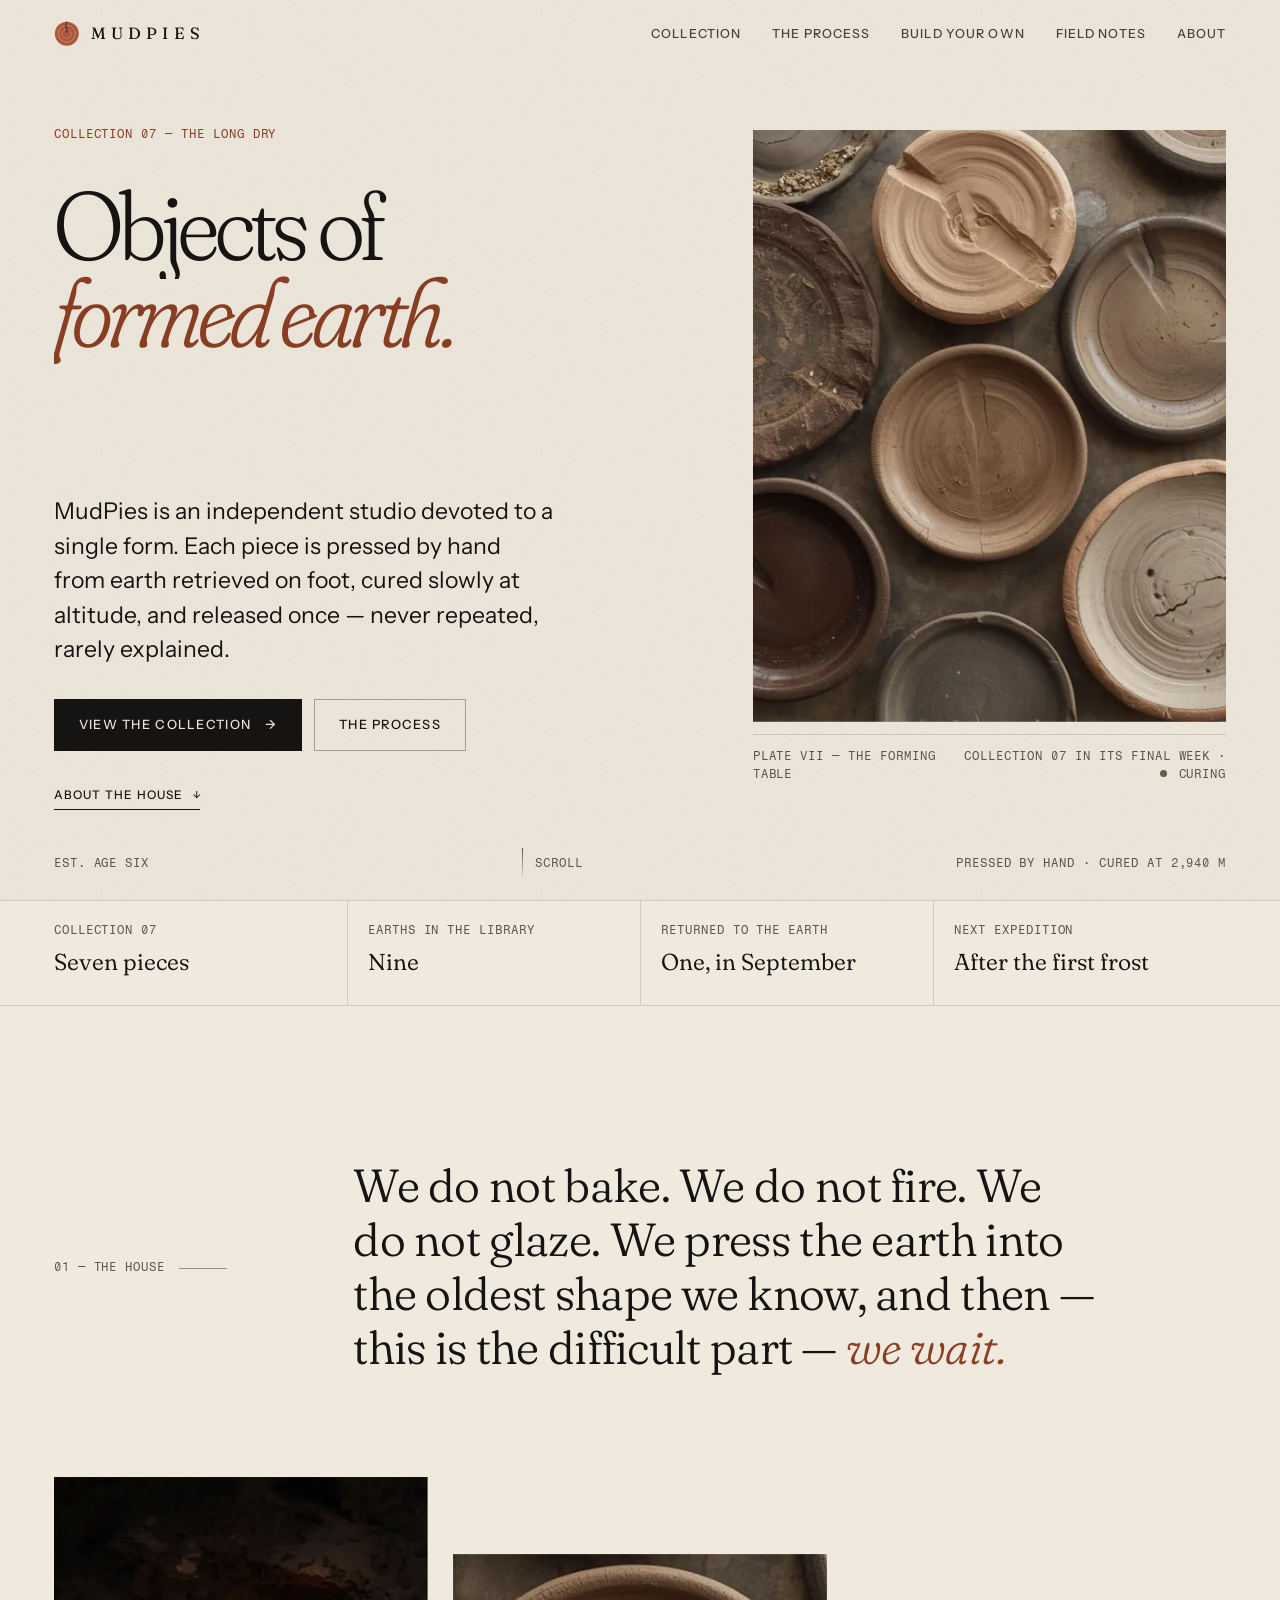
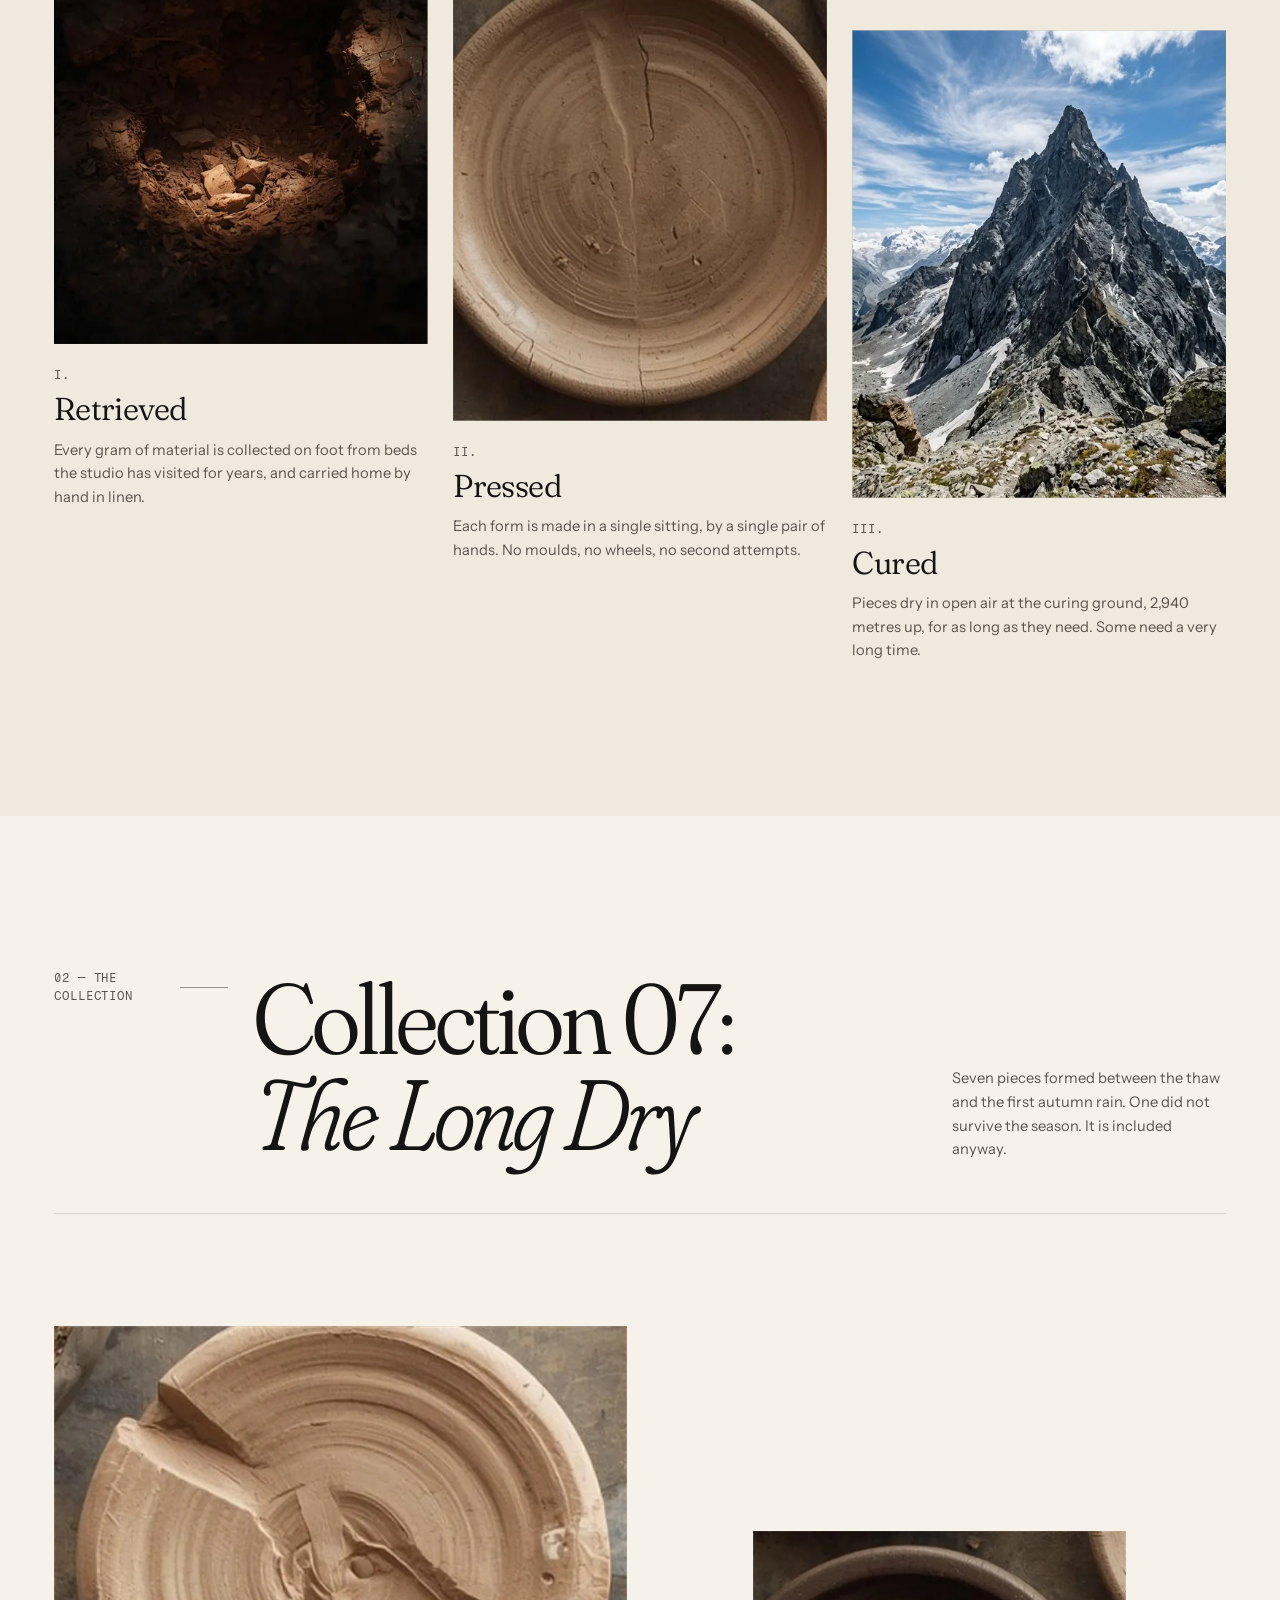
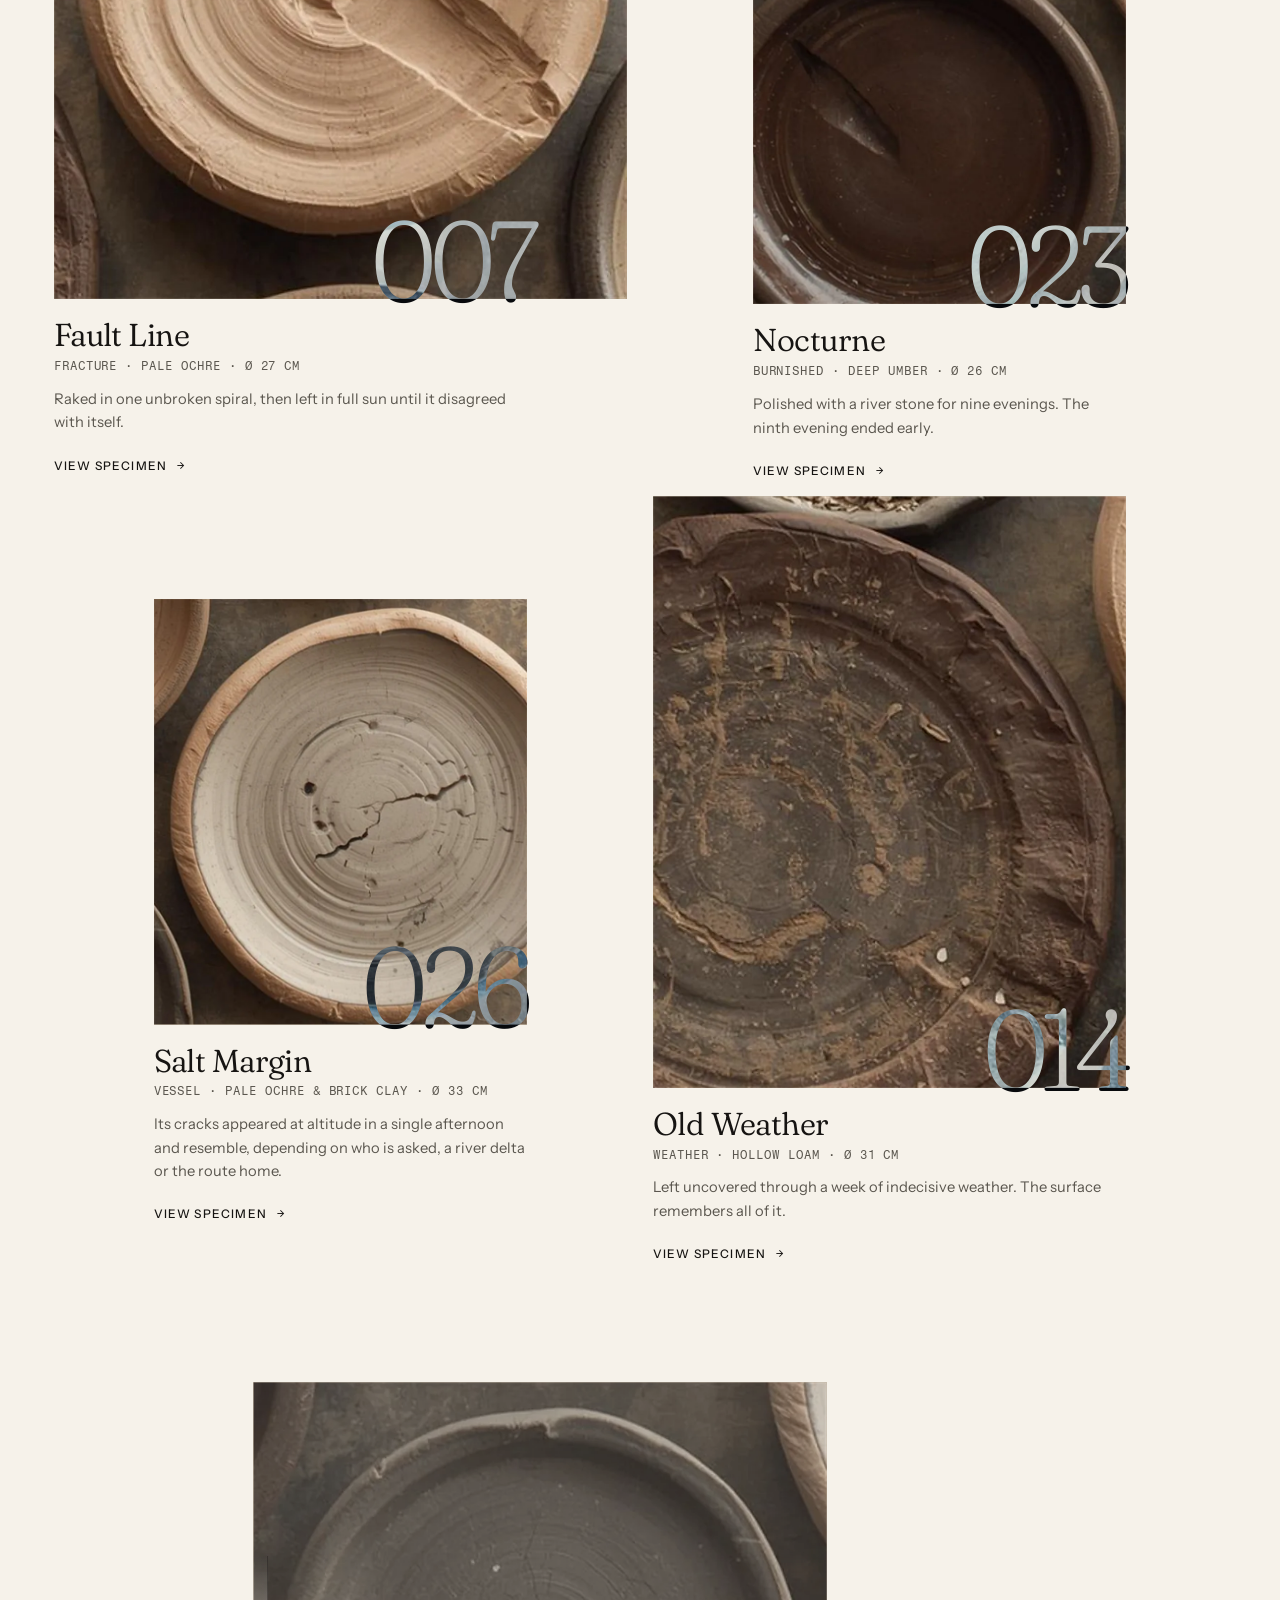
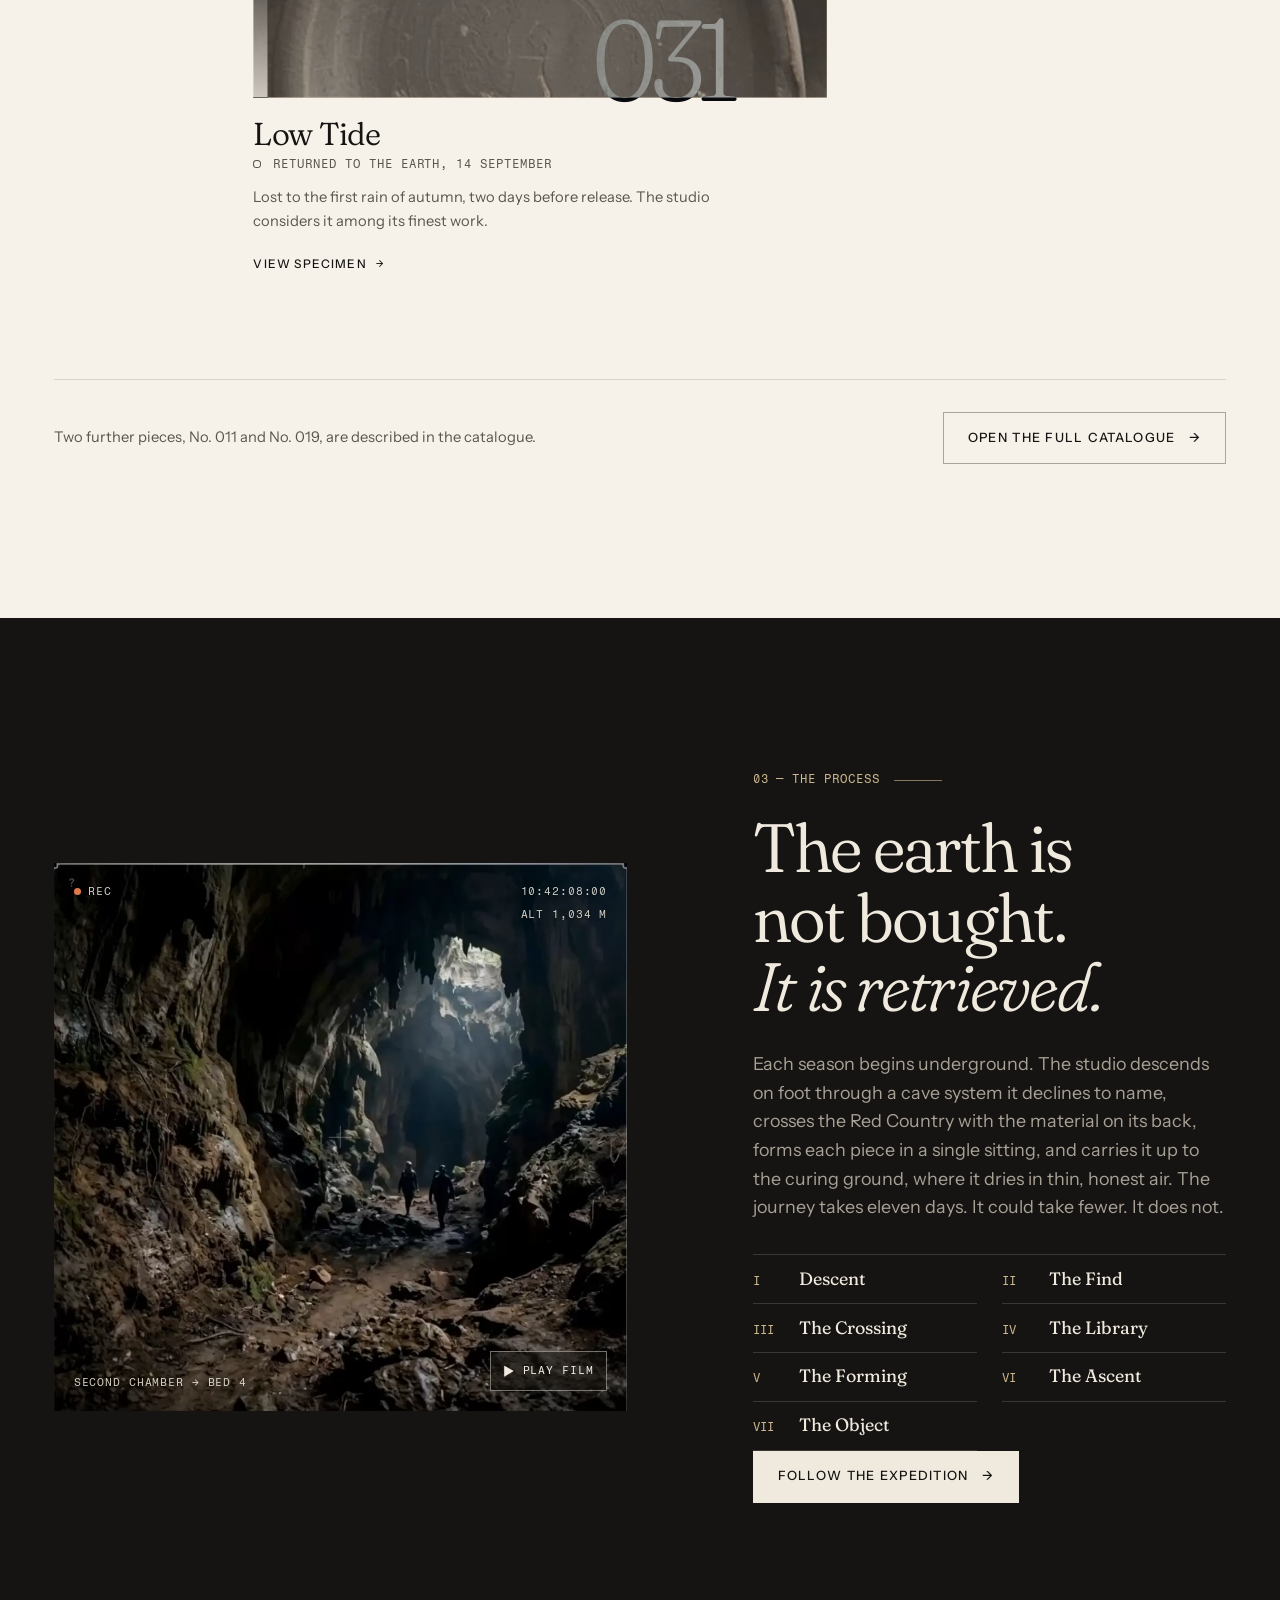
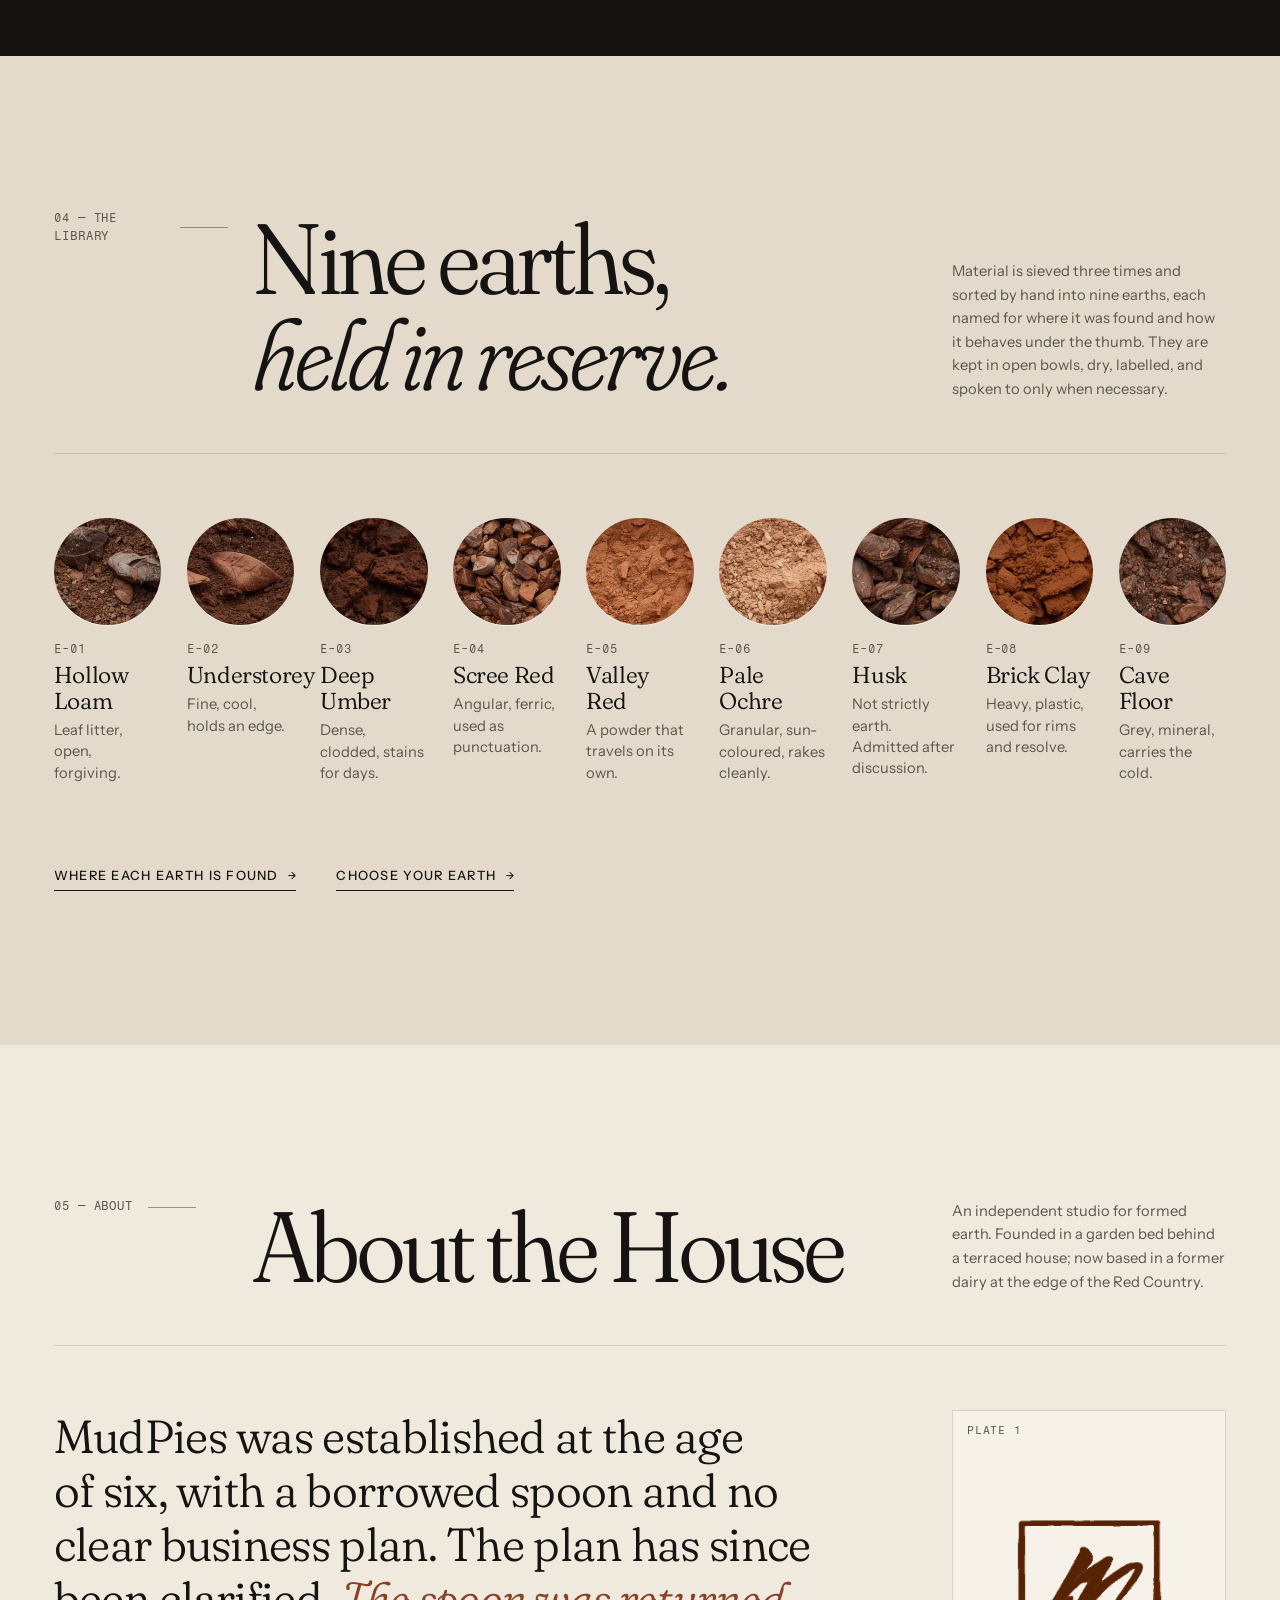
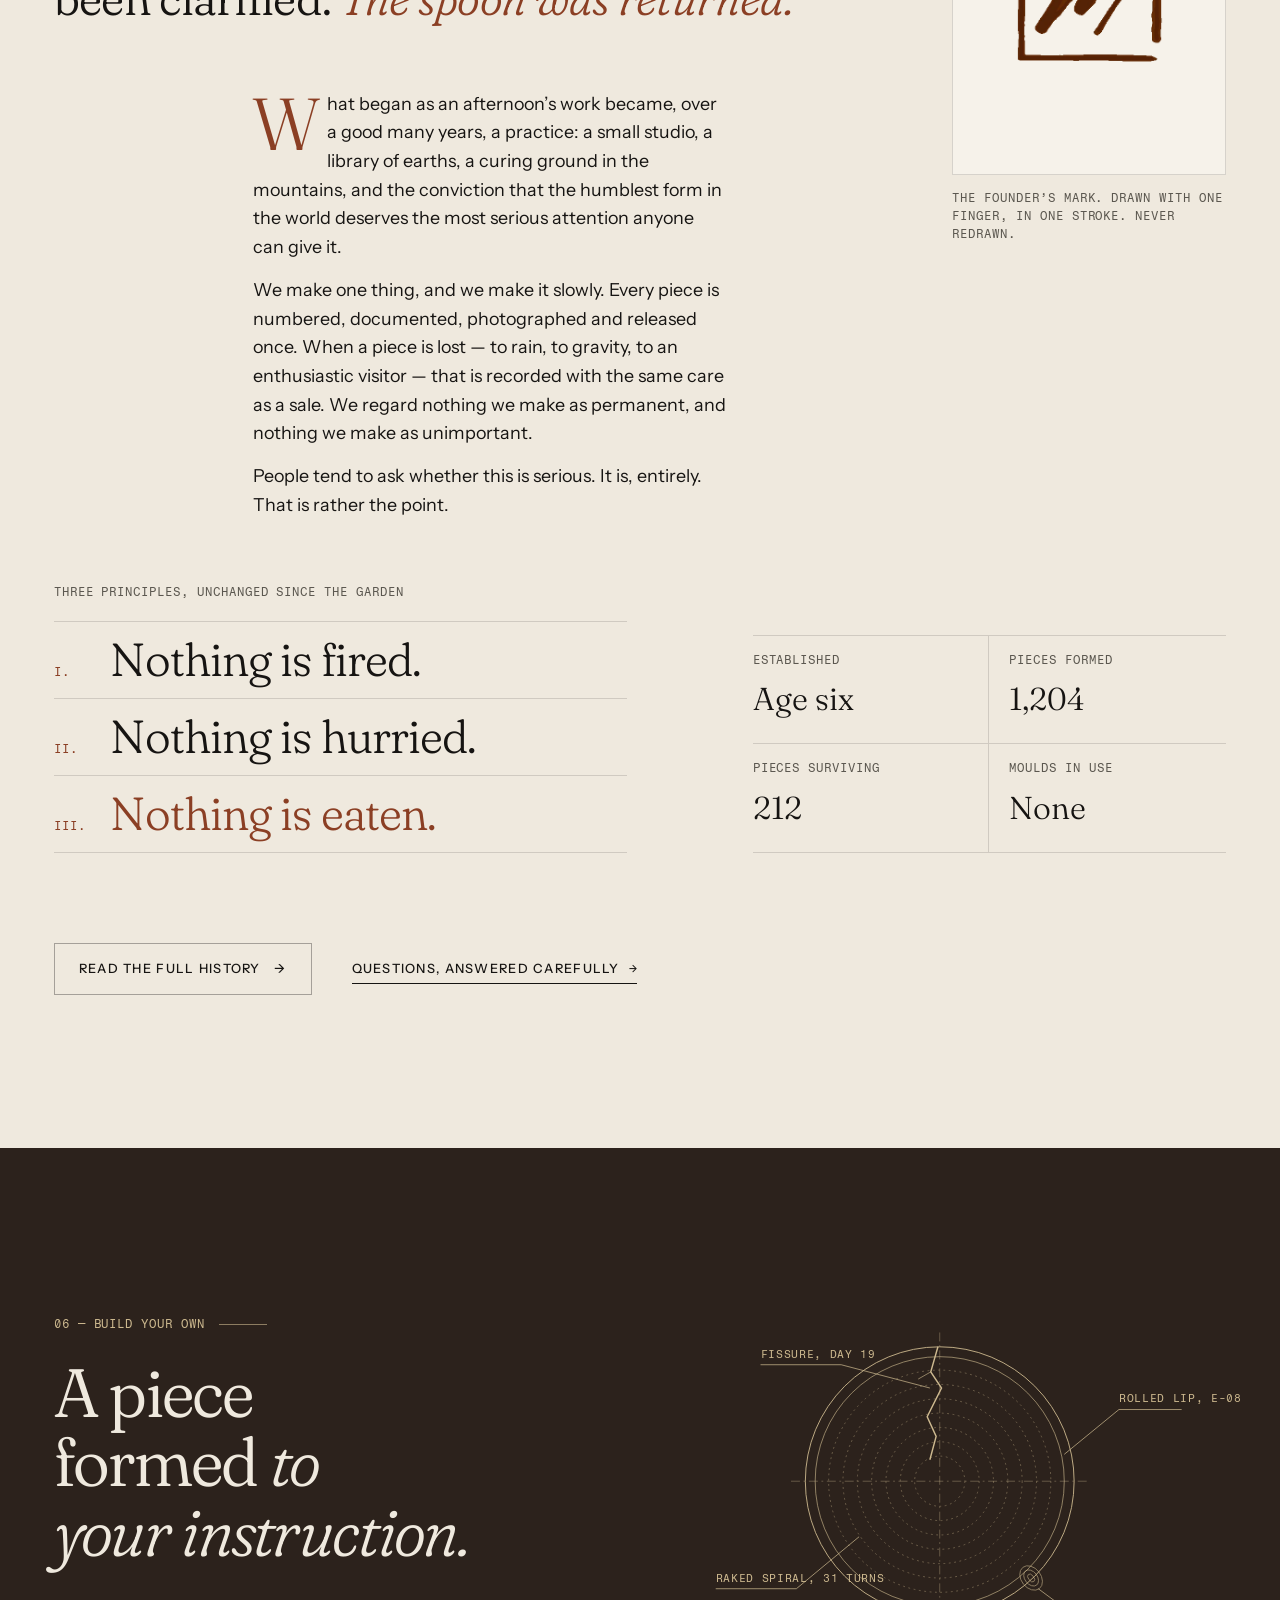
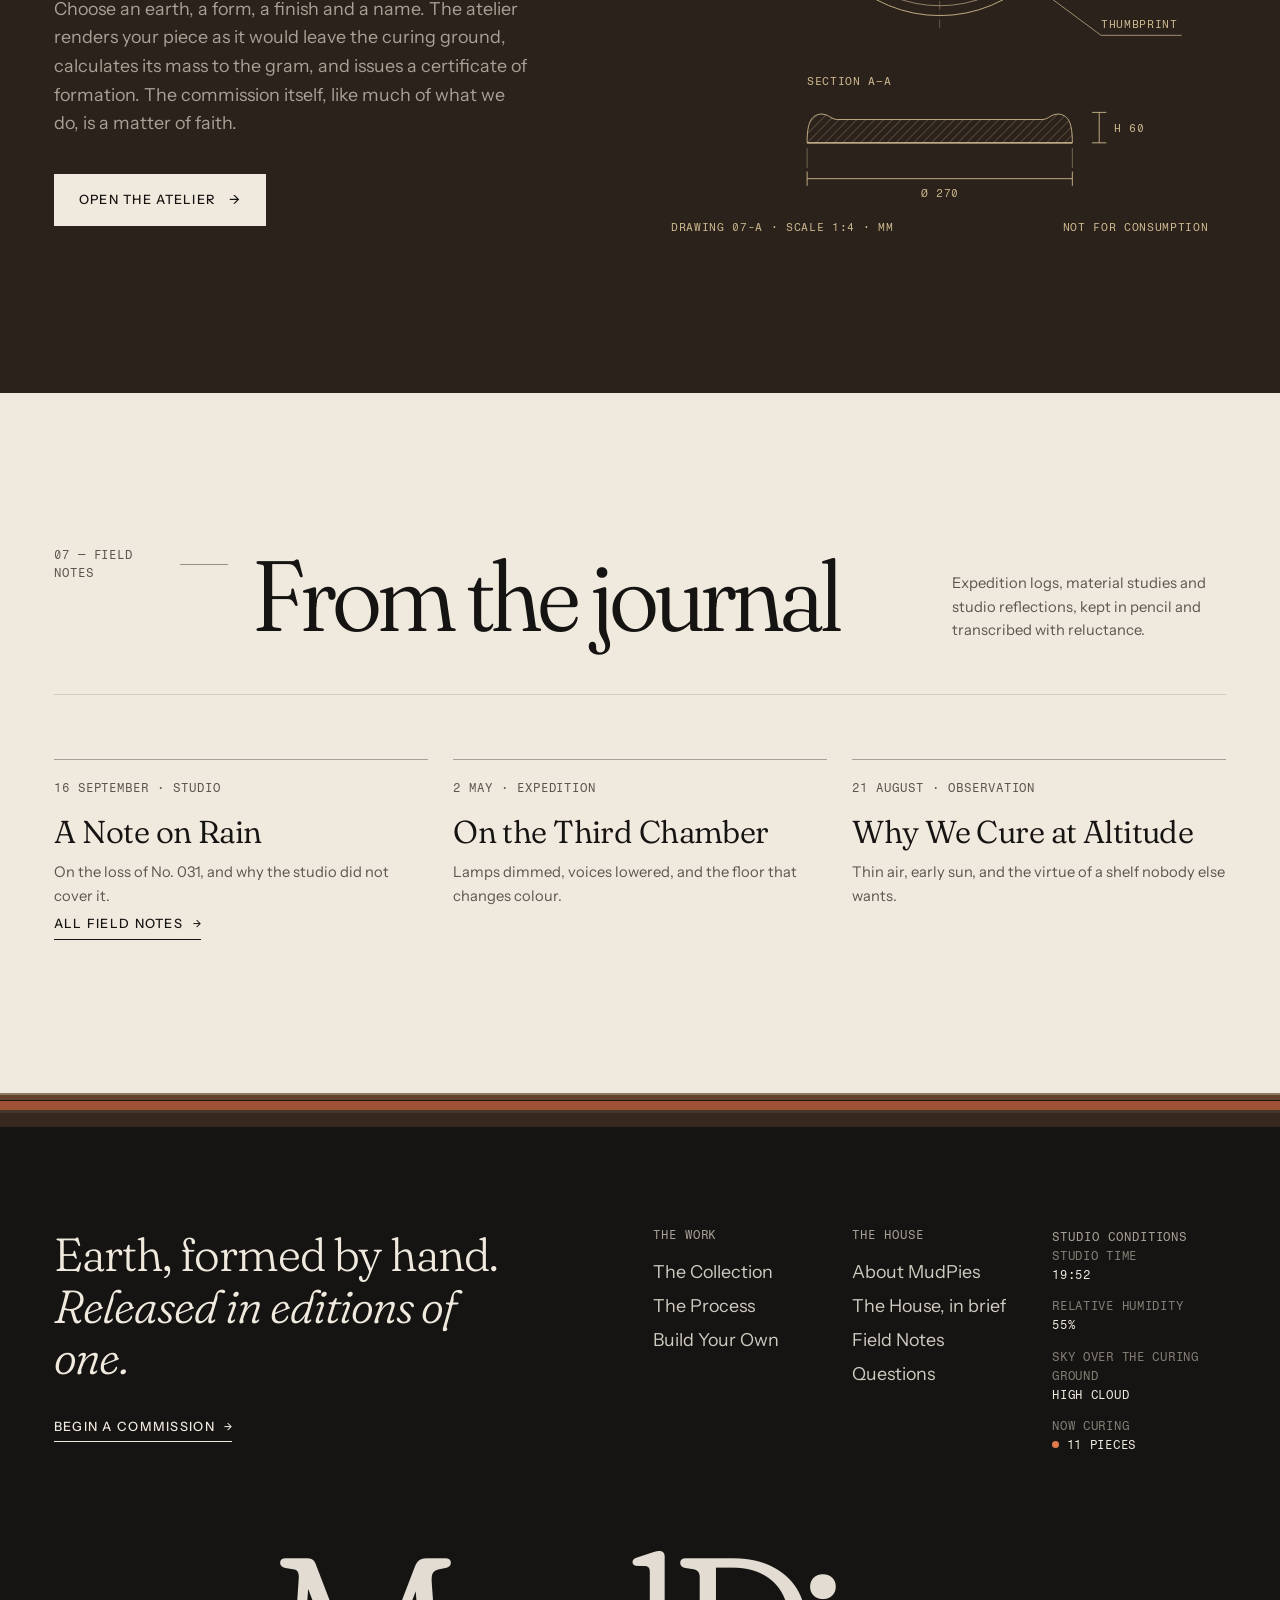
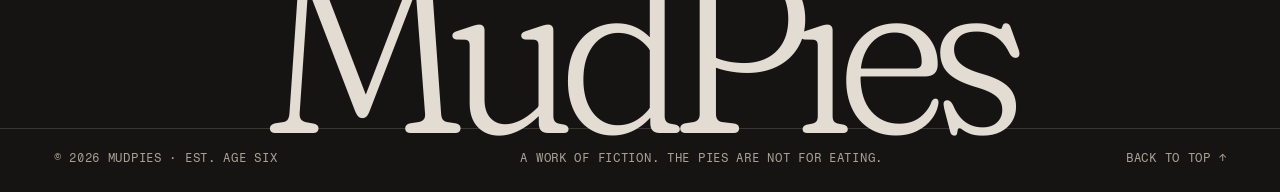
<file: index.html>
<!doctype html>
<html lang="en">
<head>
<meta charset="utf-8">
<meta name="viewport" content="width=device-width, initial-scale=1, viewport-fit=cover">
<title>MudPies — Objects of Formed Earth</title>
<meta name="description" content="MudPies is an independent studio devoted to a single form: the pie, pressed by hand from earth retrieved on foot and cured at altitude. Collection 07, The Long Dry.">
<meta name="theme-color" content="#efe9de">
<link rel="icon" href="assets/icons/favicon.svg" type="image/svg+xml">
<link rel="apple-touch-icon" href="assets/icons/apple-touch-icon.png">
<meta property="og:type" content="website">
<meta property="og:site_name" content="MudPies">
<meta property="og:title" content="MudPies — Objects of Formed Earth">
<meta property="og:description" content="Pressed by hand from earth retrieved on foot. Cured at altitude. Released in editions of one.">
<meta property="og:image" content="https://jxntb.github.io/mudpies/assets/images/og-image.jpg">
<meta name="twitter:card" content="summary_large_image">
<link rel="preconnect" href="https://fonts.googleapis.com">
<link rel="preconnect" href="https://fonts.gstatic.com" crossorigin>
<link rel="stylesheet" href="https://fonts.googleapis.com/css2?family=Fraunces:ital,opsz,wght,SOFT@0,9..144,300..600,0..100;1,9..144,300..600,0..100&family=Instrument+Sans:wght@400..600&family=Fragment+Mono&display=swap">
<link rel="stylesheet" href="assets/css/main.css">
<link rel="stylesheet" href="assets/css/home.css">
<script>(function(d){var c=d.documentElement.classList;c.add('js');if(!window.matchMedia('(prefers-reduced-motion: reduce)').matches)c.add('motion-ok');setTimeout(function(){if(!(window.MudPies&&window.MudPies.ready))c.remove('motion-ok')},2500)})(document)</script>
<script src="assets/js/site.js" defer></script>
<script src="assets/js/home.js" defer></script>
</head>
<body id="top">
<a class="skip-link" href="#main">Skip to content</a>

<header class="site-header" data-header>
  <div class="site-header__inner">
    <a class="brand" href="index.html" aria-label="MudPies, home">
      <svg class="brand__mark" viewBox="0 0 64 64" aria-hidden="true" focusable="false"><circle cx="32" cy="32" r="30" fill="currentColor"/><circle cx="32" cy="32" r="21" fill="none" stroke="#efe9de" stroke-opacity=".42" stroke-width="2"/><circle cx="32" cy="32" r="11.5" fill="none" stroke="#efe9de" stroke-opacity=".32" stroke-width="2"/><path d="M31.5 2.5 29 13.5l4.6 5.6-3 8.4" fill="none" stroke="#161412" stroke-opacity=".72" stroke-width="2.6" stroke-linecap="round" stroke-linejoin="round"/></svg>
      <span class="brand__word">MudPies</span>
    </a>
    <nav class="site-nav" aria-label="Primary">
      <ul>
        <li><a href="collection.html">Collection</a></li>
        <li><a href="process.html">The Process</a></li>
        <li><a href="build.html">Build Your Own</a></li>
        <li><a href="field-notes.html">Field Notes</a></li>
        <li><a href="about.html">About</a></li>
      </ul>
    </nav>
    <button class="menu-toggle" type="button" data-menu-toggle aria-expanded="false" aria-controls="site-menu">
      <span data-menu-label>Menu</span>
      <span class="menu-toggle__icon" aria-hidden="true"></span>
    </button>
  </div>
</header>
<nav class="site-menu" id="site-menu" aria-label="Menu">
  <ul class="site-menu__list" role="list">
    <li style="--i:0"><a href="index.html" aria-current="page"><span>00</span>Home</a></li>
    <li style="--i:1"><a href="collection.html"><span>01</span>Collection</a></li>
    <li style="--i:2"><a href="process.html"><span>02</span>The Process</a></li>
    <li style="--i:3"><a href="build.html"><span>03</span>Build Your Own</a></li>
    <li style="--i:4"><a href="field-notes.html"><span>04</span>Field Notes</a></li>
    <li style="--i:5"><a href="about.html"><span>05</span>About</a></li>
    <li style="--i:6"><a href="faq.html"><span>06</span>Questions</a></li>
  </ul>
  <div class="site-menu__foot">
    <span>Collection 07 — The Long Dry</span>
    <span>Studio time <span data-readout-time>—</span></span>
  </div>
</nav>

<main id="main" tabindex="-1">

  <!-- Hero ------------------------------------------------------------------>
  <section class="hero" data-header-tone="light" aria-labelledby="hero-title">
    <div class="wrap hero__grid">
      <p class="label label--accent hero__eyebrow" data-reveal>Collection 07 — The Long Dry</p>
      <h1 class="hero__title" id="hero-title" data-lines>
        <span class="line-mask"><span>Objects of</span></span>
        <span class="line-mask" style="--d:1"><span><em>formed earth.</em></span></span>
      </h1>
      <div class="hero__copy">
        <p class="lede" data-reveal style="--d:3">MudPies is an independent studio devoted to a single form. Each piece is pressed by hand from earth retrieved on foot, cured slowly at altitude, and released once&nbsp;— never repeated, rarely explained.</p>
        <div class="btn-row hero__actions" data-reveal style="--d:4">
          <a class="btn" href="https://www.google.com/search?q=is+mud+safe+to+eat?" target="_blank" rel="noopener" data-collection-cta>View the Collection <span class="arrow" aria-hidden="true">→</span><span class="visually-hidden"> (opens in a new tab)</span></a>
          <a class="btn btn--ghost" href="process.html">The Process</a>
        </div>
        <a class="link-arrow link-arrow--down hero__about" href="#about" data-reveal style="--d:5">About the house</a>
      </div>
      <figure class="hero__figure" data-reveal="mask" style="--d:2">
        <div class="frame hero__frame" data-raking>
          <img src="assets/images/forming-table-1080.webp" srcset="assets/images/forming-table-640.webp 640w, assets/images/forming-table-1080.webp 1080w" sizes="(max-width: 900px) 92vw, 42vw" width="1080" height="1080" fetchpriority="high" alt="Seen from above on a stone table: Collection 07 in its final week, shallow formed discs of pale, grey and dark earth, raked, rimmed and cracked.">
          <span class="raking-light" aria-hidden="true"></span>
        </div>
        <figcaption class="hero__caption">
          <span class="label">Plate VII — The forming table</span>
          <span class="label">Collection 07 in its final week · <span class="nowrap"><span class="status-dot"></span> Curing</span></span>
        </figcaption>
      </figure>
    </div>
    <div class="wrap hero__foot" aria-hidden="true">
      <span class="label">Est. age six</span>
      <span class="label hero__scroll">Scroll</span>
      <span class="label">Pressed by hand · Cured at 2,940&nbsp;m</span>
    </div>
  </section>

  <!-- Ledger ----------------------------------------------------------------->
  <section class="ledger" aria-label="The studio ledger">
    <div class="wrap">
      <dl class="ledger__list">
        <div><dt class="label">Collection 07</dt><dd>Seven pieces</dd></div>
        <div><dt class="label">Earths in the library</dt><dd>Nine</dd></div>
        <div><dt class="label">Returned to the earth</dt><dd>One, in September</dd></div>
        <div><dt class="label">Next expedition</dt><dd>After the first frost</dd></div>
      </dl>
    </div>
  </section>

  <!-- 01 The House ------------------------------------------------------------>
  <section class="section house" aria-labelledby="house-title">
    <div class="wrap">
      <div class="house__head">
        <p class="label label--rule">01 — The House</p>
        <h2 class="statement house__statement" id="house-title" data-reveal>We do not bake. We do not fire. We do not glaze. We press the earth into the oldest shape we know, and then&nbsp;— this is the difficult part&nbsp;— <em>we wait.</em></h2>
      </div>
      <ol class="tenets" role="list">
        <li class="tenet" data-reveal>
          <div class="frame tenet__frame" data-reveal="mask">
            <img src="assets/images/the-find-640.webp" width="640" height="640" loading="lazy" alt="A hollow in dark earth, lit from above, holding a few pale fragments of clay.">
          </div>
          <p class="index-num">I.</p>
          <h3 class="h4">Retrieved</h3>
          <p class="soft">Every gram of material is collected on foot from beds the studio has visited for years, and carried home by hand in linen.</p>
        </li>
        <li class="tenet" data-reveal style="--d:1">
          <div class="frame tenet__frame" data-reveal="mask" style="--d:1">
            <img src="assets/images/no-019.webp" width="800" height="800" loading="lazy" alt="A tan disc pressed by hand, its surface raked in fine rings and crossed by a single hairline crack.">
          </div>
          <p class="index-num">II.</p>
          <h3 class="h4">Pressed</h3>
          <p class="soft">Each form is made in a single sitting, by a single pair of hands. No moulds, no wheels, no second attempts.</p>
        </li>
        <li class="tenet" data-reveal style="--d:2">
          <div class="frame tenet__frame" data-reveal="mask" style="--d:2">
            <img src="assets/images/summit-640.webp" width="640" height="640" loading="lazy" alt="A lone walker on a rocky path beneath a sharp grey peak under a wide blue sky.">
          </div>
          <p class="index-num">III.</p>
          <h3 class="h4">Cured</h3>
          <p class="soft">Pieces dry in open air at the curing ground, 2,940 metres up, for as long as they need. Some need a very long time.</p>
        </li>
      </ol>
    </div>
  </section>

  <!-- 02 The Collection ------------------------------------------------------->
  <section class="section collection-feature tone-paper" aria-labelledby="collection-title">
    <div class="wrap">
      <div class="section-head">
        <p class="section-head__index label label--rule">02 — The Collection</p>
        <h2 class="section-head__title h1" id="collection-title" data-reveal>Collection 07: <em>The&nbsp;Long&nbsp;Dry</em></h2>
        <p class="section-head__aside" data-reveal style="--d:1">Seven pieces formed between the thaw and the first autumn rain. One did not survive the season. It is included anyway.</p>
      </div>

      <div class="specimens">
        <article class="specimen specimen--a">
          <div class="specimen__media frame ticks" data-reveal="mask">
            <img src="assets/images/no-007.webp" width="800" height="800" loading="lazy" alt="A pale sand-coloured disc raked in a tight spiral, split by a deep diagonal fissure that stops short of the centre.">
          </div>
          <div class="specimen__body" data-reveal>
            <p class="specimen__num" aria-hidden="true">007</p>
            <h3 class="specimen__title"><a href="collection.html#no-007"><span class="visually-hidden">No. 007, </span>Fault Line</a></h3>
            <p class="label">Fracture · Pale Ochre · Ø 27 cm</p>
            <p class="specimen__text">Raked in one unbroken spiral, then left in full sun until it disagreed with itself.</p>
            <span class="specimen__cta" aria-hidden="true">View specimen</span>
          </div>
        </article>

        <article class="specimen specimen--b">
          <div class="specimen__media frame ticks" data-reveal="mask">
            <img src="assets/images/no-023.webp" width="760" height="760" loading="lazy" alt="A dark umber dish with a rolled rim and a low burnished shine, chipped once near the edge.">
          </div>
          <div class="specimen__body" data-reveal>
            <p class="specimen__num" aria-hidden="true">023</p>
            <h3 class="specimen__title"><a href="collection.html#no-023"><span class="visually-hidden">No. 023, </span>Nocturne</a></h3>
            <p class="label">Burnished · Deep Umber · Ø 26 cm</p>
            <p class="specimen__text">Polished with a river stone for nine evenings. The ninth evening ended early.</p>
            <span class="specimen__cta" aria-hidden="true">View specimen</span>
          </div>
        </article>

        <article class="specimen specimen--c">
          <div class="specimen__media frame ticks" data-reveal="mask">
            <img src="assets/images/no-026.webp" width="760" height="866" loading="lazy" alt="A pale grey disc with a rim of red clay; a branching network of fine cracks crosses its surface.">
          </div>
          <div class="specimen__body" data-reveal>
            <p class="specimen__num" aria-hidden="true">026</p>
            <h3 class="specimen__title"><a href="collection.html#no-026"><span class="visually-hidden">No. 026, </span>Salt Margin</a></h3>
            <p class="label">Vessel · Pale Ochre &amp; Brick Clay · Ø 33 cm</p>
            <p class="specimen__text">Its cracks appeared at altitude in a single afternoon and resemble, depending on who is asked, a river delta or the route home.</p>
            <span class="specimen__cta" aria-hidden="true">View specimen</span>
          </div>
        </article>

        <article class="specimen specimen--d">
          <div class="specimen__media frame ticks" data-reveal="mask">
            <img src="assets/images/no-014.webp" width="690" height="862" loading="lazy" alt="A dark brown disc with a rough, broken edge, its surface streaked with pale sandy marks.">
          </div>
          <div class="specimen__body" data-reveal>
            <p class="specimen__num" aria-hidden="true">014</p>
            <h3 class="specimen__title"><a href="collection.html#no-014"><span class="visually-hidden">No. 014, </span>Old Weather</a></h3>
            <p class="label">Weather · Hollow Loam · Ø 31 cm</p>
            <p class="specimen__text">Left uncovered through a week of indecisive weather. The surface remembers all of it.</p>
            <span class="specimen__cta" aria-hidden="true">View specimen</span>
          </div>
        </article>

        <article class="specimen specimen--e is-returned">
          <div class="specimen__media frame ticks" data-reveal="mask">
            <img src="assets/images/no-031.webp" width="800" height="440" loading="lazy" alt="The upper half of a dark grey disc; its lower half is missing, dissolved by rain.">
          </div>
          <div class="specimen__body" data-reveal>
            <p class="specimen__num" aria-hidden="true">031</p>
            <h3 class="specimen__title"><a href="collection.html#no-031"><span class="visually-hidden">No. 031, </span>Low Tide</a></h3>
            <p class="label"><span class="status-dot status-dot--returned"></span> Returned to the earth, 14 September</p>
            <p class="specimen__text">Lost to the first rain of autumn, two days before release. The studio considers it among its finest work.</p>
            <span class="specimen__cta" aria-hidden="true">View specimen</span>
          </div>
        </article>
      </div>

      <div class="collection-feature__foot">
        <p class="soft">Two further pieces, No. 011 and No. 019, are described in the catalogue.</p>
        <a class="btn btn--ghost" href="collection.html">Open the full catalogue <span class="arrow" aria-hidden="true">→</span></a>
      </div>
    </div>
  </section>

  <!-- 03 The Process ---------------------------------------------------------->
  <section class="section process-teaser tone-dark" data-header-tone="dark" aria-labelledby="process-title">
    <div class="wrap process-teaser__grid">
      <div class="process-teaser__media" data-video-frame>
        <div class="frame frame--dark process-teaser__frame" data-reveal="mask">
          <video data-inview data-timecode-source muted loop playsinline preload="none" poster="assets/images/cave-walk-poster.webp" data-src="assets/videos/cave-walk-1080.mp4" data-src-small="assets/videos/cave-walk-720.mp4" width="1104" height="1056" aria-label="Expedition footage: two members of the studio walk towards the camera through a dim limestone cave."></video>
          <div class="hud" aria-hidden="true">
            <span class="hud__rec"><span class="status-dot status-dot--live"></span> Rec</span>
            <span class="hud__tc" data-timecode>00:00:00:00</span>
            <span class="hud__loc">Second chamber → Bed 4</span>
            <span class="hud__alt">Alt 1,034 m</span>
          </div>
          <button class="video-toggle" type="button" data-video-toggle aria-pressed="false" hidden>
            <span class="video-toggle__icon" aria-hidden="true"></span><span data-video-toggle-label>Play film</span>
          </button>
        </div>
      </div>
      <div class="process-teaser__copy">
        <p class="label label--accent label--rule">03 — The Process</p>
        <h2 class="h2" id="process-title" data-reveal>The earth is not bought. <em>It is retrieved.</em></h2>
        <p class="prose soft" data-reveal style="--d:1">Each season begins underground. The studio descends on foot through a cave system it declines to name, crosses the Red Country with the material on its back, forms each piece in a single sitting, and carries it up to the curing ground, where it dries in thin, honest air. The journey takes eleven days. It could take fewer. It does not.</p>
        <ol class="stage-list" role="list" data-reveal style="--d:2">
          <li><span>I</span>Descent</li>
          <li><span>II</span>The Find</li>
          <li><span>III</span>The Crossing</li>
          <li><span>IV</span>The Library</li>
          <li><span>V</span>The Forming</li>
          <li><span>VI</span>The Ascent</li>
          <li><span>VII</span>The Object</li>
        </ol>
        <a class="btn" href="process.html">Follow the expedition <span class="arrow" aria-hidden="true">→</span></a>
      </div>
    </div>
  </section>

  <!-- 04 The Library ---------------------------------------------------------->
  <section class="section library tone-bone" aria-labelledby="library-title">
    <div class="wrap">
      <div class="section-head">
        <p class="section-head__index label label--rule">04 — The Library</p>
        <h2 class="section-head__title h1" id="library-title" data-reveal>Nine earths, <em>held in reserve.</em></h2>
        <p class="section-head__aside" data-reveal style="--d:1">Material is sieved three times and sorted by hand into nine earths, each named for where it was found and how it behaves under the thumb. They are kept in open bowls, dry, labelled, and spoken to only when necessary.</p>
      </div>
      <ol class="earths" role="list">
        <li class="earth" data-reveal><img class="earth__img" src="assets/images/earth-01.webp" width="400" height="400" loading="lazy" alt=""><span class="label">E-01</span><h3 class="earth__name">Hollow Loam</h3><p class="earth__note">Leaf litter, open, forgiving.</p></li>
        <li class="earth" data-reveal style="--d:1"><img class="earth__img" src="assets/images/earth-02.webp" width="400" height="400" loading="lazy" alt=""><span class="label">E-02</span><h3 class="earth__name">Understorey</h3><p class="earth__note">Fine, cool, holds an edge.</p></li>
        <li class="earth" data-reveal style="--d:2"><img class="earth__img" src="assets/images/earth-03.webp" width="400" height="400" loading="lazy" alt=""><span class="label">E-03</span><h3 class="earth__name">Deep Umber</h3><p class="earth__note">Dense, clodded, stains for days.</p></li>
        <li class="earth" data-reveal style="--d:3"><img class="earth__img" src="assets/images/earth-04.webp" width="400" height="400" loading="lazy" alt=""><span class="label">E-04</span><h3 class="earth__name">Scree Red</h3><p class="earth__note">Angular, ferric, used as punctuation.</p></li>
        <li class="earth" data-reveal style="--d:4"><img class="earth__img" src="assets/images/earth-05.webp" width="400" height="400" loading="lazy" alt=""><span class="label">E-05</span><h3 class="earth__name">Valley Red</h3><p class="earth__note">A powder that travels on its own.</p></li>
        <li class="earth" data-reveal><img class="earth__img" src="assets/images/earth-06.webp" width="400" height="400" loading="lazy" alt=""><span class="label">E-06</span><h3 class="earth__name">Pale Ochre</h3><p class="earth__note">Granular, sun-coloured, rakes cleanly.</p></li>
        <li class="earth" data-reveal style="--d:1"><img class="earth__img" src="assets/images/earth-07.webp" width="400" height="400" loading="lazy" alt=""><span class="label">E-07</span><h3 class="earth__name">Husk</h3><p class="earth__note">Not strictly earth. Admitted after discussion.</p></li>
        <li class="earth" data-reveal style="--d:2"><img class="earth__img" src="assets/images/earth-08.webp" width="400" height="400" loading="lazy" alt=""><span class="label">E-08</span><h3 class="earth__name">Brick Clay</h3><p class="earth__note">Heavy, plastic, used for rims and resolve.</p></li>
        <li class="earth" data-reveal style="--d:3"><img class="earth__img" src="assets/images/earth-09.webp" width="400" height="400" loading="lazy" alt=""><span class="label">E-09</span><h3 class="earth__name">Cave Floor</h3><p class="earth__note">Grey, mineral, carries the cold.</p></li>
      </ol>
      <div class="library__foot">
        <a class="link-arrow" href="process.html#library">Where each earth is found</a>
        <a class="link-arrow" href="build.html">Choose your earth</a>
      </div>
    </div>
  </section>

  <!-- 05 About ----------------------------------------------------------------->
  <section class="section about" id="about" data-header-tone="light" aria-labelledby="about-title">
    <div class="wrap">
      <div class="section-head">
        <p class="section-head__index label label--rule">05 — About</p>
        <h2 class="section-head__title h1" id="about-title" data-reveal>About the House</h2>
        <p class="section-head__aside" data-reveal style="--d:1">An independent studio for formed earth. Founded in a garden bed behind a terraced house; now based in a former dairy at the edge of the Red Country.</p>
      </div>

      <div class="about__grid">
        <p class="statement about__lead" data-reveal>MudPies was established at the age of six, with a borrowed spoon and no clear business plan. The plan has since been clarified. <em>The spoon was returned.</em></p>

        <div class="about__body prose" data-reveal>
          <p class="dropcap">What began as an afternoon’s work became, over a good many years, a practice: a small studio, a library of earths, a curing ground in the mountains, and the conviction that the humblest form in the world deserves the most serious attention anyone can give it.</p>
          <p>We make one thing, and we make it slowly. Every piece is numbered, documented, photographed and released once. When a piece is lost&nbsp;— to rain, to gravity, to an enthusiastic visitor&nbsp;— that is recorded with the same care as a sale. We regard nothing we make as permanent, and nothing we make as unimportant.</p>
          <p>People tend to ask whether this is serious. It is, entirely. That is rather the point.</p>
        </div>

        <figure class="about__mark" data-reveal style="--d:1">
          <div class="about__mark-plate">
            <img src="assets/images/founders-mark.webp" width="373" height="344" loading="lazy" alt="The founder’s mark: a letter M drawn in a single rough stroke of brown earth inside a hand-drawn square.">
          </div>
          <figcaption class="label">The founder’s mark. Drawn with one finger, in one stroke. Never redrawn.</figcaption>
        </figure>

        <div class="about__principles" data-reveal style="--d:2">
          <p class="label">Three principles, unchanged since the garden</p>
          <ol role="list">
            <li><span>I.</span> Nothing is fired.</li>
            <li><span>II.</span> Nothing is hurried.</li>
            <li><span>III.</span> Nothing is eaten.</li>
          </ol>
        </div>

        <dl class="about__facts" data-reveal style="--d:3">
          <div><dt class="label">Established</dt><dd>Age six</dd></div>
          <div><dt class="label">Pieces formed</dt><dd>1,204</dd></div>
          <div><dt class="label">Pieces surviving</dt><dd>212</dd></div>
          <div><dt class="label">Moulds in use</dt><dd>None</dd></div>
        </dl>
      </div>

      <div class="about__foot">
        <a class="btn btn--ghost" href="about.html">Read the full history <span class="arrow" aria-hidden="true">→</span></a>
        <a class="link-arrow" href="faq.html">Questions, answered carefully</a>
      </div>
    </div>
  </section>

  <!-- 06 Commission ------------------------------------------------------------->
  <section class="section commission tone-earth" data-header-tone="dark" aria-labelledby="commission-title">
    <div class="wrap commission__grid">
      <div class="commission__copy">
        <p class="label label--accent label--rule">06 — Build Your Own</p>
        <h2 class="h2" id="commission-title" data-reveal>A piece formed <em>to your instruction.</em></h2>
        <p class="prose soft" data-reveal style="--d:1">Choose an earth, a form, a finish and a name. The atelier renders your piece as it would leave the curing ground, calculates its mass to the gram, and issues a certificate of formation. The commission itself, like much of what we do, is a matter of faith.</p>
        <div class="btn-row" data-reveal style="--d:2">
          <a class="btn" href="build.html">Open the atelier <span class="arrow" aria-hidden="true">→</span></a>
        </div>
      </div>
      <figure class="commission__drawing" data-reveal style="--d:1">
        <svg viewBox="0 0 640 600" role="img" aria-labelledby="drawing-title">
          <title id="drawing-title">Technical drawing of a MudPie in plan and section: a raked disc 270 millimetres across and 60 millimetres high, with a rolled lip, a fissure and the maker’s thumbprint.</title>
          <defs>
            <pattern id="hatch" width="7" height="7" patternUnits="userSpaceOnUse" patternTransform="rotate(45)">
              <line x1="0" y1="0" x2="0" y2="7" stroke="currentColor" stroke-width="1" opacity=".55"/>
            </pattern>
          </defs>
          <g class="drawing__lines" fill="none" stroke="currentColor" stroke-width="1">
            <!-- plan -->
            <circle cx="320" cy="200" r="150"/>
            <circle cx="320" cy="200" r="139" opacity=".7"/>
            <g opacity=".45" stroke-dasharray="2 4">
              <circle cx="320" cy="200" r="124"/><circle cx="320" cy="200" r="108"/><circle cx="320" cy="200" r="92"/>
              <circle cx="320" cy="200" r="76"/><circle cx="320" cy="200" r="60"/><circle cx="320" cy="200" r="44"/><circle cx="320" cy="200" r="28"/>
            </g>
            <path d="M318 50 L310 78 L322 96 L306 128 L316 150 L309 176" stroke-width="1.6"/>
            <path d="M310 78 L296 86" opacity=".7"/>
            <g opacity=".6"><ellipse cx="422" cy="308" rx="11" ry="15" transform="rotate(-38 422 308)"/><ellipse cx="422" cy="308" rx="7" ry="10" transform="rotate(-38 422 308)"/><ellipse cx="422" cy="308" rx="3" ry="5" transform="rotate(-38 422 308)"/></g>
            <line x1="320" y1="34" x2="320" y2="366" stroke-dasharray="10 4 2 4" opacity=".4"/>
            <line x1="154" y1="200" x2="486" y2="200" stroke-dasharray="10 4 2 4" opacity=".4"/>
            <!-- callouts -->
            <polyline points="309,96 210,70 120,70" opacity=".8"/>
            <polyline points="459,170 520,120 590,120" opacity=".8"/>
            <polyline points="230,262 160,320 70,320" opacity=".8"/>
            <polyline points="430,320 500,372 590,372" opacity=".8"/>
            <!-- section -->
            <path d="M172 492 C172 470 176 462 186 460 C196 459 198 466 206 466 L434 466 C442 466 444 459 454 460 C464 462 468 470 468 492 Z" fill="url(#hatch)"/>
            <line x1="172" y1="492" x2="468" y2="492" stroke-width="1.4"/>
            <line x1="172" y1="532" x2="468" y2="532"/>
            <line x1="172" y1="524" x2="172" y2="540"/><line x1="468" y1="524" x2="468" y2="540"/>
            <line x1="498" y1="458" x2="498" y2="492"/>
            <line x1="490" y1="458" x2="506" y2="458"/><line x1="490" y1="492" x2="506" y2="492"/>
            <line x1="172" y1="498" x2="172" y2="520" opacity=".5"/><line x1="468" y1="498" x2="468" y2="520" opacity=".5"/>
          </g>
          <g class="drawing__text" fill="currentColor">
            <text x="120" y="62">Fissure, day 19</text>
            <text x="520" y="112">Rolled lip, E-08</text>
            <text x="70" y="312">Raked spiral, 31 turns</text>
            <text x="500" y="364">Thumbprint</text>
            <text x="320" y="552" text-anchor="middle">Ø 270</text>
            <text x="514" y="480">H 60</text>
            <text x="172" y="428">Section A–A</text>
            <text x="20" y="590">Drawing 07-A · Scale 1:4 · mm</text>
            <text x="620" y="590" text-anchor="end">Not for consumption</text>
          </g>
        </svg>
      </figure>
    </div>
  </section>

  <!-- 07 Field Notes ------------------------------------------------------------>
  <section class="section notes-teaser" aria-labelledby="notes-title">
    <div class="wrap">
      <div class="section-head">
        <p class="section-head__index label label--rule">07 — Field Notes</p>
        <h2 class="section-head__title h1" id="notes-title" data-reveal>From the journal</h2>
        <p class="section-head__aside" data-reveal style="--d:1">Expedition logs, material studies and studio reflections, kept in pencil and transcribed with reluctance.</p>
      </div>
      <ol class="notes-list" role="list">
        <li class="note-card" data-reveal>
          <p class="label"><time datetime="2026-09-16">16 September</time> · Studio</p>
          <h3 class="h4"><a href="field-notes.html#a-note-on-rain">A Note on Rain</a></h3>
          <p class="soft">On the loss of No. 031, and why the studio did not cover it.</p>
        </li>
        <li class="note-card" data-reveal style="--d:1">
          <p class="label"><time datetime="2026-05-02">2 May</time> · Expedition</p>
          <h3 class="h4"><a href="field-notes.html#the-third-chamber">On the Third Chamber</a></h3>
          <p class="soft">Lamps dimmed, voices lowered, and the floor that changes colour.</p>
        </li>
        <li class="note-card" data-reveal style="--d:2">
          <p class="label"><time datetime="2026-08-21">21 August</time> · Observation</p>
          <h3 class="h4"><a href="field-notes.html#why-we-cure-at-altitude">Why We Cure at Altitude</a></h3>
          <p class="soft">Thin air, early sun, and the virtue of a shelf nobody else wants.</p>
        </li>
      </ol>
      <a class="link-arrow" href="field-notes.html">All field notes</a>
    </div>
  </section>

</main>

<footer class="site-footer tone-dark" data-header-tone="dark">
  <div class="strata" aria-hidden="true"><span></span><span></span><span></span><span></span><span></span><span></span></div>
  <div class="wrap site-footer__top">
    <div class="site-footer__intro">
      <p class="site-footer__statement">Earth, formed by hand. <em>Released in editions of one.</em></p>
      <a class="link-arrow" href="build.html">Begin a commission</a>
    </div>
    <nav class="site-footer__nav" aria-label="Footer">
      <div>
        <h2>The Work</h2>
        <ul role="list">
          <li><a href="collection.html">The Collection</a></li>
          <li><a href="process.html">The Process</a></li>
          <li><a href="build.html">Build Your Own</a></li>
        </ul>
      </div>
      <div>
        <h2>The House</h2>
        <ul role="list">
          <li><a href="about.html">About MudPies</a></li>
          <li><a href="index.html#about">The House, in brief</a></li>
          <li><a href="field-notes.html">Field Notes</a></li>
          <li><a href="faq.html">Questions</a></li>
        </ul>
      </div>
    </nav>
    <div class="site-footer__readout">
      <h2 class="label">Studio conditions</h2>
      <dl class="readout">
        <dt>Studio time</dt><dd data-readout-time>—</dd>
        <dt>Relative humidity</dt><dd data-readout-rh>—</dd>
        <dt>Sky over the curing ground</dt><dd data-readout-sky>—</dd>
        <dt>Now curing</dt><dd><span class="status-dot status-dot--live"></span><span data-readout-curing>—</span></dd>
      </dl>
    </div>
  </div>
  <p class="site-footer__wordmark" aria-hidden="true">MudPies</p>
  <div class="wrap site-footer__base">
    <p>© <span data-year>2026</span> MudPies · Est. age six</p>
    <p>A work of fiction. The pies are not for eating.</p>
    <a href="#top">Back to top ↑</a>
  </div>
</footer>
</body>
</html>
</file>
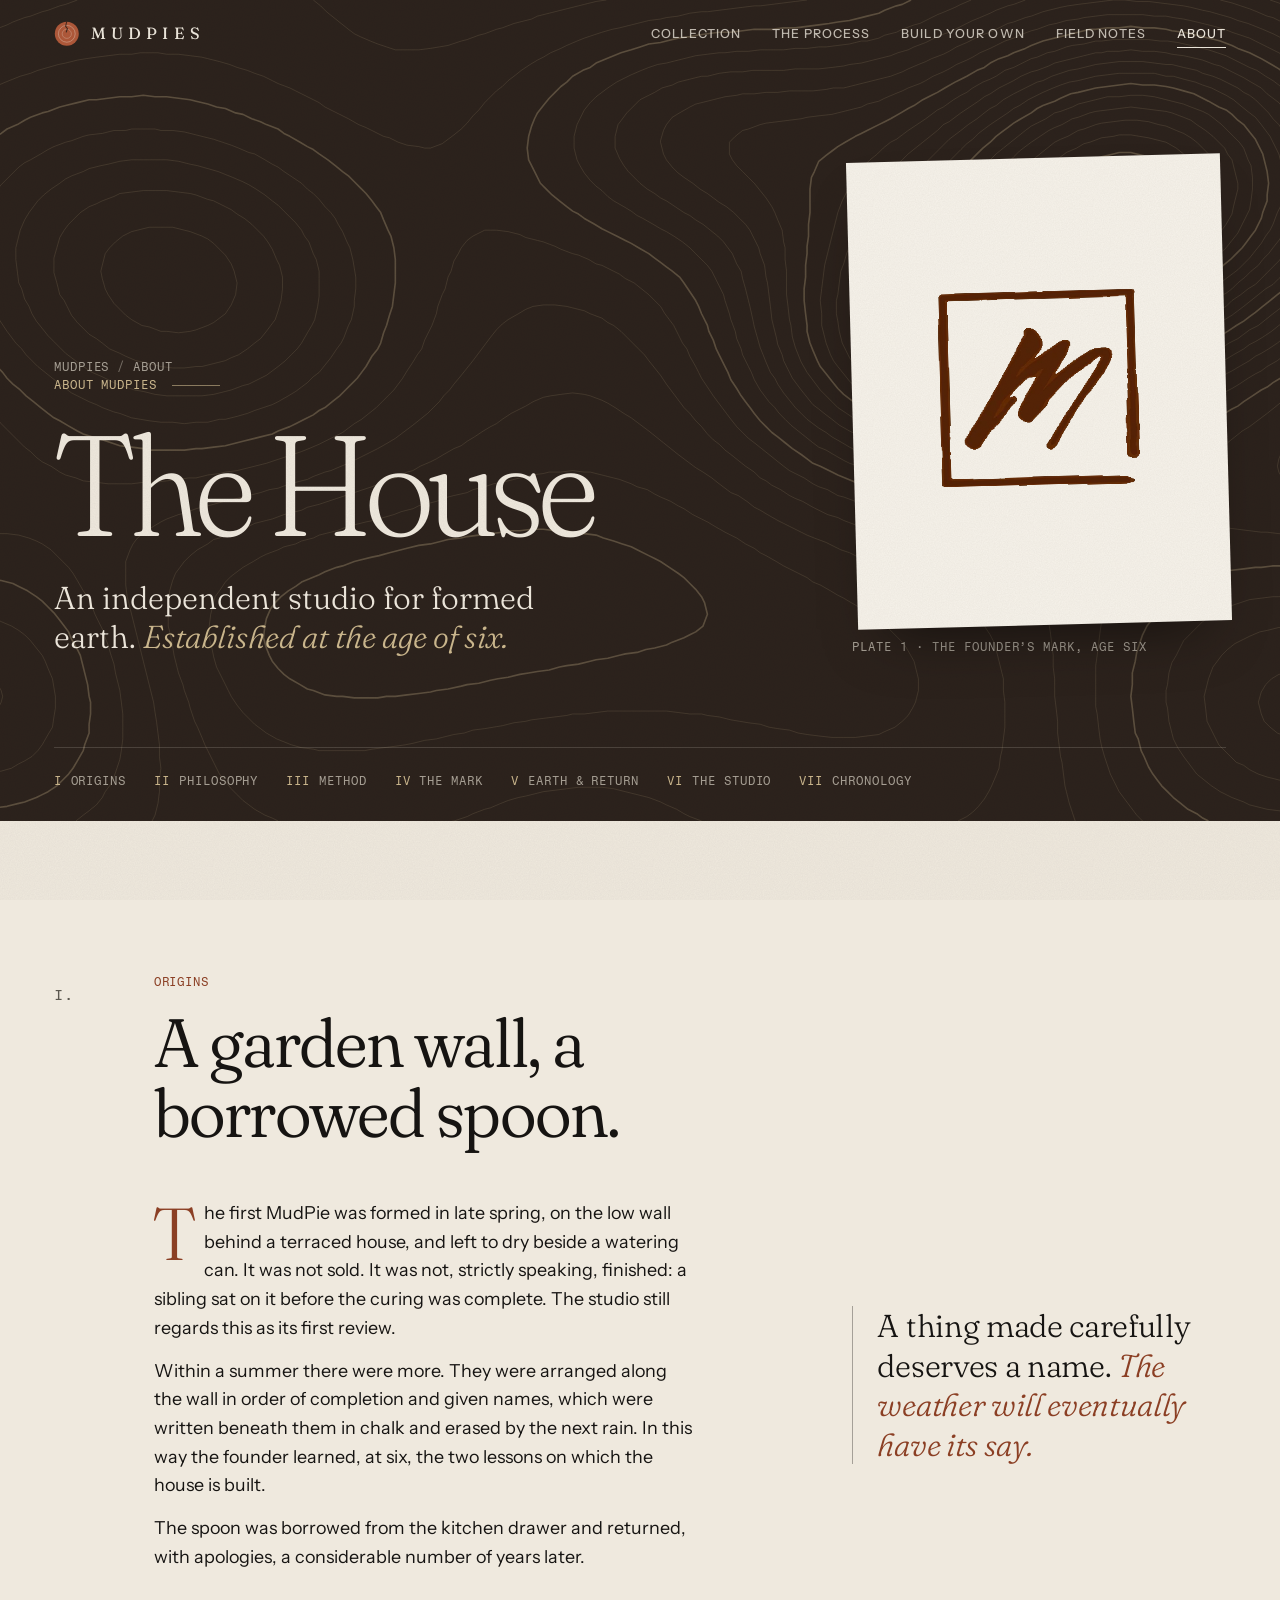
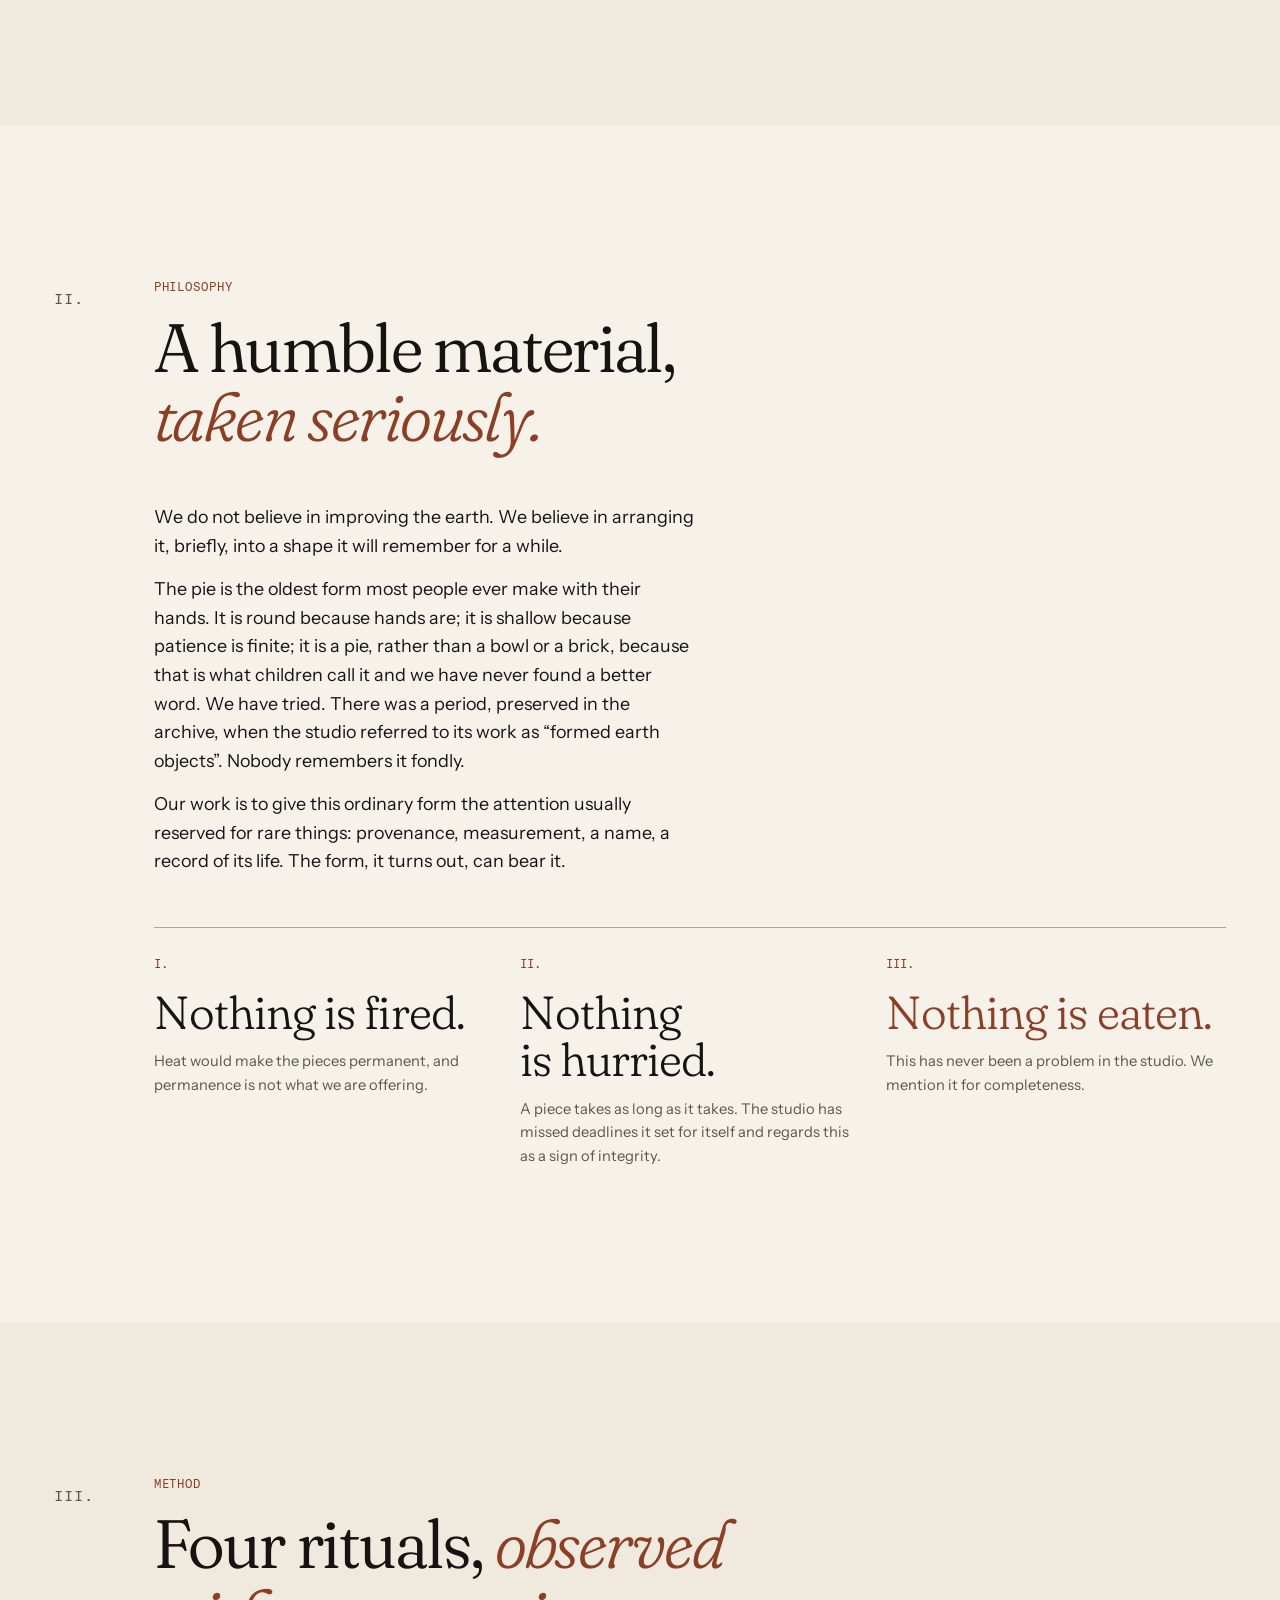
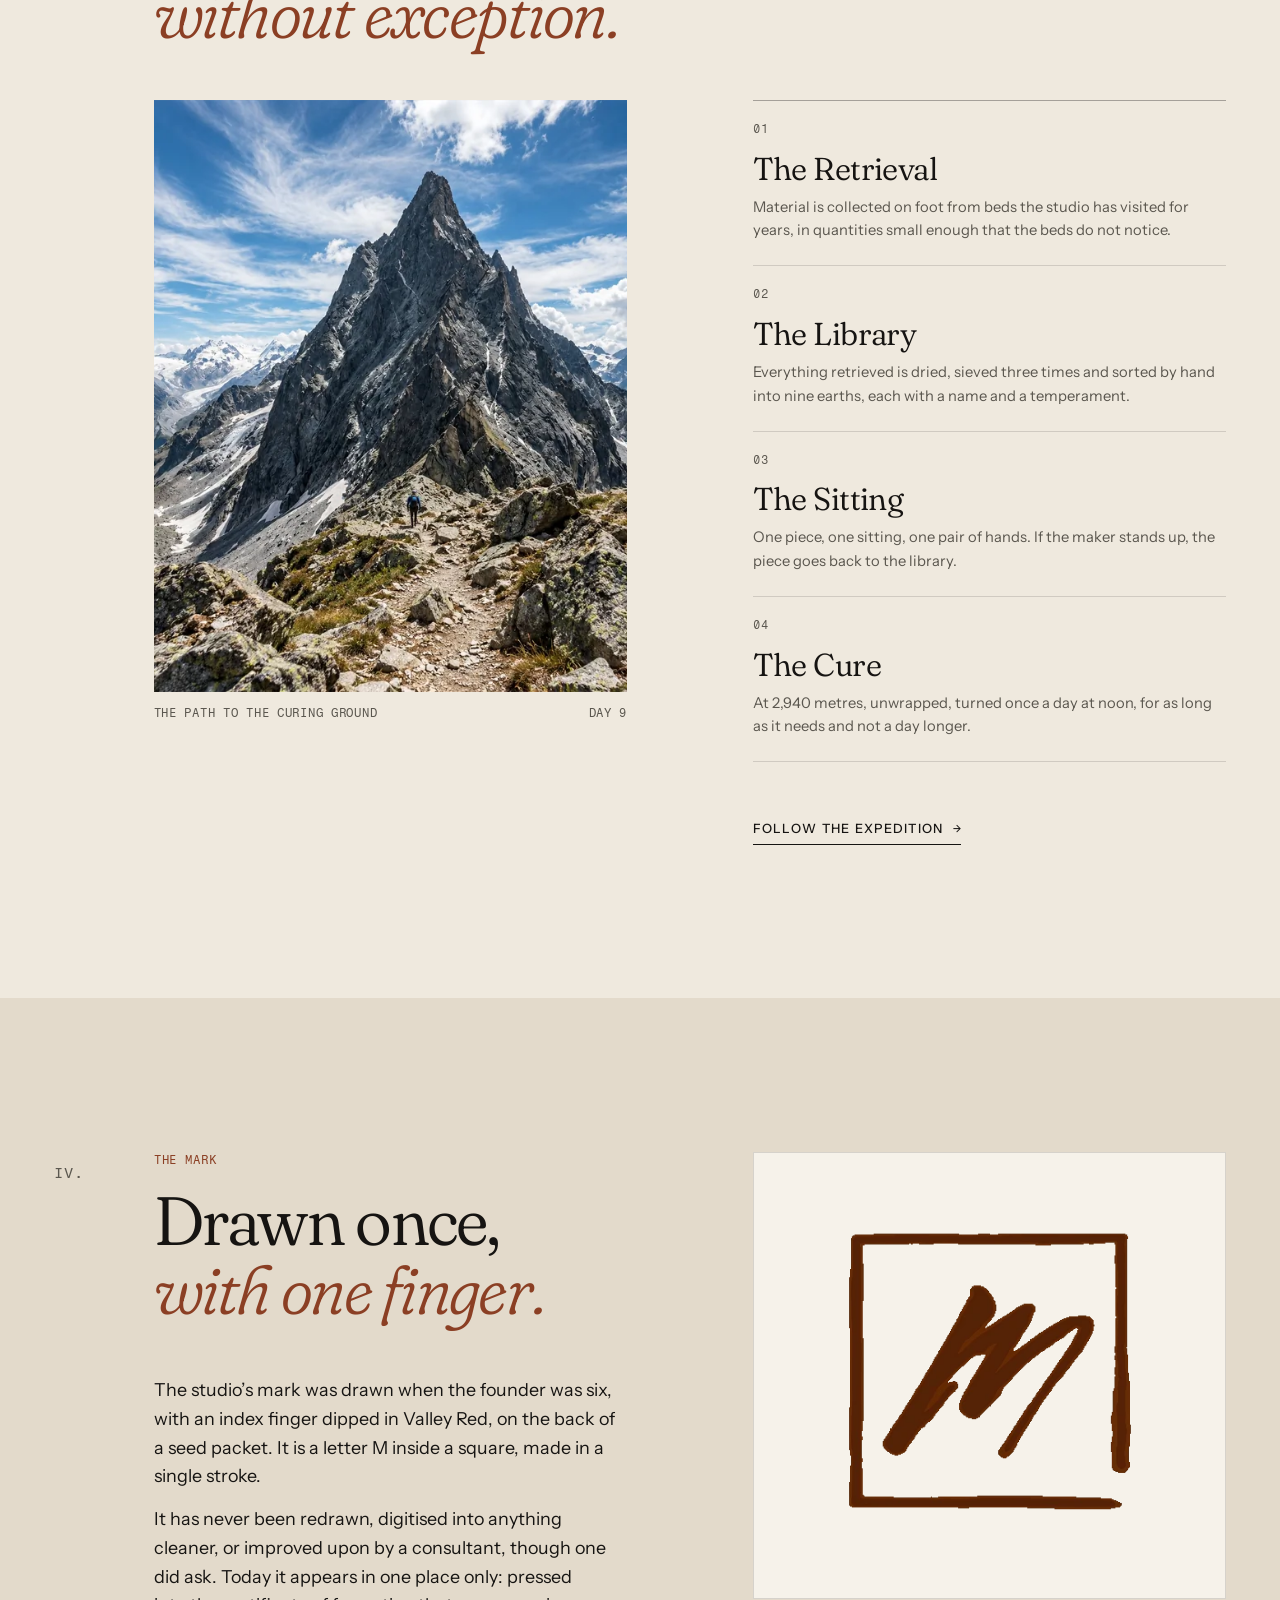
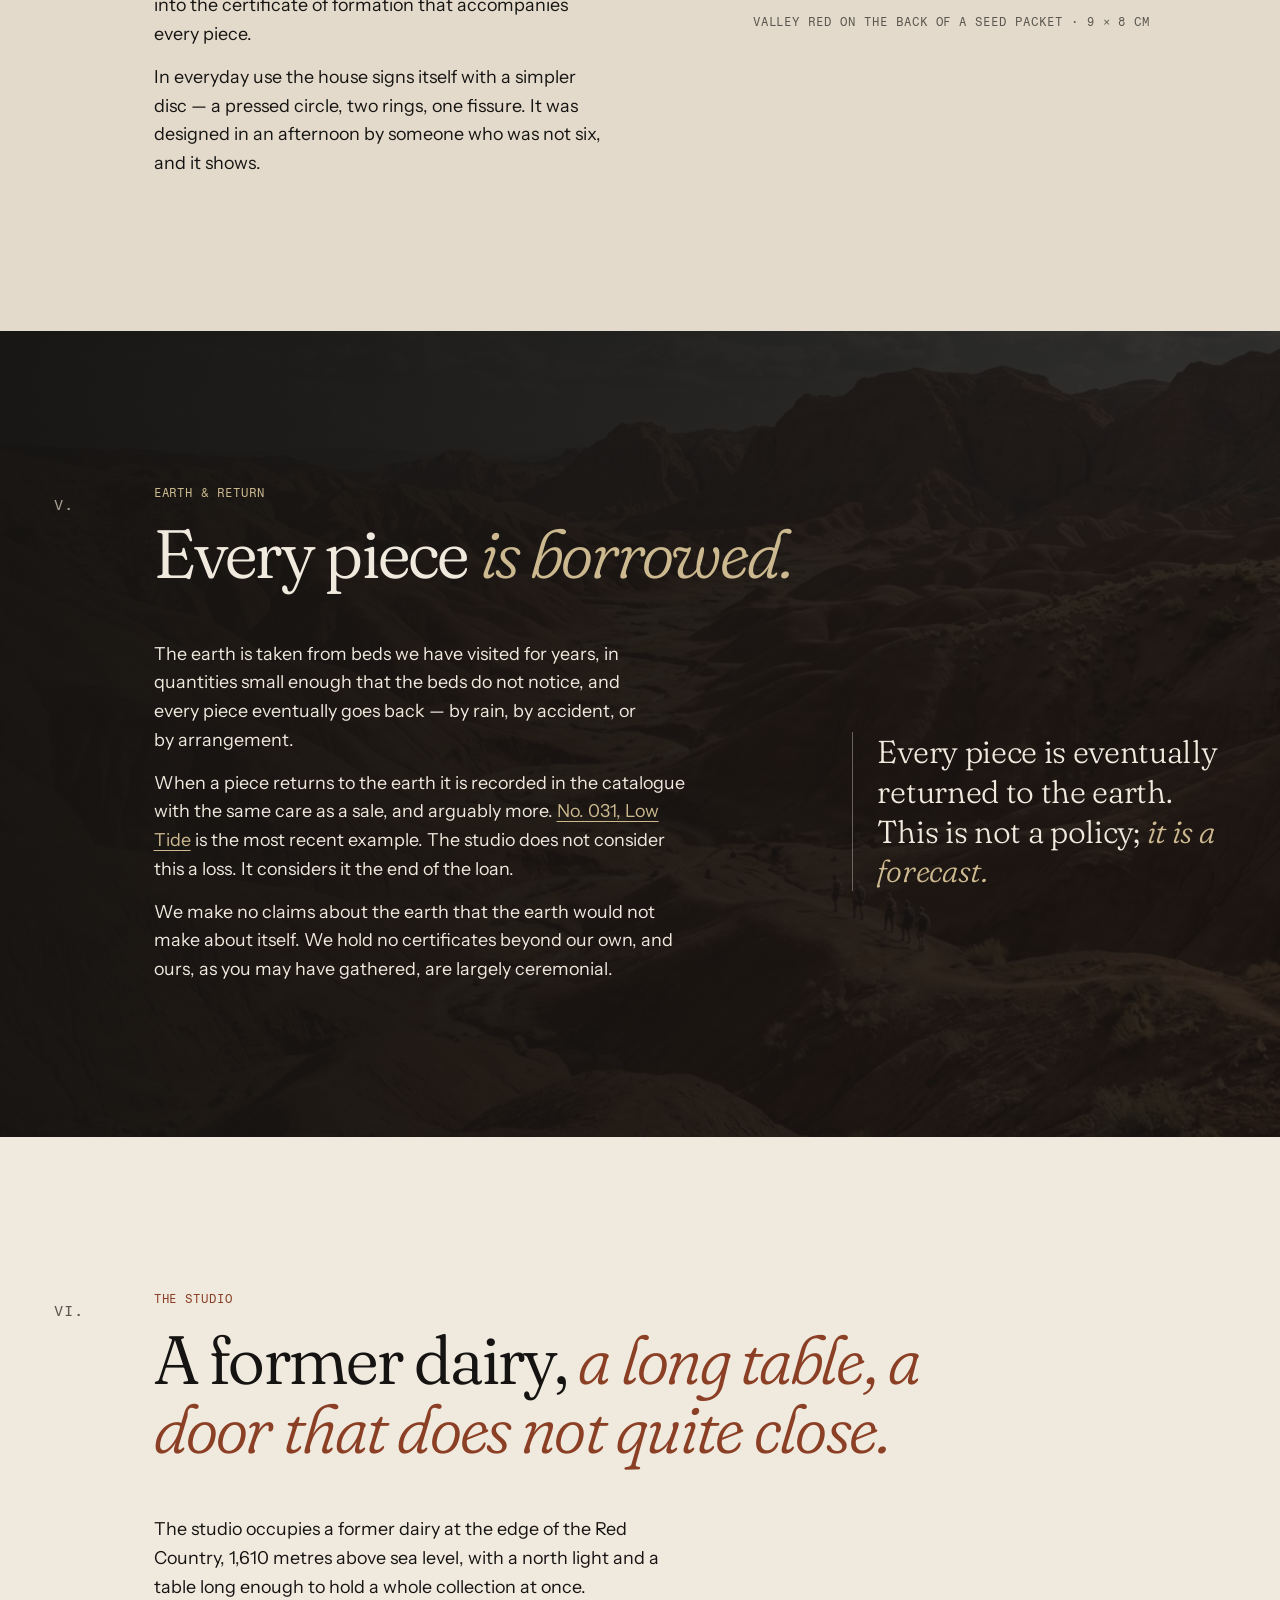
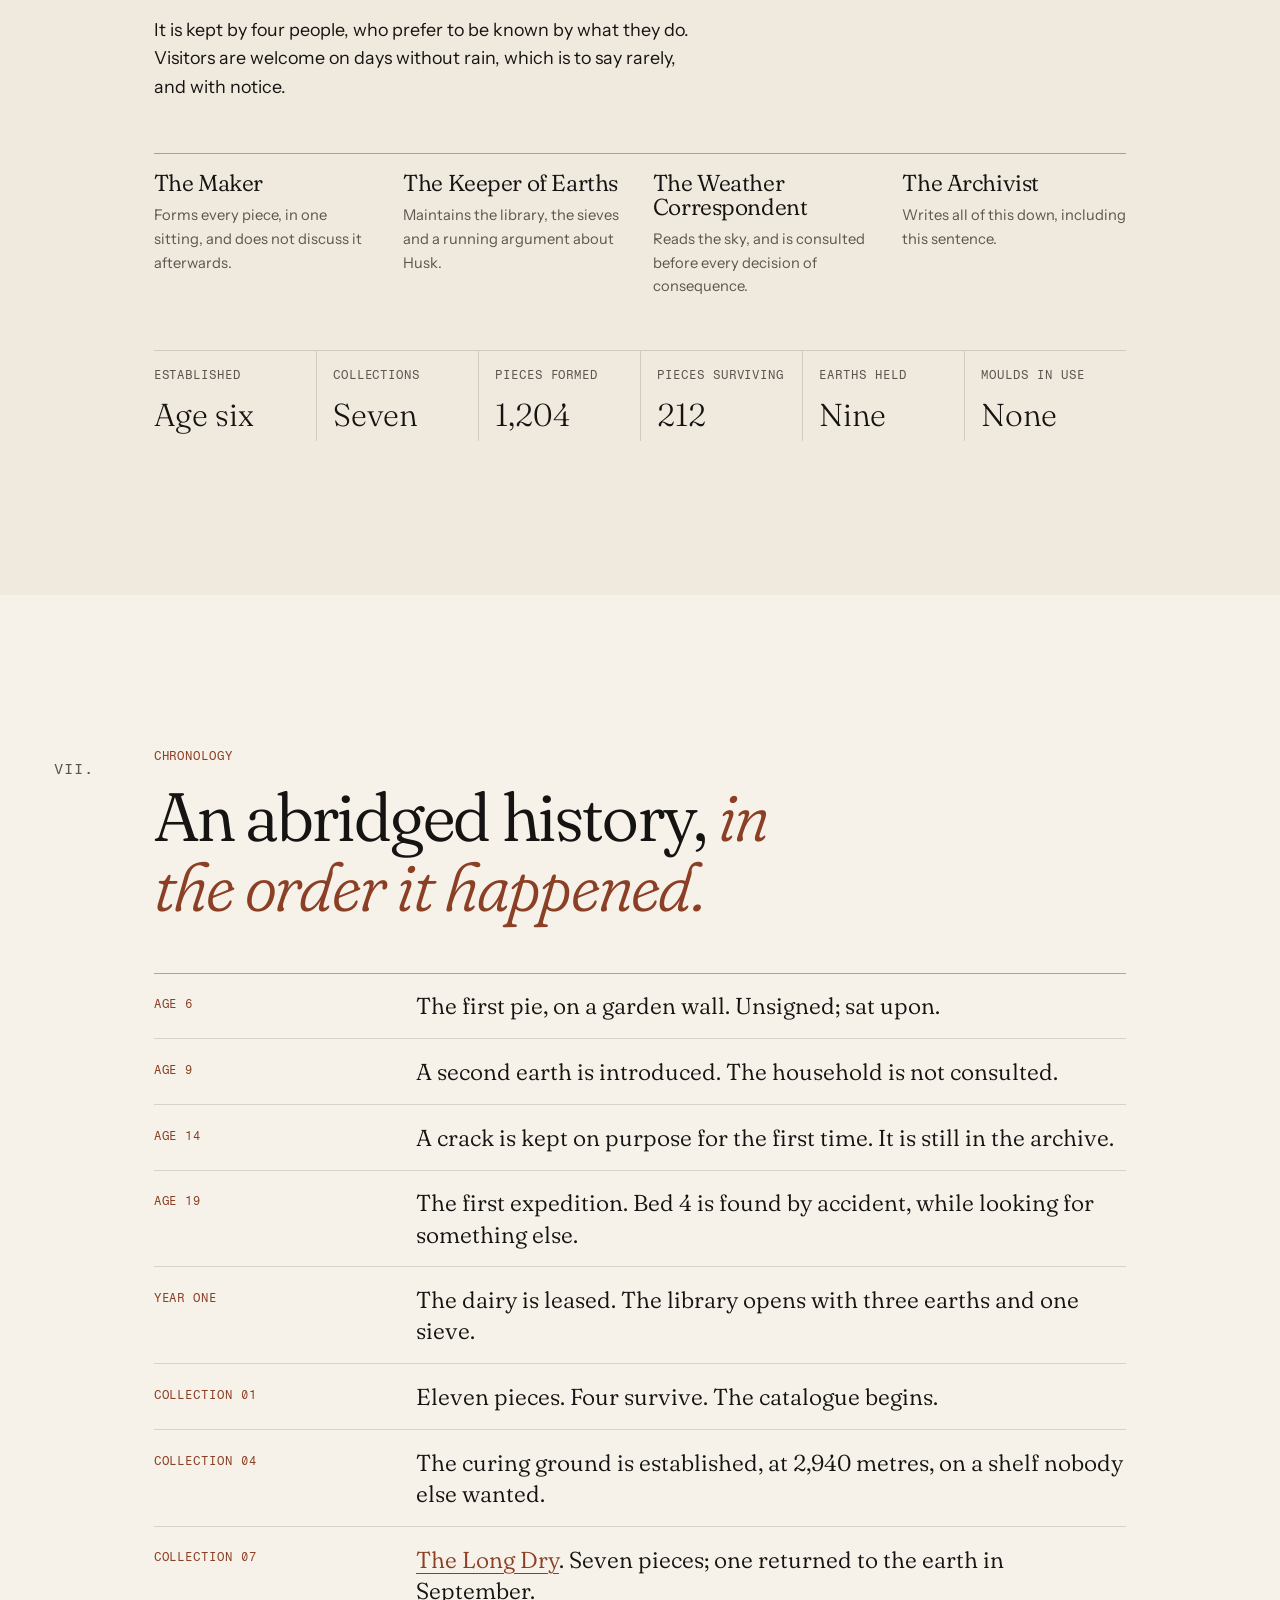
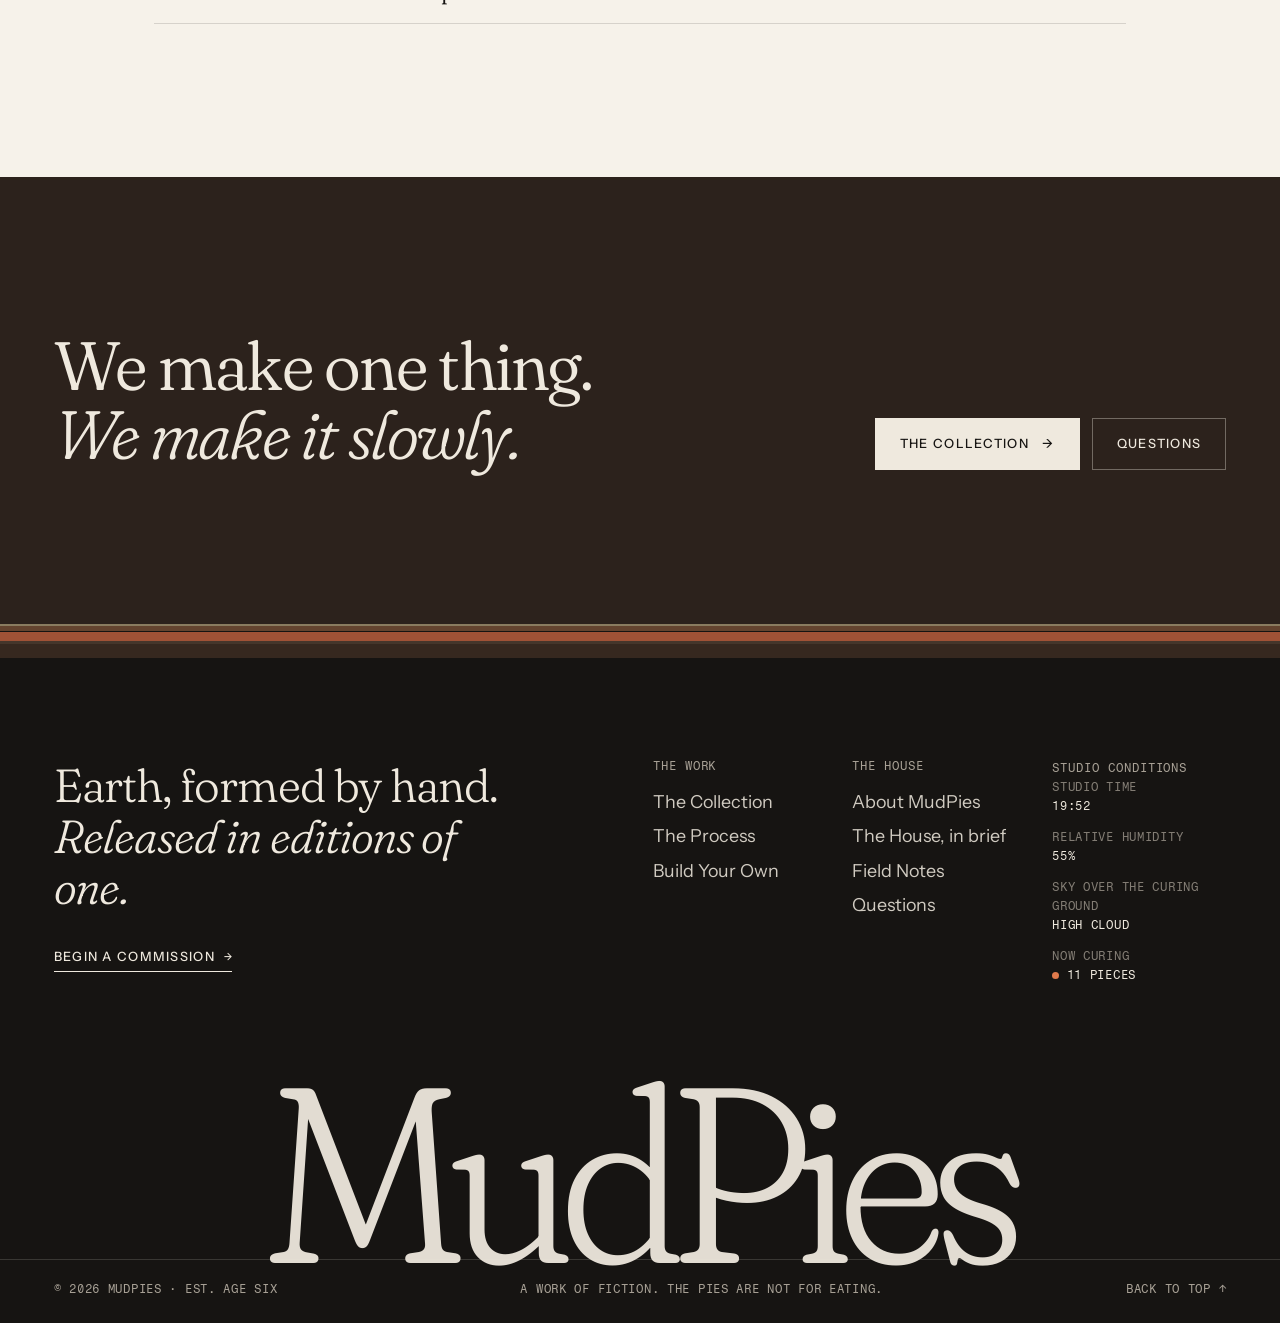
<file: about.html>
<!doctype html>
<html lang="en">
<head>
<meta charset="utf-8">
<meta name="viewport" content="width=device-width, initial-scale=1, viewport-fit=cover">
<title>About — The House · MudPies</title>
<meta name="description" content="About MudPies: an independent studio for formed earth, established at the age of six. Its origins, principles, rituals, its mark, and its arrangement with the earth.">
<meta name="theme-color" content="#2c221c">
<link rel="icon" href="assets/icons/favicon.svg" type="image/svg+xml">
<link rel="apple-touch-icon" href="assets/icons/apple-touch-icon.png">
<meta property="og:type" content="article">
<meta property="og:site_name" content="MudPies">
<meta property="og:title" content="About MudPies — The House">
<meta property="og:description" content="An independent studio for formed earth. Established at the age of six.">
<meta property="og:image" content="https://jxntb.github.io/mudpies/assets/images/og-image.jpg">
<meta name="twitter:card" content="summary_large_image">
<link rel="preconnect" href="https://fonts.googleapis.com">
<link rel="preconnect" href="https://fonts.gstatic.com" crossorigin>
<link rel="stylesheet" href="https://fonts.googleapis.com/css2?family=Fraunces:ital,opsz,wght,SOFT@0,9..144,300..600,0..100;1,9..144,300..600,0..100&family=Instrument+Sans:wght@400..600&family=Fragment+Mono&display=swap">
<link rel="stylesheet" href="assets/css/main.css">
<link rel="stylesheet" href="assets/css/about.css">
<script>(function(d){var c=d.documentElement.classList;c.add('js');if(!window.matchMedia('(prefers-reduced-motion: reduce)').matches)c.add('motion-ok');setTimeout(function(){if(!(window.MudPies&&window.MudPies.ready))c.remove('motion-ok')},2500)})(document)</script>
<script src="assets/js/site.js" defer></script>
</head>
<body id="top" data-header-default="dark">
<a class="skip-link" href="#main">Skip to content</a>

<header class="site-header is-dark" data-header>
  <div class="site-header__inner">
    <a class="brand" href="index.html" aria-label="MudPies, home">
      <svg class="brand__mark" viewBox="0 0 64 64" aria-hidden="true" focusable="false"><circle cx="32" cy="32" r="30" fill="currentColor"/><circle cx="32" cy="32" r="21" fill="none" stroke="#efe9de" stroke-opacity=".42" stroke-width="2"/><circle cx="32" cy="32" r="11.5" fill="none" stroke="#efe9de" stroke-opacity=".32" stroke-width="2"/><path d="M31.5 2.5 29 13.5l4.6 5.6-3 8.4" fill="none" stroke="#161412" stroke-opacity=".72" stroke-width="2.6" stroke-linecap="round" stroke-linejoin="round"/></svg>
      <span class="brand__word">MudPies</span>
    </a>
    <nav class="site-nav" aria-label="Primary">
      <ul>
        <li><a href="collection.html">Collection</a></li>
        <li><a href="process.html">The Process</a></li>
        <li><a href="build.html">Build Your Own</a></li>
        <li><a href="field-notes.html">Field Notes</a></li>
        <li><a href="about.html" aria-current="page">About</a></li>
      </ul>
    </nav>
    <button class="menu-toggle" type="button" data-menu-toggle aria-expanded="false" aria-controls="site-menu">
      <span data-menu-label>Menu</span>
      <span class="menu-toggle__icon" aria-hidden="true"></span>
    </button>
  </div>
</header>
<nav class="site-menu" id="site-menu" aria-label="Menu">
  <ul class="site-menu__list" role="list">
    <li style="--i:0"><a href="index.html"><span>00</span>Home</a></li>
    <li style="--i:1"><a href="collection.html"><span>01</span>Collection</a></li>
    <li style="--i:2"><a href="process.html"><span>02</span>The Process</a></li>
    <li style="--i:3"><a href="build.html"><span>03</span>Build Your Own</a></li>
    <li style="--i:4"><a href="field-notes.html"><span>04</span>Field Notes</a></li>
    <li style="--i:5"><a href="about.html" aria-current="page"><span>05</span>About</a></li>
    <li style="--i:6"><a href="faq.html"><span>06</span>Questions</a></li>
  </ul>
  <div class="site-menu__foot">
    <span>Collection 07 — The Long Dry</span>
    <span>Studio time <span data-readout-time>—</span></span>
  </div>
</nav>

<main id="main" tabindex="-1">

  <section class="about-hero tone-earth" data-header-tone="dark" aria-labelledby="page-title">
    <img class="about-hero__map" src="assets/images/route-contours.svg" width="1000" height="560" alt="" aria-hidden="true">
    <div class="wrap about-hero__grid">
      <div class="about-hero__copy">
        <ol class="trail" role="list">
          <li><a href="index.html">MudPies</a></li>
          <li aria-current="page">About</li>
        </ol>
        <p class="label label--accent label--rule" data-reveal>About MudPies</p>
        <h1 class="display" id="page-title" data-lines>
          <span class="line-mask"><span>The House</span></span>
        </h1>
        <p class="about-hero__sub" data-reveal style="--d:2">An independent studio for formed earth. <em>Established at the age of six.</em></p>
      </div>
      <figure class="about-hero__plate" data-reveal style="--d:3">
        <div class="about-hero__plate-inner">
          <img src="assets/images/founders-mark.webp" width="373" height="344" alt="The founder’s mark: a letter M drawn in a single rough stroke of brown earth inside a hand-drawn square.">
        </div>
        <figcaption class="label">Plate 1 · The founder’s mark, age six</figcaption>
      </figure>
    </div>
    <nav class="wrap chapters" aria-label="Chapters">
      <ol role="list">
        <li><a href="#origins"><span>I</span>Origins</a></li>
        <li><a href="#philosophy"><span>II</span>Philosophy</a></li>
        <li><a href="#method"><span>III</span>Method</a></li>
        <li><a href="#mark"><span>IV</span>The Mark</a></li>
        <li><a href="#return"><span>V</span>Earth &amp; Return</a></li>
        <li><a href="#studio"><span>VI</span>The Studio</a></li>
        <li><a href="#chronology"><span>VII</span>Chronology</a></li>
      </ol>
    </nav>
  </section>

  <!-- I. Origins -->
  <section class="chapter" id="origins" aria-labelledby="origins-title">
    <div class="wrap chapter__grid">
      <p class="chapter__num label">I.</p>
      <div class="chapter__head">
        <p class="label label--accent">Origins</p>
        <h2 class="h2" id="origins-title" data-reveal>A garden wall, a borrowed spoon.</h2>
      </div>
      <div class="chapter__body prose" data-reveal>
        <p class="dropcap">The first MudPie was formed in late spring, on the low wall behind a terraced house, and left to dry beside a watering can. It was not sold. It was not, strictly speaking, finished: a sibling sat on it before the curing was complete. The studio still regards this as its first review.</p>
        <p>Within a summer there were more. They were arranged along the wall in order of completion and given names, which were written beneath them in chalk and erased by the next rain. In this way the founder learned, at six, the two lessons on which the house is built.</p>
        <p>The spoon was borrowed from the kitchen drawer and returned, with apologies, a considerable number of years later.</p>
      </div>
      <blockquote class="chapter__quote" data-reveal>
        <p>A thing made carefully deserves a name. <em>The weather will eventually have its say.</em></p>
      </blockquote>
    </div>
  </section>

  <!-- II. Philosophy -->
  <section class="chapter tone-paper" id="philosophy" aria-labelledby="philosophy-title">
    <div class="wrap chapter__grid">
      <p class="chapter__num label">II.</p>
      <div class="chapter__head">
        <p class="label label--accent">Philosophy</p>
        <h2 class="h2" id="philosophy-title" data-reveal>A humble material, <em>taken seriously.</em></h2>
      </div>
      <div class="chapter__body prose" data-reveal>
        <p>We do not believe in improving the earth. We believe in arranging it, briefly, into a shape it will remember for a while.</p>
        <p>The pie is the oldest form most people ever make with their hands. It is round because hands are; it is shallow because patience is finite; it is a pie, rather than a bowl or a brick, because that is what children call it and we have never found a better word. We have tried. There was a period, preserved in the archive, when the studio referred to its work as “formed earth objects”. Nobody remembers it fondly.</p>
        <p>Our work is to give this ordinary form the attention usually reserved for rare things: provenance, measurement, a name, a record of its life. The form, it turns out, can bear it.</p>
      </div>
      <ol class="principles" role="list" data-reveal>
        <li>
          <span class="principles__n">I.</span>
          <h3>Nothing is fired.</h3>
          <p>Heat would make the pieces permanent, and permanence is not what we are offering.</p>
        </li>
        <li>
          <span class="principles__n">II.</span>
          <h3>Nothing is hurried.</h3>
          <p>A piece takes as long as it takes. The studio has missed deadlines it set for itself and regards this as a sign of integrity.</p>
        </li>
        <li>
          <span class="principles__n">III.</span>
          <h3>Nothing is eaten.</h3>
          <p>This has never been a problem in the studio. We mention it for completeness.</p>
        </li>
      </ol>
    </div>
  </section>

  <!-- III. Method -->
  <section class="chapter chapter--method" id="method" aria-labelledby="method-title">
    <div class="wrap chapter__grid">
      <p class="chapter__num label">III.</p>
      <div class="chapter__head">
        <p class="label label--accent">Method</p>
        <h2 class="h2" id="method-title" data-reveal>Four rituals, <em>observed without exception.</em></h2>
      </div>
      <figure class="chapter__figure" data-reveal="mask">
        <div class="frame ticks">
          <img src="assets/images/ridge-1254.webp" srcset="assets/images/ridge-720.webp 720w, assets/images/ridge-1254.webp 1254w" sizes="(max-width: 900px) 92vw, 40vw" width="1254" height="1254" loading="lazy" alt="A walker on a stony mountain path below a steep grey peak, glaciers in the distance.">
        </div>
        <figcaption class="figcaption"><span>The path to the curing ground</span><span>Day 9</span></figcaption>
      </figure>
      <ol class="rituals" role="list">
        <li data-reveal>
          <p class="label">01</p>
          <h3 class="h4">The Retrieval</h3>
          <p class="soft">Material is collected on foot from beds the studio has visited for years, in quantities small enough that the beds do not notice.</p>
        </li>
        <li data-reveal style="--d:1">
          <p class="label">02</p>
          <h3 class="h4">The Library</h3>
          <p class="soft">Everything retrieved is dried, sieved three times and sorted by hand into nine earths, each with a name and a temperament.</p>
        </li>
        <li data-reveal style="--d:2">
          <p class="label">03</p>
          <h3 class="h4">The Sitting</h3>
          <p class="soft">One piece, one sitting, one pair of hands. If the maker stands up, the piece goes back to the library.</p>
        </li>
        <li data-reveal style="--d:3">
          <p class="label">04</p>
          <h3 class="h4">The Cure</h3>
          <p class="soft">At 2,940 metres, unwrapped, turned once a day at noon, for as long as it needs and not a day longer.</p>
        </li>
      </ol>
      <p class="chapter__link"><a class="link-arrow" href="process.html">Follow the expedition</a></p>
    </div>
  </section>

  <!-- IV. The Mark -->
  <section class="chapter chapter--mark tone-bone" id="mark" aria-labelledby="mark-title">
    <div class="wrap chapter__grid">
      <p class="chapter__num label">IV.</p>
      <div class="chapter__head">
        <p class="label label--accent">The Mark</p>
        <h2 class="h2" id="mark-title" data-reveal>Drawn once, <em>with one finger.</em></h2>
      </div>
      <figure class="mark-plate" data-reveal>
        <img src="assets/images/founders-mark.webp" width="373" height="344" loading="lazy" alt="The founder’s mark, enlarged: the brushy, uneven edges of a finger-drawn M and square.">
        <figcaption class="label">Valley Red on the back of a seed packet · 9 × 8 cm</figcaption>
      </figure>
      <div class="chapter__body prose" data-reveal>
        <p>The studio’s mark was drawn when the founder was six, with an index finger dipped in Valley Red, on the back of a seed packet. It is a letter M inside a square, made in a single stroke.</p>
        <p>It has never been redrawn, digitised into anything cleaner, or improved upon by a consultant, though one did ask. Today it appears in one place only: pressed into the certificate of formation that accompanies every piece.</p>
        <p>In everyday use the house signs itself with a simpler disc&nbsp;— a pressed circle, two rings, one fissure. It was designed in an afternoon by someone who was not six, and it shows.</p>
      </div>
    </div>
  </section>

  <!-- V. Earth & Return -->
  <section class="chapter chapter--return tone-dark" id="return" data-header-tone="dark" aria-labelledby="return-title">
    <div class="return__media" aria-hidden="true">
      <img src="assets/images/valley-1024.webp" srcset="assets/images/valley-640.webp 640w, assets/images/valley-1024.webp 1024w" sizes="100vw" width="1024" height="1024" loading="lazy" alt="">
    </div>
    <div class="wrap chapter__grid">
      <p class="chapter__num label">V.</p>
      <div class="chapter__head">
        <p class="label label--accent">Earth &amp; Return</p>
        <h2 class="h2" id="return-title" data-reveal>Every piece <em>is borrowed.</em></h2>
      </div>
      <div class="chapter__body prose" data-reveal>
        <p>The earth is taken from beds we have visited for years, in quantities small enough that the beds do not notice, and every piece eventually goes back&nbsp;— by rain, by accident, or by arrangement.</p>
        <p>When a piece returns to the earth it is recorded in the catalogue with the same care as a sale, and arguably more. <a class="text-link" href="collection.html#no-031">No. 031, Low Tide</a> is the most recent example. The studio does not consider this a loss. It considers it the end of the loan.</p>
        <p>We make no claims about the earth that the earth would not make about itself. We hold no certificates beyond our own, and ours, as you may have gathered, are largely ceremonial.</p>
      </div>
      <blockquote class="chapter__quote chapter__quote--light" data-reveal>
        <p>Every piece is eventually returned to the earth. This is not a policy; <em>it is a forecast.</em></p>
      </blockquote>
    </div>
  </section>

  <!-- VI. The Studio -->
  <section class="chapter" id="studio" aria-labelledby="studio-title">
    <div class="wrap chapter__grid">
      <p class="chapter__num label">VI.</p>
      <div class="chapter__head">
        <p class="label label--accent">The Studio</p>
        <h2 class="h2" id="studio-title" data-reveal>A former dairy, <em>a long table, a door that does not quite close.</em></h2>
      </div>
      <div class="chapter__body prose" data-reveal>
        <p>The studio occupies a former dairy at the edge of the Red Country, 1,610 metres above sea level, with a north light and a table long enough to hold a whole collection at once.</p>
        <p>It is kept by four people, who prefer to be known by what they do. Visitors are welcome on days without rain, which is to say rarely, and with notice.</p>
      </div>
      <ul class="roles" role="list" data-reveal>
        <li><h3>The Maker</h3><p>Forms every piece, in one sitting, and does not discuss it afterwards.</p></li>
        <li><h3>The Keeper of Earths</h3><p>Maintains the library, the sieves and a running argument about Husk.</p></li>
        <li><h3>The Weather Correspondent</h3><p>Reads the sky, and is consulted before every decision of consequence.</p></li>
        <li><h3>The Archivist</h3><p>Writes all of this down, including this sentence.</p></li>
      </ul>
      <dl class="facts" data-reveal>
        <div><dt class="label">Established</dt><dd>Age six</dd></div>
        <div><dt class="label">Collections</dt><dd>Seven</dd></div>
        <div><dt class="label">Pieces formed</dt><dd>1,204</dd></div>
        <div><dt class="label">Pieces surviving</dt><dd>212</dd></div>
        <div><dt class="label">Earths held</dt><dd>Nine</dd></div>
        <div><dt class="label">Moulds in use</dt><dd>None</dd></div>
      </dl>
    </div>
  </section>

  <!-- VII. Chronology -->
  <section class="chapter tone-paper" id="chronology" aria-labelledby="chronology-title">
    <div class="wrap chapter__grid">
      <p class="chapter__num label">VII.</p>
      <div class="chapter__head">
        <p class="label label--accent">Chronology</p>
        <h2 class="h2" id="chronology-title" data-reveal>An abridged history, <em>in the order it happened.</em></h2>
      </div>
      <ol class="timeline" role="list">
        <li data-reveal><span class="timeline__when">Age 6</span><span class="timeline__what">The first pie, on a garden wall. Unsigned; sat upon.</span></li>
        <li data-reveal><span class="timeline__when">Age 9</span><span class="timeline__what">A second earth is introduced. The household is not consulted.</span></li>
        <li data-reveal><span class="timeline__when">Age 14</span><span class="timeline__what">A crack is kept on purpose for the first time. It is still in the archive.</span></li>
        <li data-reveal><span class="timeline__when">Age 19</span><span class="timeline__what">The first expedition. Bed 4 is found by accident, while looking for something else.</span></li>
        <li data-reveal><span class="timeline__when">Year one</span><span class="timeline__what">The dairy is leased. The library opens with three earths and one sieve.</span></li>
        <li data-reveal><span class="timeline__when">Collection 01</span><span class="timeline__what">Eleven pieces. Four survive. The catalogue begins.</span></li>
        <li data-reveal><span class="timeline__when">Collection 04</span><span class="timeline__what">The curing ground is established, at 2,940 metres, on a shelf nobody else wanted.</span></li>
        <li data-reveal><span class="timeline__when">Collection 07</span><span class="timeline__what"><a class="text-link" href="collection.html">The Long Dry</a>. Seven pieces; one returned to the earth in September.</span></li>
      </ol>
    </div>
  </section>

  <section class="section tone-earth" data-header-tone="dark" aria-labelledby="closing-title">
    <div class="wrap next-band">
      <h2 class="next-band__title h2" id="closing-title" data-reveal>We make one thing. <em>We make it slowly.</em></h2>
      <div class="next-band__actions btn-row" data-reveal style="--d:1">
        <a class="btn" href="collection.html">The Collection <span class="arrow" aria-hidden="true">→</span></a>
        <a class="btn btn--ghost" href="faq.html">Questions</a>
      </div>
    </div>
  </section>
</main>

<footer class="site-footer tone-dark" data-header-tone="dark">
  <div class="strata" aria-hidden="true"><span></span><span></span><span></span><span></span><span></span><span></span></div>
  <div class="wrap site-footer__top">
    <div class="site-footer__intro">
      <p class="site-footer__statement">Earth, formed by hand. <em>Released in editions of one.</em></p>
      <a class="link-arrow" href="build.html">Begin a commission</a>
    </div>
    <nav class="site-footer__nav" aria-label="Footer">
      <div>
        <h2>The Work</h2>
        <ul role="list">
          <li><a href="collection.html">The Collection</a></li>
          <li><a href="process.html">The Process</a></li>
          <li><a href="build.html">Build Your Own</a></li>
        </ul>
      </div>
      <div>
        <h2>The House</h2>
        <ul role="list">
          <li><a href="about.html">About MudPies</a></li>
          <li><a href="index.html#about">The House, in brief</a></li>
          <li><a href="field-notes.html">Field Notes</a></li>
          <li><a href="faq.html">Questions</a></li>
        </ul>
      </div>
    </nav>
    <div class="site-footer__readout">
      <h2 class="label">Studio conditions</h2>
      <dl class="readout">
        <dt>Studio time</dt><dd data-readout-time>—</dd>
        <dt>Relative humidity</dt><dd data-readout-rh>—</dd>
        <dt>Sky over the curing ground</dt><dd data-readout-sky>—</dd>
        <dt>Now curing</dt><dd><span class="status-dot status-dot--live"></span><span data-readout-curing>—</span></dd>
      </dl>
    </div>
  </div>
  <p class="site-footer__wordmark" aria-hidden="true">MudPies</p>
  <div class="wrap site-footer__base">
    <p>© <span data-year>2026</span> MudPies · Est. age six</p>
    <p>A work of fiction. The pies are not for eating.</p>
    <a href="#top">Back to top ↑</a>
  </div>
</footer>
</body>
</html>
</file>
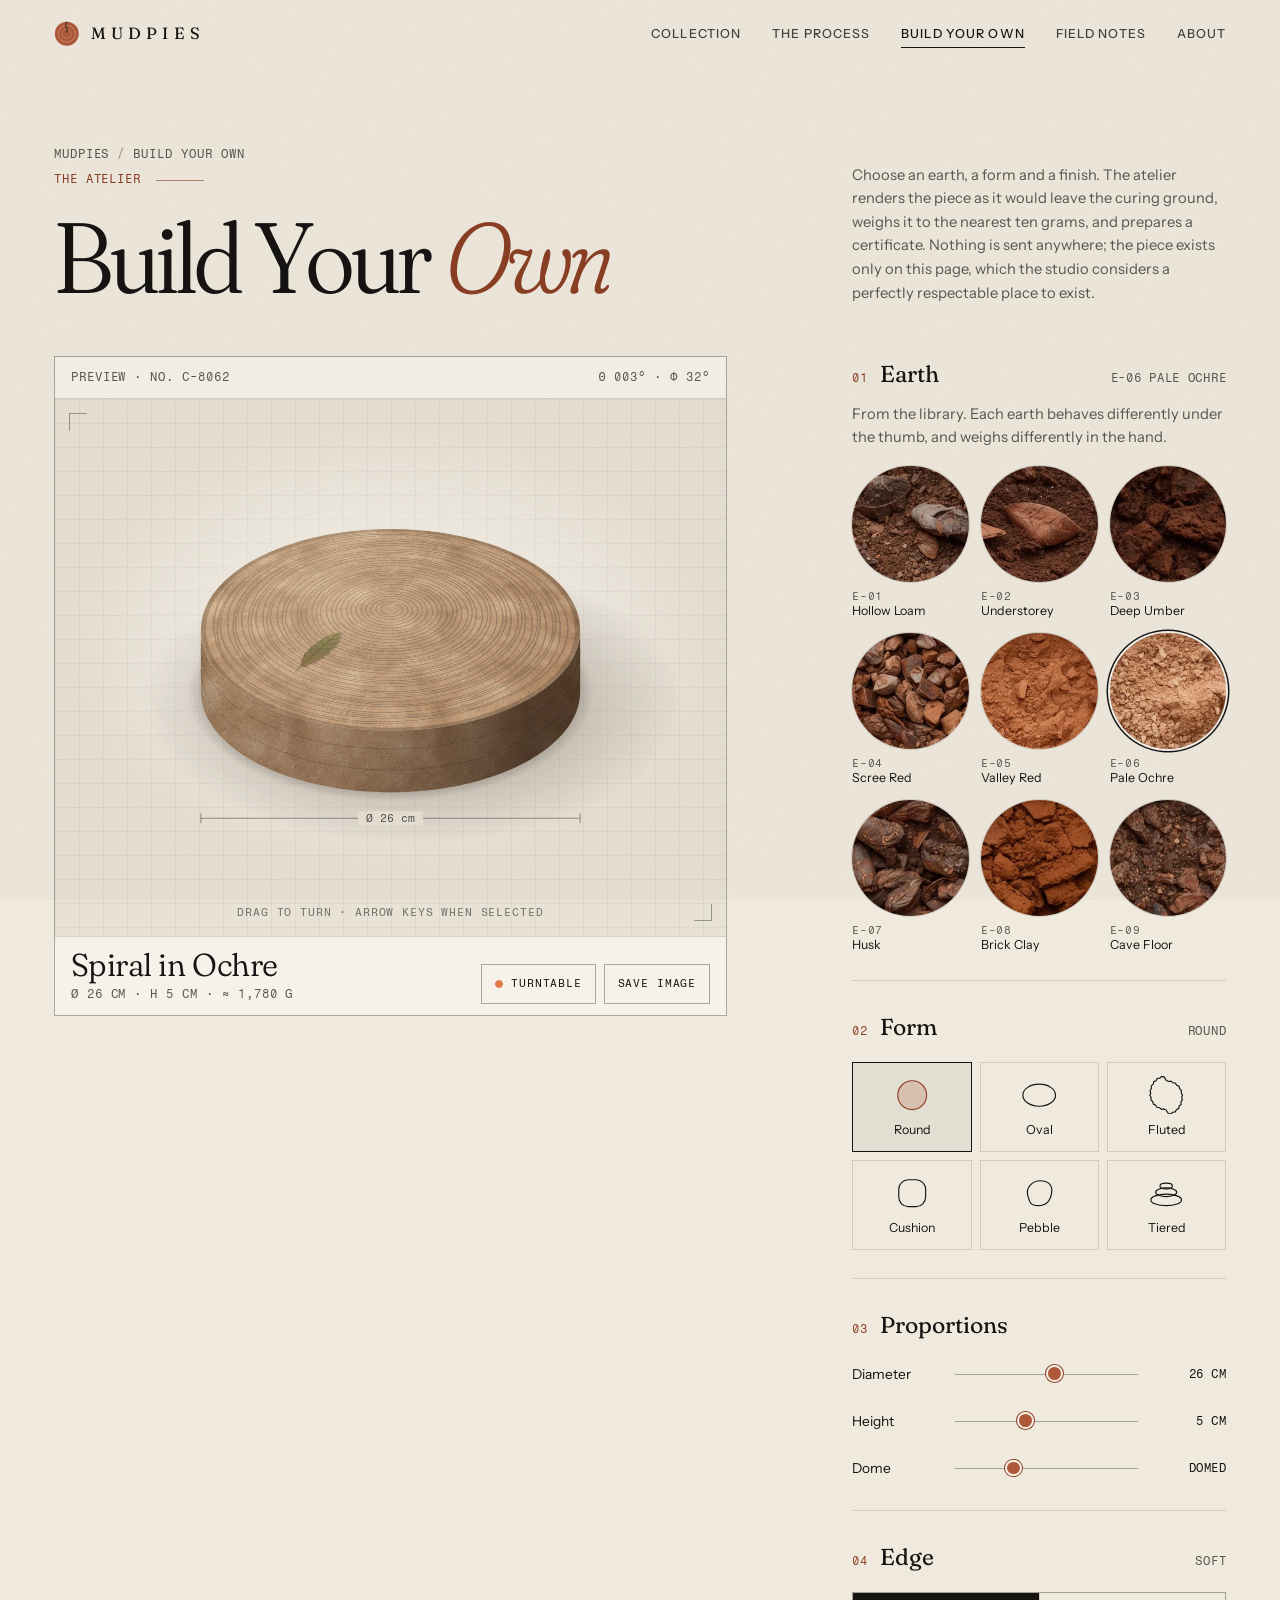
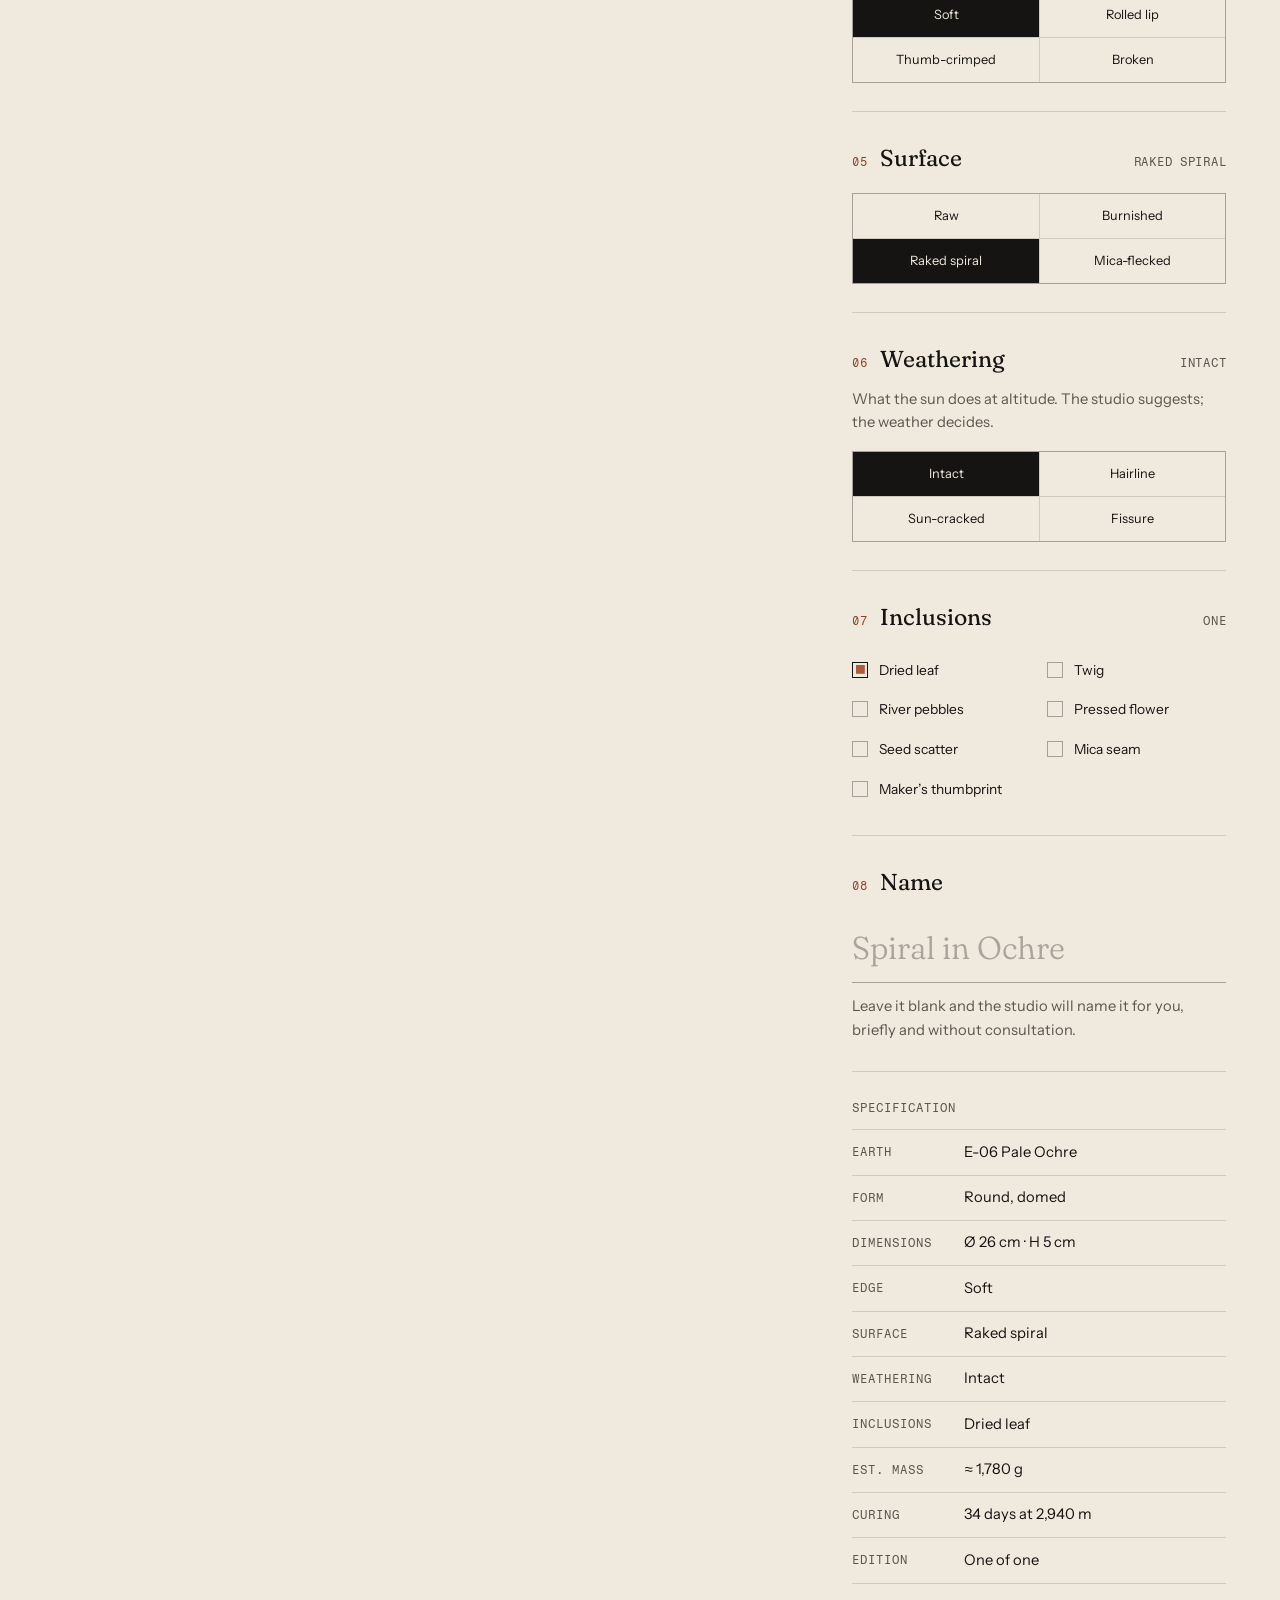
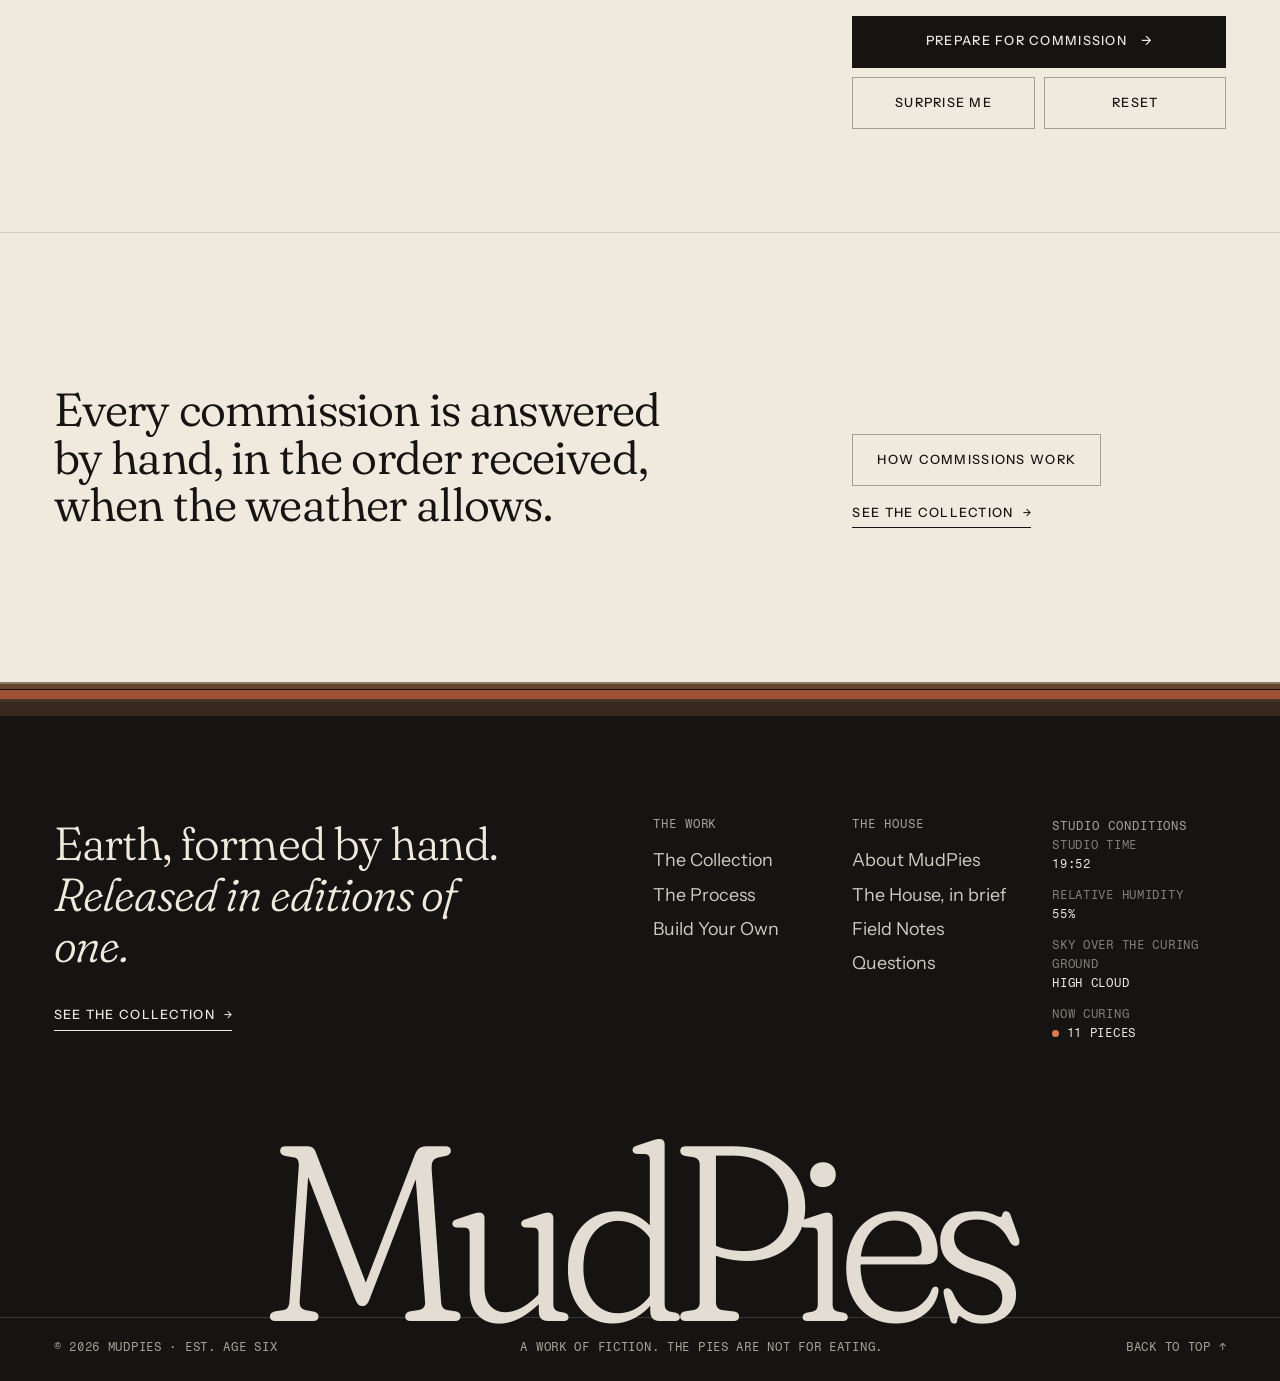
<file: build.html>
<!doctype html>
<html lang="en">
<head>
<meta charset="utf-8">
<meta name="viewport" content="width=device-width, initial-scale=1, viewport-fit=cover">
<title>Build Your Own — The Atelier · MudPies</title>
<meta name="description" content="Configure a MudPie of your own: choose one of nine earths, a form, proportions, an edge, a surface, weathering and inclusions, then receive a certificate of formation.">
<meta name="theme-color" content="#efe9de">
<link rel="icon" href="assets/icons/favicon.svg" type="image/svg+xml">
<link rel="apple-touch-icon" href="assets/icons/apple-touch-icon.png">
<meta property="og:type" content="website">
<meta property="og:site_name" content="MudPies">
<meta property="og:title" content="Build Your Own — MudPies">
<meta property="og:description" content="The atelier: a piece formed to your instruction.">
<meta property="og:image" content="https://jxntb.github.io/mudpies/assets/images/og-image.jpg">
<meta name="twitter:card" content="summary_large_image">
<link rel="preconnect" href="https://fonts.googleapis.com">
<link rel="preconnect" href="https://fonts.gstatic.com" crossorigin>
<link rel="stylesheet" href="https://fonts.googleapis.com/css2?family=Fraunces:ital,opsz,wght,SOFT@0,9..144,300..600,0..100;1,9..144,300..600,0..100&family=Instrument+Sans:wght@400..600&family=Fragment+Mono&display=swap">
<link rel="stylesheet" href="assets/css/main.css">
<link rel="stylesheet" href="assets/css/build.css">
<script>(function(d){var c=d.documentElement.classList;c.add('js');if(!window.matchMedia('(prefers-reduced-motion: reduce)').matches)c.add('motion-ok');setTimeout(function(){if(!(window.MudPies&&window.MudPies.ready))c.remove('motion-ok')},2500)})(document)</script>
<script src="assets/js/site.js" defer></script>
<script src="assets/js/builder.js" defer></script>
</head>
<body id="top">
<a class="skip-link" href="#main">Skip to content</a>

<header class="site-header" data-header>
  <div class="site-header__inner">
    <a class="brand" href="index.html" aria-label="MudPies, home">
      <svg class="brand__mark" viewBox="0 0 64 64" aria-hidden="true" focusable="false"><circle cx="32" cy="32" r="30" fill="currentColor"/><circle cx="32" cy="32" r="21" fill="none" stroke="#efe9de" stroke-opacity=".42" stroke-width="2"/><circle cx="32" cy="32" r="11.5" fill="none" stroke="#efe9de" stroke-opacity=".32" stroke-width="2"/><path d="M31.5 2.5 29 13.5l4.6 5.6-3 8.4" fill="none" stroke="#161412" stroke-opacity=".72" stroke-width="2.6" stroke-linecap="round" stroke-linejoin="round"/></svg>
      <span class="brand__word">MudPies</span>
    </a>
    <nav class="site-nav" aria-label="Primary">
      <ul>
        <li><a href="collection.html">Collection</a></li>
        <li><a href="process.html">The Process</a></li>
        <li><a href="build.html" aria-current="page">Build Your Own</a></li>
        <li><a href="field-notes.html">Field Notes</a></li>
        <li><a href="about.html">About</a></li>
      </ul>
    </nav>
    <button class="menu-toggle" type="button" data-menu-toggle aria-expanded="false" aria-controls="site-menu">
      <span data-menu-label>Menu</span>
      <span class="menu-toggle__icon" aria-hidden="true"></span>
    </button>
  </div>
</header>
<nav class="site-menu" id="site-menu" aria-label="Menu">
  <ul class="site-menu__list" role="list">
    <li style="--i:0"><a href="index.html"><span>00</span>Home</a></li>
    <li style="--i:1"><a href="collection.html"><span>01</span>Collection</a></li>
    <li style="--i:2"><a href="process.html"><span>02</span>The Process</a></li>
    <li style="--i:3"><a href="build.html" aria-current="page"><span>03</span>Build Your Own</a></li>
    <li style="--i:4"><a href="field-notes.html"><span>04</span>Field Notes</a></li>
    <li style="--i:5"><a href="about.html"><span>05</span>About</a></li>
    <li style="--i:6"><a href="faq.html"><span>06</span>Questions</a></li>
  </ul>
  <div class="site-menu__foot">
    <span>Collection 07 — The Long Dry</span>
    <span>Studio time <span data-readout-time>—</span></span>
  </div>
</nav>

<main id="main" tabindex="-1">
  <section class="atelier-intro" aria-labelledby="page-title">
    <div class="wrap">
      <ol class="trail" role="list">
        <li><a href="index.html">MudPies</a></li>
        <li aria-current="page">Build Your Own</li>
      </ol>
      <div class="atelier-intro__grid">
        <div>
          <p class="label label--accent label--rule">The Atelier</p>
          <h1 class="h1" id="page-title">Build Your <em>Own</em></h1>
        </div>
        <p class="atelier-intro__text soft">Choose an earth, a form and a finish. The atelier renders the piece as it would leave the curing ground, weighs it to the nearest ten grams, and prepares a certificate. Nothing is sent anywhere; the piece exists only on this page, which the studio considers a perfectly respectable place to exist.</p>
      </div>
      <p class="atelier-note" data-preset-note hidden></p>
    </div>
  </section>

  <noscript>
    <section class="wrap atelier-fallback">
      <img src="assets/images/no-019.webp" width="800" height="800" alt="No. 019, Noon: a tan disc raked in fine rings, crossed by a hairline crack.">
      <div>
        <h2 class="h3">The atelier needs JavaScript to render your piece.</h2>
        <p class="soft">Everything else on this site works without it. In the meantime, the collection and the process are a good place to begin.</p>
        <p><a class="text-link" href="collection.html">The Collection</a> · <a class="text-link" href="process.html">The Process</a></p>
      </div>
    </section>
  </noscript>

  <section class="atelier" aria-label="The atelier">
    <div class="wrap atelier__grid">

      <!-- Stage ------------------------------------------------------------------>
      <div class="stage" data-stage>
        <div class="stage__bar">
          <span class="label">Preview · <span data-out-number>No. C-0000</span></span>
          <span class="label stage__angle" aria-hidden="true" data-out-angle>θ 000° · φ 32°</span>
        </div>
        <div class="stage__table">
          <canvas class="stage__canvas" data-canvas tabindex="0" role="img" aria-label="Preview of your piece"></canvas>
          <p class="stage__hint" aria-hidden="true">Drag to turn · arrow keys when selected</p>
        </div>
        <div class="stage__foot">
          <div>
            <p class="stage__name" data-out-name>Study in Ochre</p>
            <p class="label" data-out-dims>Ø 26 cm · H 5 cm · ≈ 1,900 g</p>
          </div>
          <div class="stage__tools">
            <button type="button" class="tool" data-turntable aria-pressed="true">
              <span class="tool__dot" aria-hidden="true"></span>Turntable
            </button>
            <button type="button" class="tool" data-save-image>Save image</button>
          </div>
        </div>
        <p class="visually-hidden" aria-live="polite" data-announce></p>
      </div>

      <!-- Controls --------------------------------------------------------------->
      <form class="controls" data-controls novalidate>

        <fieldset class="control">
          <legend class="control__legend"><span class="control__n">01</span> Earth <span class="control__value" data-out="earth">E-06 Pale Ochre</span></legend>
          <p class="control__help">From the library. Each earth behaves differently under the thumb, and weighs differently in the hand.</p>
          <div class="earth-options">
            <label class="earth-opt"><input type="radio" name="earth" value="e01"><img src="assets/images/earth-01.webp" width="400" height="400" alt="" loading="lazy"><span><b>E-01</b> Hollow Loam</span></label>
            <label class="earth-opt"><input type="radio" name="earth" value="e02"><img src="assets/images/earth-02.webp" width="400" height="400" alt="" loading="lazy"><span><b>E-02</b> Understorey</span></label>
            <label class="earth-opt"><input type="radio" name="earth" value="e03"><img src="assets/images/earth-03.webp" width="400" height="400" alt="" loading="lazy"><span><b>E-03</b> Deep Umber</span></label>
            <label class="earth-opt"><input type="radio" name="earth" value="e04"><img src="assets/images/earth-04.webp" width="400" height="400" alt="" loading="lazy"><span><b>E-04</b> Scree Red</span></label>
            <label class="earth-opt"><input type="radio" name="earth" value="e05"><img src="assets/images/earth-05.webp" width="400" height="400" alt="" loading="lazy"><span><b>E-05</b> Valley Red</span></label>
            <label class="earth-opt"><input type="radio" name="earth" value="e06" checked><img src="assets/images/earth-06.webp" width="400" height="400" alt="" loading="lazy"><span><b>E-06</b> Pale Ochre</span></label>
            <label class="earth-opt"><input type="radio" name="earth" value="e07"><img src="assets/images/earth-07.webp" width="400" height="400" alt="" loading="lazy"><span><b>E-07</b> Husk</span></label>
            <label class="earth-opt"><input type="radio" name="earth" value="e08"><img src="assets/images/earth-08.webp" width="400" height="400" alt="" loading="lazy"><span><b>E-08</b> Brick Clay</span></label>
            <label class="earth-opt"><input type="radio" name="earth" value="e09"><img src="assets/images/earth-09.webp" width="400" height="400" alt="" loading="lazy"><span><b>E-09</b> Cave Floor</span></label>
          </div>
        </fieldset>

        <fieldset class="control">
          <legend class="control__legend"><span class="control__n">02</span> Form <span class="control__value" data-out="form">Round</span></legend>
          <div class="form-options">
            <label class="form-opt"><input type="radio" name="form" value="round" checked><svg viewBox="0 0 40 40" aria-hidden="true"><circle cx="20" cy="20" r="15"/></svg><span>Round</span></label>
            <label class="form-opt"><input type="radio" name="form" value="oval"><svg viewBox="0 0 40 40" aria-hidden="true"><ellipse cx="20" cy="20" rx="17" ry="11.5"/></svg><span>Oval</span></label>
            <label class="form-opt"><input type="radio" name="form" value="fluted"><svg viewBox="0 0 40 40" aria-hidden="true"><path d="M20 4.5l2.4 1.2 2.6-.4 2 1.7 2.6.4 1.4 2.2 2.4 1.1.6 2.6 1.9 1.8-.2 2.6 1.3 2.3-.9 2.4.8 2.5-1.5 2.1.1 2.7-2 1.7-.5 2.6-2.4 1.1-1.2 2.3-2.6.4-2 1.7-2.6-.4L20 35.5l-2.4-1.2-2.6.4-2-1.7-2.6-.4-1.4-2.2-2.4-1.1-.6-2.6-1.9-1.8.2-2.6-1.3-2.3.9-2.4-.8-2.5 1.5-2.1-.1-2.7 2-1.7.5-2.6 2.4-1.1 1.2-2.3 2.6-.4 2-1.7 2.6.4z"/></svg><span>Fluted</span></label>
            <label class="form-opt"><input type="radio" name="form" value="cushion"><svg viewBox="0 0 40 40" aria-hidden="true"><rect x="6" y="6" width="28" height="28" rx="10"/></svg><span>Cushion</span></label>
            <label class="form-opt"><input type="radio" name="form" value="pebble"><svg viewBox="0 0 40 40" aria-hidden="true"><path d="M8 22c-2-8 5-15 13-15s13 4 12 12-5 14-14 14S10 29 8 22z"/></svg><span>Pebble</span></label>
            <label class="form-opt"><input type="radio" name="form" value="tiered"><svg viewBox="0 0 40 40" aria-hidden="true"><ellipse cx="20" cy="27" rx="16" ry="6"/><ellipse cx="20" cy="19" rx="11" ry="4.5"/><ellipse cx="20" cy="12.5" rx="6.5" ry="3"/></svg><span>Tiered</span></label>
          </div>
        </fieldset>

        <fieldset class="control">
          <legend class="control__legend"><span class="control__n">03</span> Proportions</legend>
          <div class="ranges">
            <label class="range">
              <span class="range__label">Diameter</span>
              <input type="range" name="diameter" min="14" max="36" step="0.5" value="26">
              <output class="range__value" data-out="diameter">26 cm</output>
            </label>
            <label class="range">
              <span class="range__label">Height</span>
              <input type="range" name="height" min="2" max="10" step="0.5" value="5">
              <output class="range__value" data-out="height">5 cm</output>
            </label>
            <label class="range">
              <span class="range__label">Dome</span>
              <input type="range" name="dome" min="0" max="100" step="1" value="30">
              <output class="range__value" data-out="dome">Gentle</output>
            </label>
          </div>
        </fieldset>

        <fieldset class="control">
          <legend class="control__legend"><span class="control__n">04</span> Edge <span class="control__value" data-out="edge">Soft</span></legend>
          <div class="seg">
            <label><input type="radio" name="edge" value="soft" checked><span>Soft</span></label>
            <label><input type="radio" name="edge" value="rolled"><span>Rolled lip</span></label>
            <label><input type="radio" name="edge" value="crimped"><span>Thumb-crimped</span></label>
            <label><input type="radio" name="edge" value="broken"><span>Broken</span></label>
          </div>
        </fieldset>

        <fieldset class="control">
          <legend class="control__legend"><span class="control__n">05</span> Surface <span class="control__value" data-out="surface">Raked spiral</span></legend>
          <div class="seg">
            <label><input type="radio" name="surface" value="raw"><span>Raw</span></label>
            <label><input type="radio" name="surface" value="burnished"><span>Burnished</span></label>
            <label><input type="radio" name="surface" value="raked" checked><span>Raked spiral</span></label>
            <label><input type="radio" name="surface" value="speckled"><span>Mica-flecked</span></label>
          </div>
        </fieldset>

        <fieldset class="control">
          <legend class="control__legend"><span class="control__n">06</span> Weathering <span class="control__value" data-out="weathering">Intact</span></legend>
          <p class="control__help">What the sun does at altitude. The studio suggests; the weather decides.</p>
          <div class="seg">
            <label><input type="radio" name="weathering" value="intact" checked><span>Intact</span></label>
            <label><input type="radio" name="weathering" value="hairline"><span>Hairline</span></label>
            <label><input type="radio" name="weathering" value="cracked"><span>Sun-cracked</span></label>
            <label><input type="radio" name="weathering" value="fissure"><span>Fissure</span></label>
          </div>
        </fieldset>

        <fieldset class="control">
          <legend class="control__legend"><span class="control__n">07</span> Inclusions <span class="control__value" data-out="inclusions">One</span></legend>
          <div class="checks">
            <label class="check-opt"><input type="checkbox" name="inclusions" value="leaf" checked><span>Dried leaf</span></label>
            <label class="check-opt"><input type="checkbox" name="inclusions" value="twig"><span>Twig</span></label>
            <label class="check-opt"><input type="checkbox" name="inclusions" value="pebbles"><span>River pebbles</span></label>
            <label class="check-opt"><input type="checkbox" name="inclusions" value="flower"><span>Pressed flower</span></label>
            <label class="check-opt"><input type="checkbox" name="inclusions" value="seeds"><span>Seed scatter</span></label>
            <label class="check-opt"><input type="checkbox" name="inclusions" value="mica"><span>Mica seam</span></label>
            <label class="check-opt"><input type="checkbox" name="inclusions" value="thumb"><span>Maker’s thumbprint</span></label>
          </div>
        </fieldset>

        <fieldset class="control">
          <legend class="control__legend"><span class="control__n">08</span> Name</legend>
          <label class="name-field">
            <span class="visually-hidden">Name your piece</span>
            <input type="text" name="name" maxlength="40" autocomplete="off" spellcheck="false" placeholder="Study in Ochre" data-name-input>
          </label>
          <p class="control__help">Leave it blank and the studio will name it for you, briefly and without consultation.</p>
        </fieldset>

        <section class="spec" aria-labelledby="spec-title">
          <h2 class="label" id="spec-title">Specification</h2>
          <dl class="data-list" data-spec></dl>
        </section>

        <div class="actions">
          <button type="button" class="btn" data-commission>Prepare for commission <span class="arrow" aria-hidden="true">→</span></button>
          <button type="button" class="btn btn--ghost" data-surprise>Surprise me</button>
          <button type="button" class="btn btn--ghost" data-reset>Reset</button>
        </div>
      </form>
    </div>
  </section>

  <section class="section atelier-coda" aria-labelledby="coda-title">
    <div class="wrap next-band">
      <h2 class="next-band__title h3" id="coda-title">Every commission is answered by hand, in the order received, when the weather allows.</h2>
      <div class="next-band__actions btn-row">
        <a class="btn btn--ghost" href="faq.html#commissions">How commissions work</a>
        <a class="link-arrow" href="collection.html">See the collection</a>
      </div>
    </div>
  </section>

  <!-- Certificate of formation ----------------------------------------------------->
  <dialog class="certificate" data-certificate aria-labelledby="cert-heading">
    <button type="button" class="certificate__close" data-cert-close aria-label="Close and return to the atelier">×</button>

    <div class="cert-phase" data-phase="curing">
      <p class="label label--accent">Preparing your piece</p>
      <h2 class="h3 cert-focus" id="cert-heading" tabindex="-1">A short while, at altitude.</h2>
      <ol class="cure-steps" role="list" data-cure-steps>
        <li>Sieving the earth, three passes</li>
        <li>Pressing, in a single sitting</li>
        <li>Resting overnight, facing east</li>
        <li>Curing at 2,940 metres</li>
      </ol>
      <div class="cure-bar" aria-hidden="true"><span data-cure-bar></span></div>
      <p class="soft cure-note">Accelerated for your convenience. In the studio this takes between nine and sixty-one days.</p>
      <button type="button" class="link-arrow" data-cure-skip>Skip the waiting</button>
    </div>

    <div class="cert-phase" data-phase="certificate" hidden>
      <div class="cert">
        <div class="cert__head">
          <p class="label">Certificate of Formation</p>
          <p class="label" data-cert-number>No. C-0000</p>
        </div>
        <div class="cert__body">
          <figure class="cert__figure"><img data-cert-image alt="" width="640" height="480"></figure>
          <div class="cert__text">
            <h2 class="h3 cert-focus" data-cert-name tabindex="-1">Study in Ochre</h2>
            <p class="cert__ready"><span class="status-dot"></span> Ready to order</p>
            <dl class="data-list" data-cert-spec></dl>
          </div>
        </div>
        <div class="cert__foot">
          <img class="cert__seal" src="assets/images/founders-mark.webp" width="373" height="344" alt="The founder’s mark">
          <p class="soft">Formed for the bearer of this certificate. One of one; not to be repeated, only answered.</p>
        </div>
      </div>
      <div class="cert__actions">
        <button type="button" class="btn" data-cert-enter>Enter into the ledger <span class="arrow" aria-hidden="true">→</span></button>
        <button type="button" class="btn btn--ghost" data-cert-adjust>Adjust the piece</button>
        <button type="button" class="link-arrow" data-cert-save>Save certificate</button>
      </div>
    </div>

    <div class="cert-phase" data-phase="entered" hidden>
      <p class="label label--accent">The ledger</p>
      <h2 class="h3 cert-focus" tabindex="-1">Entered, with thanks.</h2>
      <p class="lede"><span data-entered-name>Your piece</span> is number <span data-queue>2,418</span> in the ledger. The studio will begin when the weather allows, and will not hurry once it has.</p>
      <p class="soft cert__fiction">Nothing has been ordered, charged or sent. MudPies is a work of fiction; the ledger exists only in this browser tab and is forgotten when you leave it. The piece, in a sense, is complete.</p>
      <div class="cert__actions">
        <button type="button" class="btn" data-cert-another>Begin another</button>
        <button type="button" class="btn btn--ghost" data-cert-adjust>Return to the atelier</button>
        <a class="link-arrow" href="collection.html">See the collection</a>
      </div>
    </div>
  </dialog>
</main>

<footer class="site-footer tone-dark" data-header-tone="dark">
  <div class="strata" aria-hidden="true"><span></span><span></span><span></span><span></span><span></span><span></span></div>
  <div class="wrap site-footer__top">
    <div class="site-footer__intro">
      <p class="site-footer__statement">Earth, formed by hand. <em>Released in editions of one.</em></p>
      <a class="link-arrow" href="collection.html">See the collection</a>
    </div>
    <nav class="site-footer__nav" aria-label="Footer">
      <div>
        <h2>The Work</h2>
        <ul role="list">
          <li><a href="collection.html">The Collection</a></li>
          <li><a href="process.html">The Process</a></li>
          <li><a href="build.html">Build Your Own</a></li>
        </ul>
      </div>
      <div>
        <h2>The House</h2>
        <ul role="list">
          <li><a href="about.html">About MudPies</a></li>
          <li><a href="index.html#about">The House, in brief</a></li>
          <li><a href="field-notes.html">Field Notes</a></li>
          <li><a href="faq.html">Questions</a></li>
        </ul>
      </div>
    </nav>
    <div class="site-footer__readout">
      <h2 class="label">Studio conditions</h2>
      <dl class="readout">
        <dt>Studio time</dt><dd data-readout-time>—</dd>
        <dt>Relative humidity</dt><dd data-readout-rh>—</dd>
        <dt>Sky over the curing ground</dt><dd data-readout-sky>—</dd>
        <dt>Now curing</dt><dd><span class="status-dot status-dot--live"></span><span data-readout-curing>—</span></dd>
      </dl>
    </div>
  </div>
  <p class="site-footer__wordmark" aria-hidden="true">MudPies</p>
  <div class="wrap site-footer__base">
    <p>© <span data-year>2026</span> MudPies · Est. age six</p>
    <p>A work of fiction. The pies are not for eating.</p>
    <a href="#top">Back to top ↑</a>
  </div>
</footer>
</body>
</html>
</file>
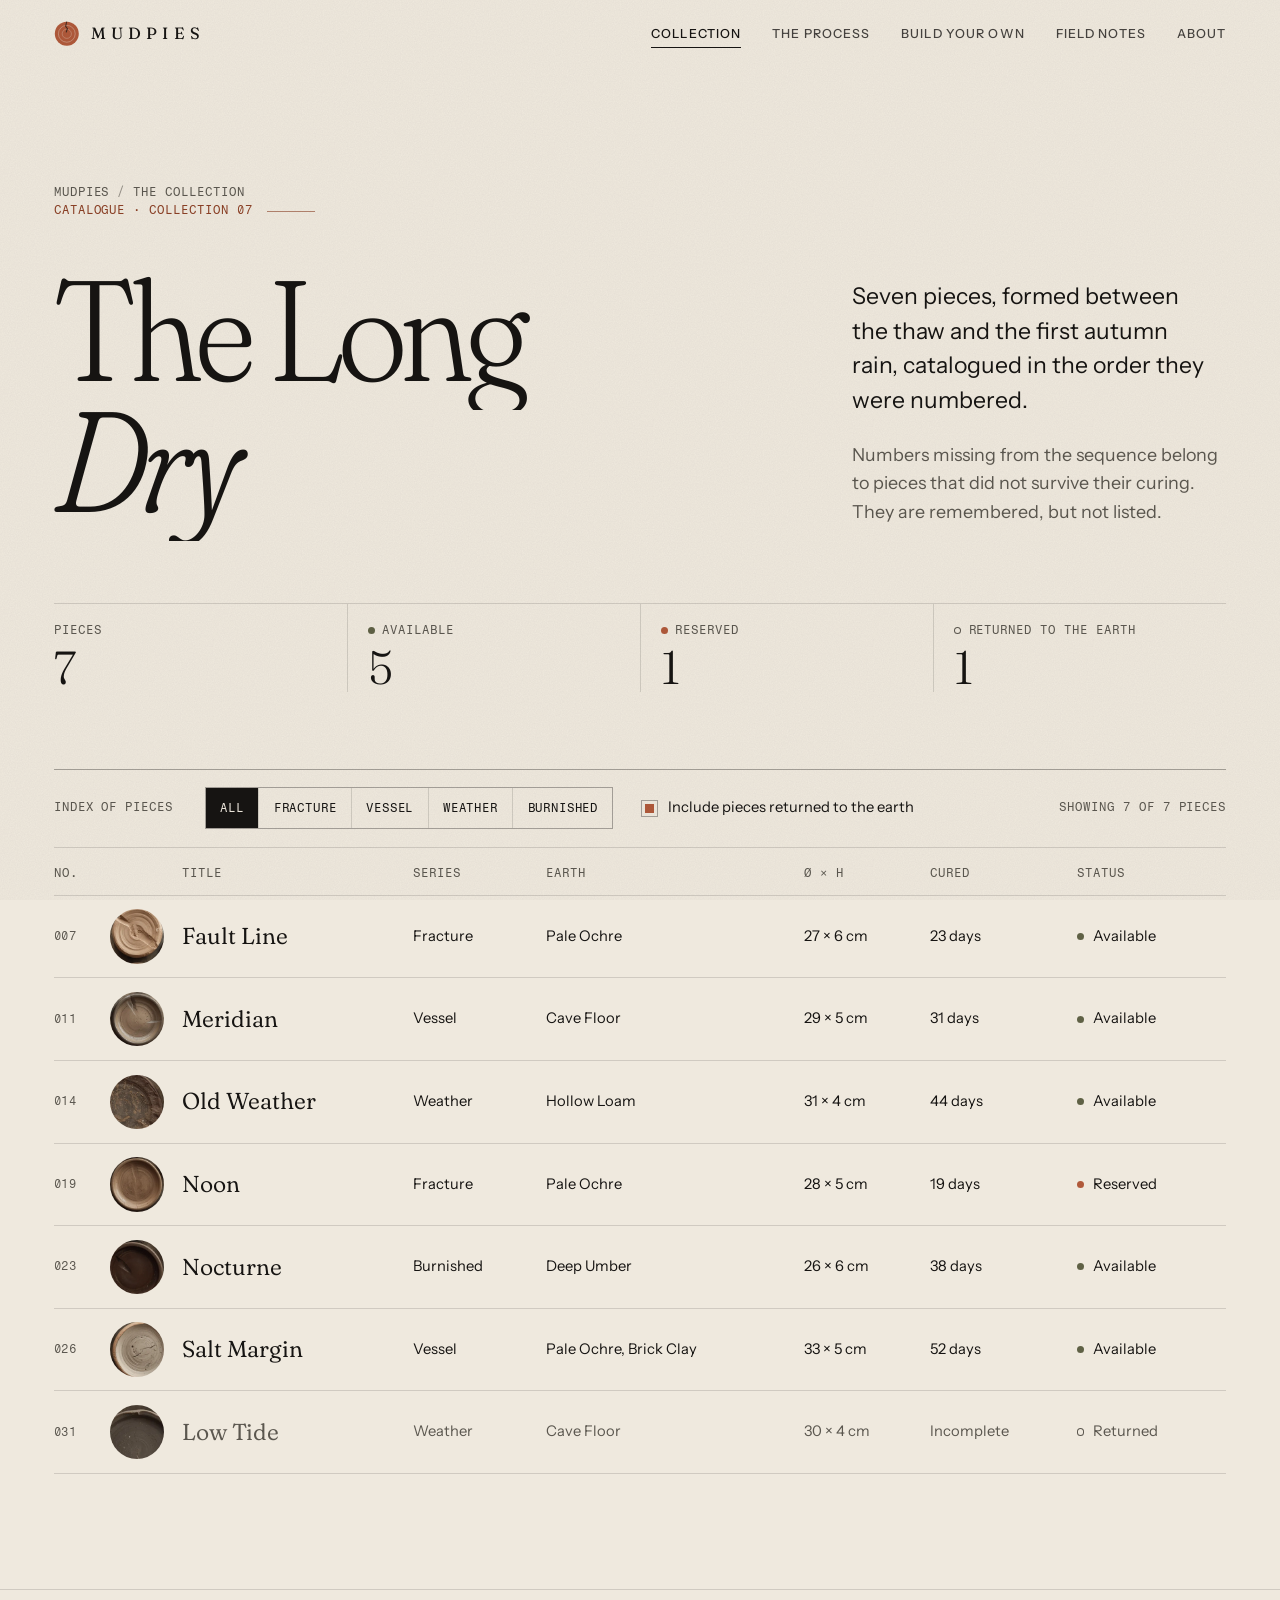
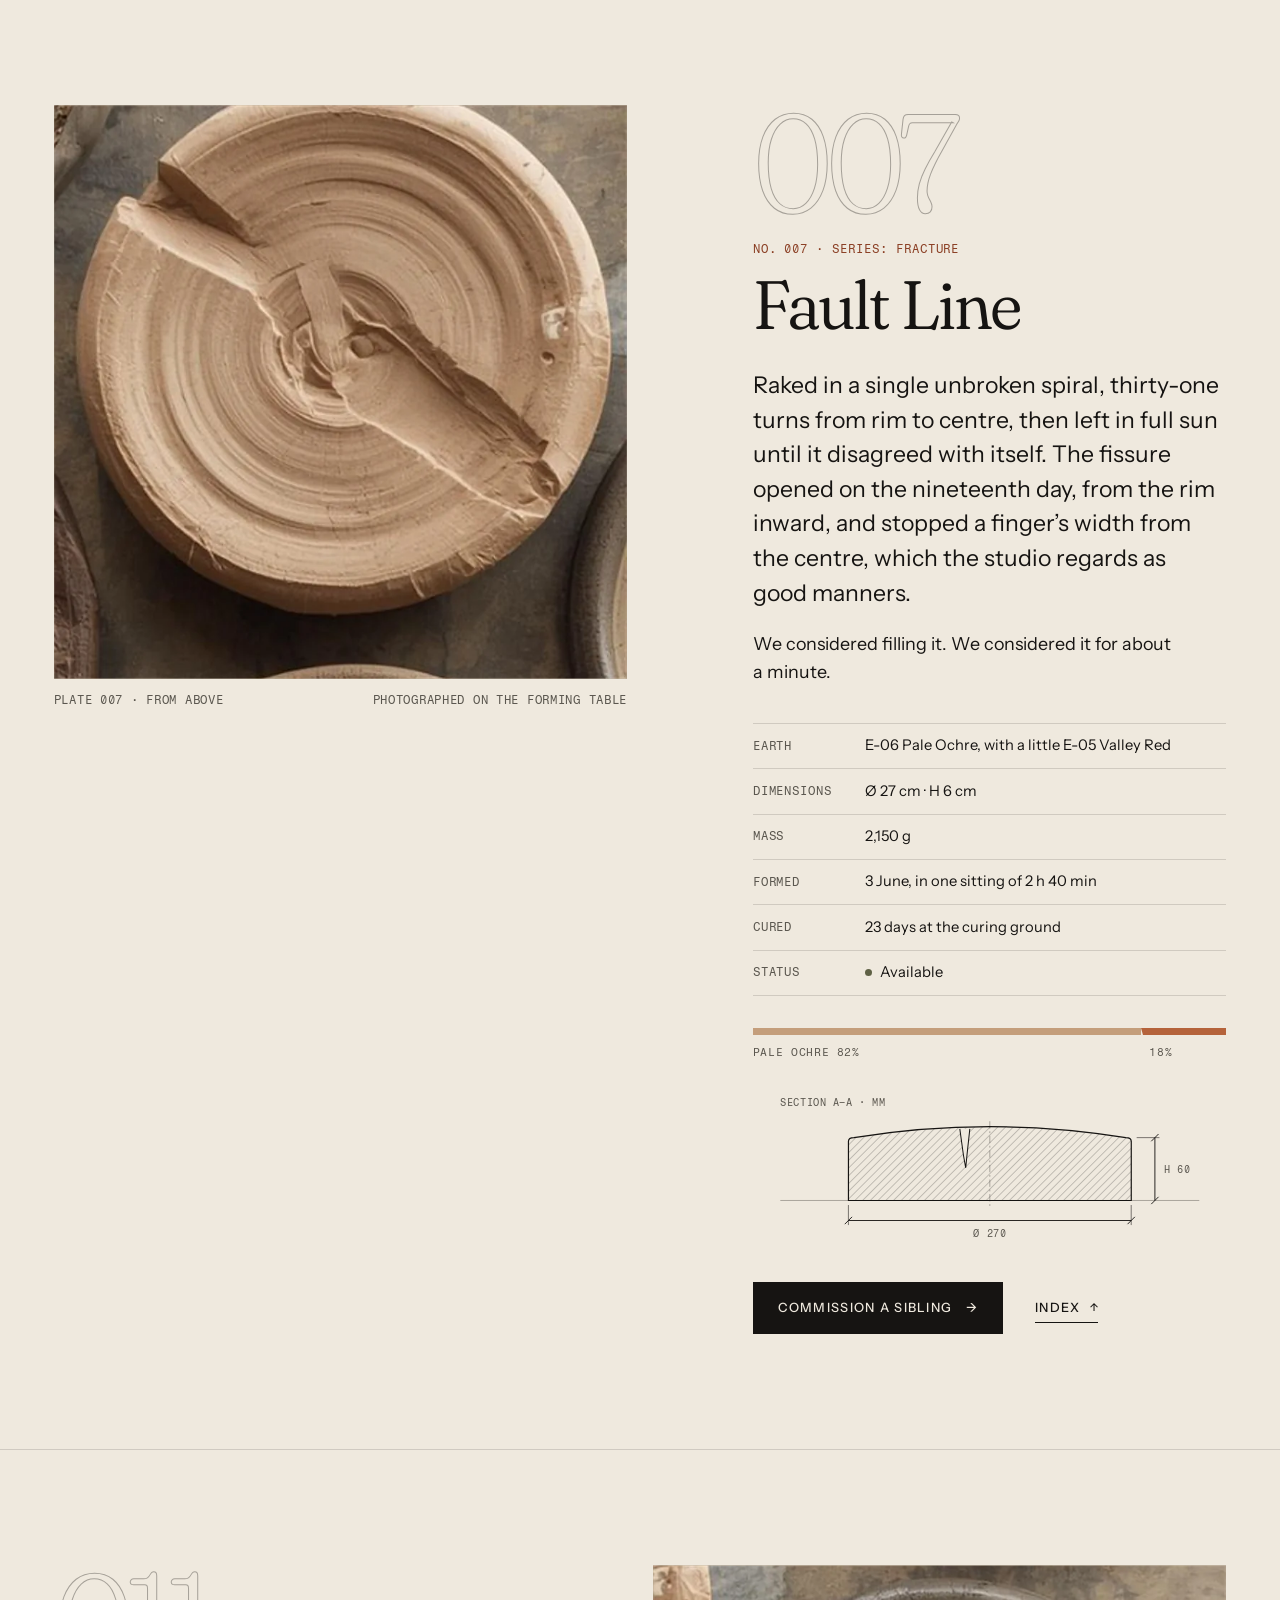
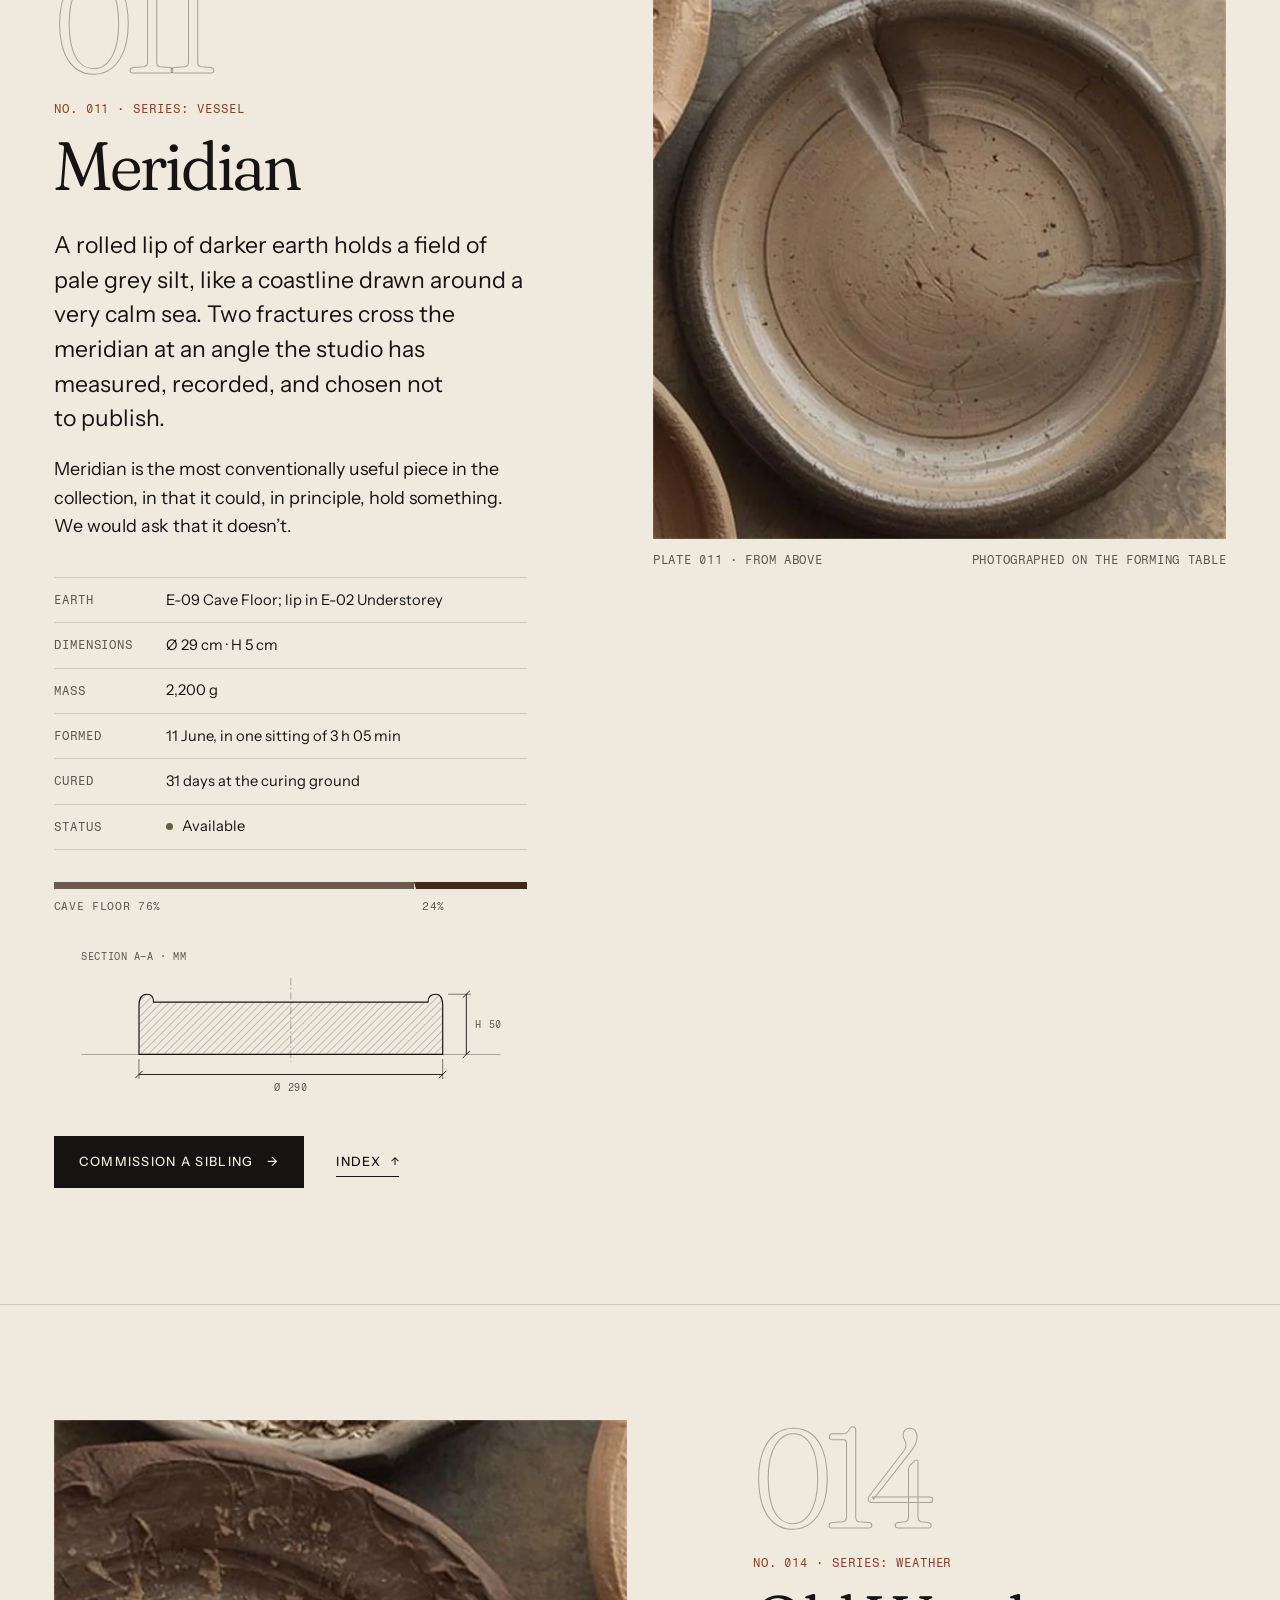
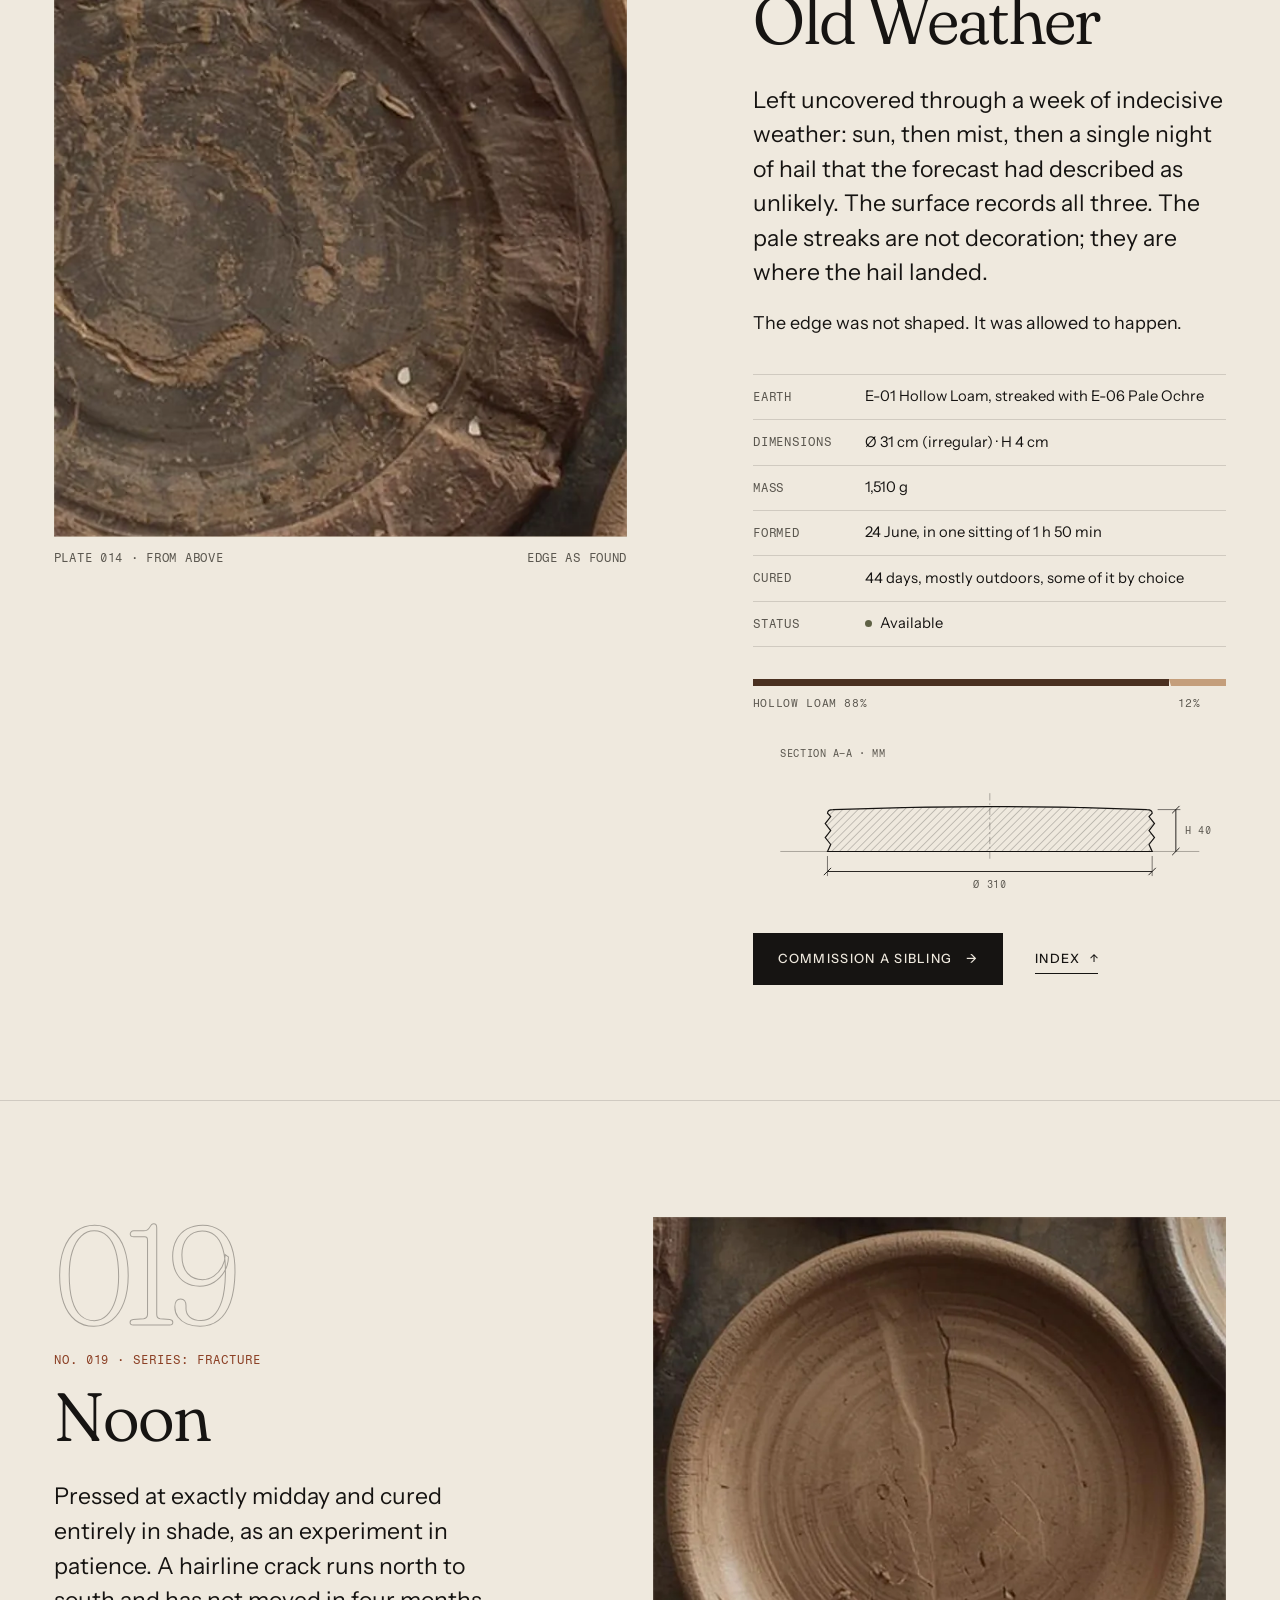
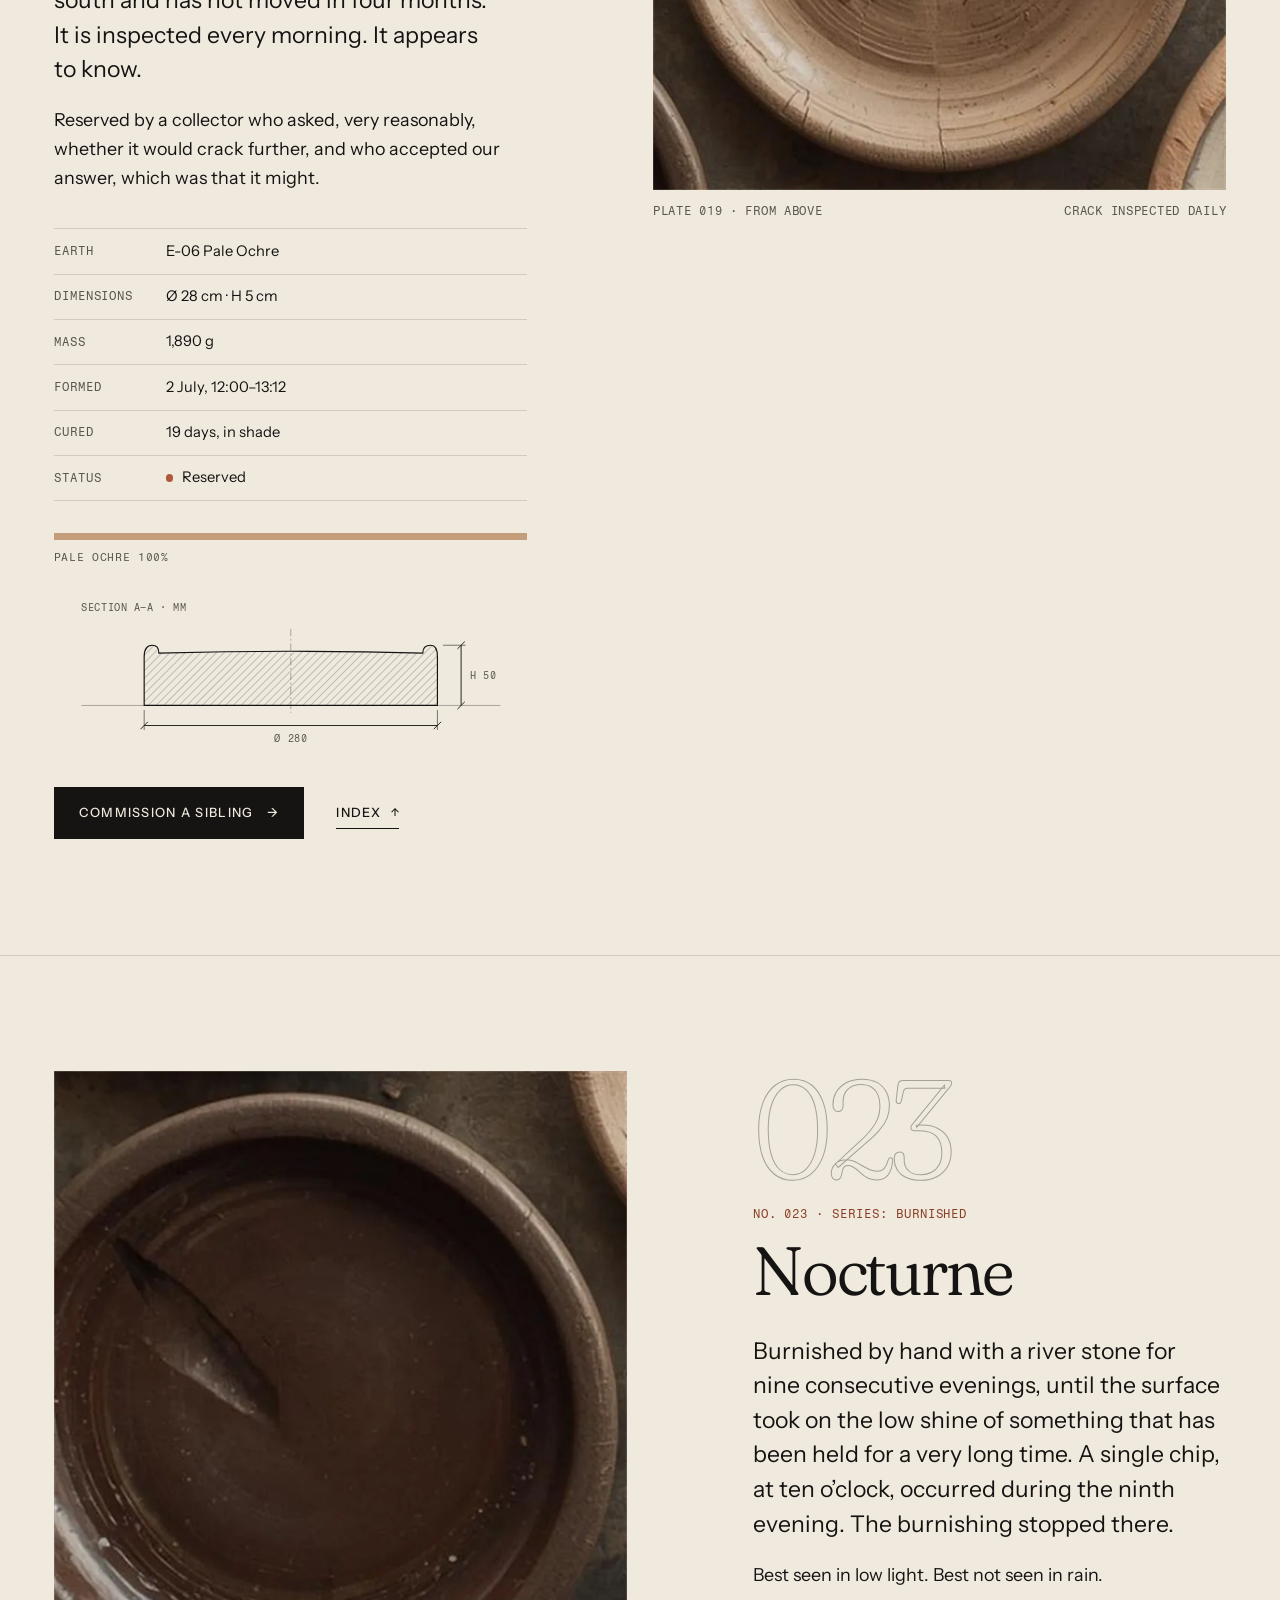
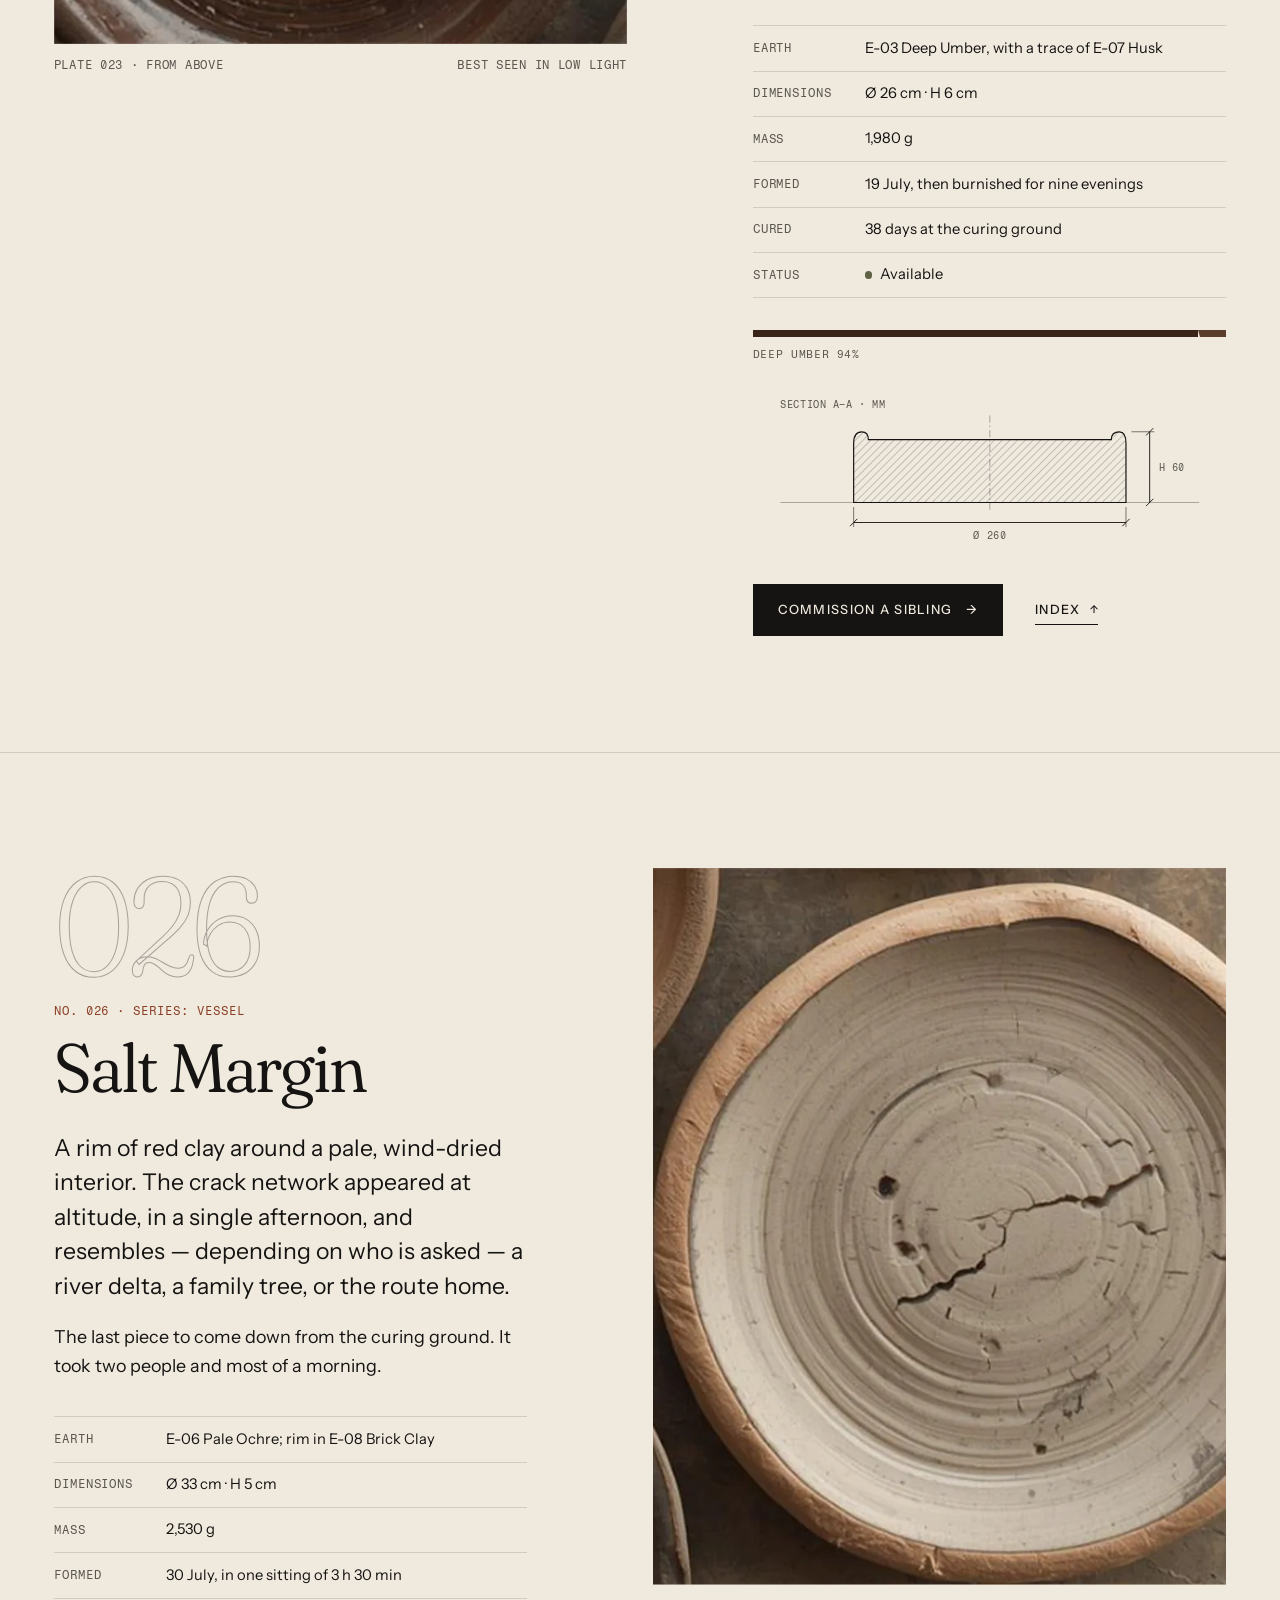
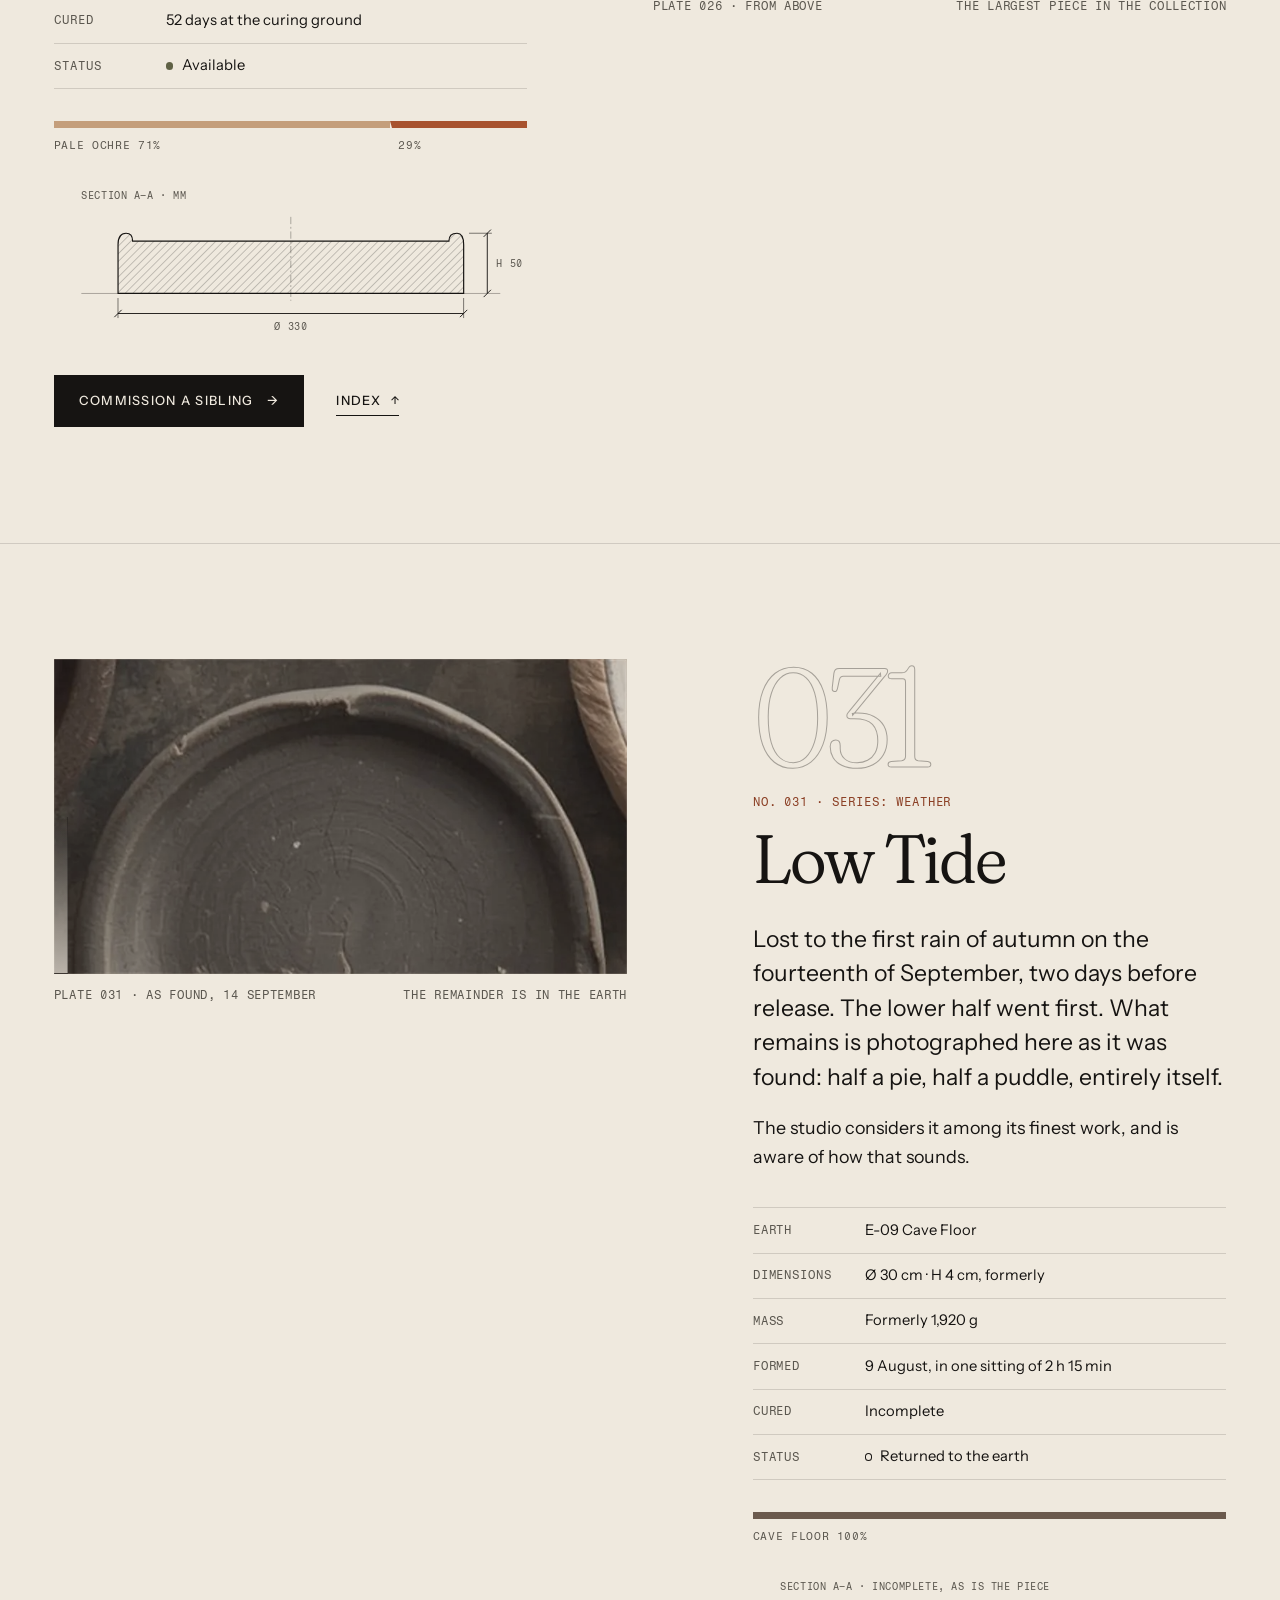
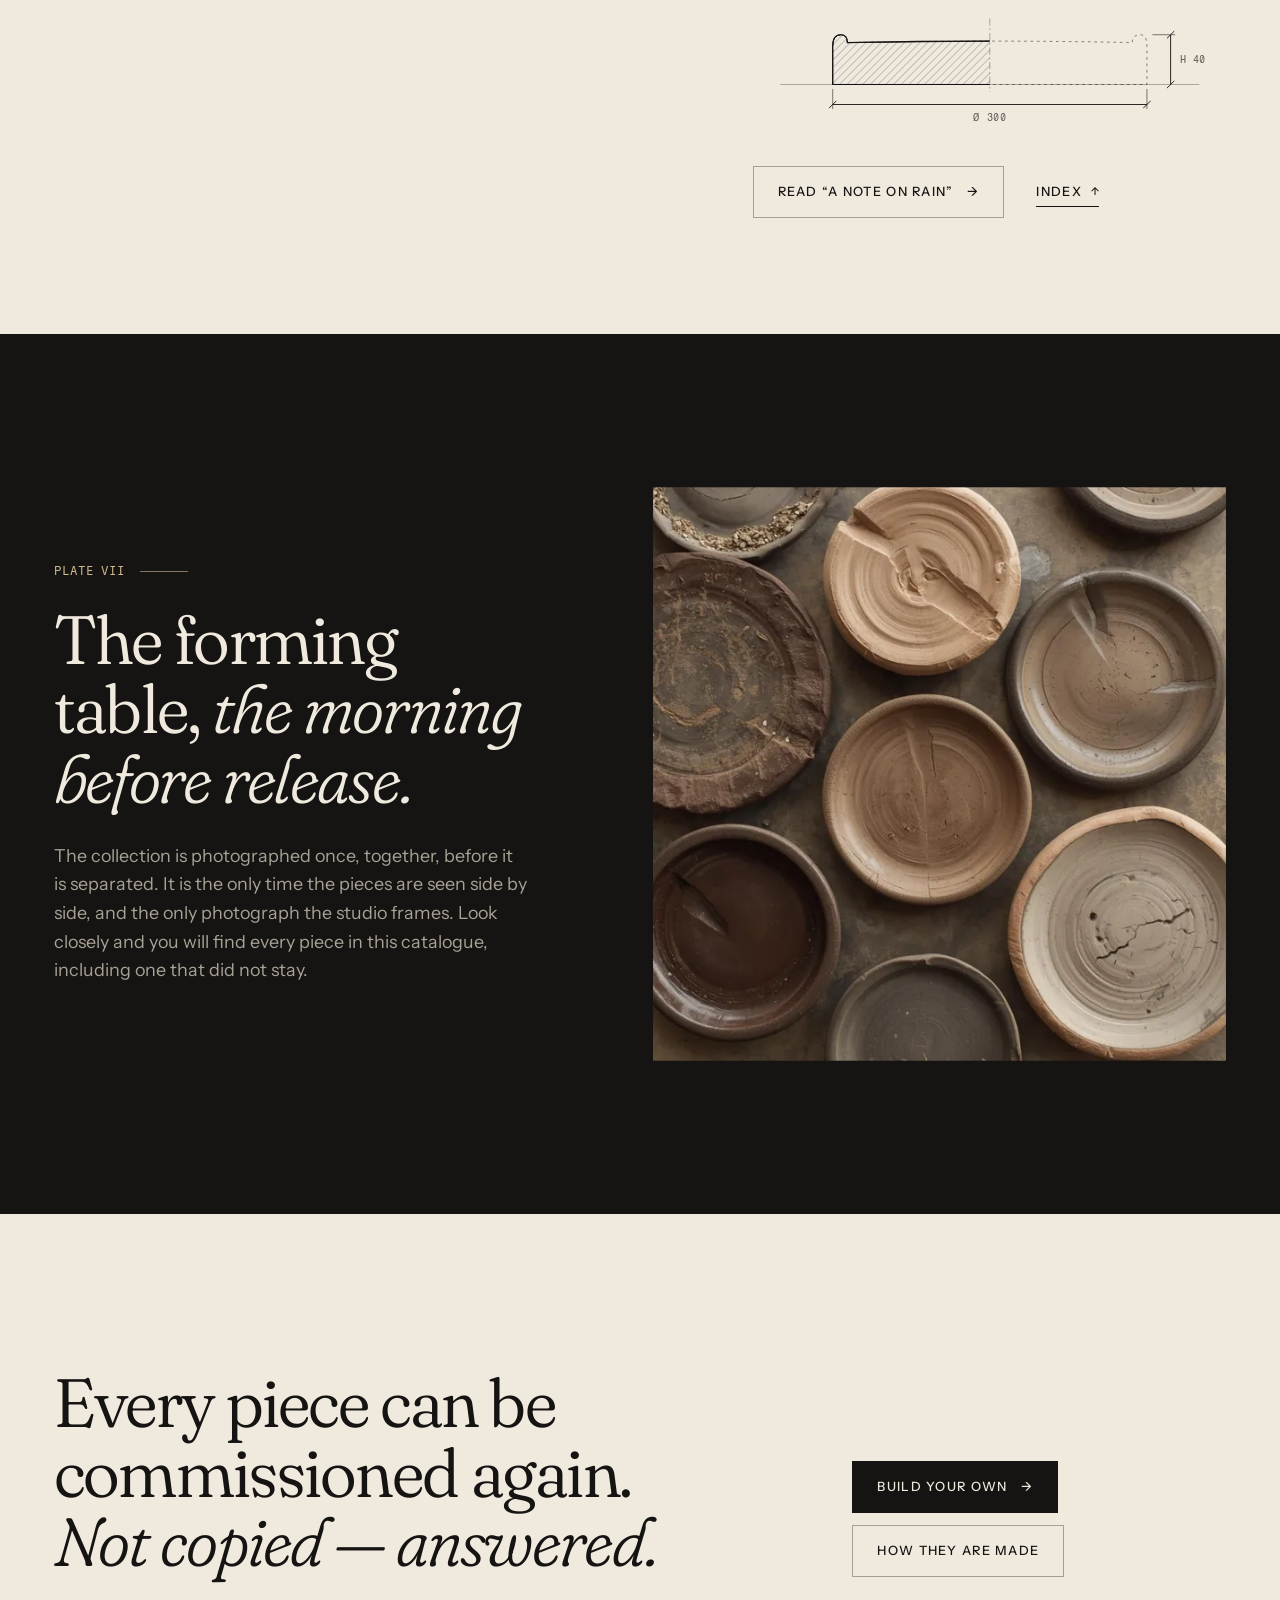
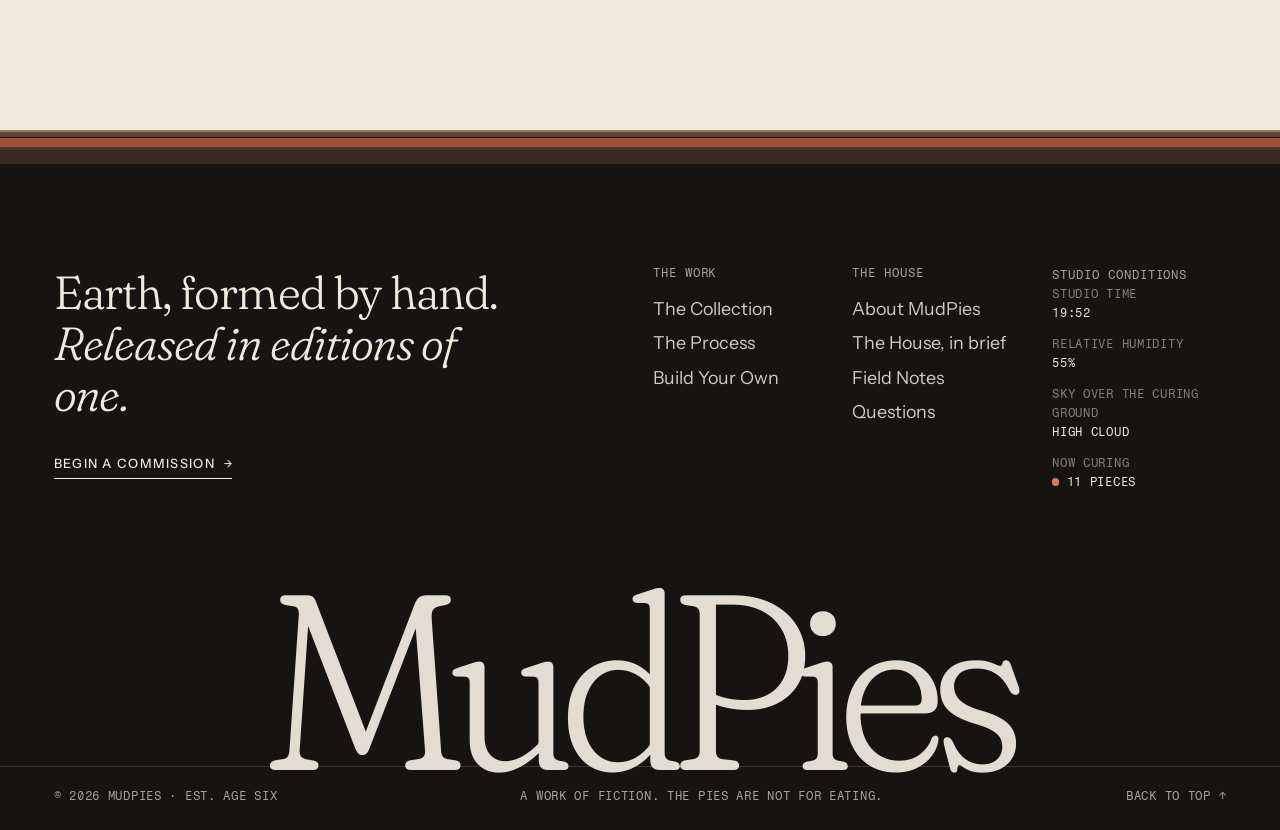
<file: collection.html>
<!doctype html>
<html lang="en">
<head>
<meta charset="utf-8">
<meta name="viewport" content="width=device-width, initial-scale=1, viewport-fit=cover">
<title>The Collection — Catalogue of Collection 07 · MudPies</title>
<meta name="description" content="The catalogue of Collection 07, The Long Dry: seven pieces of formed earth, each numbered, measured, documented and released once.">
<meta name="theme-color" content="#efe9de">
<link rel="icon" href="assets/icons/favicon.svg" type="image/svg+xml">
<link rel="apple-touch-icon" href="assets/icons/apple-touch-icon.png">
<meta property="og:type" content="website">
<meta property="og:site_name" content="MudPies">
<meta property="og:title" content="The Collection — MudPies">
<meta property="og:description" content="Collection 07, The Long Dry: seven pieces of formed earth, catalogued.">
<meta property="og:image" content="https://jxntb.github.io/mudpies/assets/images/og-image.jpg">
<meta name="twitter:card" content="summary_large_image">
<link rel="preconnect" href="https://fonts.googleapis.com">
<link rel="preconnect" href="https://fonts.gstatic.com" crossorigin>
<link rel="stylesheet" href="https://fonts.googleapis.com/css2?family=Fraunces:ital,opsz,wght,SOFT@0,9..144,300..600,0..100;1,9..144,300..600,0..100&family=Instrument+Sans:wght@400..600&family=Fragment+Mono&display=swap">
<link rel="stylesheet" href="assets/css/main.css">
<link rel="stylesheet" href="assets/css/collection.css">
<script>(function(d){var c=d.documentElement.classList;c.add('js');if(!window.matchMedia('(prefers-reduced-motion: reduce)').matches)c.add('motion-ok');setTimeout(function(){if(!(window.MudPies&&window.MudPies.ready))c.remove('motion-ok')},2500)})(document)</script>
<script src="assets/js/site.js" defer></script>
<script src="assets/js/collection.js" defer></script>
</head>
<body id="top">
<a class="skip-link" href="#main">Skip to content</a>

<header class="site-header" data-header>
  <div class="site-header__inner">
    <a class="brand" href="index.html" aria-label="MudPies, home">
      <svg class="brand__mark" viewBox="0 0 64 64" aria-hidden="true" focusable="false"><circle cx="32" cy="32" r="30" fill="currentColor"/><circle cx="32" cy="32" r="21" fill="none" stroke="#efe9de" stroke-opacity=".42" stroke-width="2"/><circle cx="32" cy="32" r="11.5" fill="none" stroke="#efe9de" stroke-opacity=".32" stroke-width="2"/><path d="M31.5 2.5 29 13.5l4.6 5.6-3 8.4" fill="none" stroke="#161412" stroke-opacity=".72" stroke-width="2.6" stroke-linecap="round" stroke-linejoin="round"/></svg>
      <span class="brand__word">MudPies</span>
    </a>
    <nav class="site-nav" aria-label="Primary">
      <ul>
        <li><a href="collection.html" aria-current="page">Collection</a></li>
        <li><a href="process.html">The Process</a></li>
        <li><a href="build.html">Build Your Own</a></li>
        <li><a href="field-notes.html">Field Notes</a></li>
        <li><a href="about.html">About</a></li>
      </ul>
    </nav>
    <button class="menu-toggle" type="button" data-menu-toggle aria-expanded="false" aria-controls="site-menu">
      <span data-menu-label>Menu</span>
      <span class="menu-toggle__icon" aria-hidden="true"></span>
    </button>
  </div>
</header>
<nav class="site-menu" id="site-menu" aria-label="Menu">
  <ul class="site-menu__list" role="list">
    <li style="--i:0"><a href="index.html"><span>00</span>Home</a></li>
    <li style="--i:1"><a href="collection.html" aria-current="page"><span>01</span>Collection</a></li>
    <li style="--i:2"><a href="process.html"><span>02</span>The Process</a></li>
    <li style="--i:3"><a href="build.html"><span>03</span>Build Your Own</a></li>
    <li style="--i:4"><a href="field-notes.html"><span>04</span>Field Notes</a></li>
    <li style="--i:5"><a href="about.html"><span>05</span>About</a></li>
    <li style="--i:6"><a href="faq.html"><span>06</span>Questions</a></li>
  </ul>
  <div class="site-menu__foot">
    <span>Collection 07 — The Long Dry</span>
    <span>Studio time <span data-readout-time>—</span></span>
  </div>
</nav>

<main id="main" tabindex="-1">

  <section class="page-intro" aria-labelledby="page-title">
    <div class="wrap">
      <ol class="trail" role="list">
        <li><a href="index.html">MudPies</a></li>
        <li aria-current="page">The Collection</li>
      </ol>
      <div class="page-intro__grid">
        <p class="page-intro__eyebrow label label--accent label--rule" data-reveal>Catalogue · Collection 07</p>
        <h1 class="page-intro__title display" id="page-title" data-lines>
          <span class="line-mask"><span>The Long</span></span>
          <span class="line-mask" style="--d:1"><span><em>Dry</em></span></span>
        </h1>
        <div class="page-intro__text" data-reveal style="--d:2">
          <p class="lede">Seven pieces, formed between the thaw and the first autumn rain, catalogued in the order they were numbered.</p>
          <p class="soft">Numbers missing from the sequence belong to pieces that did not survive their curing. They are remembered, but not listed.</p>
        </div>
      </div>
      <dl class="tally" data-reveal style="--d:3">
        <div><dt class="label">Pieces</dt><dd>7</dd></div>
        <div><dt class="label"><span class="status-dot"></span> Available</dt><dd>5</dd></div>
        <div><dt class="label"><span class="status-dot status-dot--reserved"></span> Reserved</dt><dd>1</dd></div>
        <div><dt class="label"><span class="status-dot status-dot--returned"></span> Returned to the earth</dt><dd>1</dd></div>
      </dl>
    </div>
  </section>

  <!-- Index ------------------------------------------------------------------->
  <section class="catalogue-index" id="index" aria-labelledby="index-title">
    <div class="wrap">
      <div class="catalogue-index__bar">
        <h2 class="label" id="index-title">Index of pieces</h2>
        <div class="filters" data-filters hidden>
          <div class="filters__group" role="group" aria-label="Filter by series">
            <button type="button" class="filter" data-series="all" aria-pressed="true">All</button>
            <button type="button" class="filter" data-series="fracture" aria-pressed="false">Fracture</button>
            <button type="button" class="filter" data-series="vessel" aria-pressed="false">Vessel</button>
            <button type="button" class="filter" data-series="weather" aria-pressed="false">Weather</button>
            <button type="button" class="filter" data-series="burnished" aria-pressed="false">Burnished</button>
          </div>
          <label class="check">
            <input type="checkbox" data-include-returned checked>
            <span>Include pieces returned to the earth</span>
          </label>
        </div>
        <p class="filters__count label" data-filter-count aria-live="polite">Showing 7 of 7 pieces</p>
      </div>

      <div class="table-scroll">
        <table class="cat-table">
          <caption class="visually-hidden">Collection 07 catalogue index. Select a title to read its entry.</caption>
          <thead>
            <tr>
              <th scope="col">No.</th>
              <th scope="col"><span class="visually-hidden">Image</span></th>
              <th scope="col">Title</th>
              <th scope="col">Series</th>
              <th scope="col">Earth</th>
              <th scope="col">Ø × H</th>
              <th scope="col">Cured</th>
              <th scope="col">Status</th>
            </tr>
          </thead>
          <tbody>
            <tr data-piece="007" data-series="fracture" data-status="available">
              <td class="cat-table__num">007</td>
              <td class="cat-table__thumb"><img src="assets/images/no-007-sm.webp" width="320" height="320" alt="" loading="lazy"></td>
              <th scope="row"><a href="#no-007">Fault Line</a></th>
              <td data-label="Series">Fracture</td>
              <td data-label="Earth">Pale Ochre</td>
              <td data-label="Ø × H">27 × 6 cm</td>
              <td data-label="Cured">23 days</td>
              <td data-label="Status"><span class="status-dot"></span> Available</td>
            </tr>
            <tr data-piece="011" data-series="vessel" data-status="available">
              <td class="cat-table__num">011</td>
              <td class="cat-table__thumb"><img src="assets/images/no-011-sm.webp" width="320" height="320" alt="" loading="lazy"></td>
              <th scope="row"><a href="#no-011">Meridian</a></th>
              <td data-label="Series">Vessel</td>
              <td data-label="Earth">Cave Floor</td>
              <td data-label="Ø × H">29 × 5 cm</td>
              <td data-label="Cured">31 days</td>
              <td data-label="Status"><span class="status-dot"></span> Available</td>
            </tr>
            <tr data-piece="014" data-series="weather" data-status="available">
              <td class="cat-table__num">014</td>
              <td class="cat-table__thumb"><img src="assets/images/no-014-sm.webp" width="320" height="400" alt="" loading="lazy"></td>
              <th scope="row"><a href="#no-014">Old Weather</a></th>
              <td data-label="Series">Weather</td>
              <td data-label="Earth">Hollow Loam</td>
              <td data-label="Ø × H">31 × 4 cm</td>
              <td data-label="Cured">44 days</td>
              <td data-label="Status"><span class="status-dot"></span> Available</td>
            </tr>
            <tr data-piece="019" data-series="fracture" data-status="reserved">
              <td class="cat-table__num">019</td>
              <td class="cat-table__thumb"><img src="assets/images/no-019-sm.webp" width="320" height="320" alt="" loading="lazy"></td>
              <th scope="row"><a href="#no-019">Noon</a></th>
              <td data-label="Series">Fracture</td>
              <td data-label="Earth">Pale Ochre</td>
              <td data-label="Ø × H">28 × 5 cm</td>
              <td data-label="Cured">19 days</td>
              <td data-label="Status"><span class="status-dot status-dot--reserved"></span> Reserved</td>
            </tr>
            <tr data-piece="023" data-series="burnished" data-status="available">
              <td class="cat-table__num">023</td>
              <td class="cat-table__thumb"><img src="assets/images/no-023-sm.webp" width="320" height="320" alt="" loading="lazy"></td>
              <th scope="row"><a href="#no-023">Nocturne</a></th>
              <td data-label="Series">Burnished</td>
              <td data-label="Earth">Deep Umber</td>
              <td data-label="Ø × H">26 × 6 cm</td>
              <td data-label="Cured">38 days</td>
              <td data-label="Status"><span class="status-dot"></span> Available</td>
            </tr>
            <tr data-piece="026" data-series="vessel" data-status="available">
              <td class="cat-table__num">026</td>
              <td class="cat-table__thumb"><img src="assets/images/no-026-sm.webp" width="320" height="365" alt="" loading="lazy"></td>
              <th scope="row"><a href="#no-026">Salt Margin</a></th>
              <td data-label="Series">Vessel</td>
              <td data-label="Earth">Pale Ochre, Brick Clay</td>
              <td data-label="Ø × H">33 × 5 cm</td>
              <td data-label="Cured">52 days</td>
              <td data-label="Status"><span class="status-dot"></span> Available</td>
            </tr>
            <tr data-piece="031" data-series="weather" data-status="returned">
              <td class="cat-table__num">031</td>
              <td class="cat-table__thumb"><img src="assets/images/no-031-sm.webp" width="320" height="176" alt="" loading="lazy"></td>
              <th scope="row"><a href="#no-031">Low Tide</a></th>
              <td data-label="Series">Weather</td>
              <td data-label="Earth">Cave Floor</td>
              <td data-label="Ø × H">30 × 4 cm</td>
              <td data-label="Cured">Incomplete</td>
              <td data-label="Status"><span class="status-dot status-dot--returned"></span> Returned</td>
            </tr>
          </tbody>
        </table>
      </div>
      <p class="empty-state" data-empty hidden>No piece in this series survived the season. The studio is not discouraged.</p>
    </div>
  </section>

  <!-- Dossiers ----------------------------------------------------------------->
  <section class="dossiers" aria-label="Catalogue entries">

    <article class="dossier" id="no-007" data-piece="007" data-series="fracture" data-status="available" aria-labelledby="t-007">
      <div class="wrap dossier__grid">
        <figure class="dossier__figure">
          <div class="frame ticks dossier__frame" data-reveal="mask">
            <img src="assets/images/no-007.webp" width="800" height="800" loading="lazy" alt="Fault Line seen from above: a pale sand-coloured disc raked in a tight spiral, split by a deep diagonal fissure that runs from the rim and stops short of the centre.">
          </div>
          <figcaption class="figcaption"><span>Plate 007 · From above</span><span>Photographed on the forming table</span></figcaption>
        </figure>
        <div class="dossier__body">
          <p class="dossier__num" aria-hidden="true">007</p>
          <p class="label label--accent">No. 007 · Series: Fracture</p>
          <h2 class="dossier__title" id="t-007">Fault Line</h2>
          <div class="prose dossier__text">
            <p>Raked in a single unbroken spiral, thirty-one turns from rim to centre, then left in full sun until it disagreed with itself. The fissure opened on the nineteenth day, from the rim inward, and stopped a finger’s width from the centre, which the studio regards as good manners.</p>
            <p>We considered filling it. We considered it for about a minute.</p>
          </div>
          <dl class="data-list">
            <div><dt>Earth</dt><dd>E-06 Pale Ochre, with a little E-05 Valley Red</dd></div>
            <div><dt>Dimensions</dt><dd>Ø 27 cm · H 6 cm</dd></div>
            <div><dt>Mass</dt><dd>2,150 g</dd></div>
            <div><dt>Formed</dt><dd>3 June, in one sitting of 2 h 40 min</dd></div>
            <div><dt>Cured</dt><dd>23 days at the curing ground</dd></div>
            <div><dt>Status</dt><dd><span class="status-dot"></span> Available</dd></div>
          </dl>
          <div class="composition" aria-label="Composition: Pale Ochre 82 percent, Valley Red 18 percent">
            <span style="--w:82%; --c:var(--e06)">Pale Ochre 82%</span><span style="--w:18%; --c:var(--e05)">18%</span>
          </div>
          <div class="section-drawing" data-section data-d="27" data-h="6" data-dome="0.5" data-fissure="true" aria-hidden="true"></div>
          <div class="dossier__actions">
            <a class="btn" href="build.html?from=007">Commission a sibling <span class="arrow" aria-hidden="true">→</span></a>
            <a class="link-arrow link-arrow--up" href="#index">Index</a>
          </div>
        </div>
      </div>
    </article>

    <article class="dossier dossier--flip" id="no-011" data-piece="011" data-series="vessel" data-status="available" aria-labelledby="t-011">
      <div class="wrap dossier__grid">
        <figure class="dossier__figure">
          <div class="frame ticks dossier__frame" data-reveal="mask">
            <img src="assets/images/no-011.webp" width="800" height="800" loading="lazy" alt="Meridian seen from above: a pale grey dish inside a darker rolled rim, crossed by two clean fractures.">
          </div>
          <figcaption class="figcaption"><span>Plate 011 · From above</span><span>Photographed on the forming table</span></figcaption>
        </figure>
        <div class="dossier__body">
          <p class="dossier__num" aria-hidden="true">011</p>
          <p class="label label--accent">No. 011 · Series: Vessel</p>
          <h2 class="dossier__title" id="t-011">Meridian</h2>
          <div class="prose dossier__text">
            <p>A rolled lip of darker earth holds a field of pale grey silt, like a coastline drawn around a very calm sea. Two fractures cross the meridian at an angle the studio has measured, recorded, and chosen not to publish.</p>
            <p>Meridian is the most conventionally useful piece in the collection, in that it could, in principle, hold something. We would ask that it doesn’t.</p>
          </div>
          <dl class="data-list">
            <div><dt>Earth</dt><dd>E-09 Cave Floor; lip in E-02 Understorey</dd></div>
            <div><dt>Dimensions</dt><dd>Ø 29 cm · H 5 cm</dd></div>
            <div><dt>Mass</dt><dd>2,200 g</dd></div>
            <div><dt>Formed</dt><dd>11 June, in one sitting of 3 h 05 min</dd></div>
            <div><dt>Cured</dt><dd>31 days at the curing ground</dd></div>
            <div><dt>Status</dt><dd><span class="status-dot"></span> Available</dd></div>
          </dl>
          <div class="composition" aria-label="Composition: Cave Floor 76 percent, Understorey 24 percent">
            <span style="--w:76%; --c:var(--e09)">Cave Floor 76%</span><span style="--w:24%; --c:var(--e02)">24%</span>
          </div>
          <div class="section-drawing" data-section data-d="29" data-h="5" data-dome="0" data-lip="rolled" aria-hidden="true"></div>
          <div class="dossier__actions">
            <a class="btn" href="build.html?from=011">Commission a sibling <span class="arrow" aria-hidden="true">→</span></a>
            <a class="link-arrow link-arrow--up" href="#index">Index</a>
          </div>
        </div>
      </div>
    </article>

    <article class="dossier" id="no-014" data-piece="014" data-series="weather" data-status="available" aria-labelledby="t-014">
      <div class="wrap dossier__grid">
        <figure class="dossier__figure">
          <div class="frame ticks dossier__frame dossier__frame--tall" data-reveal="mask">
            <img src="assets/images/no-014.webp" width="690" height="862" loading="lazy" alt="Old Weather seen from above: a dark brown disc with a rough, broken edge, its surface marked with pale streaks and pits.">
          </div>
          <figcaption class="figcaption"><span>Plate 014 · From above</span><span>Edge as found</span></figcaption>
        </figure>
        <div class="dossier__body">
          <p class="dossier__num" aria-hidden="true">014</p>
          <p class="label label--accent">No. 014 · Series: Weather</p>
          <h2 class="dossier__title" id="t-014">Old Weather</h2>
          <div class="prose dossier__text">
            <p>Left uncovered through a week of indecisive weather: sun, then mist, then a single night of hail that the forecast had described as unlikely. The surface records all three. The pale streaks are not decoration; they are where the hail landed.</p>
            <p>The edge was not shaped. It was allowed to happen.</p>
          </div>
          <dl class="data-list">
            <div><dt>Earth</dt><dd>E-01 Hollow Loam, streaked with E-06 Pale Ochre</dd></div>
            <div><dt>Dimensions</dt><dd>Ø 31 cm (irregular) · H 4 cm</dd></div>
            <div><dt>Mass</dt><dd>1,510 g</dd></div>
            <div><dt>Formed</dt><dd>24 June, in one sitting of 1 h 50 min</dd></div>
            <div><dt>Cured</dt><dd>44 days, mostly outdoors, some of it by choice</dd></div>
            <div><dt>Status</dt><dd><span class="status-dot"></span> Available</dd></div>
          </dl>
          <div class="composition" aria-label="Composition: Hollow Loam 88 percent, Pale Ochre 12 percent">
            <span style="--w:88%; --c:var(--e01)">Hollow Loam 88%</span><span style="--w:12%; --c:var(--e06)">12%</span>
          </div>
          <div class="section-drawing" data-section data-d="31" data-h="4" data-dome="0.2" data-broken="true" aria-hidden="true"></div>
          <div class="dossier__actions">
            <a class="btn" href="build.html?from=014">Commission a sibling <span class="arrow" aria-hidden="true">→</span></a>
            <a class="link-arrow link-arrow--up" href="#index">Index</a>
          </div>
        </div>
      </div>
    </article>

    <article class="dossier dossier--flip" id="no-019" data-piece="019" data-series="fracture" data-status="reserved" aria-labelledby="t-019">
      <div class="wrap dossier__grid">
        <figure class="dossier__figure">
          <div class="frame ticks dossier__frame" data-reveal="mask">
            <img src="assets/images/no-019.webp" width="800" height="800" loading="lazy" alt="Noon seen from above: a tan disc with a low rim, raked in fine rings and crossed north to south by a single hairline crack.">
          </div>
          <figcaption class="figcaption"><span>Plate 019 · From above</span><span>Crack inspected daily</span></figcaption>
        </figure>
        <div class="dossier__body">
          <p class="dossier__num" aria-hidden="true">019</p>
          <p class="label label--accent">No. 019 · Series: Fracture</p>
          <h2 class="dossier__title" id="t-019">Noon</h2>
          <div class="prose dossier__text">
            <p>Pressed at exactly midday and cured entirely in shade, as an experiment in patience. A hairline crack runs north to south and has not moved in four months. It is inspected every morning. It appears to know.</p>
            <p>Reserved by a collector who asked, very reasonably, whether it would crack further, and who accepted our answer, which was that it might.</p>
          </div>
          <dl class="data-list">
            <div><dt>Earth</dt><dd>E-06 Pale Ochre</dd></div>
            <div><dt>Dimensions</dt><dd>Ø 28 cm · H 5 cm</dd></div>
            <div><dt>Mass</dt><dd>1,890 g</dd></div>
            <div><dt>Formed</dt><dd>2 July, 12:00–13:12</dd></div>
            <div><dt>Cured</dt><dd>19 days, in shade</dd></div>
            <div><dt>Status</dt><dd><span class="status-dot status-dot--reserved"></span> Reserved</dd></div>
          </dl>
          <div class="composition" aria-label="Composition: Pale Ochre 100 percent">
            <span style="--w:100%; --c:var(--e06)">Pale Ochre 100%</span>
          </div>
          <div class="section-drawing" data-section data-d="28" data-h="5" data-dome="0.1" data-lip="rolled" aria-hidden="true"></div>
          <div class="dossier__actions">
            <a class="btn" href="build.html?from=019">Commission a sibling <span class="arrow" aria-hidden="true">→</span></a>
            <a class="link-arrow link-arrow--up" href="#index">Index</a>
          </div>
        </div>
      </div>
    </article>

    <article class="dossier" id="no-023" data-piece="023" data-series="burnished" data-status="available" aria-labelledby="t-023">
      <div class="wrap dossier__grid">
        <figure class="dossier__figure">
          <div class="frame ticks dossier__frame" data-reveal="mask">
            <img src="assets/images/no-023.webp" width="760" height="760" loading="lazy" alt="Nocturne seen from above: a deep umber dish with a rolled rim and a low burnished shine, chipped once near ten o’clock.">
          </div>
          <figcaption class="figcaption"><span>Plate 023 · From above</span><span>Best seen in low light</span></figcaption>
        </figure>
        <div class="dossier__body">
          <p class="dossier__num" aria-hidden="true">023</p>
          <p class="label label--accent">No. 023 · Series: Burnished</p>
          <h2 class="dossier__title" id="t-023">Nocturne</h2>
          <div class="prose dossier__text">
            <p>Burnished by hand with a river stone for nine consecutive evenings, until the surface took on the low shine of something that has been held for a very long time. A single chip, at ten o’clock, occurred during the ninth evening. The burnishing stopped there.</p>
            <p>Best seen in low light. Best not seen in rain.</p>
          </div>
          <dl class="data-list">
            <div><dt>Earth</dt><dd>E-03 Deep Umber, with a trace of E-07 Husk</dd></div>
            <div><dt>Dimensions</dt><dd>Ø 26 cm · H 6 cm</dd></div>
            <div><dt>Mass</dt><dd>1,980 g</dd></div>
            <div><dt>Formed</dt><dd>19 July, then burnished for nine evenings</dd></div>
            <div><dt>Cured</dt><dd>38 days at the curing ground</dd></div>
            <div><dt>Status</dt><dd><span class="status-dot"></span> Available</dd></div>
          </dl>
          <div class="composition" aria-label="Composition: Deep Umber 94 percent, Husk 6 percent">
            <span style="--w:94%; --c:var(--e03)">Deep Umber 94%</span><span style="--w:6%; --c:var(--e07)"></span>
          </div>
          <div class="section-drawing" data-section data-d="26" data-h="6" data-dome="0" data-lip="rolled" aria-hidden="true"></div>
          <div class="dossier__actions">
            <a class="btn" href="build.html?from=023">Commission a sibling <span class="arrow" aria-hidden="true">→</span></a>
            <a class="link-arrow link-arrow--up" href="#index">Index</a>
          </div>
        </div>
      </div>
    </article>

    <article class="dossier dossier--flip" id="no-026" data-piece="026" data-series="vessel" data-status="available" aria-labelledby="t-026">
      <div class="wrap dossier__grid">
        <figure class="dossier__figure">
          <div class="frame ticks dossier__frame dossier__frame--tall" data-reveal="mask">
            <img src="assets/images/no-026.webp" width="760" height="866" loading="lazy" alt="Salt Margin seen from above: a pale grey interior inside a rim of red clay, crossed by a branching network of fine cracks.">
          </div>
          <figcaption class="figcaption"><span>Plate 026 · From above</span><span>The largest piece in the collection</span></figcaption>
        </figure>
        <div class="dossier__body">
          <p class="dossier__num" aria-hidden="true">026</p>
          <p class="label label--accent">No. 026 · Series: Vessel</p>
          <h2 class="dossier__title" id="t-026">Salt Margin</h2>
          <div class="prose dossier__text">
            <p>A rim of red clay around a pale, wind-dried interior. The crack network appeared at altitude, in a single afternoon, and resembles&nbsp;— depending on who is asked&nbsp;— a river delta, a family tree, or the route home.</p>
            <p>The last piece to come down from the curing ground. It took two people and most of a morning.</p>
          </div>
          <dl class="data-list">
            <div><dt>Earth</dt><dd>E-06 Pale Ochre; rim in E-08 Brick Clay</dd></div>
            <div><dt>Dimensions</dt><dd>Ø 33 cm · H 5 cm</dd></div>
            <div><dt>Mass</dt><dd>2,530 g</dd></div>
            <div><dt>Formed</dt><dd>30 July, in one sitting of 3 h 30 min</dd></div>
            <div><dt>Cured</dt><dd>52 days at the curing ground</dd></div>
            <div><dt>Status</dt><dd><span class="status-dot"></span> Available</dd></div>
          </dl>
          <div class="composition" aria-label="Composition: Pale Ochre 71 percent, Brick Clay 29 percent">
            <span style="--w:71%; --c:var(--e06)">Pale Ochre 71%</span><span style="--w:29%; --c:var(--e08)">29%</span>
          </div>
          <div class="section-drawing" data-section data-d="33" data-h="5" data-dome="0" data-lip="rolled" aria-hidden="true"></div>
          <div class="dossier__actions">
            <a class="btn" href="build.html?from=026">Commission a sibling <span class="arrow" aria-hidden="true">→</span></a>
            <a class="link-arrow link-arrow--up" href="#index">Index</a>
          </div>
        </div>
      </div>
    </article>

    <article class="dossier dossier--returned" id="no-031" data-piece="031" data-series="weather" data-status="returned" aria-labelledby="t-031">
      <div class="wrap dossier__grid">
        <figure class="dossier__figure">
          <div class="frame ticks dossier__frame dossier__frame--wide" data-reveal="mask">
            <img src="assets/images/no-031.webp" width="800" height="440" loading="lazy" alt="Low Tide as found: the upper half of a dark grey disc with a rolled rim; the lower half is gone.">
          </div>
          <figcaption class="figcaption"><span>Plate 031 · As found, 14 September</span><span>The remainder is in the earth</span></figcaption>
        </figure>
        <div class="dossier__body">
          <p class="dossier__num" aria-hidden="true">031</p>
          <p class="label label--accent">No. 031 · Series: Weather</p>
          <h2 class="dossier__title" id="t-031">Low Tide</h2>
          <div class="prose dossier__text">
            <p>Lost to the first rain of autumn on the fourteenth of September, two days before release. The lower half went first. What remains is photographed here as it was found: half a pie, half a puddle, entirely itself.</p>
            <p>The studio considers it among its finest work, and is aware of how that sounds.</p>
          </div>
          <dl class="data-list">
            <div><dt>Earth</dt><dd>E-09 Cave Floor</dd></div>
            <div><dt>Dimensions</dt><dd>Ø 30 cm · H 4 cm, formerly</dd></div>
            <div><dt>Mass</dt><dd>Formerly 1,920 g</dd></div>
            <div><dt>Formed</dt><dd>9 August, in one sitting of 2 h 15 min</dd></div>
            <div><dt>Cured</dt><dd>Incomplete</dd></div>
            <div><dt>Status</dt><dd><span class="status-dot status-dot--returned"></span> Returned to the earth</dd></div>
          </dl>
          <div class="composition" aria-label="Composition: Cave Floor 100 percent">
            <span style="--w:100%; --c:var(--e09)">Cave Floor 100%</span>
          </div>
          <div class="section-drawing" data-section data-d="30" data-h="4" data-dome="0.1" data-lip="rolled" data-incomplete="true" aria-hidden="true"></div>
          <div class="dossier__actions">
            <a class="btn btn--ghost" href="field-notes.html#a-note-on-rain">Read “A Note on Rain” <span class="arrow" aria-hidden="true">→</span></a>
            <a class="link-arrow link-arrow--up" href="#index">Index</a>
          </div>
        </div>
      </div>
    </article>
  </section>

  <!-- The whole table ------------------------------------------------------------>
  <section class="section plate tone-dark" data-header-tone="dark" aria-labelledby="plate-title">
    <div class="wrap plate__grid">
      <div class="plate__copy">
        <p class="label label--accent label--rule">Plate VII</p>
        <h2 class="h2" id="plate-title" data-reveal>The forming table, <em>the morning before release.</em></h2>
        <p class="prose soft" data-reveal style="--d:1">The collection is photographed once, together, before it is separated. It is the only time the pieces are seen side by side, and the only photograph the studio frames. Look closely and you will find every piece in this catalogue, including one that did not stay.</p>
      </div>
      <figure class="plate__figure" data-reveal="mask">
        <div class="frame frame--dark ticks">
          <img src="assets/images/forming-table-1080.webp" srcset="assets/images/forming-table-640.webp 640w, assets/images/forming-table-1080.webp 1080w" sizes="(max-width: 900px) 92vw, 50vw" width="1080" height="1080" loading="lazy" alt="Collection 07 together on the forming table, seen from above: nine discs of pale, grey and dark earth, raked, rimmed and cracked.">
        </div>
      </figure>
    </div>
  </section>

  <section class="section" aria-labelledby="next-title">
    <div class="wrap next-band">
      <h2 class="next-band__title h2" id="next-title" data-reveal>Every piece can be commissioned again. <em>Not copied&nbsp;— answered.</em></h2>
      <div class="next-band__actions btn-row" data-reveal style="--d:1">
        <a class="btn" href="build.html">Build your own <span class="arrow" aria-hidden="true">→</span></a>
        <a class="btn btn--ghost" href="process.html">How they are made</a>
      </div>
    </div>
  </section>
</main>

<footer class="site-footer tone-dark" data-header-tone="dark">
  <div class="strata" aria-hidden="true"><span></span><span></span><span></span><span></span><span></span><span></span></div>
  <div class="wrap site-footer__top">
    <div class="site-footer__intro">
      <p class="site-footer__statement">Earth, formed by hand. <em>Released in editions of one.</em></p>
      <a class="link-arrow" href="build.html">Begin a commission</a>
    </div>
    <nav class="site-footer__nav" aria-label="Footer">
      <div>
        <h2>The Work</h2>
        <ul role="list">
          <li><a href="collection.html">The Collection</a></li>
          <li><a href="process.html">The Process</a></li>
          <li><a href="build.html">Build Your Own</a></li>
        </ul>
      </div>
      <div>
        <h2>The House</h2>
        <ul role="list">
          <li><a href="about.html">About MudPies</a></li>
          <li><a href="index.html#about">The House, in brief</a></li>
          <li><a href="field-notes.html">Field Notes</a></li>
          <li><a href="faq.html">Questions</a></li>
        </ul>
      </div>
    </nav>
    <div class="site-footer__readout">
      <h2 class="label">Studio conditions</h2>
      <dl class="readout">
        <dt>Studio time</dt><dd data-readout-time>—</dd>
        <dt>Relative humidity</dt><dd data-readout-rh>—</dd>
        <dt>Sky over the curing ground</dt><dd data-readout-sky>—</dd>
        <dt>Now curing</dt><dd><span class="status-dot status-dot--live"></span><span data-readout-curing>—</span></dd>
      </dl>
    </div>
  </div>
  <p class="site-footer__wordmark" aria-hidden="true">MudPies</p>
  <div class="wrap site-footer__base">
    <p>© <span data-year>2026</span> MudPies · Est. age six</p>
    <p>A work of fiction. The pies are not for eating.</p>
    <a href="#top">Back to top ↑</a>
  </div>
</footer>
</body>
</html>
</file>
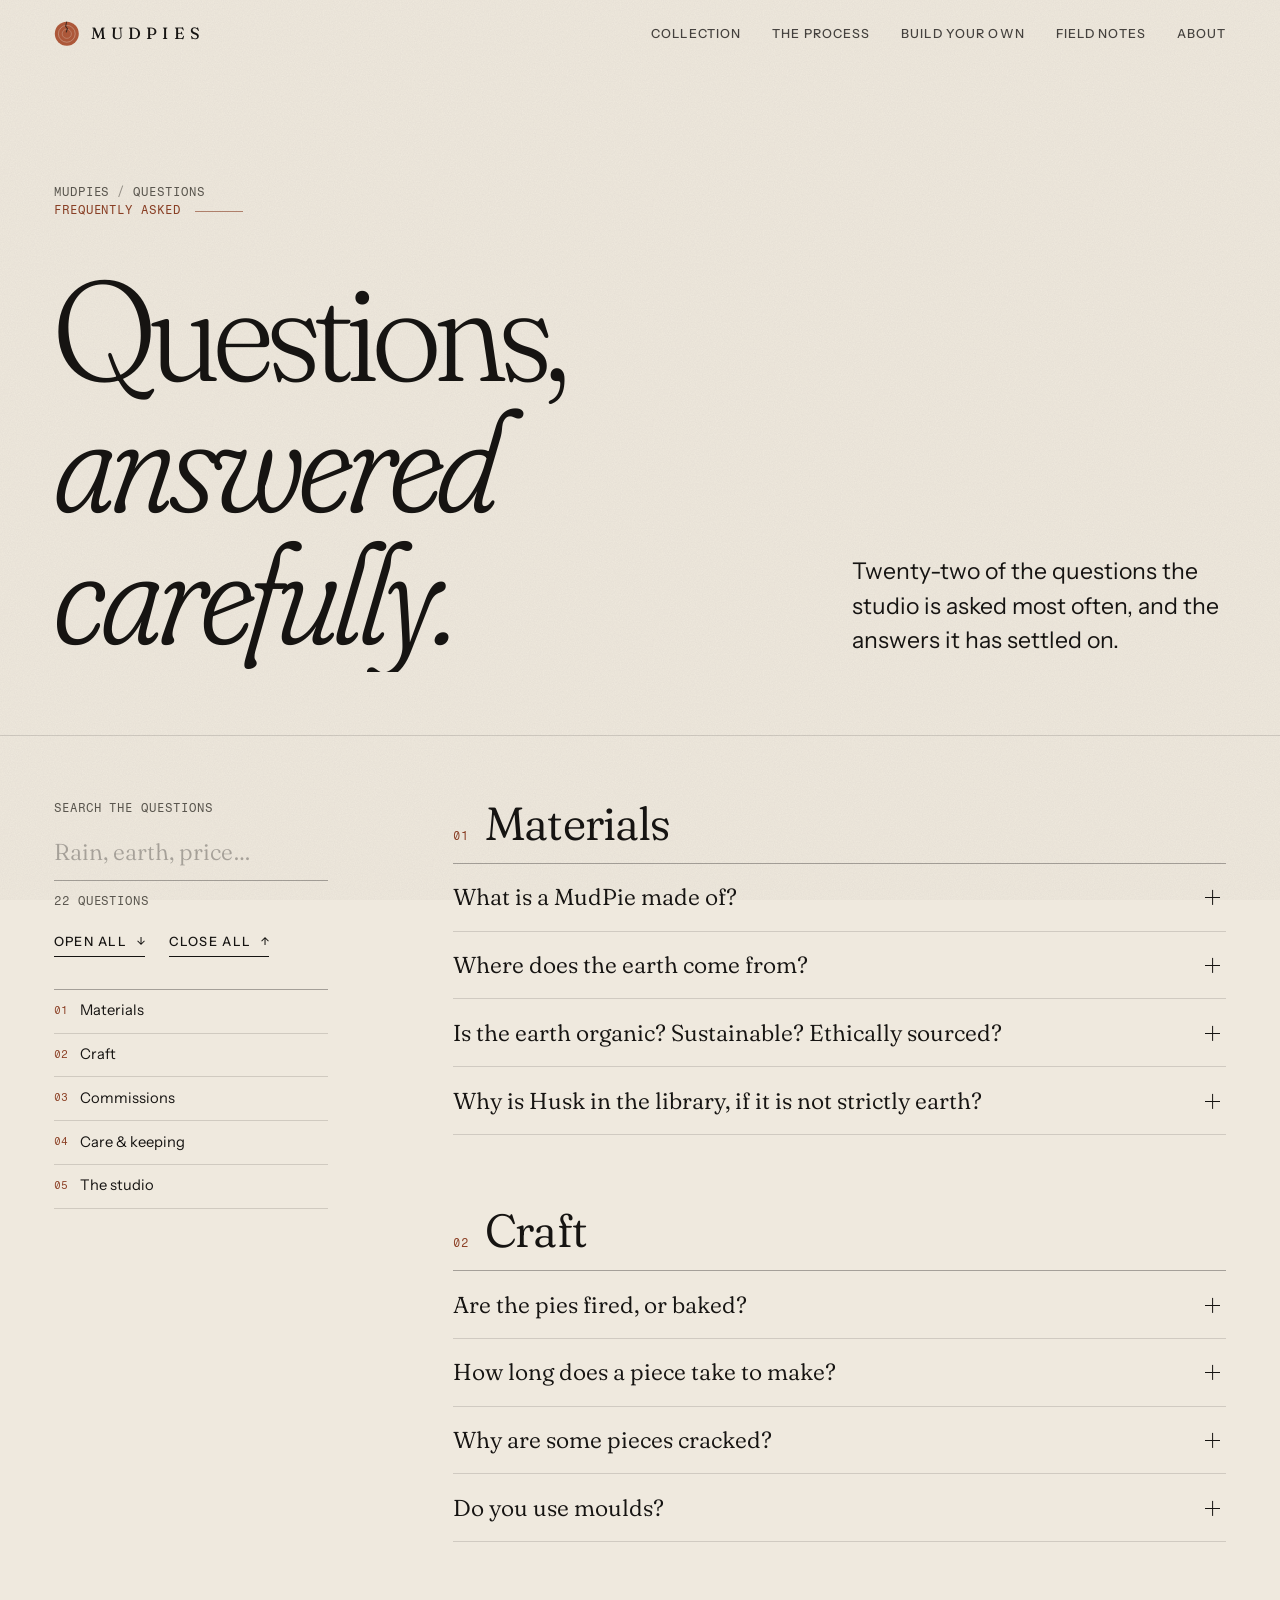
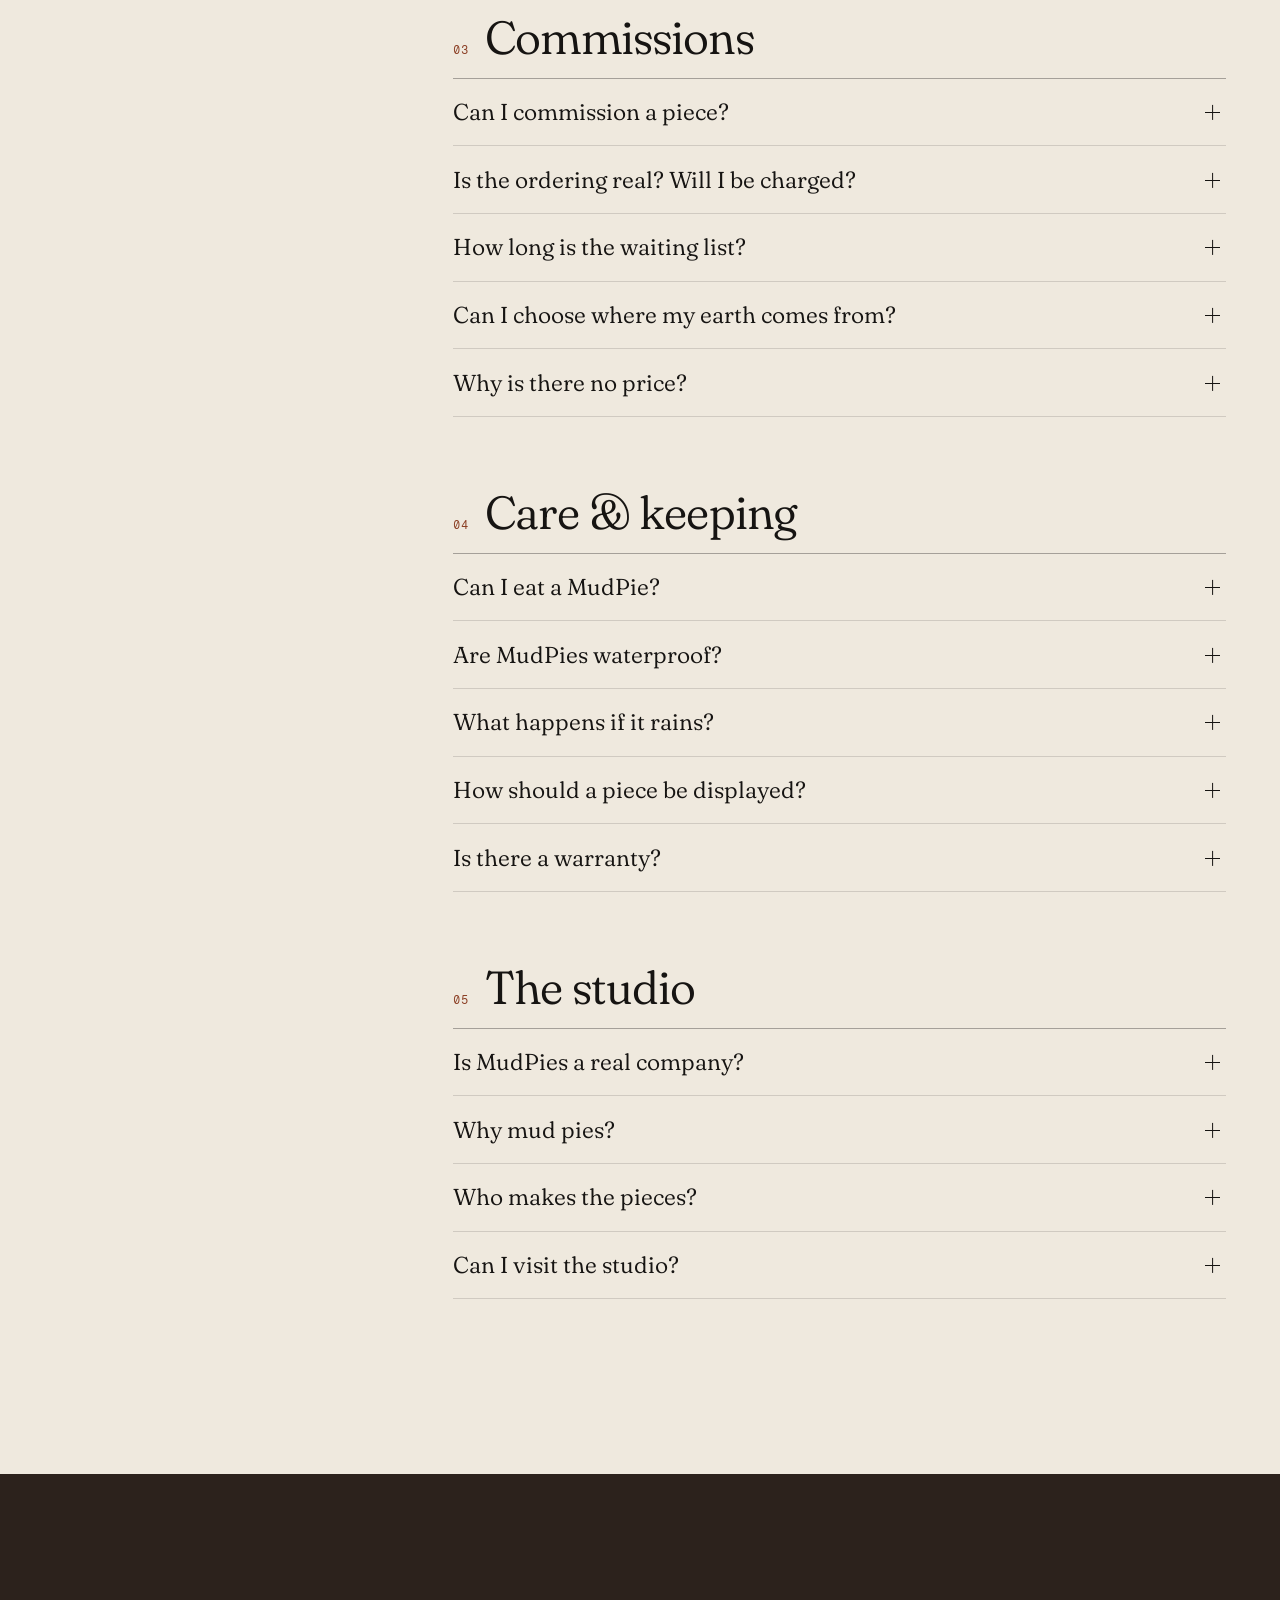
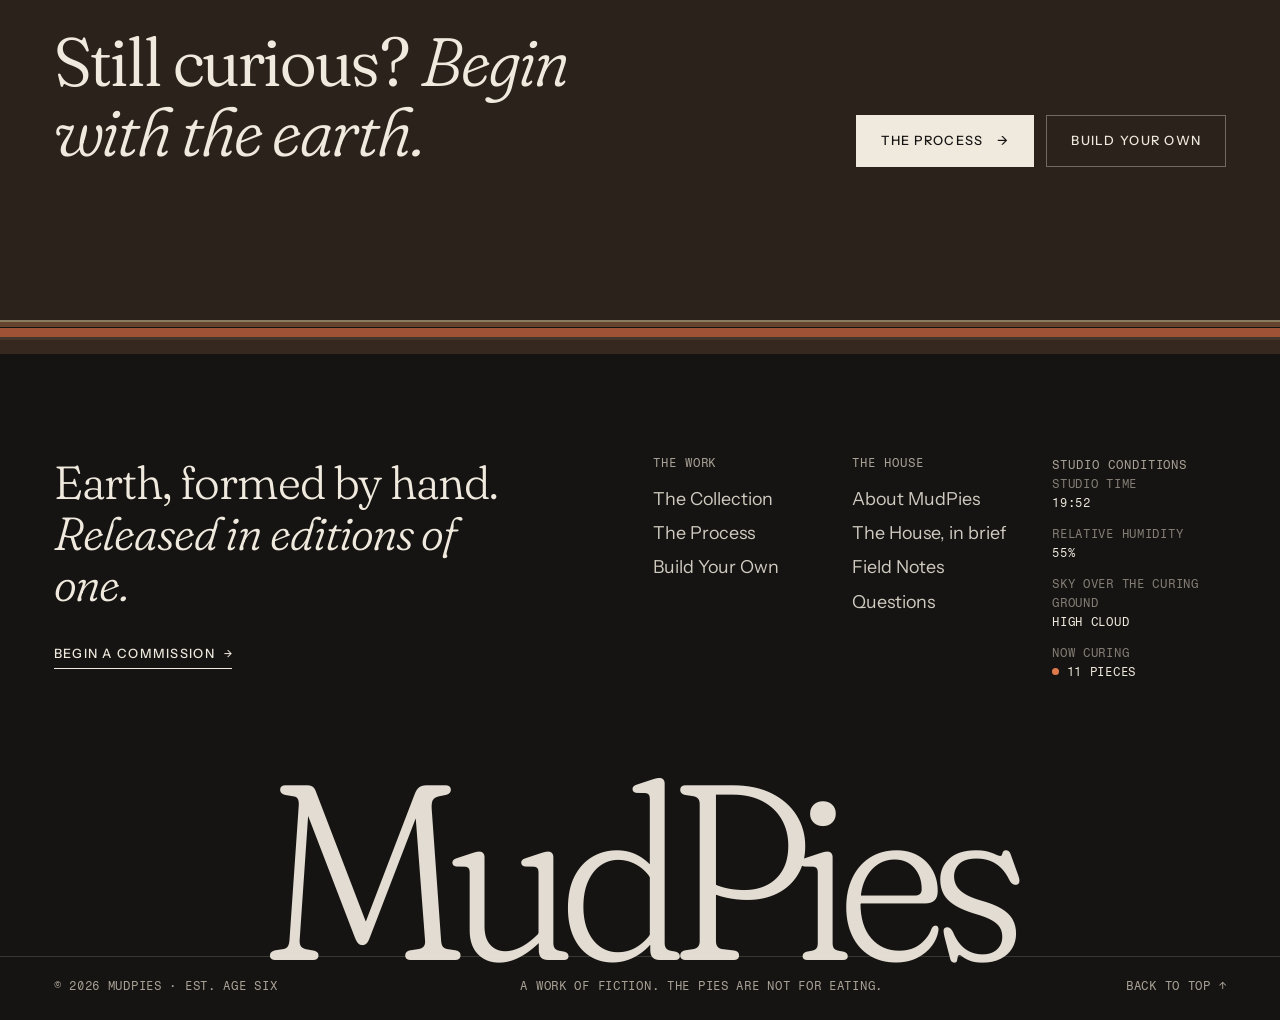
<file: faq.html>
<!doctype html>
<html lang="en">
<head>
<meta charset="utf-8">
<meta name="viewport" content="width=device-width, initial-scale=1, viewport-fit=cover">
<title>Questions — Answered Carefully · MudPies</title>
<meta name="description" content="Frequently asked questions about MudPies: materials, craft, commissions, care and keeping, and the studio itself.">
<meta name="theme-color" content="#efe9de">
<link rel="icon" href="assets/icons/favicon.svg" type="image/svg+xml">
<link rel="apple-touch-icon" href="assets/icons/apple-touch-icon.png">
<meta property="og:type" content="website">
<meta property="og:site_name" content="MudPies">
<meta property="og:title" content="Questions — MudPies">
<meta property="og:description" content="Materials, craft, commissions, care and keeping. Answered carefully.">
<meta property="og:image" content="https://jxntb.github.io/mudpies/assets/images/og-image.jpg">
<meta name="twitter:card" content="summary_large_image">
<link rel="preconnect" href="https://fonts.googleapis.com">
<link rel="preconnect" href="https://fonts.gstatic.com" crossorigin>
<link rel="stylesheet" href="https://fonts.googleapis.com/css2?family=Fraunces:ital,opsz,wght,SOFT@0,9..144,300..600,0..100;1,9..144,300..600,0..100&family=Instrument+Sans:wght@400..600&family=Fragment+Mono&display=swap">
<link rel="stylesheet" href="assets/css/main.css">
<link rel="stylesheet" href="assets/css/faq.css">
<script>(function(d){var c=d.documentElement.classList;c.add('js');if(!window.matchMedia('(prefers-reduced-motion: reduce)').matches)c.add('motion-ok');setTimeout(function(){if(!(window.MudPies&&window.MudPies.ready))c.remove('motion-ok')},2500)})(document)</script>
<script src="assets/js/site.js" defer></script>
<script src="assets/js/faq.js" defer></script>
</head>
<body id="top">
<a class="skip-link" href="#main">Skip to content</a>

<header class="site-header" data-header>
  <div class="site-header__inner">
    <a class="brand" href="index.html" aria-label="MudPies, home">
      <svg class="brand__mark" viewBox="0 0 64 64" aria-hidden="true" focusable="false"><circle cx="32" cy="32" r="30" fill="currentColor"/><circle cx="32" cy="32" r="21" fill="none" stroke="#efe9de" stroke-opacity=".42" stroke-width="2"/><circle cx="32" cy="32" r="11.5" fill="none" stroke="#efe9de" stroke-opacity=".32" stroke-width="2"/><path d="M31.5 2.5 29 13.5l4.6 5.6-3 8.4" fill="none" stroke="#161412" stroke-opacity=".72" stroke-width="2.6" stroke-linecap="round" stroke-linejoin="round"/></svg>
      <span class="brand__word">MudPies</span>
    </a>
    <nav class="site-nav" aria-label="Primary">
      <ul>
        <li><a href="collection.html">Collection</a></li>
        <li><a href="process.html">The Process</a></li>
        <li><a href="build.html">Build Your Own</a></li>
        <li><a href="field-notes.html">Field Notes</a></li>
        <li><a href="about.html">About</a></li>
      </ul>
    </nav>
    <button class="menu-toggle" type="button" data-menu-toggle aria-expanded="false" aria-controls="site-menu">
      <span data-menu-label>Menu</span>
      <span class="menu-toggle__icon" aria-hidden="true"></span>
    </button>
  </div>
</header>
<nav class="site-menu" id="site-menu" aria-label="Menu">
  <ul class="site-menu__list" role="list">
    <li style="--i:0"><a href="index.html"><span>00</span>Home</a></li>
    <li style="--i:1"><a href="collection.html"><span>01</span>Collection</a></li>
    <li style="--i:2"><a href="process.html"><span>02</span>The Process</a></li>
    <li style="--i:3"><a href="build.html"><span>03</span>Build Your Own</a></li>
    <li style="--i:4"><a href="field-notes.html"><span>04</span>Field Notes</a></li>
    <li style="--i:5"><a href="about.html"><span>05</span>About</a></li>
    <li style="--i:6"><a href="faq.html" aria-current="page"><span>06</span>Questions</a></li>
  </ul>
  <div class="site-menu__foot">
    <span>Collection 07 — The Long Dry</span>
    <span>Studio time <span data-readout-time>—</span></span>
  </div>
</nav>

<main id="main" tabindex="-1">
  <section class="page-intro" aria-labelledby="page-title">
    <div class="wrap">
      <ol class="trail" role="list">
        <li><a href="index.html">MudPies</a></li>
        <li aria-current="page">Questions</li>
      </ol>
      <div class="page-intro__grid">
        <p class="page-intro__eyebrow label label--accent label--rule" data-reveal>Frequently asked</p>
        <h1 class="page-intro__title display" id="page-title" data-lines>
          <span class="line-mask"><span>Questions,</span></span>
          <span class="line-mask" style="--d:1"><span><em>answered carefully.</em></span></span>
        </h1>
        <div class="page-intro__text" data-reveal style="--d:2">
          <p class="lede">Twenty-two of the questions the studio is asked most often, and the answers it has settled on.</p>
        </div>
      </div>
    </div>
  </section>

  <div class="wrap faq-layout">
    <aside class="faq-side">
      <div class="faq-side__inner">
        <div class="faq-tools" data-faq-tools hidden>
          <label class="faq-search">
            <span class="label">Search the questions</span>
            <input type="search" data-faq-search placeholder="Rain, earth, price…" autocomplete="off">
          </label>
          <p class="label faq-count" data-faq-count aria-live="polite">22 questions</p>
          <div class="faq-toggles">
            <button type="button" class="link-arrow link-arrow--down" data-faq-expand>Open all</button>
            <button type="button" class="link-arrow link-arrow--up" data-faq-collapse>Close all</button>
          </div>
        </div>
        <nav aria-label="Question topics">
          <ol class="faq-topics" role="list">
            <li><a href="#materials"><span>01</span>Materials</a></li>
            <li><a href="#craft"><span>02</span>Craft</a></li>
            <li><a href="#commissions"><span>03</span>Commissions</a></li>
            <li><a href="#care"><span>04</span>Care &amp; keeping</a></li>
            <li><a href="#studio"><span>05</span>The studio</a></li>
          </ol>
        </nav>
      </div>
    </aside>

    <div class="faq-groups">
      <section class="faq-group" id="materials" aria-labelledby="g-materials">
        <h2 class="faq-group__title" id="g-materials"><span class="label">01</span> Materials</h2>
        <details class="faq" id="what-is-it-made-of">
          <summary><span class="faq__q">What is a MudPie made of?</span></summary>
          <div class="faq__a"><p>Earth, and nothing else. Each piece is formed from one or more of the nine earths held in the studio’s library, wetted with rainwater collected the season before. There is no binder, no glaze and no pigment. Any colour you see is the colour the ground was.</p></div>
        </details>
        <details class="faq" id="where-does-the-earth-come-from">
          <summary><span class="faq__q">Where does the earth come from?</span></summary>
          <div class="faq__a"><p>From a small number of beds the studio has visited for years: a cave system it declines to name, a dry riverbed, the Red Country, and the forest floor above the cave mouth. Exact locations are not published. The beds are small, and we would like them to stay that way.</p><p><a class="text-link" href="process.html">The expedition is described on the Process page.</a></p></div>
        </details>
        <details class="faq" id="is-it-organic">
          <summary><span class="faq__q">Is the earth organic? Sustainable? Ethically sourced?</span></summary>
          <div class="faq__a"><p>We make no claims about the earth that the earth would not make about itself. It is retrieved on foot, in small amounts, and logged by hand. Beyond that we prefer to let it speak for itself, which in our experience it does slowly, and mostly about the weather.</p></div>
        </details>
        <details class="faq" id="why-is-husk-in-the-library">
          <summary><span class="faq__q">Why is Husk in the library, if it is not strictly earth?</span></summary>
          <div class="faq__a"><p>This is an ongoing discussion. Husk was admitted on a provisional basis after Collection 05 and has been under review ever since. It is very good at rims, which has so far been enough.</p></div>
        </details>
      </section>

      <section class="faq-group" id="craft" aria-labelledby="g-craft">
        <h2 class="faq-group__title" id="g-craft"><span class="label">02</span> Craft</h2>
        <details class="faq" id="are-they-fired">
          <summary><span class="faq__q">Are the pies fired, or baked?</span></summary>
          <div class="faq__a"><p>Neither. Nothing is fired, baked or glazed. The pieces are cured in open air at altitude and remain, technically, mud. This is deliberate: firing would make them ceramics, and the studio has nothing against ceramics except that it does not make them.</p></div>
        </details>
        <details class="faq" id="how-long-does-it-take">
          <summary><span class="faq__q">How long does a piece take to make?</span></summary>
          <div class="faq__a"><p>The forming takes a single sitting of between one and four hours. The curing takes between nine and sixty-one days. The expedition that precedes both takes eleven. On balance, a while.</p></div>
        </details>
        <details class="faq" id="why-are-some-cracked">
          <summary><span class="faq__q">Why are some pieces cracked?</span></summary>
          <div class="faq__a"><p>Because the sun at 2,940 metres has opinions. The studio suggests a surface; the weather decides what happens to it. Cracks that appear during curing are kept, recorded and, where appropriate, named. We have never filled one. We considered it once, for about a minute.</p></div>
        </details>
        <details class="faq" id="moulds">
          <summary><span class="faq__q">Do you use moulds?</span></summary>
          <div class="faq__a"><p>No. A mould would make every piece the same shape, which is the one thing a MudPie should not be.</p></div>
        </details>
      </section>

      <section class="faq-group" id="commissions" aria-labelledby="g-commissions">
        <h2 class="faq-group__title" id="g-commissions"><span class="label">03</span> Commissions</h2>
        <details class="faq" id="can-i-commission">
          <summary><span class="faq__q">Can I commission a piece?</span></summary>
          <div class="faq__a"><p>In spirit, yes. <a class="text-link" href="build.html">The atelier</a> lets you choose an earth, a form, a finish and a name, renders the result and issues a certificate of formation. The certificate is real in the sense that you can save it. The commission is honoured in the sense that we think about it fondly.</p></div>
        </details>
        <details class="faq" id="is-ordering-real">
          <summary><span class="faq__q">Is the ordering real? Will I be charged?</span></summary>
          <div class="faq__a"><p>No, and no. MudPies is a work of fiction. Nothing on this site places an order, takes a payment or asks for personal details. The atelier remembers your last configuration in your own browser so it is there when you return; the Reset button clears it.</p></div>
        </details>
        <details class="faq" id="waiting-list">
          <summary><span class="faq__q">How long is the waiting list?</span></summary>
          <div class="faq__a"><p>The ledger runs to a little over two thousand pieces, and the studio makes around nine a year. We do not hurry. You may wish to give your piece a patient name.</p></div>
        </details>
        <details class="faq" id="choose-the-earth">
          <summary><span class="faq__q">Can I choose where my earth comes from?</span></summary>
          <div class="faq__a"><p>You may choose any of the nine earths in the library. You may not choose the bed, the day or the weather, which is the studio’s way of saying that some things are best left to the earth.</p></div>
        </details>
        <details class="faq" id="price">
          <summary><span class="faq__q">Why is there no price?</span></summary>
          <div class="faq__a"><p>A price would imply a sale, and a sale would imply that a piece leaves on a certain day in a certain condition, which is more than the studio can honestly promise. Also, as above, none of this is real.</p></div>
        </details>
      </section>

      <section class="faq-group" id="care" aria-labelledby="g-care">
        <h2 class="faq-group__title" id="g-care"><span class="label">04</span> Care &amp; keeping</h2>
        <details class="faq" id="can-i-eat-one">
          <summary><span class="faq__q">Can I eat a MudPie?</span></summary>
          <div class="faq__a"><p>We would prefer that you didn’t. The pieces are formed for contemplation. For questions of a culinary nature we refer you to a search engine; we have run the search on your behalf, and it is linked from the homepage.</p></div>
        </details>
        <details class="faq" id="waterproof">
          <summary><span class="faq__q">Are MudPies waterproof?</span></summary>
          <div class="faq__a"><p>No. This is, in a sense, the point.</p></div>
        </details>
        <details class="faq" id="what-if-it-rains">
          <summary><span class="faq__q">What happens if it rains?</span></summary>
          <div class="faq__a"><p>The piece returns to the earth it came from. The studio regards this not as damage but as completion, and records it in the catalogue accordingly&nbsp;— see <a class="text-link" href="collection.html#no-031">No. 031, Low Tide</a>. Completion is not covered by any warranty, because nothing is.</p></div>
        </details>
        <details class="faq" id="how-to-display">
          <summary><span class="faq__q">How should a piece be displayed?</span></summary>
          <div class="faq__a"><p>Indoors, flat, away from radiators, sprinklers, enthusiastic dogs and anyone under the age of six, who will recognise it immediately and want to make improvements.</p></div>
        </details>
        <details class="faq" id="warranty">
          <summary><span class="faq__q">Is there a warranty?</span></summary>
          <div class="faq__a"><p>Each piece is guaranteed to be made of earth.</p></div>
        </details>
      </section>

      <section class="faq-group" id="studio" aria-labelledby="g-studio">
        <h2 class="faq-group__title" id="g-studio"><span class="label">05</span> The studio</h2>
        <details class="faq" id="is-it-real">
          <summary><span class="faq__q">Is MudPies a real company?</span></summary>
          <div class="faq__a"><p>It is a real website about an imaginary studio, which is more than many studios can say. The pies are fictional. The attention is genuine.</p></div>
        </details>
        <details class="faq" id="why-mud-pies">
          <summary><span class="faq__q">Why mud pies?</span></summary>
          <div class="faq__a"><p>Because nearly everybody has made one, and almost nobody was taken seriously while doing it. We would like to correct that, slowly, one piece at a time.</p></div>
        </details>
        <details class="faq" id="who-makes-them">
          <summary><span class="faq__q">Who makes the pieces?</span></summary>
          <div class="faq__a"><p>The Maker, one sitting at a time. The studio is kept by four people who prefer to be known by what they do: the Maker, the Keeper of Earths, the Weather Correspondent and the Archivist. <a class="text-link" href="about.html#studio">More about the studio.</a></p></div>
        </details>
        <details class="faq" id="visit">
          <summary><span class="faq__q">Can I visit the studio?</span></summary>
          <div class="faq__a"><p>Visitors are welcome on days without rain, which is to say rarely, and with notice. The studio does not correspond by email; letters may be left under the third stone to the left of the door.</p></div>
        </details>
      </section>

      <p class="empty-state" data-faq-empty hidden>No questions match. Perhaps that is the answer.</p>
    </div>
  </div>

  <section class="section tone-earth" data-header-tone="dark" aria-labelledby="faq-next-title">
    <div class="wrap next-band">
      <h2 class="next-band__title h2" id="faq-next-title" data-reveal>Still curious? <em>Begin with the earth.</em></h2>
      <div class="next-band__actions btn-row" data-reveal style="--d:1">
        <a class="btn" href="process.html">The Process <span class="arrow" aria-hidden="true">→</span></a>
        <a class="btn btn--ghost" href="build.html">Build your own</a>
      </div>
    </div>
  </section>
</main>

<footer class="site-footer tone-dark" data-header-tone="dark">
  <div class="strata" aria-hidden="true"><span></span><span></span><span></span><span></span><span></span><span></span></div>
  <div class="wrap site-footer__top">
    <div class="site-footer__intro">
      <p class="site-footer__statement">Earth, formed by hand. <em>Released in editions of one.</em></p>
      <a class="link-arrow" href="build.html">Begin a commission</a>
    </div>
    <nav class="site-footer__nav" aria-label="Footer">
      <div>
        <h2>The Work</h2>
        <ul role="list">
          <li><a href="collection.html">The Collection</a></li>
          <li><a href="process.html">The Process</a></li>
          <li><a href="build.html">Build Your Own</a></li>
        </ul>
      </div>
      <div>
        <h2>The House</h2>
        <ul role="list">
          <li><a href="about.html">About MudPies</a></li>
          <li><a href="index.html#about">The House, in brief</a></li>
          <li><a href="field-notes.html">Field Notes</a></li>
          <li><a href="faq.html">Questions</a></li>
        </ul>
      </div>
    </nav>
    <div class="site-footer__readout">
      <h2 class="label">Studio conditions</h2>
      <dl class="readout">
        <dt>Studio time</dt><dd data-readout-time>—</dd>
        <dt>Relative humidity</dt><dd data-readout-rh>—</dd>
        <dt>Sky over the curing ground</dt><dd data-readout-sky>—</dd>
        <dt>Now curing</dt><dd><span class="status-dot status-dot--live"></span><span data-readout-curing>—</span></dd>
      </dl>
    </div>
  </div>
  <p class="site-footer__wordmark" aria-hidden="true">MudPies</p>
  <div class="wrap site-footer__base">
    <p>© <span data-year>2026</span> MudPies · Est. age six</p>
    <p>A work of fiction. The pies are not for eating.</p>
    <a href="#top">Back to top ↑</a>
  </div>
</footer>
</body>
</html>
</file>
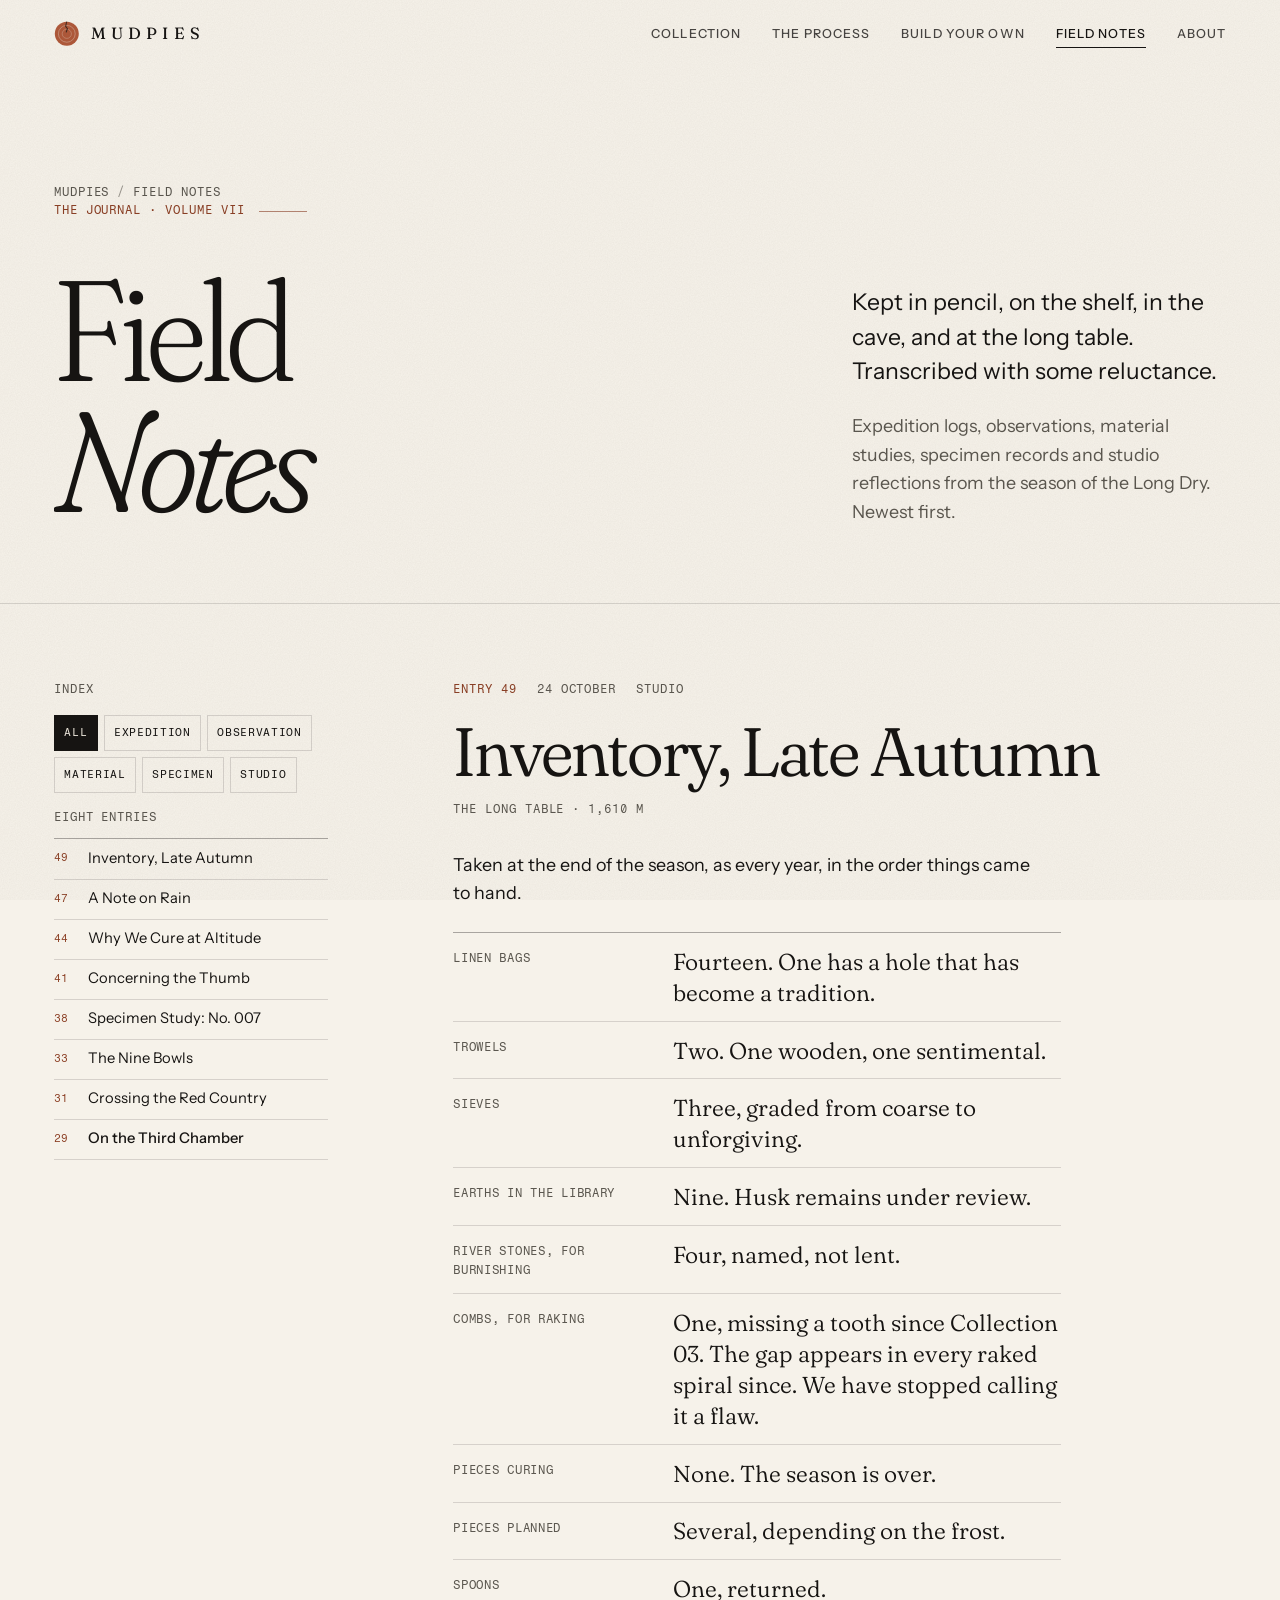
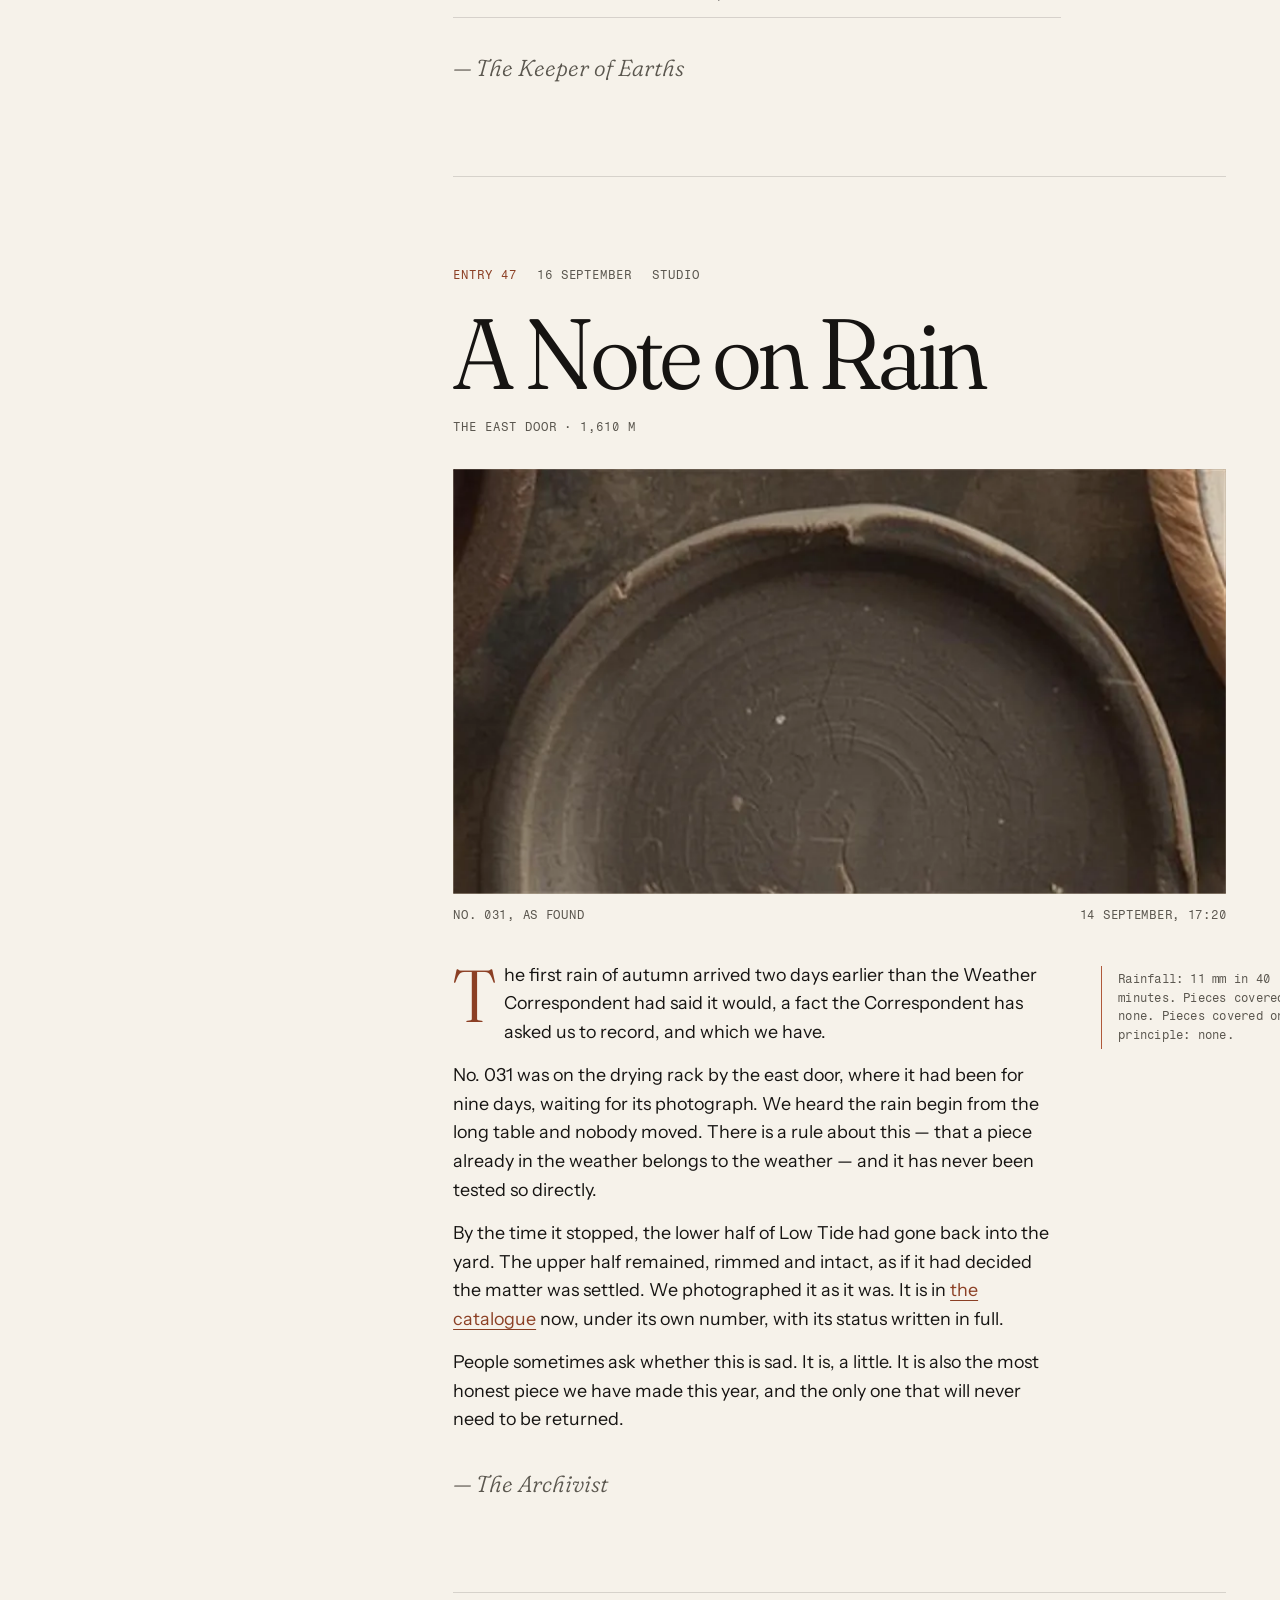
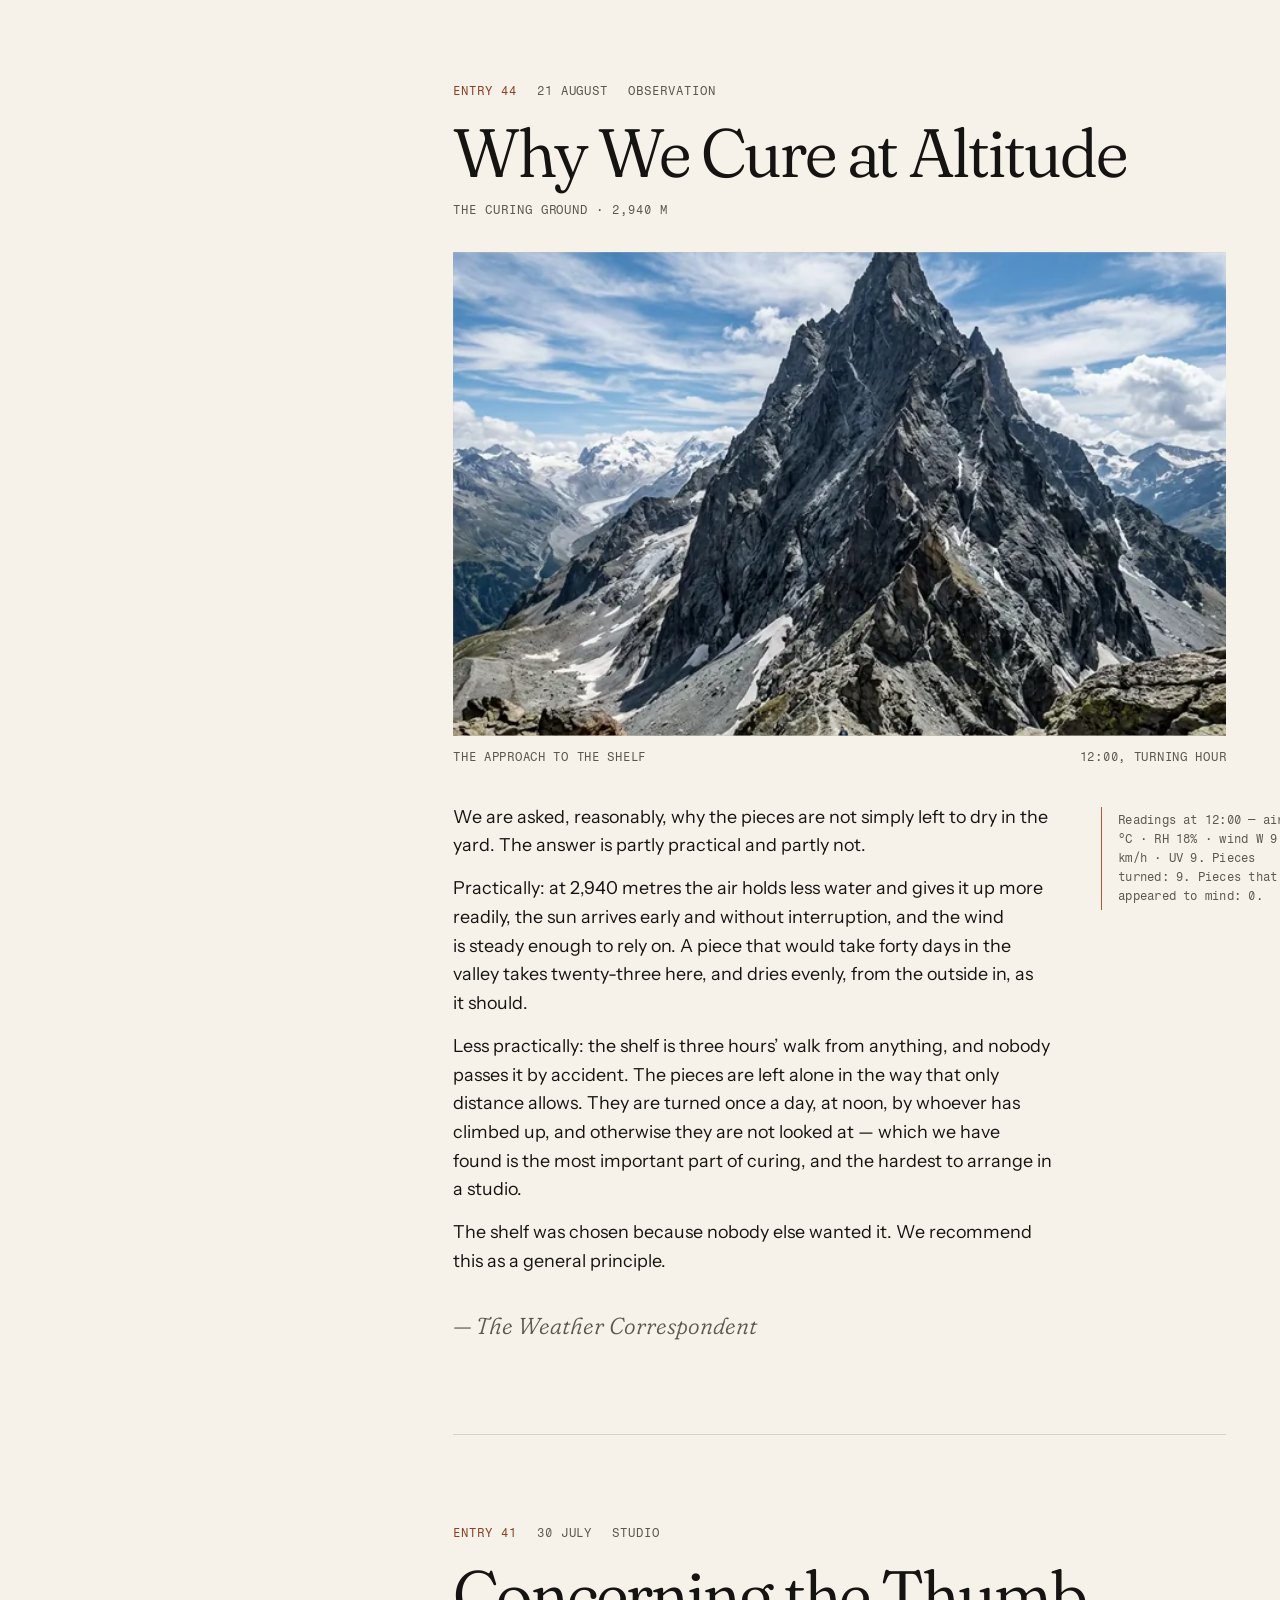
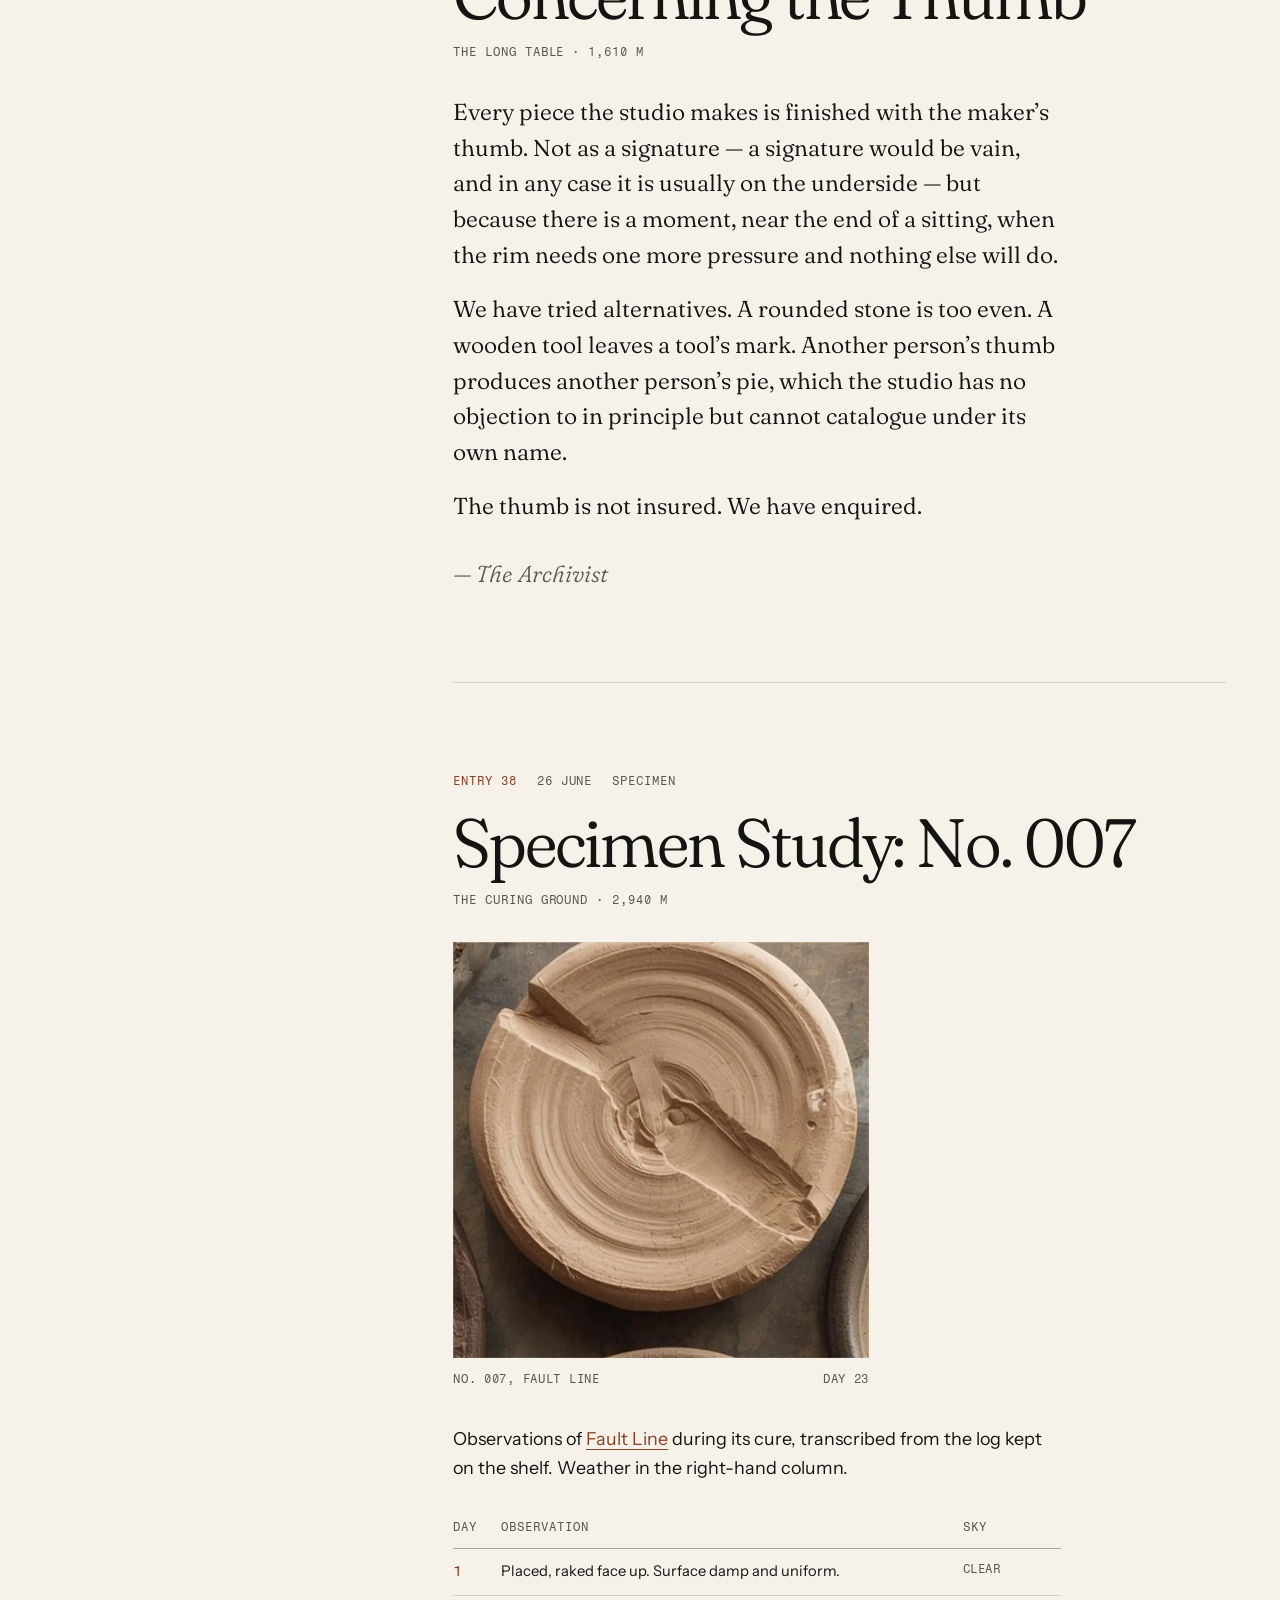
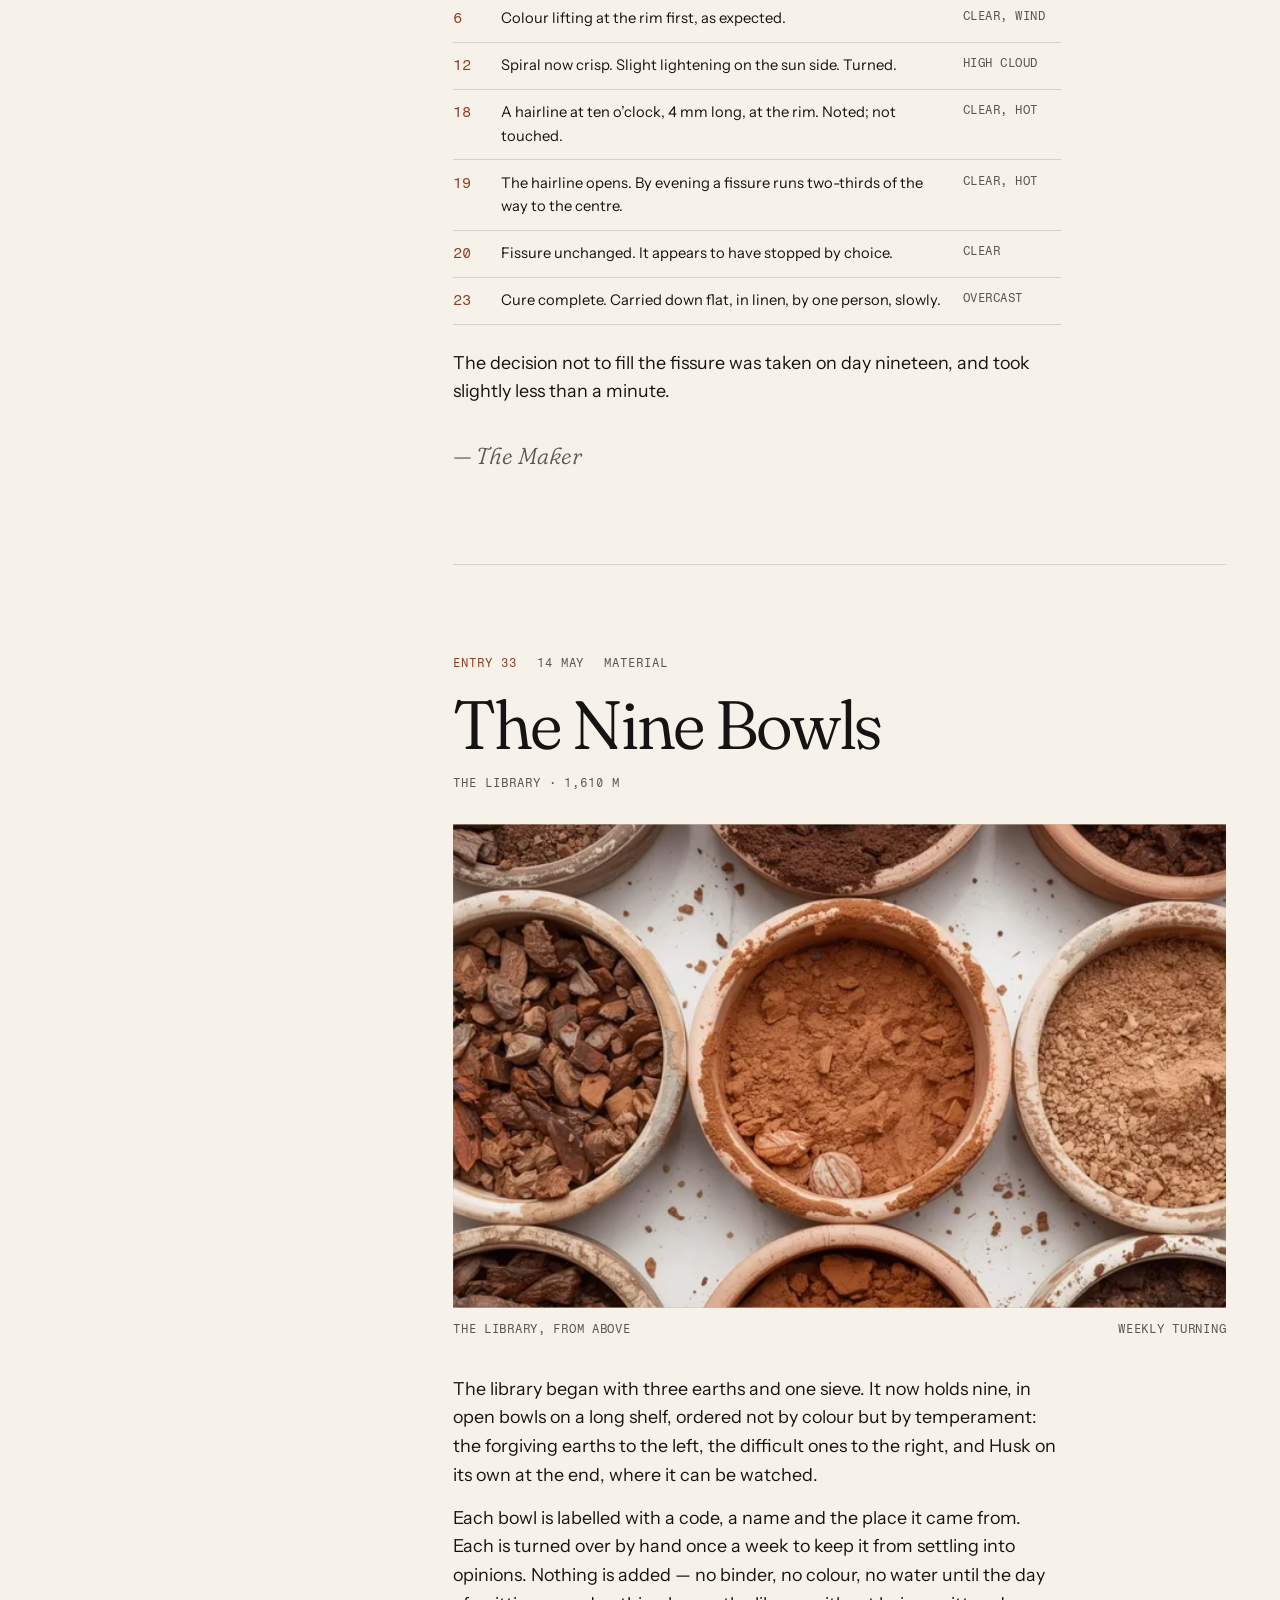
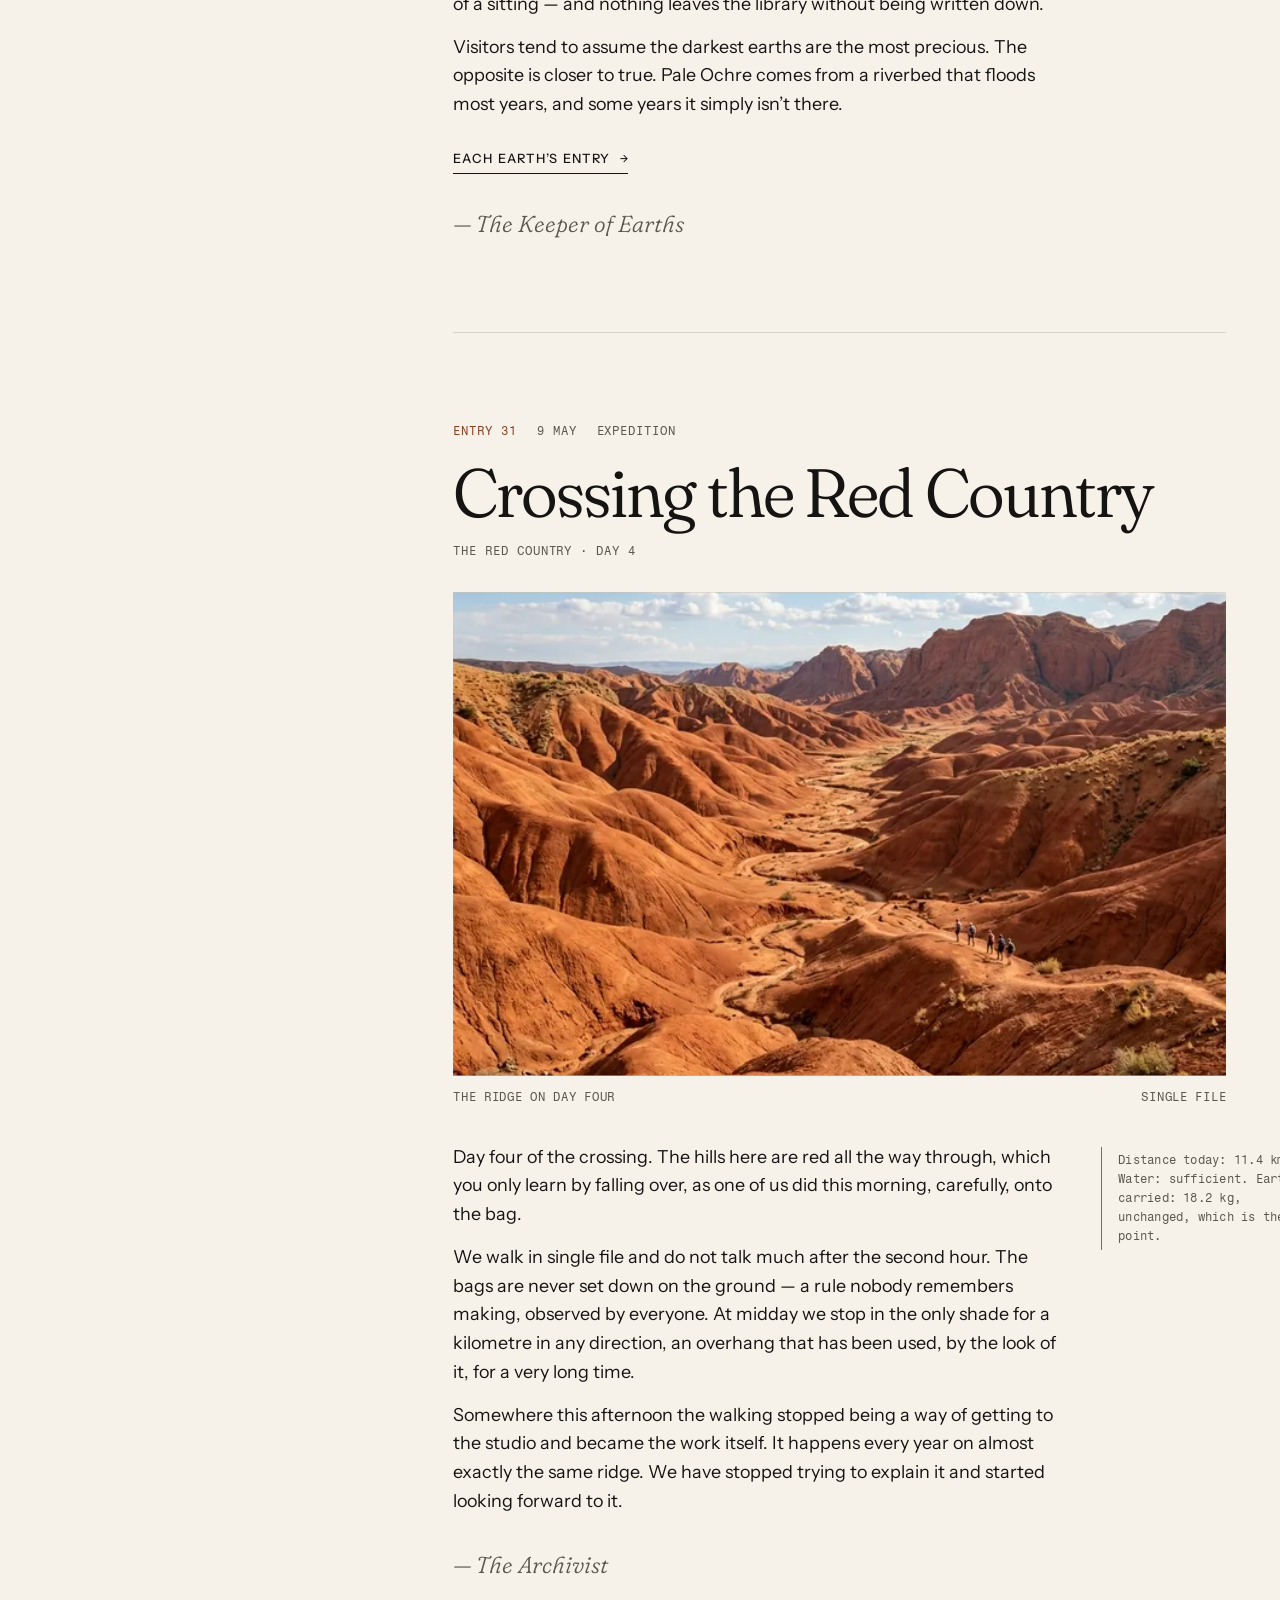
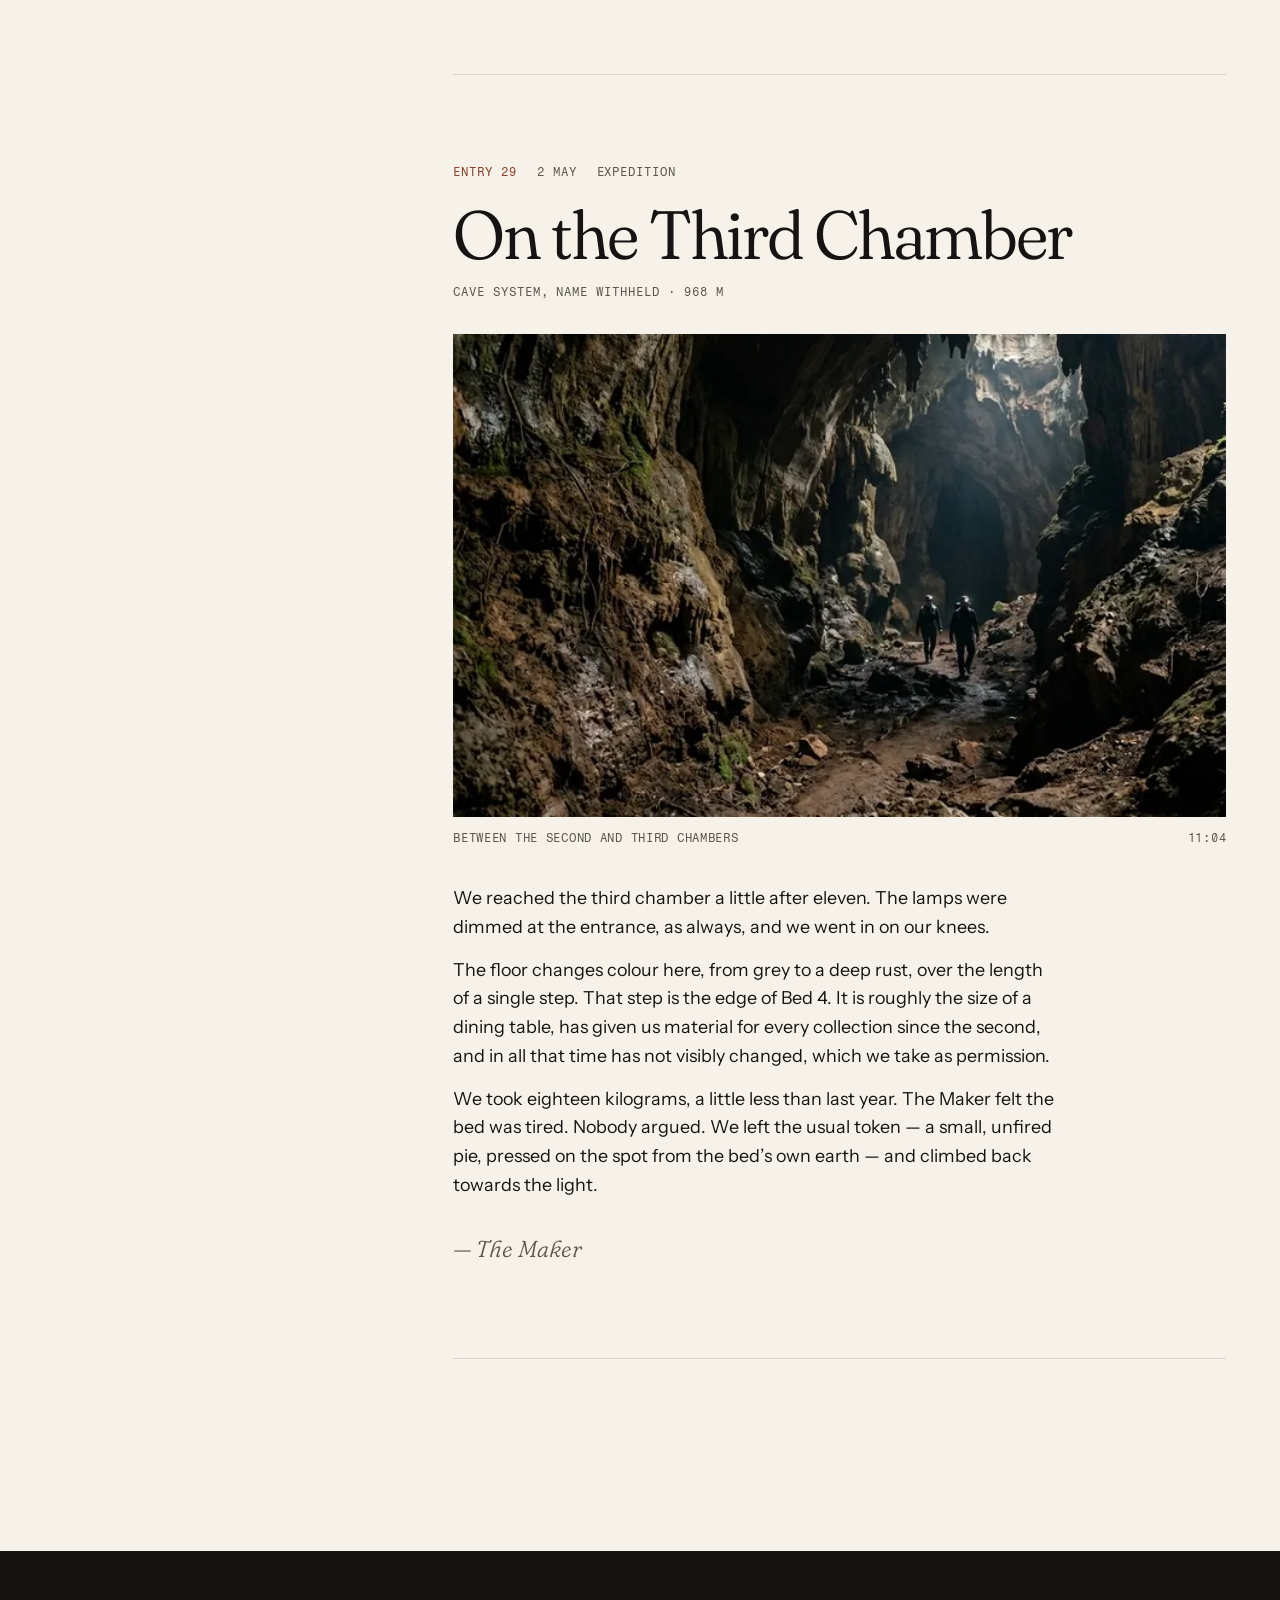
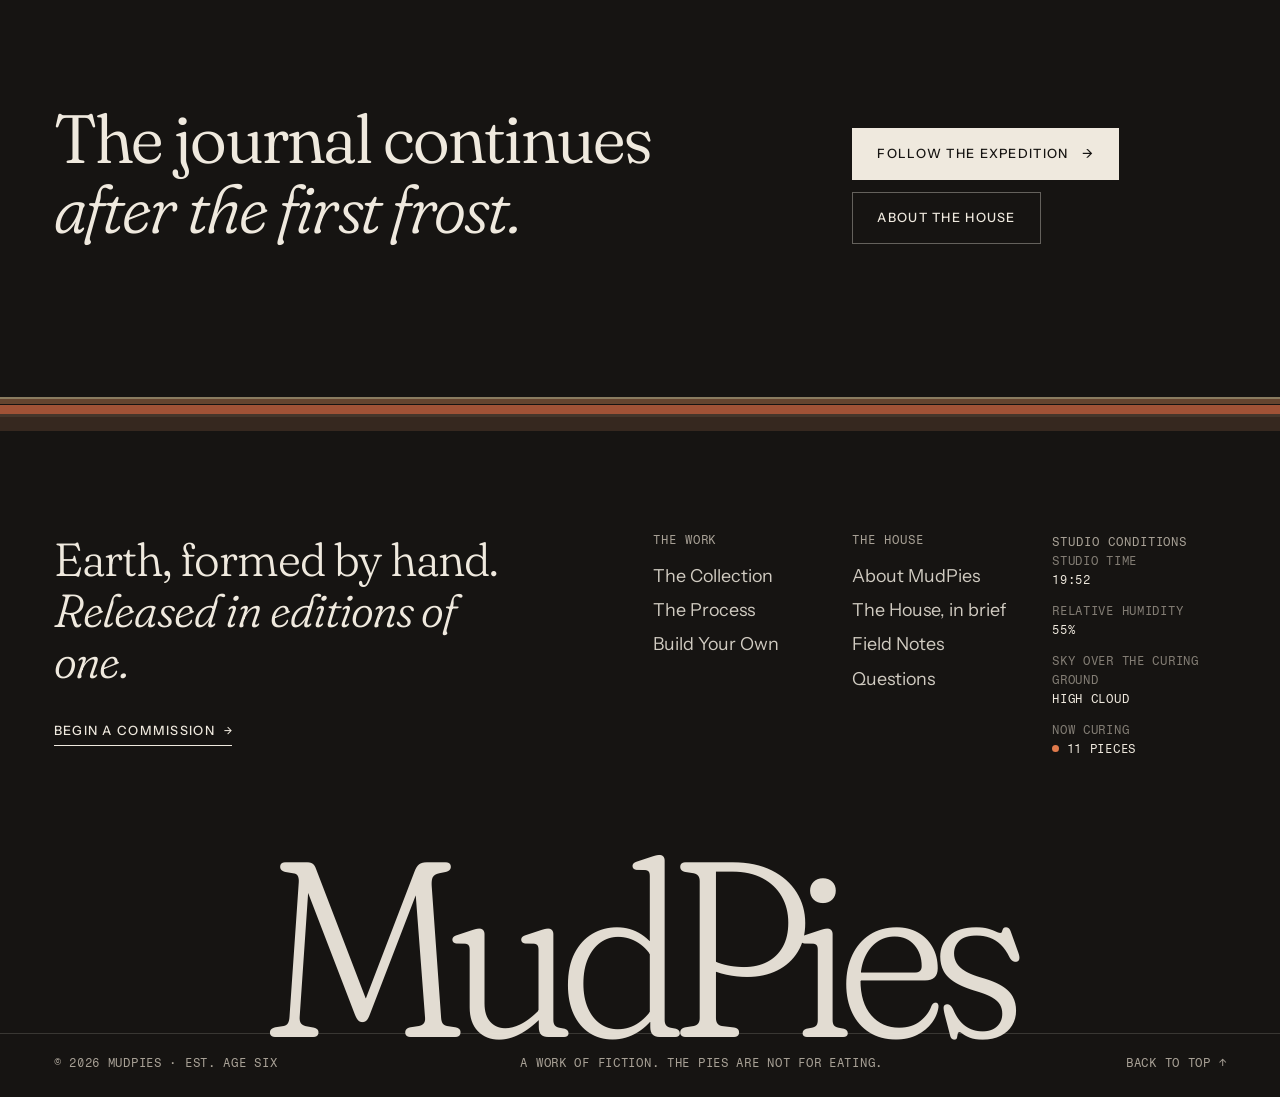
<file: field-notes.html>
<!doctype html>
<html lang="en">
<head>
<meta charset="utf-8">
<meta name="viewport" content="width=device-width, initial-scale=1, viewport-fit=cover">
<title>Field Notes — The Journal · MudPies</title>
<meta name="description" content="Field Notes: the MudPies journal. Expedition logs, observations at altitude, material studies, specimen records and studio reflections, kept in pencil.">
<meta name="theme-color" content="#f6f2ea">
<link rel="icon" href="assets/icons/favicon.svg" type="image/svg+xml">
<link rel="apple-touch-icon" href="assets/icons/apple-touch-icon.png">
<meta property="og:type" content="website">
<meta property="og:site_name" content="MudPies">
<meta property="og:title" content="Field Notes — MudPies">
<meta property="og:description" content="Expedition logs, material studies and studio reflections, kept in pencil.">
<meta property="og:image" content="https://jxntb.github.io/mudpies/assets/images/og-image.jpg">
<meta name="twitter:card" content="summary_large_image">
<link rel="preconnect" href="https://fonts.googleapis.com">
<link rel="preconnect" href="https://fonts.gstatic.com" crossorigin>
<link rel="stylesheet" href="https://fonts.googleapis.com/css2?family=Fraunces:ital,opsz,wght,SOFT@0,9..144,300..600,0..100;1,9..144,300..600,0..100&family=Instrument+Sans:wght@400..600&family=Fragment+Mono&display=swap">
<link rel="stylesheet" href="assets/css/main.css">
<link rel="stylesheet" href="assets/css/notes.css">
<script>(function(d){var c=d.documentElement.classList;c.add('js');if(!window.matchMedia('(prefers-reduced-motion: reduce)').matches)c.add('motion-ok');setTimeout(function(){if(!(window.MudPies&&window.MudPies.ready))c.remove('motion-ok')},2500)})(document)</script>
<script src="assets/js/site.js" defer></script>
<script src="assets/js/notes.js" defer></script>
</head>
<body id="top" class="page-notes">
<a class="skip-link" href="#main">Skip to content</a>

<header class="site-header" data-header>
  <div class="site-header__inner">
    <a class="brand" href="index.html" aria-label="MudPies, home">
      <svg class="brand__mark" viewBox="0 0 64 64" aria-hidden="true" focusable="false"><circle cx="32" cy="32" r="30" fill="currentColor"/><circle cx="32" cy="32" r="21" fill="none" stroke="#efe9de" stroke-opacity=".42" stroke-width="2"/><circle cx="32" cy="32" r="11.5" fill="none" stroke="#efe9de" stroke-opacity=".32" stroke-width="2"/><path d="M31.5 2.5 29 13.5l4.6 5.6-3 8.4" fill="none" stroke="#161412" stroke-opacity=".72" stroke-width="2.6" stroke-linecap="round" stroke-linejoin="round"/></svg>
      <span class="brand__word">MudPies</span>
    </a>
    <nav class="site-nav" aria-label="Primary">
      <ul>
        <li><a href="collection.html">Collection</a></li>
        <li><a href="process.html">The Process</a></li>
        <li><a href="build.html">Build Your Own</a></li>
        <li><a href="field-notes.html" aria-current="page">Field Notes</a></li>
        <li><a href="about.html">About</a></li>
      </ul>
    </nav>
    <button class="menu-toggle" type="button" data-menu-toggle aria-expanded="false" aria-controls="site-menu">
      <span data-menu-label>Menu</span>
      <span class="menu-toggle__icon" aria-hidden="true"></span>
    </button>
  </div>
</header>
<nav class="site-menu" id="site-menu" aria-label="Menu">
  <ul class="site-menu__list" role="list">
    <li style="--i:0"><a href="index.html"><span>00</span>Home</a></li>
    <li style="--i:1"><a href="collection.html"><span>01</span>Collection</a></li>
    <li style="--i:2"><a href="process.html"><span>02</span>The Process</a></li>
    <li style="--i:3"><a href="build.html"><span>03</span>Build Your Own</a></li>
    <li style="--i:4"><a href="field-notes.html" aria-current="page"><span>04</span>Field Notes</a></li>
    <li style="--i:5"><a href="about.html"><span>05</span>About</a></li>
    <li style="--i:6"><a href="faq.html"><span>06</span>Questions</a></li>
  </ul>
  <div class="site-menu__foot">
    <span>Collection 07 — The Long Dry</span>
    <span>Studio time <span data-readout-time>—</span></span>
  </div>
</nav>

<main id="main" tabindex="-1">
  <section class="page-intro notes-intro" aria-labelledby="page-title">
    <div class="wrap">
      <ol class="trail" role="list">
        <li><a href="index.html">MudPies</a></li>
        <li aria-current="page">Field Notes</li>
      </ol>
      <div class="page-intro__grid">
        <p class="page-intro__eyebrow label label--accent label--rule" data-reveal>The journal · Volume VII</p>
        <h1 class="page-intro__title display" id="page-title" data-lines>
          <span class="line-mask"><span>Field</span></span>
          <span class="line-mask" style="--d:1"><span><em>Notes</em></span></span>
        </h1>
        <div class="page-intro__text" data-reveal style="--d:2">
          <p class="lede">Kept in pencil, on the shelf, in the cave, and at the long table. Transcribed with some reluctance.</p>
          <p class="soft">Expedition logs, observations, material studies, specimen records and studio reflections from the season of the Long Dry. Newest first.</p>
        </div>
      </div>
    </div>
  </section>

  <div class="wrap notes-layout">
    <aside class="notes-index" aria-labelledby="notes-index-title">
      <div class="notes-index__inner">
        <h2 class="label" id="notes-index-title">Index</h2>
        <div class="notes-filters" data-note-filters hidden role="group" aria-label="Filter entries by kind">
          <button type="button" class="note-filter" data-kind="all" aria-pressed="true">All</button>
          <button type="button" class="note-filter" data-kind="expedition" aria-pressed="false">Expedition</button>
          <button type="button" class="note-filter" data-kind="observation" aria-pressed="false">Observation</button>
          <button type="button" class="note-filter" data-kind="material" aria-pressed="false">Material</button>
          <button type="button" class="note-filter" data-kind="specimen" aria-pressed="false">Specimen</button>
          <button type="button" class="note-filter" data-kind="studio" aria-pressed="false">Studio</button>
        </div>
        <p class="label notes-count" data-note-count aria-live="polite">Eight entries</p>
        <ol class="notes-toc" role="list">
          <li data-kind="studio"><a href="#inventory-late-autumn"><span>49</span>Inventory, Late Autumn</a></li>
          <li data-kind="studio"><a href="#a-note-on-rain"><span>47</span>A Note on Rain</a></li>
          <li data-kind="observation"><a href="#why-we-cure-at-altitude"><span>44</span>Why We Cure at Altitude</a></li>
          <li data-kind="studio"><a href="#concerning-the-thumb"><span>41</span>Concerning the Thumb</a></li>
          <li data-kind="specimen"><a href="#specimen-study-007"><span>38</span>Specimen Study: No. 007</a></li>
          <li data-kind="material"><a href="#the-nine-bowls"><span>33</span>The Nine Bowls</a></li>
          <li data-kind="expedition"><a href="#crossing-the-red-country"><span>31</span>Crossing the Red Country</a></li>
          <li data-kind="expedition"><a href="#the-third-chamber"><span>29</span>On the Third Chamber</a></li>
        </ol>
      </div>
    </aside>

    <div class="notes-feed">

      <article class="note" id="inventory-late-autumn" data-kind="studio" aria-labelledby="n49">
        <header class="note__head">
          <p class="label note__meta"><span>Entry 49</span><time datetime="2026-10-24">24 October</time><span>Studio</span></p>
          <h2 class="note__title" id="n49">Inventory, Late Autumn</h2>
          <p class="label note__place">The long table · 1,610 m</p>
        </header>
        <div class="note__body">
          <p class="prose">Taken at the end of the season, as every year, in the order things came to hand.</p>
          <dl class="inventory">
            <div><dt>Linen bags</dt><dd>Fourteen. One has a hole that has become a tradition.</dd></div>
            <div><dt>Trowels</dt><dd>Two. One wooden, one sentimental.</dd></div>
            <div><dt>Sieves</dt><dd>Three, graded from coarse to unforgiving.</dd></div>
            <div><dt>Earths in the library</dt><dd>Nine. Husk remains under review.</dd></div>
            <div><dt>River stones, for burnishing</dt><dd>Four, named, not lent.</dd></div>
            <div><dt>Combs, for raking</dt><dd>One, missing a tooth since Collection 03. The gap appears in every raked spiral since. We have stopped calling it a flaw.</dd></div>
            <div><dt>Pieces curing</dt><dd>None. The season is over.</dd></div>
            <div><dt>Pieces planned</dt><dd>Several, depending on the frost.</dd></div>
            <div><dt>Spoons</dt><dd>One, returned.</dd></div>
          </dl>
          <p class="note__sign">— The Keeper of Earths</p>
        </div>
      </article>

      <article class="note note--feature" id="a-note-on-rain" data-kind="studio" aria-labelledby="n47">
        <header class="note__head">
          <p class="label note__meta"><span>Entry 47</span><time datetime="2026-09-16">16 September</time><span>Studio</span></p>
          <h2 class="note__title" id="n47">A Note on Rain</h2>
          <p class="label note__place">The east door · 1,610 m</p>
        </header>
        <figure class="note__figure" data-reveal="mask">
          <div class="frame ticks"><img src="assets/images/no-031.webp" width="800" height="440" loading="lazy" alt="What remained of No. 031, Low Tide: the upper half of a dark grey disc with a rolled rim."></div>
          <figcaption class="figcaption"><span>No. 031, as found</span><span>14 September, 17:20</span></figcaption>
        </figure>
        <div class="note__body">
          <div class="prose">
            <p class="dropcap">The first rain of autumn arrived two days earlier than the Weather Correspondent had said it would, a fact the Correspondent has asked us to record, and which we have.</p>
            <p>No. 031 was on the drying rack by the east door, where it had been for nine days, waiting for its photograph. We heard the rain begin from the long table and nobody moved. There is a rule about this&nbsp;— that a piece already in the weather belongs to the weather&nbsp;— and it has never been tested so directly.</p>
            <p>By the time it stopped, the lower half of Low Tide had gone back into the yard. The upper half remained, rimmed and intact, as if it had decided the matter was settled. We photographed it as it was. It is in <a class="text-link" href="collection.html#no-031">the catalogue</a> now, under its own number, with its status written in full.</p>
            <p>People sometimes ask whether this is sad. It is, a little. It is also the most honest piece we have made this year, and the only one that will never need to be returned.</p>
          </div>
          <aside class="marginal" aria-label="Margin note">Rainfall: 11 mm in 40 minutes. Pieces covered: none. Pieces covered on principle: none.</aside>
          <p class="note__sign">— The Archivist</p>
        </div>
      </article>

      <article class="note" id="why-we-cure-at-altitude" data-kind="observation" aria-labelledby="n44">
        <header class="note__head">
          <p class="label note__meta"><span>Entry 44</span><time datetime="2026-08-21">21 August</time><span>Observation</span></p>
          <h2 class="note__title" id="n44">Why We Cure at Altitude</h2>
          <p class="label note__place">The curing ground · 2,940 m</p>
        </header>
        <figure class="note__figure" data-reveal="mask">
          <div class="frame ticks note__frame--square"><img src="assets/images/summit-1024.webp" srcset="assets/images/summit-640.webp 640w, assets/images/summit-1024.webp 1024w" sizes="(max-width: 900px) 92vw, 50vw" width="1024" height="1024" loading="lazy" alt="Below a sharp grey peak, a single walker on a rocky path leading up to the curing ground."></div>
          <figcaption class="figcaption"><span>The approach to the shelf</span><span>12:00, turning hour</span></figcaption>
        </figure>
        <div class="note__body">
          <div class="prose">
            <p>We are asked, reasonably, why the pieces are not simply left to dry in the yard. The answer is partly practical and partly not.</p>
            <p>Practically: at 2,940 metres the air holds less water and gives it up more readily, the sun arrives early and without interruption, and the wind is steady enough to rely on. A piece that would take forty days in the valley takes twenty-three here, and dries evenly, from the outside in, as it should.</p>
            <p>Less practically: the shelf is three hours’ walk from anything, and nobody passes it by accident. The pieces are left alone in the way that only distance allows. They are turned once a day, at noon, by whoever has climbed up, and otherwise they are not looked at&nbsp;— which we have found is the most important part of curing, and the hardest to arrange in a studio.</p>
            <p>The shelf was chosen because nobody else wanted it. We recommend this as a general principle.</p>
          </div>
          <aside class="marginal" aria-label="Margin note">Readings at 12:00 — air 14 °C · RH 18% · wind W 9 km/h · UV 9. Pieces turned: 9. Pieces that appeared to mind: 0.</aside>
          <p class="note__sign">— The Weather Correspondent</p>
        </div>
      </article>

      <article class="note" id="concerning-the-thumb" data-kind="studio" aria-labelledby="n41">
        <header class="note__head">
          <p class="label note__meta"><span>Entry 41</span><time datetime="2026-07-30">30 July</time><span>Studio</span></p>
          <h2 class="note__title" id="n41">Concerning the Thumb</h2>
          <p class="label note__place">The long table · 1,610 m</p>
        </header>
        <div class="note__body">
          <div class="prose prose--serif">
            <p>Every piece the studio makes is finished with the maker’s thumb. Not as a signature&nbsp;— a signature would be vain, and in any case it is usually on the underside&nbsp;— but because there is a moment, near the end of a sitting, when the rim needs one more pressure and nothing else will do.</p>
            <p>We have tried alternatives. A rounded stone is too even. A wooden tool leaves a tool’s mark. Another person’s thumb produces another person’s pie, which the studio has no objection to in principle but cannot catalogue under its own name.</p>
            <p>The thumb is not insured. We have enquired.</p>
          </div>
          <p class="note__sign">— The Archivist</p>
        </div>
      </article>

      <article class="note" id="specimen-study-007" data-kind="specimen" aria-labelledby="n38">
        <header class="note__head">
          <p class="label note__meta"><span>Entry 38</span><time datetime="2026-06-26">26 June</time><span>Specimen</span></p>
          <h2 class="note__title" id="n38">Specimen Study: No. 007</h2>
          <p class="label note__place">The curing ground · 2,940 m</p>
        </header>
        <figure class="note__figure note__figure--small" data-reveal="mask">
          <div class="frame ticks note__frame--square"><img src="assets/images/no-007.webp" width="800" height="800" loading="lazy" alt="Fault Line after curing: a raked pale disc with a fissure running from the rim towards the centre."></div>
          <figcaption class="figcaption"><span>No. 007, Fault Line</span><span>Day 23</span></figcaption>
        </figure>
        <div class="note__body">
          <p class="prose">Observations of <a class="text-link" href="collection.html#no-007">Fault Line</a> during its cure, transcribed from the log kept on the shelf. Weather in the right-hand column.</p>
          <table class="log">
            <caption class="visually-hidden">Curing log for No. 007</caption>
            <thead><tr><th scope="col">Day</th><th scope="col">Observation</th><th scope="col">Sky</th></tr></thead>
            <tbody>
              <tr><th scope="row">1</th><td>Placed, raked face up. Surface damp and uniform.</td><td>Clear</td></tr>
              <tr><th scope="row">6</th><td>Colour lifting at the rim first, as expected.</td><td>Clear, wind</td></tr>
              <tr><th scope="row">12</th><td>Spiral now crisp. Slight lightening on the sun side. Turned.</td><td>High cloud</td></tr>
              <tr><th scope="row">18</th><td>A hairline at ten o’clock, 4 mm long, at the rim. Noted; not touched.</td><td>Clear, hot</td></tr>
              <tr><th scope="row">19</th><td>The hairline opens. By evening a fissure runs two-thirds of the way to the centre.</td><td>Clear, hot</td></tr>
              <tr><th scope="row">20</th><td>Fissure unchanged. It appears to have stopped by choice.</td><td>Clear</td></tr>
              <tr><th scope="row">23</th><td>Cure complete. Carried down flat, in linen, by one person, slowly.</td><td>Overcast</td></tr>
            </tbody>
          </table>
          <p class="prose">The decision not to fill the fissure was taken on day nineteen, and took slightly less than a minute.</p>
          <p class="note__sign">— The Maker</p>
        </div>
      </article>

      <article class="note" id="the-nine-bowls" data-kind="material" aria-labelledby="n33">
        <header class="note__head">
          <p class="label note__meta"><span>Entry 33</span><time datetime="2026-05-14">14 May</time><span>Material</span></p>
          <h2 class="note__title" id="n33">The Nine Bowls</h2>
          <p class="label note__place">The library · 1,610 m</p>
        </header>
        <figure class="note__figure" data-reveal="mask">
          <div class="frame ticks note__frame--square"><img src="assets/images/earth-library-1080.webp" srcset="assets/images/earth-library-640.webp 640w, assets/images/earth-library-1080.webp 1080w" sizes="(max-width: 900px) 92vw, 50vw" width="1080" height="1080" loading="lazy" alt="Nine bowls of sieved earth on a pale shelf, from fine red powder to dark husks."></div>
          <figcaption class="figcaption"><span>The library, from above</span><span>Weekly turning</span></figcaption>
        </figure>
        <div class="note__body">
          <div class="prose">
            <p>The library began with three earths and one sieve. It now holds nine, in open bowls on a long shelf, ordered not by colour but by temperament: the forgiving earths to the left, the difficult ones to the right, and Husk on its own at the end, where it can be watched.</p>
            <p>Each bowl is labelled with a code, a name and the place it came from. Each is turned over by hand once a week to keep it from settling into opinions. Nothing is added&nbsp;— no binder, no colour, no water until the day of a sitting&nbsp;— and nothing leaves the library without being written down.</p>
            <p>Visitors tend to assume the darkest earths are the most precious. The opposite is closer to true. Pale Ochre comes from a riverbed that floods most years, and some years it simply isn’t there.</p>
          </div>
          <p><a class="link-arrow" href="process.html#library">Each earth’s entry</a></p>
          <p class="note__sign">— The Keeper of Earths</p>
        </div>
      </article>

      <article class="note" id="crossing-the-red-country" data-kind="expedition" aria-labelledby="n31">
        <header class="note__head">
          <p class="label note__meta"><span>Entry 31</span><time datetime="2026-05-09">9 May</time><span>Expedition</span></p>
          <h2 class="note__title" id="n31">Crossing the Red Country</h2>
          <p class="label note__place">The Red Country · day 4</p>
        </header>
        <figure class="note__figure" data-reveal="mask">
          <div class="frame ticks note__frame--square"><img src="assets/images/valley-1024.webp" srcset="assets/images/valley-640.webp 640w, assets/images/valley-1024.webp 1024w" sizes="(max-width: 900px) 92vw, 50vw" width="1024" height="1024" loading="lazy" alt="Red, folded badlands under a blue sky; a small line of walkers crosses a ridge in the middle distance."></div>
          <figcaption class="figcaption"><span>The ridge on day four</span><span>Single file</span></figcaption>
        </figure>
        <div class="note__body">
          <div class="prose">
            <p>Day four of the crossing. The hills here are red all the way through, which you only learn by falling over, as one of us did this morning, carefully, onto the bag.</p>
            <p>We walk in single file and do not talk much after the second hour. The bags are never set down on the ground&nbsp;— a rule nobody remembers making, observed by everyone. At midday we stop in the only shade for a kilometre in any direction, an overhang that has been used, by the look of it, for a very long time.</p>
            <p>Somewhere this afternoon the walking stopped being a way of getting to the studio and became the work itself. It happens every year on almost exactly the same ridge. We have stopped trying to explain it and started looking forward to it.</p>
          </div>
          <aside class="marginal" aria-label="Margin note">Distance today: 11.4 km. Water: sufficient. Earth carried: 18.2 kg, unchanged, which is the point.</aside>
          <p class="note__sign">— The Archivist</p>
        </div>
      </article>

      <article class="note" id="the-third-chamber" data-kind="expedition" aria-labelledby="n29">
        <header class="note__head">
          <p class="label note__meta"><span>Entry 29</span><time datetime="2026-05-02">2 May</time><span>Expedition</span></p>
          <h2 class="note__title" id="n29">On the Third Chamber</h2>
          <p class="label note__place">Cave system, name withheld · 968 m</p>
        </header>
        <figure class="note__figure" data-reveal="mask">
          <div class="frame ticks note__frame--square"><img src="assets/images/cave-1024.webp" srcset="assets/images/cave-640.webp 640w, assets/images/cave-1024.webp 1024w" sizes="(max-width: 900px) 92vw, 50vw" width="1024" height="1024" loading="lazy" alt="Two walkers in a high limestone cave, light falling from an opening far above them."></div>
          <figcaption class="figcaption"><span>Between the second and third chambers</span><span>11:04</span></figcaption>
        </figure>
        <div class="note__body">
          <div class="prose">
            <p>We reached the third chamber a little after eleven. The lamps were dimmed at the entrance, as always, and we went in on our knees.</p>
            <p>The floor changes colour here, from grey to a deep rust, over the length of a single step. That step is the edge of Bed 4. It is roughly the size of a dining table, has given us material for every collection since the second, and in all that time has not visibly changed, which we take as permission.</p>
            <p>We took eighteen kilograms, a little less than last year. The Maker felt the bed was tired. Nobody argued. We left the usual token&nbsp;— a small, unfired pie, pressed on the spot from the bed’s own earth&nbsp;— and climbed back towards the light.</p>
          </div>
          <p class="note__sign">— The Maker</p>
        </div>
      </article>

      <p class="empty-state" data-notes-empty hidden>Nothing of that kind was written down this season. It may still have happened.</p>
    </div>
  </div>

  <section class="section tone-dark" data-header-tone="dark" aria-labelledby="notes-next-title">
    <div class="wrap next-band">
      <h2 class="next-band__title h2" id="notes-next-title" data-reveal>The journal continues <em>after the first frost.</em></h2>
      <div class="next-band__actions btn-row" data-reveal style="--d:1">
        <a class="btn" href="process.html">Follow the expedition <span class="arrow" aria-hidden="true">→</span></a>
        <a class="btn btn--ghost" href="about.html">About the house</a>
      </div>
    </div>
  </section>
</main>

<footer class="site-footer tone-dark" data-header-tone="dark">
  <div class="strata" aria-hidden="true"><span></span><span></span><span></span><span></span><span></span><span></span></div>
  <div class="wrap site-footer__top">
    <div class="site-footer__intro">
      <p class="site-footer__statement">Earth, formed by hand. <em>Released in editions of one.</em></p>
      <a class="link-arrow" href="build.html">Begin a commission</a>
    </div>
    <nav class="site-footer__nav" aria-label="Footer">
      <div>
        <h2>The Work</h2>
        <ul role="list">
          <li><a href="collection.html">The Collection</a></li>
          <li><a href="process.html">The Process</a></li>
          <li><a href="build.html">Build Your Own</a></li>
        </ul>
      </div>
      <div>
        <h2>The House</h2>
        <ul role="list">
          <li><a href="about.html">About MudPies</a></li>
          <li><a href="index.html#about">The House, in brief</a></li>
          <li><a href="field-notes.html">Field Notes</a></li>
          <li><a href="faq.html">Questions</a></li>
        </ul>
      </div>
    </nav>
    <div class="site-footer__readout">
      <h2 class="label">Studio conditions</h2>
      <dl class="readout">
        <dt>Studio time</dt><dd data-readout-time>—</dd>
        <dt>Relative humidity</dt><dd data-readout-rh>—</dd>
        <dt>Sky over the curing ground</dt><dd data-readout-sky>—</dd>
        <dt>Now curing</dt><dd><span class="status-dot status-dot--live"></span><span data-readout-curing>—</span></dd>
      </dl>
    </div>
  </div>
  <p class="site-footer__wordmark" aria-hidden="true">MudPies</p>
  <div class="wrap site-footer__base">
    <p>© <span data-year>2026</span> MudPies · Est. age six</p>
    <p>A work of fiction. The pies are not for eating.</p>
    <a href="#top">Back to top ↑</a>
  </div>
</footer>
</body>
</html>
</file>
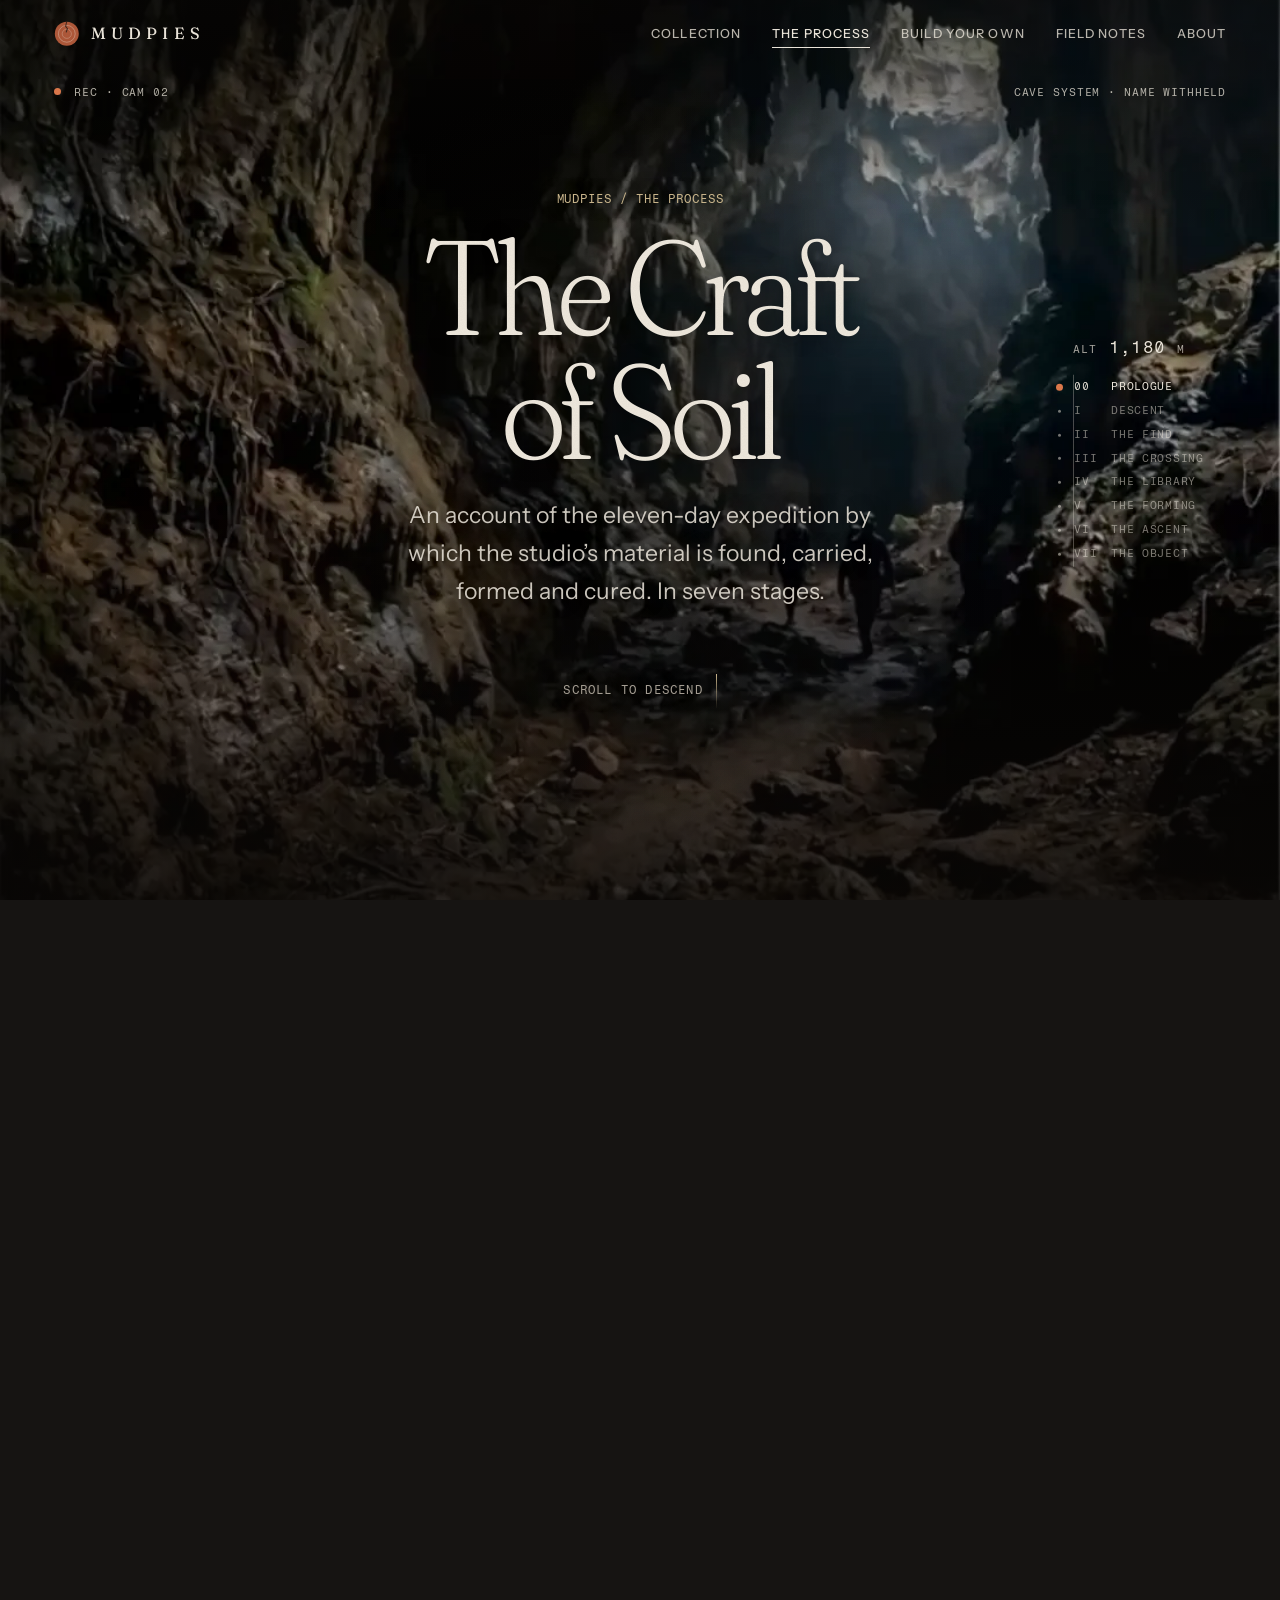
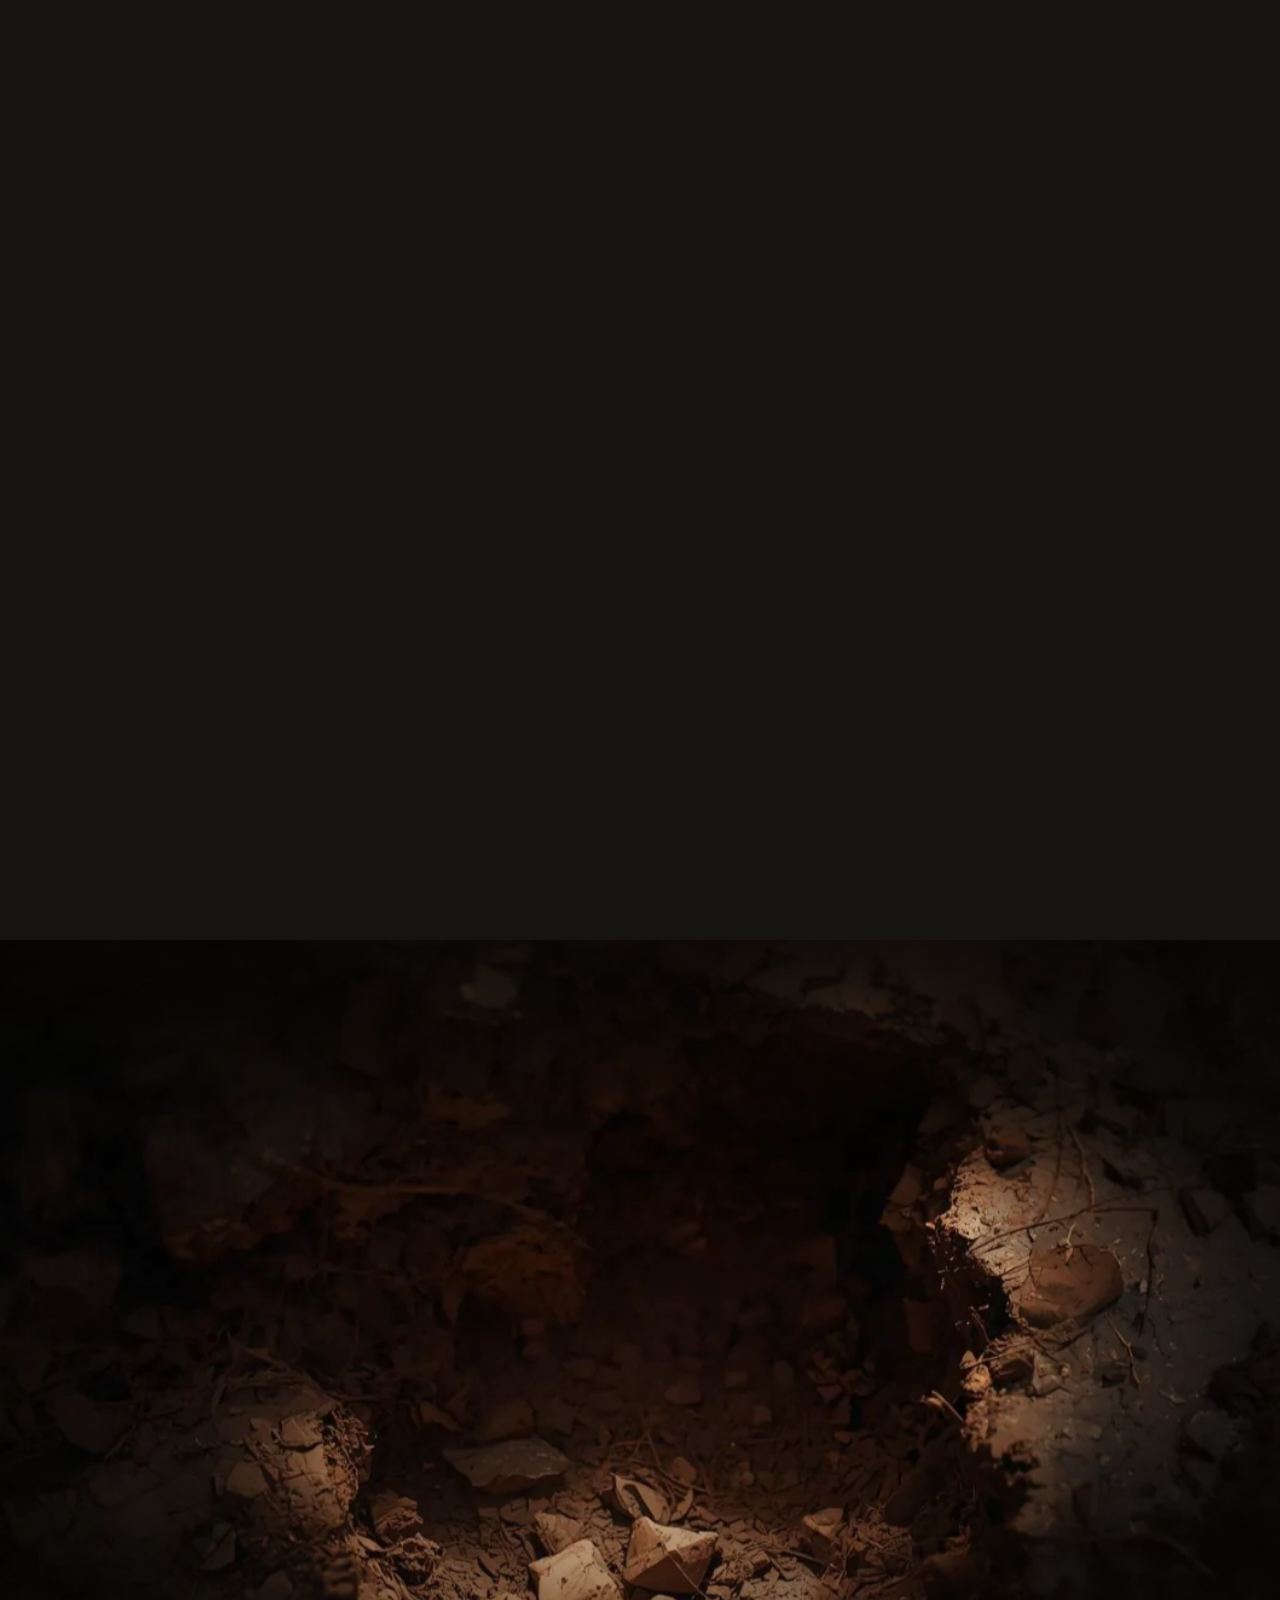
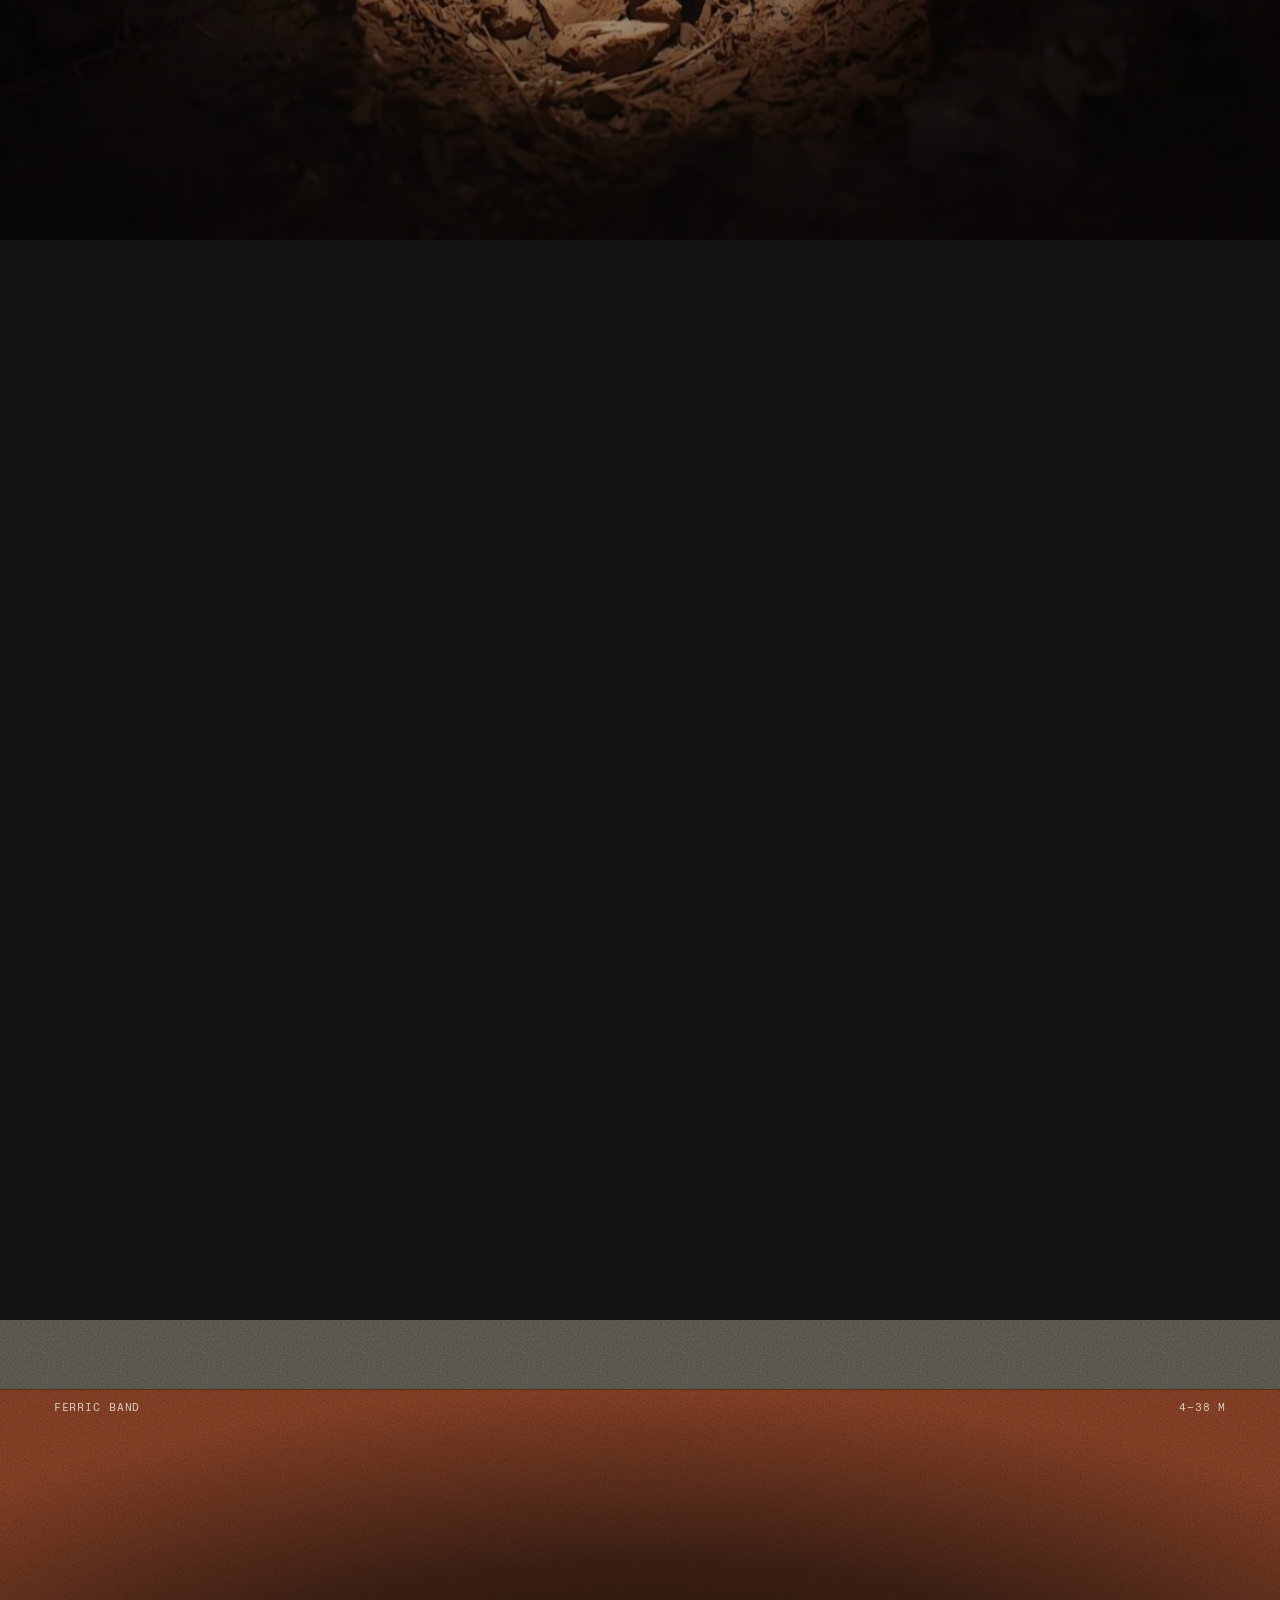
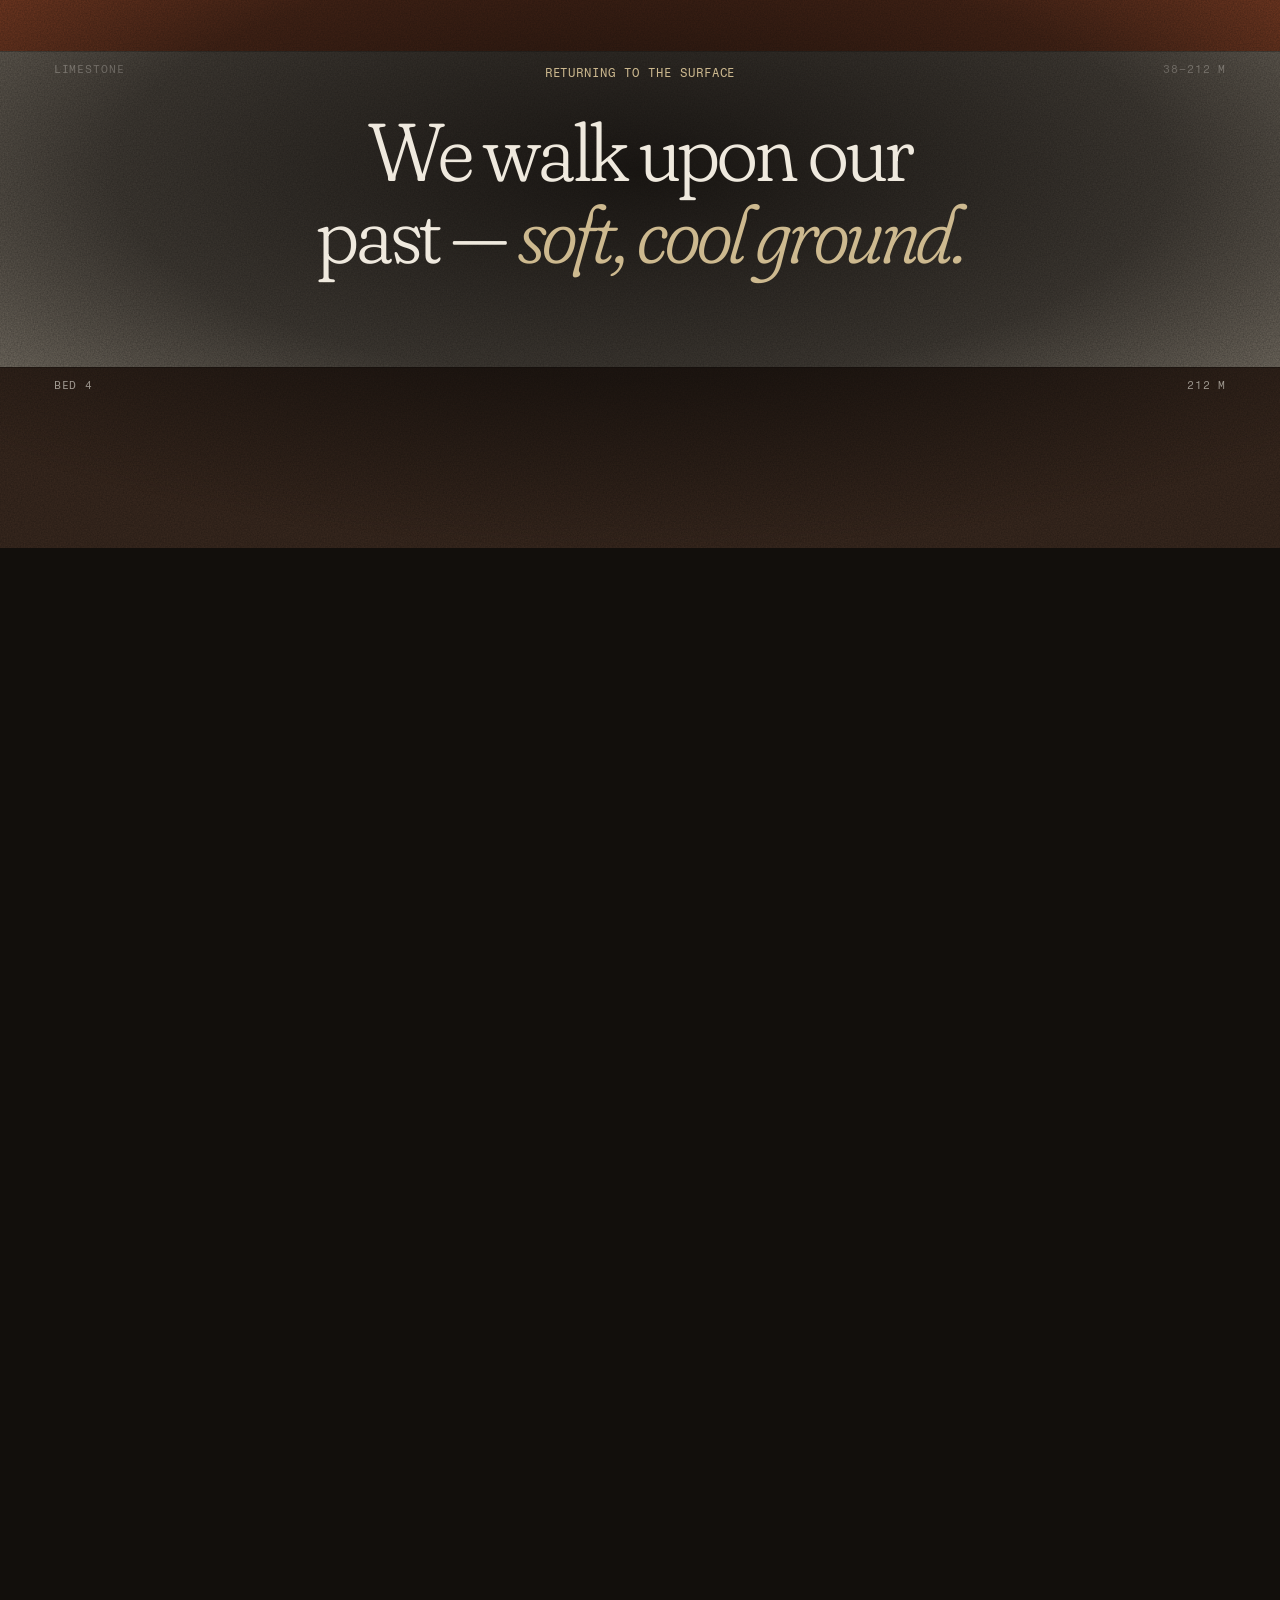
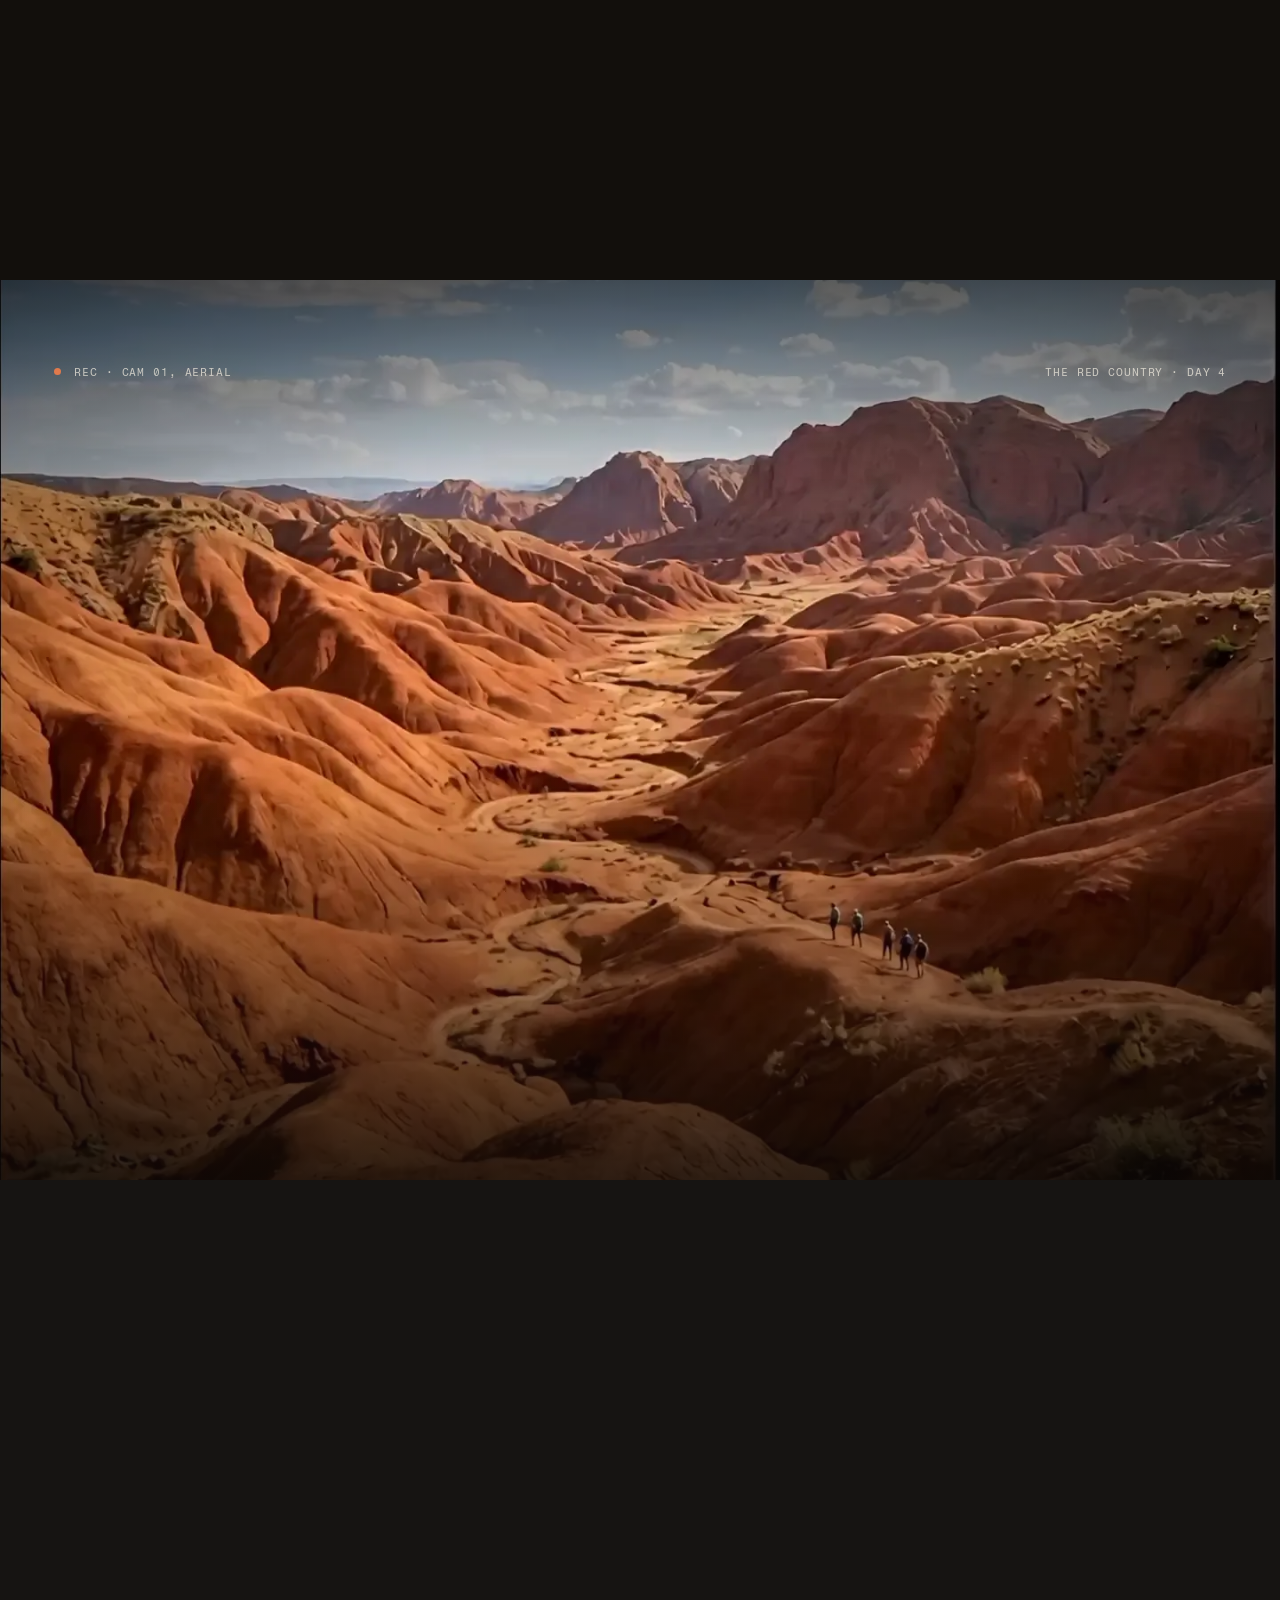
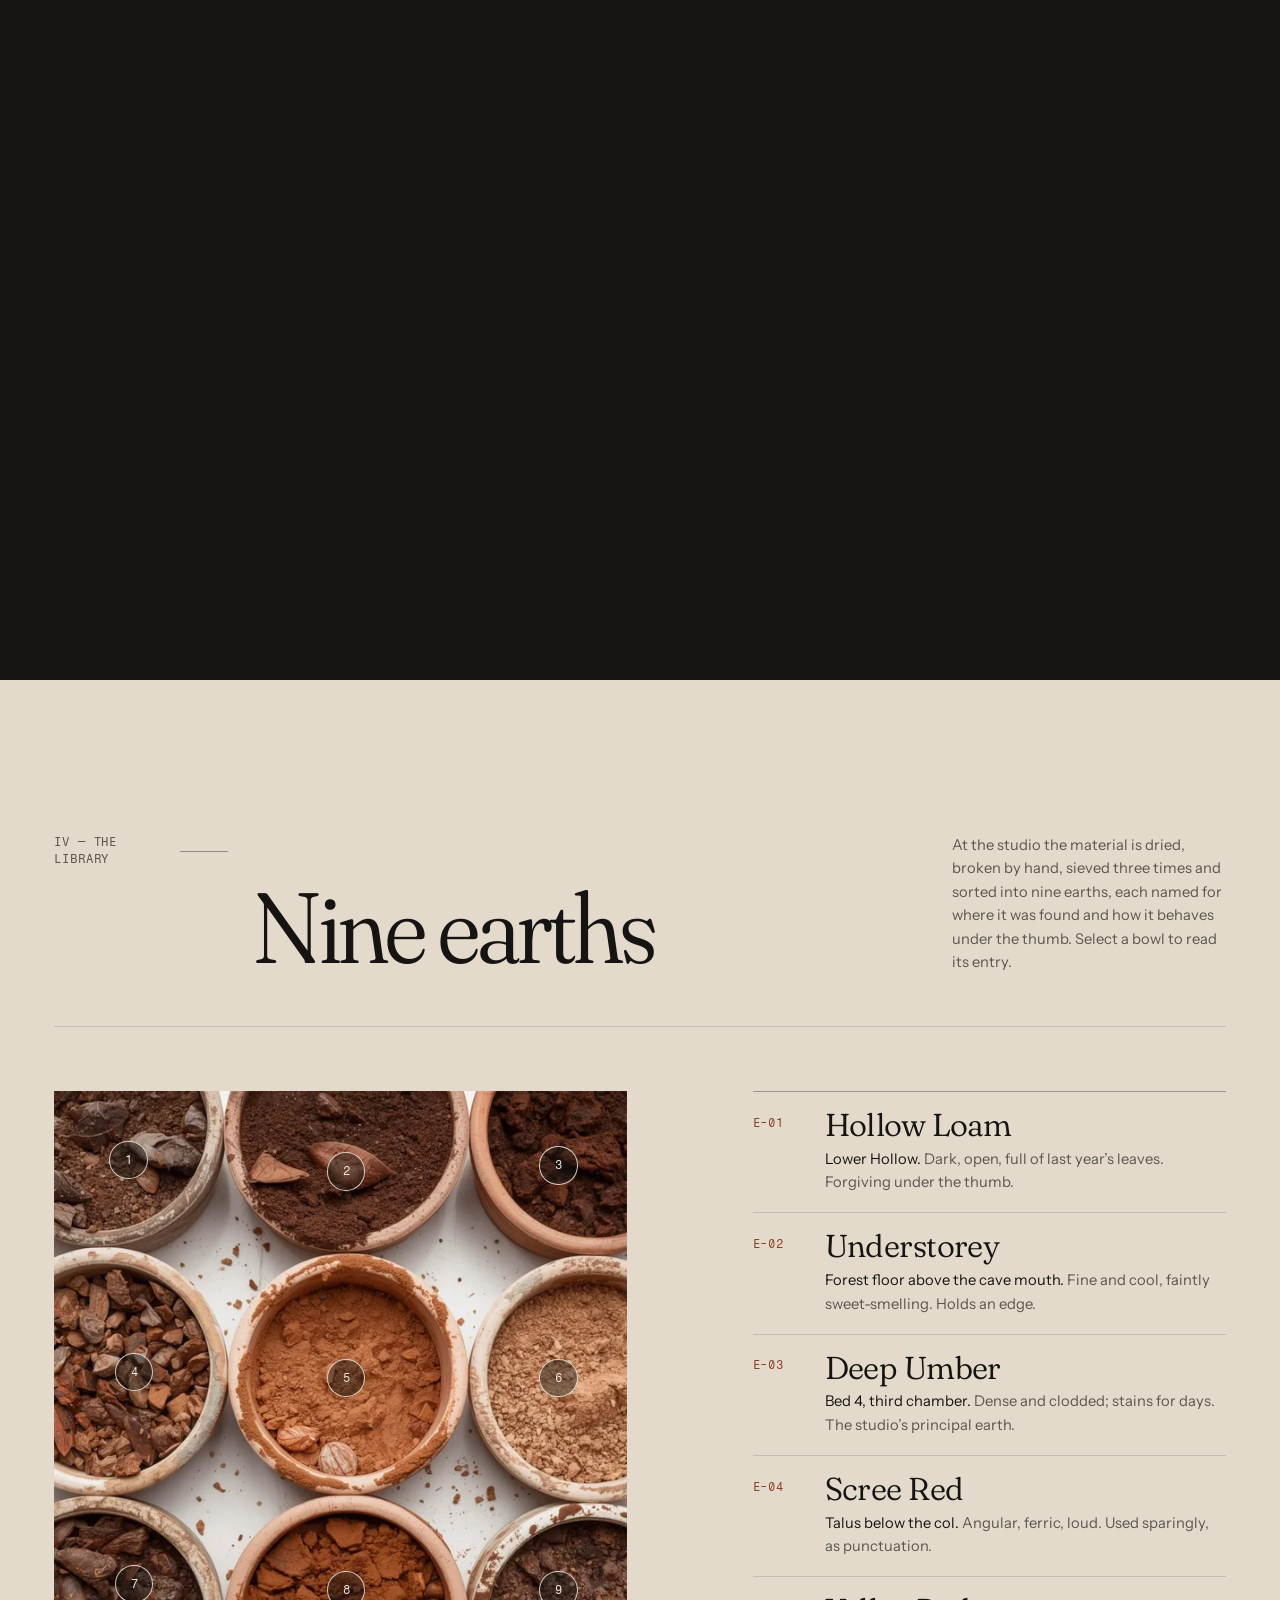
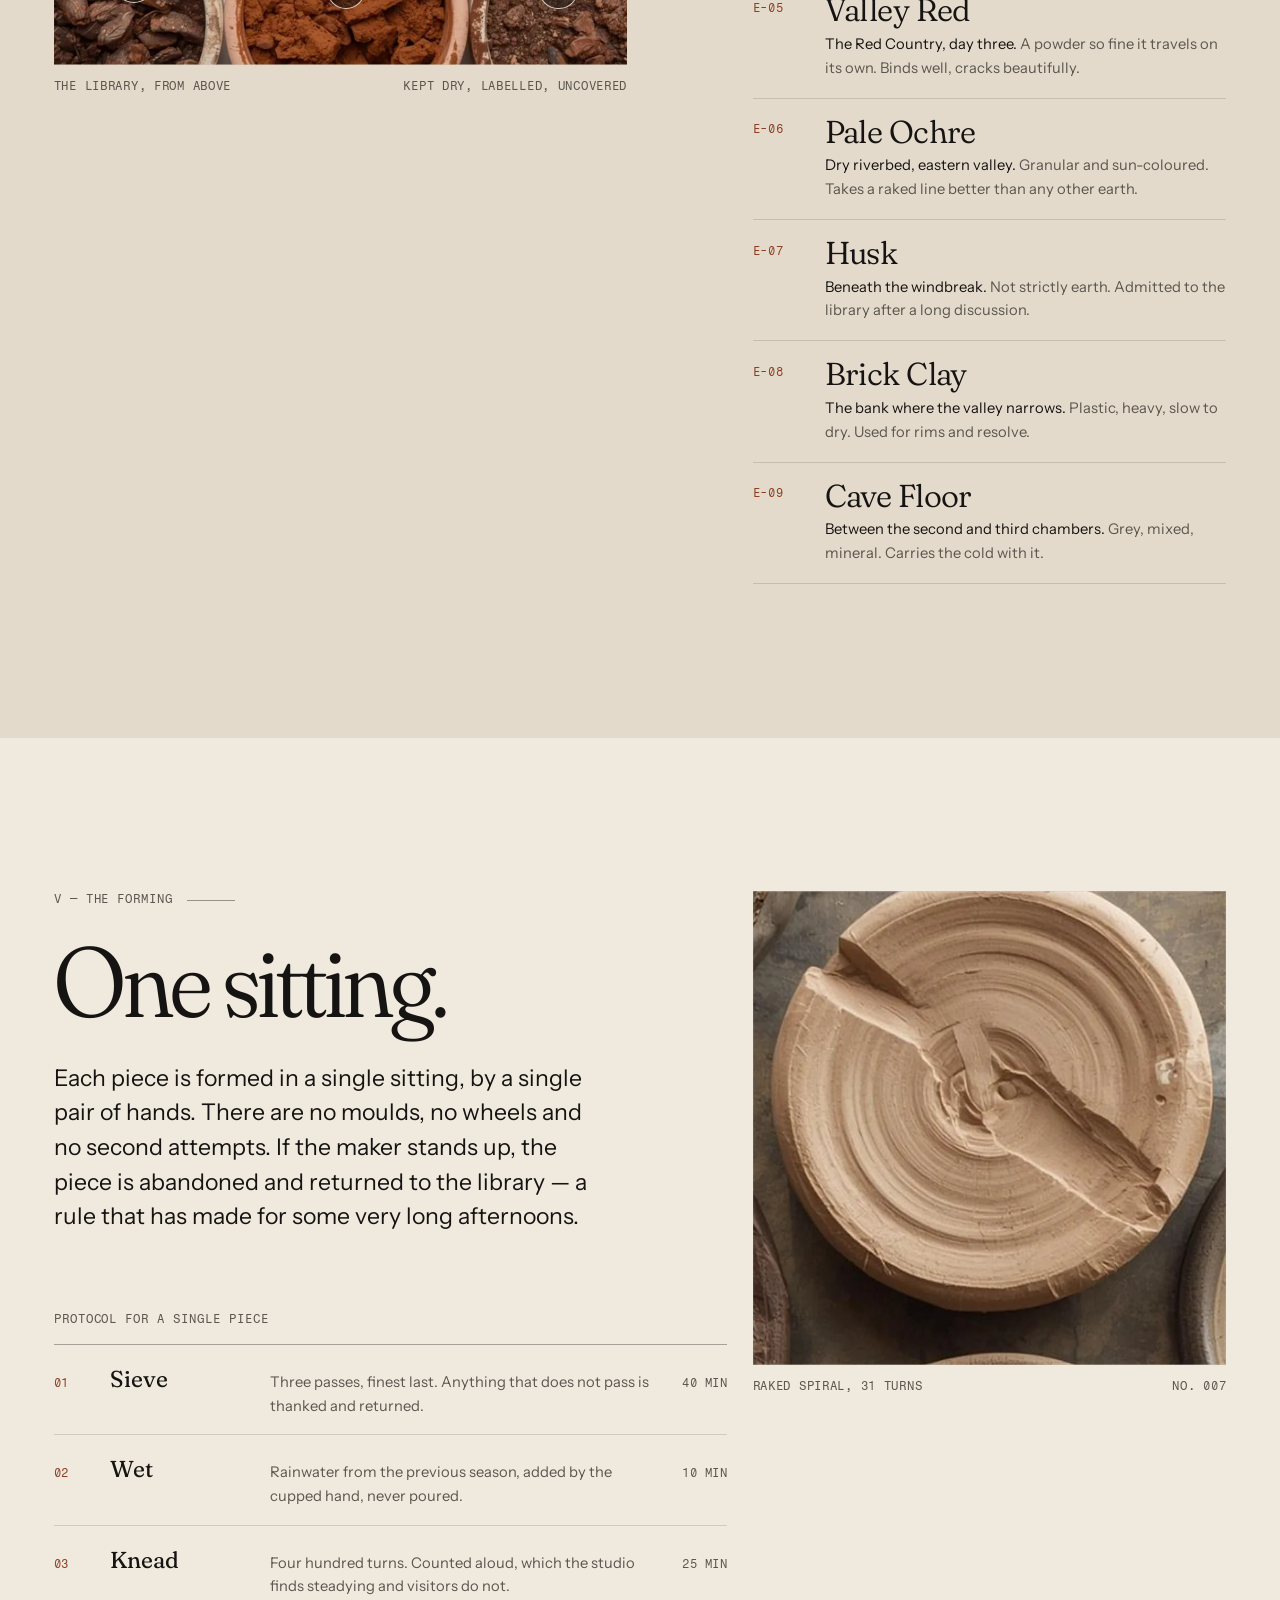
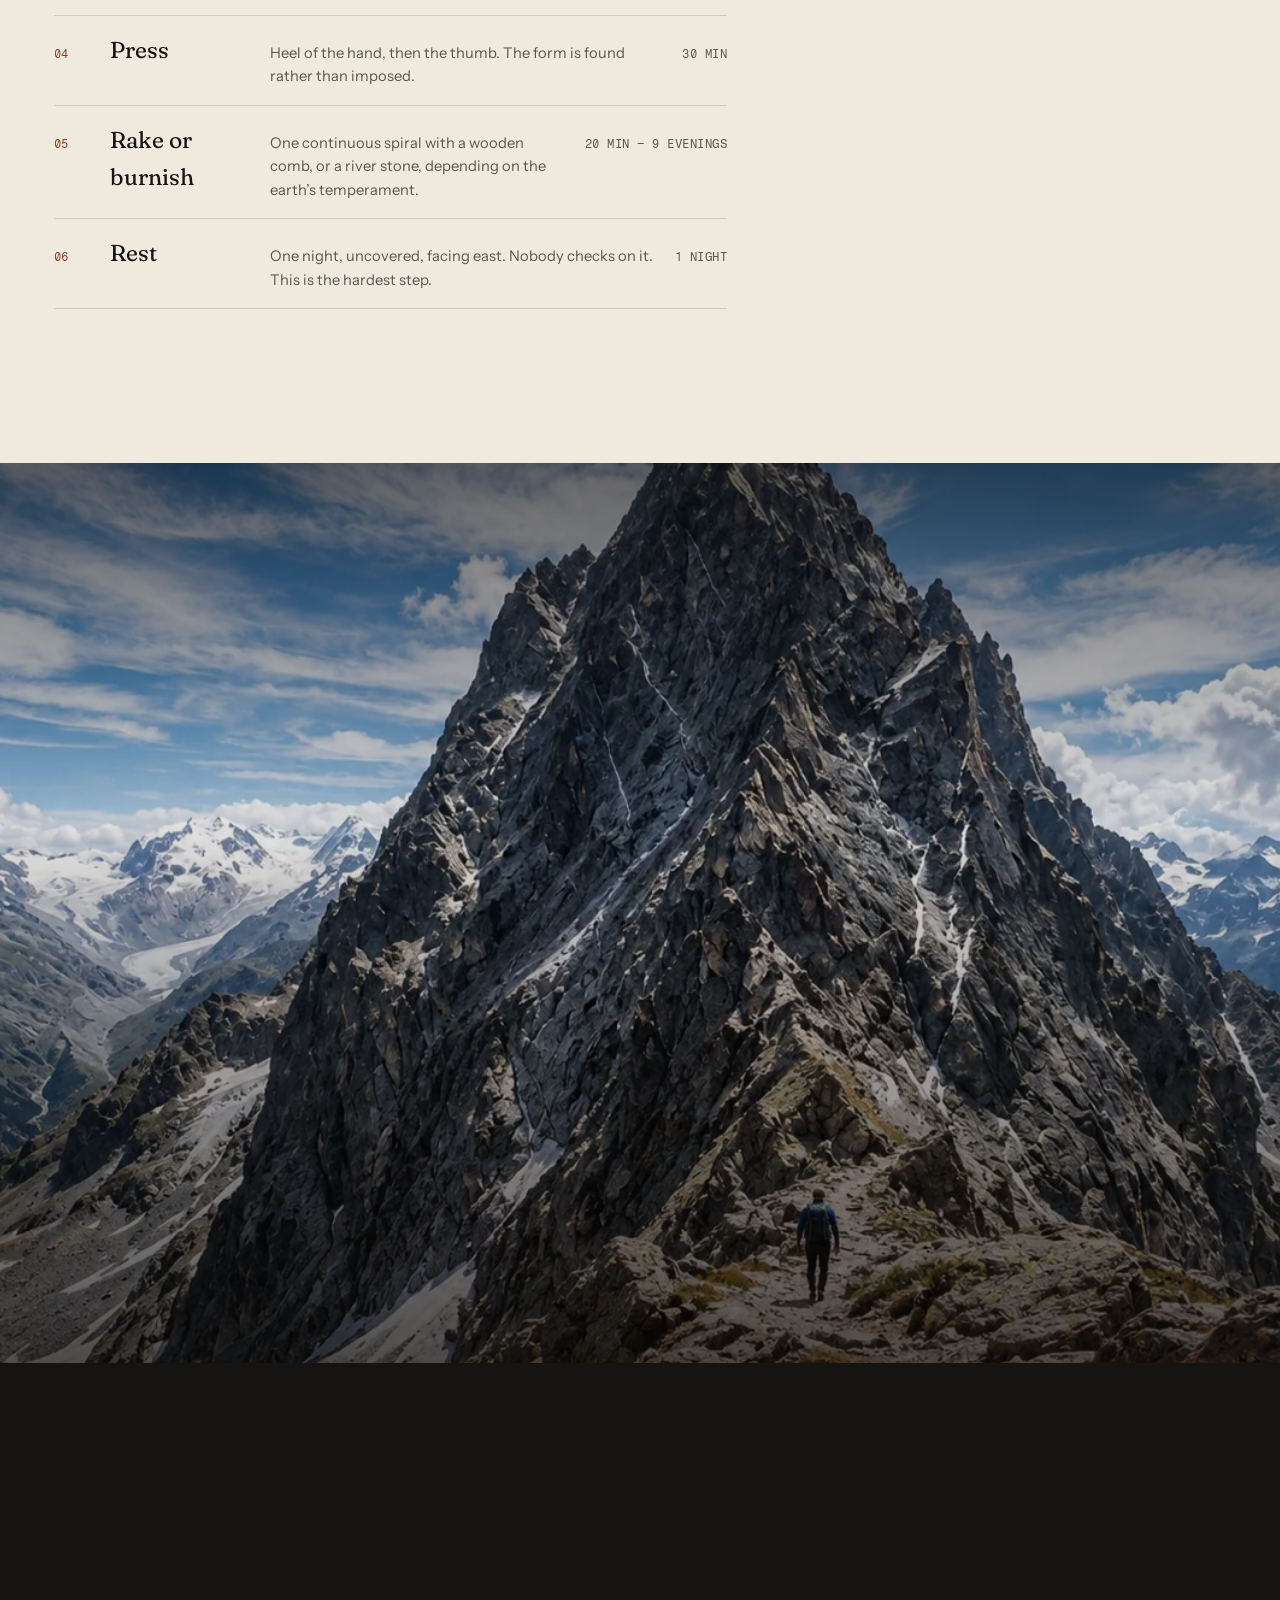
<file: process.html>
<!doctype html>
<html lang="en">
<head>
<meta charset="utf-8">
<meta name="viewport" content="width=device-width, initial-scale=1, viewport-fit=cover">
<title>The Process — The Craft of Soil · MudPies</title>
<meta name="description" content="The Craft of Soil: how MudPies retrieves its earth on foot, carries it across the Red Country, forms each piece in a single sitting and cures it at 2,940 metres. An expedition in seven stages.">
<meta name="theme-color" content="#161412">
<link rel="icon" href="assets/icons/favicon.svg" type="image/svg+xml">
<link rel="apple-touch-icon" href="assets/icons/apple-touch-icon.png">
<meta property="og:type" content="article">
<meta property="og:site_name" content="MudPies">
<meta property="og:title" content="The Craft of Soil — MudPies">
<meta property="og:description" content="An expedition in seven stages: descent, the find, the crossing, the library, the forming, the ascent, the object.">
<meta property="og:image" content="https://jxntb.github.io/mudpies/assets/images/og-image.jpg">
<meta name="twitter:card" content="summary_large_image">
<link rel="preconnect" href="https://fonts.googleapis.com">
<link rel="preconnect" href="https://fonts.gstatic.com" crossorigin>
<link rel="stylesheet" href="https://fonts.googleapis.com/css2?family=Fraunces:ital,opsz,wght,SOFT@0,9..144,300..600,0..100;1,9..144,300..600,0..100&family=Instrument+Sans:wght@400..600&family=Fragment+Mono&display=swap">
<link rel="stylesheet" href="assets/css/main.css">
<link rel="stylesheet" href="assets/css/process.css">
<link rel="preload" as="image" href="assets/images/cave-walk-poster.webp">
<script>(function(d){var c=d.documentElement.classList;c.add('js');if(!window.matchMedia('(prefers-reduced-motion: reduce)').matches)c.add('motion-ok');setTimeout(function(){if(!(window.MudPies&&window.MudPies.ready))c.remove('motion-ok')},2500)})(document)</script>
<script src="assets/js/site.js" defer></script>
<script src="assets/js/process.js" defer></script>
</head>
<body id="top" class="page-process" data-header-default="dark">
<a class="skip-link" href="#main">Skip to content</a>

<header class="site-header is-dark" data-header>
  <div class="site-header__inner">
    <a class="brand" href="index.html" aria-label="MudPies, home">
      <svg class="brand__mark" viewBox="0 0 64 64" aria-hidden="true" focusable="false"><circle cx="32" cy="32" r="30" fill="currentColor"/><circle cx="32" cy="32" r="21" fill="none" stroke="#efe9de" stroke-opacity=".42" stroke-width="2"/><circle cx="32" cy="32" r="11.5" fill="none" stroke="#efe9de" stroke-opacity=".32" stroke-width="2"/><path d="M31.5 2.5 29 13.5l4.6 5.6-3 8.4" fill="none" stroke="#161412" stroke-opacity=".72" stroke-width="2.6" stroke-linecap="round" stroke-linejoin="round"/></svg>
      <span class="brand__word">MudPies</span>
    </a>
    <nav class="site-nav" aria-label="Primary">
      <ul>
        <li><a href="collection.html">Collection</a></li>
        <li><a href="process.html" aria-current="page">The Process</a></li>
        <li><a href="build.html">Build Your Own</a></li>
        <li><a href="field-notes.html">Field Notes</a></li>
        <li><a href="about.html">About</a></li>
      </ul>
    </nav>
    <button class="menu-toggle" type="button" data-menu-toggle aria-expanded="false" aria-controls="site-menu">
      <span data-menu-label>Menu</span>
      <span class="menu-toggle__icon" aria-hidden="true"></span>
    </button>
  </div>
</header>
<nav class="site-menu" id="site-menu" aria-label="Menu">
  <ul class="site-menu__list" role="list">
    <li style="--i:0"><a href="index.html"><span>00</span>Home</a></li>
    <li style="--i:1"><a href="collection.html"><span>01</span>Collection</a></li>
    <li style="--i:2"><a href="process.html" aria-current="page"><span>02</span>The Process</a></li>
    <li style="--i:3"><a href="build.html"><span>03</span>Build Your Own</a></li>
    <li style="--i:4"><a href="field-notes.html"><span>04</span>Field Notes</a></li>
    <li style="--i:5"><a href="about.html"><span>05</span>About</a></li>
    <li style="--i:6"><a href="faq.html"><span>06</span>Questions</a></li>
  </ul>
  <div class="site-menu__foot">
    <span>Collection 07 — The Long Dry</span>
    <span>Studio time <span data-readout-time>—</span></span>
  </div>
</nav>

<!-- Altimeter and chapter index. Decorative readout plus real links to each stage. -->
<nav class="gauge" aria-label="Expedition stages" data-gauge>
  <p class="gauge__readout" aria-hidden="true"><span class="gauge__unit">Alt</span> <span data-gauge-alt>1,180</span> <span class="gauge__unit">m</span></p>
  <ol class="gauge__list" role="list">
    <li><a href="#prologue" data-gauge-link="prologue"><span>00</span> Prologue</a></li>
    <li><a href="#descent" data-gauge-link="descent"><span>I</span> Descent</a></li>
    <li><a href="#find" data-gauge-link="find"><span>II</span> The Find</a></li>
    <li><a href="#crossing" data-gauge-link="crossing"><span>III</span> The Crossing</a></li>
    <li><a href="#library" data-gauge-link="library"><span>IV</span> The Library</a></li>
    <li><a href="#forming" data-gauge-link="forming"><span>V</span> The Forming</a></li>
    <li><a href="#ascent" data-gauge-link="ascent"><span>VI</span> The Ascent</a></li>
    <li><a href="#object" data-gauge-link="object"><span>VII</span> The Object</a></li>
  </ol>
  <div class="gauge__bar" aria-hidden="true"><span data-gauge-progress></span></div>
</nav>

<main id="main" tabindex="-1">

  <!-- Prologue + I. Descent ------------------------------------------------------>
  <section class="scene scene--video" data-scene data-chapter="descent" data-alt-from="1180" data-alt-to="968" data-header-tone="dark" style="--len:4.6" aria-labelledby="process-title">
    <span class="scene__anchor" id="prologue" style="--at:0"></span>
    <span class="scene__anchor" id="descent" style="--at:0.2"></span>
    <div class="scene__sticky">
      <div class="scene__media">
        <img class="scene__poster" src="assets/images/cave-walk-poster.webp" width="1104" height="1056" alt="The mouth of a limestone cave seen from inside; two small figures walk through the light towards the dark.">
        <video class="scene__video" muted playsinline preload="none" disablepictureinpicture data-scrub data-src="assets/videos/cave-walk-1080.mp4" data-src-small="assets/videos/cave-walk-720.mp4" aria-hidden="true"></video>
        <div class="scene__shade" aria-hidden="true"></div>
      </div>
      <div class="scene__hud" aria-hidden="true">
        <span><span class="status-dot status-dot--live"></span> Rec · Cam 02</span>
        <span>Cave system · name withheld</span>
      </div>
      <button class="scene__play btn btn--light btn--small" type="button" data-film-toggle hidden>Play the film</button>
      <div class="scene__steps">
        <div class="step step--intro" data-step="0,0.13">
          <p class="label label--accent">MudPies / The Process</p>
          <h1 class="display" id="process-title">The Craft of&nbsp;Soil</h1>
          <p class="step__lede">An account of the eleven-day expedition by which the studio’s material is found, carried, formed and cured. In seven stages.</p>
          <p class="scroll-cue" aria-hidden="true">Scroll to descend</p>
        </div>
        <div class="step step--left" data-step="0.17,0.4">
          <p class="label label--accent">I — Descent</p>
          <h2 class="h2">The Deep Earth</h2>
          <p>We begin in the darkness. The cave mouth sits at 1,180 metres; the material we want lies two hundred metres beneath it, in a bed the studio found by accident and has visited, carefully, ever since.</p>
        </div>
        <div class="step step--right" data-step="0.44,0.66">
          <p class="label label--accent">I — Descent, continued</p>
          <h2 class="h2">Beneath the Surface</h2>
          <p>The walls change as we go down: limestone, then a seam of grey clay, then a band of rust-coloured earth that stains the hands for days. Every layer carries its own texture, weight and history. We take notes on all of them and samples from almost none.</p>
        </div>
        <div class="step step--left" data-step="0.7,0.95">
          <p class="label label--accent">The third chamber · Alt 968 m</p>
          <h2 class="h2">Lamps Dimmed</h2>
          <p>Past the third chamber the air cools and the floor softens underfoot. Lamps are dimmed here and voices lowered. This is not ceremony. The ceiling is low and the acoustics are unforgiving.</p>
        </div>
      </div>
    </div>
  </section>

  <!-- II. The Find ------------------------------------------------------------------>
  <section class="scene scene--still scene--find" id="find" data-scene data-chapter="find" data-alt-from="968" data-alt-to="968" data-header-tone="dark" style="--len:2.2" aria-labelledby="find-title">
    <div class="scene__sticky">
      <div class="scene__media">
        <img class="scene__still" src="assets/images/the-find-1080.webp" srcset="assets/images/the-find-640.webp 640w, assets/images/the-find-1080.webp 1080w" sizes="100vw" width="1080" height="1080" loading="lazy" alt="Lamplight falls into a shallow hollow in dark earth, where a few pale fragments of clay lie loosened from the floor.">
        <div class="scene__shade" aria-hidden="true"></div>
      </div>
      <div class="scene__steps">
        <div class="step step--left" data-step="0.08,0.94">
          <p class="label label--accent">II — The Find</p>
          <h2 class="h2" id="find-title">Bed 4</h2>
          <p>The deposit is small, roughly the size of a dining table, and has yielded material for every collection since the second. It is approached on the knees. Earth is lifted by hand and with a single wooden trowel, never more than four kilograms per person, and wrapped in linen for the climb.</p>
        </div>
        <dl class="step step--card field-card" data-step="0.3,0.94">
          <div><dt>Bed</dt><dd>4, third chamber</dd></div>
          <div><dt>Grid</dt><dd>14-C</dd></div>
          <div><dt>Depth</dt><dd>0.62 m</dd></div>
          <div><dt>Moisture</dt><dd>31%</dd></div>
          <div><dt>Air</dt><dd>9 °C, still</dd></div>
          <div><dt>Colour</dt><dd>2.5YR 4/6</dd></div>
          <div><dt>Yield</dt><dd>18.2 kg</dd></div>
        </dl>
      </div>
    </div>
  </section>

  <!-- Interlude: the strata ------------------------------------------------------------>
  <section class="scene scene--strata" data-scene data-chapter="find" data-alt-from="968" data-alt-to="1180" data-header-tone="dark" style="--len:2.4" aria-labelledby="strata-title">
    <div class="scene__sticky">
      <ol class="strata-column" role="list" aria-label="The layers passed through on the way back to the surface">
        <li style="--c:#7a5a3c; --h:9"><span>Surface</span><span>0 m</span></li>
        <li style="--c:#5d4330; --h:11"><span>Topsoil</span><span>0–0.3 m</span></li>
        <li style="--c:#463326; --h:13"><span>Leaf mould</span><span>0.3–0.9 m</span></li>
        <li style="--c:#6f6a61; --h:15"><span>Grey clay</span><span>0.9–4 m</span></li>
        <li style="--c:#9a4b2c; --h:18"><span>Ferric band</span><span>4–38 m</span></li>
        <li style="--c:#8f877a; --h:22"><span>Limestone</span><span>38–212 m</span></li>
        <li style="--c:#3b2a20; --h:12"><span>Bed 4</span><span>212 m</span></li>
      </ol>
      <div class="strata-quote">
        <p class="label label--accent">Returning to the surface</p>
        <h2 class="strata-quote__text" id="strata-title">We walk upon our past&nbsp;— <em>soft, cool ground.</em></h2>
      </div>
    </div>
  </section>

  <!-- III. The Crossing ----------------------------------------------------------------->
  <section class="scene scene--video" id="crossing" data-scene data-chapter="crossing" data-alt-from="1240" data-alt-to="1610" data-header-tone="dark" style="--len:4" aria-labelledby="crossing-title">
    <div class="scene__sticky">
      <div class="scene__media">
        <img class="scene__poster" src="assets/images/valley-walk-poster.webp" width="1440" height="1356" loading="lazy" alt="From high above, a country of folded red hills; a thin line of walkers follows a pale track along a ridge.">
        <video class="scene__video" muted playsinline preload="none" disablepictureinpicture data-scrub data-src="assets/videos/valley-walk-1440.mp4" data-src-small="assets/videos/valley-walk-720.mp4" aria-hidden="true"></video>
        <div class="scene__shade" aria-hidden="true"></div>
      </div>
      <div class="scene__hud" aria-hidden="true">
        <span><span class="status-dot status-dot--live"></span> Rec · Cam 01, aerial</span>
        <span>The Red Country · day 4</span>
      </div>
      <button class="scene__play btn btn--light btn--small" type="button" data-film-toggle hidden>Play the film</button>
      <div class="scene__steps">
        <div class="step step--left" data-step="0.05,0.45">
          <p class="label label--accent">III — The Crossing</p>
          <h2 class="h2" id="crossing-title">The Red Country</h2>
          <p>From the cave the material is carried east, across a country of red, folded hills where nothing grows above the knee. The walk takes four days. Bags are never set down on the ground; the earth here would like its relatives back.</p>
        </div>
        <div class="step step--right" data-step="0.5,0.72">
          <p class="label label--accent">Day three</p>
          <p class="step__big">On the third day the walking stops being a way of getting somewhere and becomes the work itself.</p>
        </div>
        <div class="step step--center" data-step="0.77,0.97">
          <p class="step__huge">A great and grounding <em>shift.</em></p>
        </div>
      </div>
    </div>
  </section>

  <!-- IV. The Library ------------------------------------------------------------------>
  <section class="section library tone-bone" id="library" data-chapter="library" data-alt-from="1610" data-alt-to="1610" data-header-tone="light" aria-labelledby="library-title">
    <div class="wrap">
      <div class="section-head">
        <p class="section-head__index label label--rule">IV — The Library</p>
        <h2 class="section-head__title h1" id="library-title" data-reveal>Nine earths</h2>
        <p class="section-head__aside" data-reveal style="--d:1">At the studio the material is dried, broken by hand, sieved three times and sorted into nine earths, each named for where it was found and how it behaves under the thumb. <span class="js-only">Select a bowl to read its entry.</span></p>
      </div>
      <div class="library__grid">
        <figure class="library__figure" data-reveal="mask">
          <div class="frame ticks library__frame">
            <img src="assets/images/earth-library-1080.webp" srcset="assets/images/earth-library-640.webp 640w, assets/images/earth-library-1080.webp 1080w" sizes="(max-width: 900px) 92vw, 46vw" width="1080" height="1080" loading="lazy" alt="Nine open bowls of sieved earth seen from above, ranging from pale sand to dark umber, some with leaves and husks.">
            <div class="hotspots" data-hotspots hidden>
              <button type="button" class="hotspot" style="--x:13%; --y:12%" data-earth="e01" aria-controls="earth-e01"><span class="visually-hidden">E-01 Hollow Loam</span><span aria-hidden="true">1</span></button>
              <button type="button" class="hotspot" style="--x:51%; --y:14%" data-earth="e02" aria-controls="earth-e02"><span class="visually-hidden">E-02 Understorey</span><span aria-hidden="true">2</span></button>
              <button type="button" class="hotspot" style="--x:88%; --y:13%" data-earth="e03" aria-controls="earth-e03"><span class="visually-hidden">E-03 Deep Umber</span><span aria-hidden="true">3</span></button>
              <button type="button" class="hotspot" style="--x:14%; --y:49%" data-earth="e04" aria-controls="earth-e04"><span class="visually-hidden">E-04 Scree Red</span><span aria-hidden="true">4</span></button>
              <button type="button" class="hotspot" style="--x:51%; --y:50%" data-earth="e05" aria-controls="earth-e05"><span class="visually-hidden">E-05 Valley Red</span><span aria-hidden="true">5</span></button>
              <button type="button" class="hotspot" style="--x:88%; --y:50%" data-earth="e06" aria-controls="earth-e06"><span class="visually-hidden">E-06 Pale Ochre</span><span aria-hidden="true">6</span></button>
              <button type="button" class="hotspot" style="--x:14%; --y:86%" data-earth="e07" aria-controls="earth-e07"><span class="visually-hidden">E-07 Husk</span><span aria-hidden="true">7</span></button>
              <button type="button" class="hotspot" style="--x:51%; --y:87%" data-earth="e08" aria-controls="earth-e08"><span class="visually-hidden">E-08 Brick Clay</span><span aria-hidden="true">8</span></button>
              <button type="button" class="hotspot" style="--x:88%; --y:87%" data-earth="e09" aria-controls="earth-e09"><span class="visually-hidden">E-09 Cave Floor</span><span aria-hidden="true">9</span></button>
            </div>
          </div>
          <figcaption class="figcaption"><span>The library, from above</span><span>Kept dry, labelled, uncovered</span></figcaption>
        </figure>
        <ol class="earth-index" role="list">
          <li id="earth-e01" data-earth="e01"><span class="earth-index__code">E-01</span><h3>Hollow Loam</h3><p><em>Lower Hollow.</em> Dark, open, full of last year’s leaves. Forgiving under the thumb.</p></li>
          <li id="earth-e02" data-earth="e02"><span class="earth-index__code">E-02</span><h3>Understorey</h3><p><em>Forest floor above the cave mouth.</em> Fine and cool, faintly sweet-smelling. Holds an edge.</p></li>
          <li id="earth-e03" data-earth="e03"><span class="earth-index__code">E-03</span><h3>Deep Umber</h3><p><em>Bed 4, third chamber.</em> Dense and clodded; stains for days. The studio’s principal earth.</p></li>
          <li id="earth-e04" data-earth="e04"><span class="earth-index__code">E-04</span><h3>Scree Red</h3><p><em>Talus below the col.</em> Angular, ferric, loud. Used sparingly, as punctuation.</p></li>
          <li id="earth-e05" data-earth="e05"><span class="earth-index__code">E-05</span><h3>Valley Red</h3><p><em>The Red Country, day three.</em> A powder so fine it travels on its own. Binds well, cracks beautifully.</p></li>
          <li id="earth-e06" data-earth="e06"><span class="earth-index__code">E-06</span><h3>Pale Ochre</h3><p><em>Dry riverbed, eastern valley.</em> Granular and sun-coloured. Takes a raked line better than any other earth.</p></li>
          <li id="earth-e07" data-earth="e07"><span class="earth-index__code">E-07</span><h3>Husk</h3><p><em>Beneath the windbreak.</em> Not strictly earth. Admitted to the library after a long discussion.</p></li>
          <li id="earth-e08" data-earth="e08"><span class="earth-index__code">E-08</span><h3>Brick Clay</h3><p><em>The bank where the valley narrows.</em> Plastic, heavy, slow to dry. Used for rims and resolve.</p></li>
          <li id="earth-e09" data-earth="e09"><span class="earth-index__code">E-09</span><h3>Cave Floor</h3><p><em>Between the second and third chambers.</em> Grey, mixed, mineral. Carries the cold with it.</p></li>
        </ol>
      </div>
    </div>
  </section>

  <!-- V. The Forming ------------------------------------------------------------------>
  <section class="section forming" id="forming" data-chapter="forming" data-alt-from="1610" data-alt-to="1610" data-header-tone="light" aria-labelledby="forming-title">
    <div class="wrap forming__grid">
      <div class="forming__copy">
        <p class="label label--rule">V — The Forming</p>
        <h2 class="h1" id="forming-title" data-reveal>One sitting.</h2>
        <p class="lede" data-reveal style="--d:1">Each piece is formed in a single sitting, by a single pair of hands. There are no moulds, no wheels and no second attempts. If the maker stands up, the piece is abandoned and returned to the library&nbsp;— a rule that has made for some very long afternoons.</p>
      </div>
      <figure class="forming__figure" data-reveal="mask">
        <div class="frame ticks">
          <img src="assets/images/no-007.webp" width="800" height="800" loading="lazy" alt="A raked spiral pressed into pale earth, seen from above, split by a fissure.">
        </div>
        <figcaption class="figcaption"><span>Raked spiral, 31 turns</span><span>No. 007</span></figcaption>
      </figure>
      <div class="protocol" data-reveal>
        <h3 class="label">Protocol for a single piece</h3>
        <ol role="list">
          <li><span class="protocol__n">01</span><span class="protocol__step">Sieve</span><span class="protocol__note">Three passes, finest last. Anything that does not pass is thanked and returned.</span><span class="protocol__time">40 min</span></li>
          <li><span class="protocol__n">02</span><span class="protocol__step">Wet</span><span class="protocol__note">Rainwater from the previous season, added by the cupped hand, never poured.</span><span class="protocol__time">10 min</span></li>
          <li><span class="protocol__n">03</span><span class="protocol__step">Knead</span><span class="protocol__note">Four hundred turns. Counted aloud, which the studio finds steadying and visitors do not.</span><span class="protocol__time">25 min</span></li>
          <li><span class="protocol__n">04</span><span class="protocol__step">Press</span><span class="protocol__note">Heel of the hand, then the thumb. The form is found rather than imposed.</span><span class="protocol__time">30 min</span></li>
          <li><span class="protocol__n">05</span><span class="protocol__step">Rake or burnish</span><span class="protocol__note">One continuous spiral with a wooden comb, or a river stone, depending on the earth’s temperament.</span><span class="protocol__time">20 min – 9 evenings</span></li>
          <li><span class="protocol__n">06</span><span class="protocol__step">Rest</span><span class="protocol__note">One night, uncovered, facing east. Nobody checks on it. This is the hardest step.</span><span class="protocol__time">1 night</span></li>
        </ol>
      </div>
    </div>
  </section>

  <!-- VI. The Ascent ------------------------------------------------------------------>
  <section class="scene scene--still scene--ascent" id="ascent" data-scene data-chapter="ascent" data-alt-from="1610" data-alt-to="2940" data-header-tone="dark" style="--len:2.6" aria-labelledby="ascent-title">
    <div class="scene__sticky">
      <div class="scene__media">
        <img class="scene__still" src="assets/images/ascent-1254.webp" srcset="assets/images/ascent-720.webp 720w, assets/images/ascent-1254.webp 1254w" sizes="100vw" width="1254" height="1254" loading="lazy" alt="A lone walker climbs a stony path towards a sharp grey peak under a wide sky streaked with cloud.">
        <div class="scene__shade scene__shade--top" aria-hidden="true"></div>
      </div>
      <div class="scene__steps">
        <div class="step step--left" data-step="0.06,0.55">
          <p class="label label--accent">VI — The Ascent</p>
          <h2 class="h2" id="ascent-title">The Curing Ground</h2>
          <p>The pieces are carried up unfired and unwrapped, held flat, to a shelf of rock at 2,940 metres. Here the air is thin and dry, the sun arrives early and unobstructed, and nothing is in a hurry. Each piece is turned once a day, at noon, by hand.</p>
        </div>
        <dl class="step step--card field-card" data-step="0.3,0.96">
          <div><dt>Altitude</dt><dd>2,940 m</dd></div>
          <div><dt>Humidity</dt><dd>18%</dd></div>
          <div><dt>First light</dt><dd>06:12</dd></div>
          <div><dt>Cure</dt><dd>9–61 days</dd></div>
          <div><dt>Turned</dt><dd>Daily, at noon</dd></div>
          <div><dt>Shelter</dt><dd>None</dd></div>
        </dl>
        <div class="step step--center" data-step="0.6,0.96">
          <p class="step__huge">The air is thin enough <em>to be honest.</em></p>
        </div>
      </div>
    </div>
  </section>

  <!-- The route ---------------------------------------------------------------------->
  <section class="section route tone-dark" id="route" data-chapter="ascent" data-alt-from="2940" data-alt-to="2940" data-header-tone="dark" aria-labelledby="route-title">
    <div class="wrap">
      <div class="section-head">
        <p class="section-head__index label label--accent label--rule">The route, in summary</p>
        <h2 class="section-head__title h1" id="route-title" data-reveal>Eleven days, <em>41 kilometres.</em></h2>
        <p class="section-head__aside" data-reveal style="--d:1">The way out is by foot. So is the way back. The map is drawn from memory and deliberately imprecise; the beds are not for visiting.</p>
      </div>
      <figure class="route__map" data-route-map>
        <img class="route__contours" src="assets/images/route-contours.svg" width="1000" height="560" alt="" loading="lazy">
        <svg class="route__overlay" viewBox="0 0 1000 560" role="img" aria-labelledby="route-svg-title">
          <title id="route-svg-title">Route map: from the studio west to the cave and Bed 4, back east across the Red Country to the studio, then north-east over the col to the curing ground at 2,940 metres.</title>
          <path class="route__path" pathLength="1" d="M540 330 C470 300 300 270 215 240 C250 330 300 400 360 410 S450 405 470 400 C500 390 520 360 540 330 C590 300 650 270 690 250 S790 160 830 135"/>
          <path class="route__under" d="M215 240 L165 205"/>
          <g class="route__points">
            <circle cx="540" cy="330" r="6"/><circle cx="215" cy="240" r="4.5"/><circle cx="165" cy="205" r="4.5"/>
            <circle cx="360" cy="410" r="4.5"/><circle cx="690" cy="250" r="4.5"/><circle cx="830" cy="135" r="6"/>
          </g>
          <g class="route__labels">
            <text x="556" y="352">Studio · 1,610 m · days 7, 11</text>
            <text x="228" y="262">Cave mouth · 1,180 m · day 1</text>
            <text x="60" y="190">Bed 4 · 968 m · day 2</text>
            <text x="262" y="440">The Red Country · days 3–6</text>
            <text x="706" y="272">The col · 2,410 m · day 9</text>
            <text x="846" y="122">Curing ground</text>
            <text x="846" y="140">2,940 m · day 10</text>
          </g>
        </svg>
      </figure>
      <dl class="route__stats">
        <div><dt class="label">Distance</dt><dd>41 km</dd></div>
        <div><dt class="label">Total ascent</dt><dd>2,180 m</dd></div>
        <div><dt class="label">Earth carried</dt><dd>18.2 kg</dd></div>
        <div><dt class="label">Pieces formed</dt><dd>9</dd></div>
        <div><dt class="label">Pieces catalogued</dt><dd>7</dd></div>
      </dl>
    </div>
  </section>

  <!-- VII. The Object ------------------------------------------------------------------>
  <section class="section object" id="object" data-chapter="object" data-alt-from="1610" data-alt-to="1610" data-header-tone="light" aria-labelledby="object-title">
    <div class="wrap object__grid">
      <figure class="object__figure" data-reveal="mask">
        <div class="frame ticks object__frame">
          <img src="assets/images/no-026.webp" width="760" height="866" loading="lazy" alt="Salt Margin, finished: a pale grey disc with a rim of red clay and a branching network of fine cracks.">
        </div>
        <figcaption class="figcaption"><span>No. 026 — Salt Margin</span><span>Returned from altitude</span></figcaption>
      </figure>
      <div class="object__copy">
        <p class="label label--rule">VII — The Object</p>
        <h2 class="h1" id="object-title" data-reveal>The Final Form</h2>
        <p class="lede" data-reveal style="--d:1">What began beneath the surface emerges as something tangible: a refined object carrying the character of the earth it came from.</p>
        <p class="soft" data-reveal style="--d:2">It is numbered, photographed, recorded in the catalogue and released once. Then the studio sleeps for a week.</p>
        <div class="btn-row" data-reveal style="--d:3">
          <a class="btn" href="collection.html">See the finished collection <span class="arrow" aria-hidden="true">→</span></a>
          <a class="btn btn--ghost" href="build.html">Build your own</a>
        </div>
      </div>
    </div>
  </section>
</main>

<footer class="site-footer tone-dark" data-header-tone="dark">
  <div class="strata" aria-hidden="true"><span></span><span></span><span></span><span></span><span></span><span></span></div>
  <div class="wrap site-footer__top">
    <div class="site-footer__intro">
      <p class="site-footer__statement">Earth, formed by hand. <em>Released in editions of one.</em></p>
      <a class="link-arrow" href="build.html">Begin a commission</a>
    </div>
    <nav class="site-footer__nav" aria-label="Footer">
      <div>
        <h2>The Work</h2>
        <ul role="list">
          <li><a href="collection.html">The Collection</a></li>
          <li><a href="process.html">The Process</a></li>
          <li><a href="build.html">Build Your Own</a></li>
        </ul>
      </div>
      <div>
        <h2>The House</h2>
        <ul role="list">
          <li><a href="about.html">About MudPies</a></li>
          <li><a href="index.html#about">The House, in brief</a></li>
          <li><a href="field-notes.html">Field Notes</a></li>
          <li><a href="faq.html">Questions</a></li>
        </ul>
      </div>
    </nav>
    <div class="site-footer__readout">
      <h2 class="label">Studio conditions</h2>
      <dl class="readout">
        <dt>Studio time</dt><dd data-readout-time>—</dd>
        <dt>Relative humidity</dt><dd data-readout-rh>—</dd>
        <dt>Sky over the curing ground</dt><dd data-readout-sky>—</dd>
        <dt>Now curing</dt><dd><span class="status-dot status-dot--live"></span><span data-readout-curing>—</span></dd>
      </dl>
    </div>
  </div>
  <p class="site-footer__wordmark" aria-hidden="true">MudPies</p>
  <div class="wrap site-footer__base">
    <p>© <span data-year>2026</span> MudPies · Est. age six</p>
    <p>A work of fiction. The pies are not for eating.</p>
    <a href="#top">Back to top ↑</a>
  </div>
</footer>
</body>
</html>
</file>
<file: assets/css/main.css>
/* ==========================================================================
   MudPies — Version 2 design system
   Shared by every page. Page-specific rules live in their own stylesheets.
   Sections: 1 Tokens · 2 Base · 3 Typography · 4 Layout · 5 Header & menu
             6 Buttons & links · 7 Labels, tags, data · 8 Media · 9 Footer
             10 Motion · 11 Utilities
   ========================================================================== */

/* 1. Tokens --------------------------------------------------------------- */
:root {
  /* Palette: sediment, not chocolate. */
  --ink: #161412;          /* deep charcoal, warm */
  --ink-2: #211d19;
  --earth: #2c221c;        /* dark earth */
  --ivory: #efe9de;        /* warm ivory, the gallery wall */
  --paper: #f6f2ea;
  --bone: #e3dacb;
  --clay: #b0593a;         /* fired-looking, never fired */
  --clay-ink: #8b3f24;     /* clay that passes contrast on ivory */
  --mineral: #8a867e;
  --stone: #5b574f;        /* small text on light grounds */
  --olive: #5f6145;
  --lichen: #a3a07a;
  --mica: #cdb98f;         /* the one metallic note */
  --ember: #e07a4c;        /* live indicators only */
  --mist: #a8a196;         /* secondary text on dark grounds */

  /* The nine earths of the library */
  --e01: #4a3020;  /* Hollow Loam */
  --e02: #3f2a1c;  /* Understorey */
  --e03: #3a2418;  /* Deep Umber */
  --e04: #8a4c33;  /* Scree Red */
  --e05: #b5633b;  /* Valley Red */
  --e06: #c49e7b;  /* Pale Ochre */
  --e07: #5a3d2c;  /* Husk */
  --e08: #a8532f;  /* Brick Clay */
  --e09: #6b5a4d;  /* Cave Floor */

  --rule: rgba(22, 20, 18, 0.14);
  --rule-strong: rgba(22, 20, 18, 0.34);
  --rule-light: rgba(239, 233, 222, 0.16);
  --rule-light-strong: rgba(239, 233, 222, 0.36);

  /* Contextual colours; tone classes swap these. */
  --bg: var(--ivory);
  --fg: var(--ink);
  --fg-soft: var(--stone);
  --accent: var(--clay-ink);
  --line: var(--rule);
  --line-strong: var(--rule-strong);
  --focus: var(--clay);

  /* Type */
  --serif: "Fraunces", "Iowan Old Style", "Palatino Linotype", Palatino, Georgia, serif;
  --sans: "Instrument Sans", "Helvetica Neue", Helvetica, Arial, system-ui, sans-serif;
  --mono: "Fragment Mono", ui-monospace, "SF Mono", Menlo, Consolas, monospace;

  --step--2: clamp(0.7rem, 0.68rem + 0.08vw, 0.76rem);
  --step--1: clamp(0.84rem, 0.81rem + 0.14vw, 0.92rem);
  --step-0: clamp(1rem, 0.96rem + 0.2vw, 1.125rem);
  --step-1: clamp(1.18rem, 1.08rem + 0.45vw, 1.45rem);
  --step-2: clamp(1.42rem, 1.22rem + 0.95vw, 2.05rem);
  --step-3: clamp(1.8rem, 1.38rem + 1.9vw, 3.1rem);
  --step-4: clamp(2.3rem, 1.55rem + 3.4vw, 4.7rem);
  --step-5: clamp(2.8rem, 1.6rem + 5.8vw, 7.6rem);
  --step-6: clamp(3.3rem, 1.4rem + 9.4vw, 11.5rem);

  /* Space */
  --margin: clamp(1.25rem, 4.2vw, 4.75rem);
  --gutter: clamp(1rem, 2vw, 2rem);
  --section: clamp(5.5rem, 12vw, 11rem);
  --max: 1560px;
  --measure: 34rem;
  --header-h: 4.25rem;

  /* Motion */
  --ease-out: cubic-bezier(0.16, 1, 0.3, 1);
  --ease-in-out: cubic-bezier(0.65, 0, 0.35, 1);
  --ease-earth: cubic-bezier(0.7, 0, 0.2, 1);
  --t-fast: 0.2s;
  --t-med: 0.5s;
  --t-slow: 1s;
  --t-crawl: 1.6s;
}

@media (max-width: 760px) {
  :root { --header-h: 3.75rem; }
}

/* Tones: a section declares its ground, children inherit the right colours. */
.tone-dark,
.tone-earth {
  --bg: var(--ink);
  --fg: var(--ivory);
  --fg-soft: var(--mist);
  --accent: var(--mica);
  --line: var(--rule-light);
  --line-strong: var(--rule-light-strong);
  --focus: var(--mica);
  background-color: var(--bg);
  color: var(--fg);
}
.tone-earth { --bg: var(--earth); }
.tone-bone {
  --bg: var(--bone);
  background-color: var(--bg);
  color: var(--fg);
}
.tone-paper {
  --bg: var(--paper);
  background-color: var(--bg);
  color: var(--fg);
}

/* 2. Base ----------------------------------------------------------------- */
*, *::before, *::after { box-sizing: border-box; }

html {
  -webkit-text-size-adjust: 100%;
  text-size-adjust: 100%;
  scroll-padding-top: calc(var(--header-h) + 1rem);
  background: var(--ink);
}

/* Smooth in-page scrolling is switched on by site.js after load, so arriving at
   a fragment (index.html#about) is an immediate, exact jump. */
@media (prefers-reduced-motion: no-preference) {
  html.smooth-scroll { scroll-behavior: smooth; }
}

body {
  margin: 0;
  min-height: 100vh;
  background: var(--bg);
  color: var(--fg);
  font-family: var(--sans);
  font-size: var(--step-0);
  line-height: 1.6;
  font-weight: 400;
  text-rendering: optimizeLegibility;
  -webkit-font-smoothing: antialiased;
  -moz-osx-font-smoothing: grayscale;
  overflow-x: clip;
}

/* Fine grain: the paper has tooth. Decorative, never intercepts input. */
body::after {
  content: "";
  position: fixed;
  inset: 0;
  z-index: 200;
  pointer-events: none;
  opacity: 0.055;
  mix-blend-mode: multiply;
  background-image: url("data:image/svg+xml,%3Csvg xmlns='http://www.w3.org/2000/svg' width='220' height='220'%3E%3Cfilter id='n'%3E%3CfeTurbulence type='fractalNoise' baseFrequency='0.85' numOctaves='3' stitchTiles='stitch'/%3E%3CfeColorMatrix values='0 0 0 0 0.1 0 0 0 0 0.08 0 0 0 0 0.06 0 0 0 1.1 0'/%3E%3C/filter%3E%3Crect width='100%25' height='100%25' filter='url(%23n)'/%3E%3C/svg%3E");
}

img, video, svg, canvas { display: block; max-width: 100%; }
img, video { height: auto; }
figure { margin: 0; }
button, input, select, textarea { font: inherit; color: inherit; }
button { cursor: pointer; }
a { color: inherit; }
ul[role="list"], ol[role="list"] { list-style: none; margin: 0; padding: 0; }
p { margin: 0 0 1em; }
p:last-child { margin-bottom: 0; }
hr { border: 0; border-top: 1px solid var(--line); margin: 0; }
abbr[title] { text-decoration: none; cursor: help; }

::selection { background: var(--clay); color: var(--paper); }

:focus { outline: none; }
:focus-visible {
  outline: 2px solid var(--focus);
  outline-offset: 3px;
  border-radius: 1px;
}

[hidden] { display: none !important; }

.skip-link {
  position: fixed;
  top: 0.75rem;
  left: 0.75rem;
  z-index: 300;
  padding: 0.7rem 1rem;
  background: var(--ink);
  color: var(--ivory);
  font-family: var(--mono);
  font-size: var(--step--2);
  letter-spacing: 0.08em;
  text-transform: uppercase;
  text-decoration: none;
  transform: translateY(-160%);
  transition: transform var(--t-fast) var(--ease-out);
}
.skip-link:focus-visible { transform: none; }

/* 3. Typography ------------------------------------------------------------ */
h1, h2, h3, h4 {
  margin: 0;
  font-family: var(--serif);
  font-weight: 340;
  font-variation-settings: "SOFT" 60;
  line-height: 1.02;
  letter-spacing: -0.018em;
  text-wrap: balance;
}
h1 em, h2 em, h3 em, .display em, .statement em {
  font-style: italic;
  font-weight: 300;
  font-variation-settings: "SOFT" 100;
}

.display {
  font-family: var(--serif);
  font-size: var(--step-6);
  font-weight: 300;
  line-height: 0.92;
  letter-spacing: -0.035em;
  font-variation-settings: "SOFT" 70;
}
.h1 { font-size: var(--step-5); letter-spacing: -0.03em; line-height: 0.96; }
.h2 { font-size: var(--step-4); letter-spacing: -0.025em; }
.h3 { font-size: var(--step-3); }
.h4 { font-size: var(--step-2); line-height: 1.12; }

.statement {
  font-family: var(--serif);
  font-size: var(--step-3);
  font-weight: 320;
  line-height: 1.16;
  letter-spacing: -0.015em;
  font-variation-settings: "SOFT" 70;
  text-wrap: balance;
}

.lede {
  font-size: var(--step-1);
  line-height: 1.5;
  color: var(--fg);
  max-width: var(--measure);
  text-wrap: pretty;
}

.prose {
  max-width: var(--measure);
  text-wrap: pretty;
}
.prose p + p { margin-top: -0.2em; }
.prose--serif {
  font-family: var(--serif);
  font-size: var(--step-1);
  font-weight: 340;
  line-height: 1.55;
  font-variation-settings: "SOFT" 40;
}
.soft { color: var(--fg-soft); }

.dropcap::first-letter {
  float: left;
  font-family: var(--serif);
  font-size: 4.1em;
  line-height: 0.8;
  margin: 0.08em 0.1em 0 -0.02em;
  font-weight: 300;
  color: var(--accent);
}

blockquote { margin: 0; }

/* 4. Layout ---------------------------------------------------------------- */
.wrap {
  width: 100%;
  max-width: var(--max);
  margin-inline: auto;
  padding-inline: var(--margin);
}
.wrap--narrow { max-width: 1080px; }

.section { padding-block: var(--section); position: relative; }
.section--tight { padding-block: calc(var(--section) * 0.6); }

.grid {
  display: grid;
  grid-template-columns: repeat(12, minmax(0, 1fr));
  column-gap: var(--gutter);
}

.section-head {
  display: grid;
  grid-template-columns: repeat(12, minmax(0, 1fr));
  column-gap: var(--gutter);
  align-items: end;
  padding-bottom: clamp(2rem, 4vw, 3.5rem);
  margin-bottom: clamp(2.5rem, 5vw, 4.5rem);
  border-bottom: 1px solid var(--line);
}
.section-head__index { grid-column: 1 / span 2; align-self: start; }
.section-head__title { grid-column: 3 / span 7; }
.section-head__aside { grid-column: 10 / span 3; color: var(--fg-soft); font-size: var(--step--1); }

@media (max-width: 900px) {
  .section-head__index { grid-column: 1 / -1; margin-bottom: 1.25rem; }
  .section-head__title { grid-column: 1 / -1; }
  .section-head__aside { grid-column: 1 / -1; margin-top: 1.25rem; max-width: var(--measure); }
}

main { display: block; }
main:focus { outline: none; }

/* 5. Header & menu ---------------------------------------------------------- */
.site-header {
  position: fixed;
  inset: 0 0 auto 0;
  z-index: 100;
  height: var(--header-h);
  color: var(--ink);
  transition: transform var(--t-med) var(--ease-out), background-color var(--t-med) ease,
    color var(--t-med) ease, border-color var(--t-med) ease;
  border-bottom: 1px solid transparent;
}
.site-header__inner {
  height: 100%;
  max-width: var(--max);
  margin-inline: auto;
  padding-inline: var(--margin);
  display: flex;
  align-items: center;
  gap: 2rem;
}
.site-header.is-scrolled {
  background-color: rgba(239, 233, 222, 0.94);
  border-bottom-color: var(--rule);
}
.site-header.is-hidden { transform: translateY(-101%); }
.site-header.is-dark { color: var(--ivory); }
.site-header.is-dark.is-scrolled {
  background-color: rgba(22, 20, 18, 0.9);
  border-bottom-color: var(--rule-light);
}
.site-header.is-dark :focus-visible { outline-color: var(--mica); }
@supports (backdrop-filter: blur(1px)) or (-webkit-backdrop-filter: blur(1px)) {
  .site-header.is-scrolled {
    background-color: rgba(239, 233, 222, 0.82);
    -webkit-backdrop-filter: saturate(1.2) blur(10px);
    backdrop-filter: saturate(1.2) blur(10px);
  }
  .site-header.is-dark.is-scrolled { background-color: rgba(22, 20, 18, 0.74); }
}

.brand {
  display: inline-flex;
  align-items: center;
  gap: 0.7rem;
  text-decoration: none;
  flex-shrink: 0;
}
.brand__mark { width: 1.6rem; height: 1.6rem; color: var(--clay); }
.brand__word {
  font-family: var(--serif);
  font-size: 1.02rem;
  font-weight: 420;
  letter-spacing: 0.32em;
  text-transform: uppercase;
  font-variation-settings: "SOFT" 30;
  margin-right: -0.32em;
}

.site-nav { margin-left: auto; }
.site-nav ul {
  display: flex;
  gap: clamp(1.25rem, 2.4vw, 2.6rem);
  list-style: none;
  margin: 0;
  padding: 0;
}
.site-nav a {
  position: relative;
  display: inline-block;
  padding-block: 0.4rem;
  font-size: 0.78rem;
  font-weight: 500;
  letter-spacing: 0.09em;
  text-transform: uppercase;
  text-decoration: none;
  opacity: 0.78;
  transition: opacity var(--t-fast) ease;
}
.site-nav a::after {
  content: "";
  position: absolute;
  left: 0;
  right: 0;
  bottom: 0.1rem;
  height: 1px;
  background: currentColor;
  transform: scaleX(0);
  transform-origin: right;
  transition: transform var(--t-med) var(--ease-out);
}
.site-nav a:hover,
.site-nav a[aria-current="page"] { opacity: 1; }
.site-nav a:hover::after,
.site-nav a[aria-current="page"]::after { transform: scaleX(1); transform-origin: left; }

.menu-toggle {
  display: none;
  margin-left: auto;
  align-items: center;
  gap: 0.75rem;
  min-height: 2.75rem;
  padding: 0 0.1rem;
  background: none;
  border: 0;
  font-family: var(--mono);
  font-size: var(--step--2);
  letter-spacing: 0.1em;
  text-transform: uppercase;
}
.menu-toggle__icon {
  position: relative;
  width: 1.6rem;
  height: 0.6rem;
}
.menu-toggle__icon::before,
.menu-toggle__icon::after {
  content: "";
  position: absolute;
  left: 0;
  right: 0;
  height: 1.5px;
  background: currentColor;
  transition: transform var(--t-med) var(--ease-out), top var(--t-med) var(--ease-out);
}
.menu-toggle__icon::before { top: 0; }
.menu-toggle__icon::after { top: calc(100% - 1.5px); }
.menu-toggle[aria-expanded="true"] .menu-toggle__icon::before { top: calc(50% - 0.75px); transform: rotate(32deg); }
.menu-toggle[aria-expanded="true"] .menu-toggle__icon::after { top: calc(50% - 0.75px); transform: rotate(-32deg); }

@media (max-width: 960px) {
  .js .site-nav { display: none; }
  .js .menu-toggle { display: inline-flex; }
  /* Without JavaScript the primary links stay reachable as a scrolling row. */
  html:not(.js) .site-header { height: auto; position: absolute; }
  html:not(.js) .site-header__inner { flex-wrap: wrap; padding-block: 0.9rem; row-gap: 0.4rem; }
  html:not(.js) .site-nav { margin-left: 0; width: 100%; overflow-x: auto; }
}

.site-menu {
  position: fixed;
  inset: 0;
  z-index: 99;
  display: flex;
  flex-direction: column;
  padding: calc(var(--header-h) + 1.5rem) var(--margin) calc(1.5rem + env(safe-area-inset-bottom));
  background: var(--ink);
  color: var(--ivory);
  overflow-y: auto;
  overscroll-behavior: contain;
  --focus: var(--mica);
  clip-path: inset(0 0 100% 0);
  visibility: hidden;
  transition: clip-path 0.7s var(--ease-earth), visibility 0s linear 0.7s;
}
.site-menu.is-open {
  clip-path: inset(0 0 0 0);
  visibility: visible;
  transition: clip-path 0.7s var(--ease-earth), visibility 0s;
}
.site-menu__list {
  list-style: none;
  margin: 0;
  padding: 0;
  border-top: 1px solid var(--rule-light);
}
.site-menu__list li { border-bottom: 1px solid var(--rule-light); }
.site-menu__list a {
  display: flex;
  align-items: baseline;
  gap: 1rem;
  padding: 0.9rem 0;
  text-decoration: none;
  font-family: var(--serif);
  font-size: clamp(1.9rem, 8vw, 3rem);
  font-weight: 320;
  line-height: 1.05;
  letter-spacing: -0.02em;
  font-variation-settings: "SOFT" 70;
}
.site-menu__list a span {
  font-family: var(--mono);
  font-size: var(--step--2);
  letter-spacing: 0.08em;
  color: var(--mica);
  min-width: 2.2rem;
}
.site-menu__list a[aria-current="page"] { color: var(--mica); }
.site-menu.is-open .site-menu__list li {
  animation: menu-item 0.8s var(--ease-out) both;
  animation-delay: calc(0.12s + var(--i, 0) * 0.05s);
}
@keyframes menu-item { from { opacity: 0; transform: translateY(1.2rem); } to { opacity: 1; transform: none; } }
.site-menu__foot {
  margin-top: auto;
  padding-top: 2rem;
  display: flex;
  flex-wrap: wrap;
  justify-content: space-between;
  gap: 1rem;
  font-family: var(--mono);
  font-size: var(--step--2);
  letter-spacing: 0.06em;
  text-transform: uppercase;
  color: var(--mist);
}
.site-menu__foot a { text-decoration: none; }
.site-menu__foot a:hover { color: var(--ivory); }
body.menu-open { overflow: hidden; }

/* 6. Buttons & links -------------------------------------------------------- */
.btn {
  --btn-bg: var(--ink);
  --btn-fg: var(--ivory);
  --btn-fill: var(--clay-ink);   /* deep clay keeps the label above 4.5:1 */
  --btn-border: var(--btn-bg);
  position: relative;
  isolation: isolate;
  display: inline-flex;
  align-items: center;
  justify-content: center;
  gap: 0.85rem;
  min-height: 3.25rem;
  padding: 0.85rem 1.5rem;
  border: 1px solid var(--btn-border);
  background: var(--btn-bg);
  color: var(--btn-fg);
  font-family: var(--sans);
  font-size: 0.8rem;
  font-weight: 500;
  letter-spacing: 0.1em;
  text-transform: uppercase;
  text-decoration: none;
  overflow: hidden;
  transition: color var(--t-med) var(--ease-out), border-color var(--t-med) var(--ease-out);
}
/* Fill rises from below, like water finding its level. */
.btn::before {
  content: "";
  position: absolute;
  inset: 0;
  z-index: -1;
  background: var(--btn-fill);
  transform: translateY(101%);
  transition: transform 0.6s var(--ease-earth);
}
.btn:hover::before,
.btn:focus-visible::before { transform: translateY(0); }
.btn:hover { border-color: var(--btn-fill); }
.btn .arrow { transition: transform var(--t-med) var(--ease-out); }
.btn:hover .arrow { transform: translateX(0.25rem); }
.btn:disabled { opacity: 0.45; cursor: not-allowed; }
.btn:disabled::before { display: none; }

.btn--ghost {
  --btn-bg: transparent;
  --btn-fg: var(--fg);
  --btn-fill: var(--fg);
  --btn-border: var(--line-strong);
}
.btn--ghost:hover { color: var(--bg); }
.tone-dark .btn:not(.btn--ghost),
.tone-earth .btn:not(.btn--ghost),
.btn--light {
  --btn-bg: var(--ivory);
  --btn-fg: var(--ink);
  --btn-fill: var(--mica);
}
.btn--small { min-height: 2.6rem; padding: 0.55rem 1rem; font-size: 0.72rem; }

.btn-row { display: flex; flex-wrap: wrap; gap: 0.75rem; align-items: center; }

.link-arrow {
  display: inline-flex;
  align-items: baseline;
  gap: 0.6rem;
  padding-block: 0.3rem;
  font-size: 0.8rem;
  font-weight: 500;
  letter-spacing: 0.1em;
  text-transform: uppercase;
  text-decoration: none;
  background-image: linear-gradient(currentColor, currentColor);
  background-size: 100% 1px;
  background-position: 0 100%;
  background-repeat: no-repeat;
  transition: background-size var(--t-med) var(--ease-out);
}
.link-arrow::after {
  content: "→";
  font-family: var(--mono);
  letter-spacing: 0;
  transition: transform var(--t-med) var(--ease-out);
}
.link-arrow:hover { background-size: 0 1px; background-position: 100% 100%; }
.link-arrow:hover::after { transform: translateX(0.3rem); }
.link-arrow--down::after { content: "↓"; }
.link-arrow--down:hover::after { transform: translateY(0.2rem); }
.link-arrow--up::after { content: "↑"; }
.link-arrow--up:hover::after { transform: translateY(-0.2rem); }
.link-arrow--out::after { content: "↗"; }
.link-arrow--out:hover::after { transform: translate(0.2rem, -0.2rem); }

.text-link {
  color: var(--accent);
  text-decoration-line: underline;
  text-decoration-thickness: 1px;
  text-underline-offset: 0.2em;
  transition: text-decoration-color var(--t-fast) ease;
}
.text-link:hover { text-decoration-color: transparent; }

/* 7. Labels, tags, data ------------------------------------------------------ */
.label {
  display: block;
  font-family: var(--mono);
  font-size: var(--step--2);
  font-weight: 400;
  line-height: 1.5;
  letter-spacing: 0.08em;
  text-transform: uppercase;
  color: var(--fg-soft);
}
.label--accent { color: var(--accent); }
.label--rule {
  display: flex;
  align-items: center;
  gap: 0.9rem;
}
.label--rule::after {
  content: "";
  flex: 0 0 3rem;
  height: 1px;
  background: currentColor;
  opacity: 0.6;
}

.index-num {
  font-family: var(--mono);
  font-size: var(--step--2);
  letter-spacing: 0.08em;
  color: var(--fg-soft);
}

.tag {
  display: inline-flex;
  align-items: center;
  gap: 0.45rem;
  padding: 0.3rem 0.55rem;
  border: 1px solid var(--line-strong);
  font-family: var(--mono);
  font-size: 0.68rem;
  line-height: 1.2;
  letter-spacing: 0.07em;
  text-transform: uppercase;
  white-space: nowrap;
}
.status-dot {
  width: 0.45rem;
  height: 0.45rem;
  border-radius: 50%;
  background: var(--olive);
  flex-shrink: 0;
}
.status-dot--reserved { background: var(--clay); }
.status-dot--returned { background: transparent; box-shadow: inset 0 0 0 1px currentColor; }
.status-dot--live { background: var(--ember); box-shadow: 0 0 0 0 rgba(224, 122, 76, 0.6); animation: pulse 2.4s infinite; }
@keyframes pulse {
  0% { box-shadow: 0 0 0 0 rgba(224, 122, 76, 0.55); }
  70% { box-shadow: 0 0 0 0.5rem rgba(224, 122, 76, 0); }
  100% { box-shadow: 0 0 0 0 rgba(224, 122, 76, 0); }
}

/* Definition lists for specimen data */
.data-list {
  display: grid;
  grid-template-columns: minmax(7rem, auto) 1fr;
  margin: 0;
  border-top: 1px solid var(--line);
}
.data-list > div { display: contents; }
.data-list dt,
.data-list dd {
  margin: 0;
  padding: 0.65rem 0;
  border-bottom: 1px solid var(--line);
}
.data-list dt {
  font-family: var(--mono);
  font-size: var(--step--2);
  letter-spacing: 0.08em;
  text-transform: uppercase;
  color: var(--fg-soft);
  padding-right: 1rem;
  padding-top: 0.8rem;
}
.data-list dd { font-size: var(--step--1); }

/* Strata: a recurring divider of earth bands */
.strata {
  display: flex;
  flex-direction: column;
  width: 100%;
}
.strata span { display: block; width: 100%; }
.strata span:nth-child(1) { height: 2px; background: var(--mica); opacity: 0.7; }
.strata span:nth-child(2) { height: 5px; background: #6d4a33; }
.strata span:nth-child(3) { height: 1px; background: transparent; }
.strata span:nth-child(4) { height: 9px; background: var(--clay); }
.strata span:nth-child(5) { height: 3px; background: #4b3a2e; }
.strata span:nth-child(6) { height: 14px; background: #3a2b21; }

/* 8. Media ------------------------------------------------------------------ */
.frame {
  position: relative;
  overflow: hidden;
  background: #cfc4b2;
}
.frame img,
.frame video {
  width: 100%;
  height: 100%;
  object-fit: cover;
}
.frame--dark { background: #1d1915; }
.figcaption {
  display: flex;
  justify-content: space-between;
  gap: 1rem;
  padding-top: 0.75rem;
  font-family: var(--mono);
  font-size: var(--step--2);
  letter-spacing: 0.06em;
  text-transform: uppercase;
  color: var(--fg-soft);
}

/* Corner marks — registration ticks for specimen photography */
.ticks { position: relative; }
.ticks::before,
.ticks::after {
  content: "";
  position: absolute;
  width: 0.9rem;
  height: 0.9rem;
  border-color: var(--line-strong);
  border-style: solid;
  pointer-events: none;
  z-index: 2;
}
.ticks::before { top: -0.6rem; left: -0.6rem; border-width: 1px 0 0 1px; }
.ticks::after { bottom: -0.6rem; right: -0.6rem; border-width: 0 1px 1px 0; }

/* 9. Footer ------------------------------------------------------------------ */
.site-footer { position: relative; overflow: hidden; }
.site-footer .strata { opacity: 0.9; }
.site-footer__top {
  display: grid;
  grid-template-columns: repeat(12, minmax(0, 1fr));
  gap: 3rem var(--gutter);
  padding-top: clamp(4rem, 8vw, 7rem);
  padding-bottom: clamp(3rem, 6vw, 5rem);
}
.site-footer__intro { grid-column: 1 / span 5; }
.site-footer__statement {
  font-family: var(--serif);
  font-size: var(--step-3);
  font-weight: 300;
  line-height: 1.1;
  letter-spacing: -0.02em;
  font-variation-settings: "SOFT" 80;
  margin-bottom: 1.75rem;
}
.site-footer__nav {
  grid-column: 7 / span 4;
  display: grid;
  grid-template-columns: repeat(2, minmax(0, 1fr));
  gap: 2rem var(--gutter);
}
.site-footer__nav h2 {
  font-family: var(--mono);
  font-size: var(--step--2);
  font-weight: 400;
  letter-spacing: 0.08em;
  text-transform: uppercase;
  color: var(--mist);
  margin-bottom: 1rem;
}
.site-footer__nav ul { list-style: none; margin: 0; padding: 0; display: grid; gap: 0.35rem; }
.site-footer__nav a { text-decoration: none; opacity: 0.86; }
.site-footer__nav a:hover { opacity: 1; text-decoration: underline; text-underline-offset: 0.25em; text-decoration-thickness: 1px; }
.site-footer__readout { grid-column: 11 / span 2; }

.readout {
  font-family: var(--mono);
  font-size: var(--step--2);
  letter-spacing: 0.06em;
  text-transform: uppercase;
  color: var(--mist);
  margin: 0;
}
.readout dt { color: var(--mist); opacity: 0.75; }
.readout dd { margin: 0 0 0.75rem; color: var(--ivory); }
.readout .status-dot { display: inline-block; margin-right: 0.45rem; vertical-align: 0.05em; }

.site-footer__wordmark {
  font-family: var(--serif);
  font-weight: 300;
  font-size: clamp(4rem, 19.5vw, 23rem);
  line-height: 0.8;
  letter-spacing: -0.045em;
  font-variation-settings: "SOFT" 100;
  text-align: center;
  color: var(--ivory);
  opacity: 0.94;
  white-space: nowrap;
  margin-bottom: -0.06em;
  user-select: none;
}
.site-footer__base {
  display: flex;
  flex-wrap: wrap;
  justify-content: space-between;
  gap: 0.75rem 2rem;
  padding-top: 1.25rem;
  padding-bottom: 1.5rem;
  border-top: 1px solid var(--rule-light);
  font-family: var(--mono);
  font-size: var(--step--2);
  letter-spacing: 0.06em;
  text-transform: uppercase;
  color: var(--mist);
}
.site-footer__base p { margin: 0; }
.site-footer__base a { text-decoration: none; }
.site-footer__base a:hover { color: var(--ivory); }

@media (max-width: 1100px) {
  .site-footer__intro { grid-column: 1 / -1; }
  .site-footer__nav { grid-column: 1 / span 8; }
  .site-footer__readout { grid-column: 9 / span 4; }
}
@media (max-width: 640px) {
  .site-footer__nav { grid-column: 1 / -1; }
  .site-footer__readout { grid-column: 1 / -1; }
}

/* Page lead-in shared by inner pages */
.page-intro {
  padding-top: calc(var(--header-h) + clamp(3.5rem, 9vw, 8rem));
  padding-bottom: clamp(3rem, 6vw, 5.5rem);
}
.page-intro__grid {
  display: grid;
  grid-template-columns: repeat(12, minmax(0, 1fr));
  column-gap: var(--gutter);
  row-gap: 2rem;
  align-items: end;
}
.page-intro__eyebrow { grid-column: 1 / -1; }
.page-intro__title { grid-column: 1 / span 8; }
.page-intro__text { grid-column: 9 / span 4; }
@media (max-width: 900px) {
  .page-intro__title, .page-intro__text { grid-column: 1 / -1; }
}

/* Breadcrumb trail */
.trail {
  display: flex;
  flex-wrap: wrap;
  gap: 0.5rem;
  list-style: none;
  margin: 0 0 1.75rem;
  padding: 0;
  font-family: var(--mono);
  font-size: var(--step--2);
  letter-spacing: 0.08em;
  text-transform: uppercase;
  color: var(--fg-soft);
}
.trail li + li::before { content: "/"; margin-right: 0.5rem; opacity: 0.6; }
.trail a { text-decoration: none; }
.trail a:hover { color: var(--fg); text-decoration: underline; text-underline-offset: 0.25em; }

/* Closing call-to-action band shared by inner pages */
.next-band {
  display: grid;
  grid-template-columns: repeat(12, minmax(0, 1fr));
  gap: 2rem var(--gutter);
  align-items: end;
}
.next-band__title { grid-column: 1 / span 7; }
.next-band__actions { grid-column: 9 / span 4; justify-self: end; }
@media (max-width: 900px) {
  .next-band__title, .next-band__actions { grid-column: 1 / -1; justify-self: start; }
}

/* 10. Motion ------------------------------------------------------------------ */
/* Content is visible by default; only JS-enabled, motion-tolerant visitors get reveals. */
.motion-ok [data-reveal] {
  opacity: 0;
  transform: translateY(1.75rem);
  transition: opacity 1.1s var(--ease-out), transform 1.1s var(--ease-out);
  transition-delay: calc(var(--d, 0) * 90ms);
}
.motion-ok [data-reveal].is-in { opacity: 1; transform: none; }

/* Image reveal: earth rising into the frame. The observed box keeps its size
   (IntersectionObserver ignores fully clipped targets); only the media inside
   is masked. */
.motion-ok [data-reveal="mask"] { opacity: 1; transform: none; }
.motion-ok [data-reveal="mask"] :is(img, video) {
  clip-path: inset(100% 0 0 0);
  transform: scale(1.14);
  transition: clip-path 1.4s var(--ease-earth), transform 2.4s var(--ease-out);
  transition-delay: calc(var(--d, 0) * 90ms);
}
.motion-ok [data-reveal="mask"].is-in :is(img, video) { clip-path: inset(0 0 0 0); transform: none; }

/* Headline lines slide up from behind a mask */
.line-mask { display: block; overflow: hidden; padding-bottom: 0.1em; margin-bottom: -0.1em; }
.line-mask > span { display: block; }
.motion-ok [data-lines] .line-mask > span {
  transform: translateY(108%);
  transition: transform 1.2s var(--ease-out);
  transition-delay: calc(var(--d, 0) * 110ms + 80ms);
}
.motion-ok [data-lines].is-in .line-mask > span { transform: none; }

/* Cross-document view transitions where supported: a quiet dissolve. */
@view-transition { navigation: auto; }
::view-transition-old(root),
::view-transition-new(root) { animation-duration: 0.45s; animation-timing-function: var(--ease-out); }

@media (prefers-reduced-motion: reduce) {
  *, *::before, *::after {
    animation-duration: 0.01ms !important;
    animation-iteration-count: 1 !important;
    transition-duration: 0.01ms !important;
    transition-delay: 0s !important;
  }
  @view-transition { navigation: none; }
}

/* 11. Utilities ---------------------------------------------------------------- */
.visually-hidden {
  position: absolute !important;
  width: 1px;
  height: 1px;
  padding: 0;
  margin: -1px;
  overflow: hidden;
  clip: rect(0 0 0 0);
  white-space: nowrap;
  border: 0;
}
.nowrap { white-space: nowrap; }
.mt-0 { margin-top: 0; }
.center { text-align: center; }
</file>
<file: assets/css/home.css>
/* MudPies — homepage */

/* Hero ---------------------------------------------------------------------- */
.hero {
  position: relative;
  display: flex;
  flex-direction: column;
  min-height: 100vh;
  min-height: 100svh;
  padding-top: calc(var(--header-h) + clamp(1.75rem, 4.5vw, 4rem));
}
.hero__grid {
  flex: 1;
  display: grid;
  grid-template-columns: repeat(12, minmax(0, 1fr));
  grid-template-rows: auto auto 1fr;
  column-gap: var(--gutter);
}
.hero__eyebrow { grid-column: 1 / span 6; grid-row: 1; margin: 0 0 clamp(1.25rem, 3vw, 2.5rem); }
.hero__title {
  grid-column: 1 / span 8;
  grid-row: 2;
  position: relative;
  z-index: 2;
  font-size: clamp(2.9rem, 7.6vw, 9.6rem);
  font-weight: 300;
  line-height: 0.9;
  letter-spacing: -0.042em;
  font-variation-settings: "SOFT" 80;
}
.hero__title em { color: var(--clay-ink); }
.hero__copy {
  grid-column: 1 / span 6;
  grid-row: 3;
  align-self: end;
  padding-top: 2.5rem;
  padding-bottom: clamp(1.5rem, 3vw, 2.5rem);
}
.hero__copy .lede { margin-bottom: 2rem; }
.hero__actions { margin-bottom: 1.75rem; }
.hero__about { font-size: 0.74rem; }
.hero__figure {
  grid-column: 8 / span 5;
  grid-row: 1 / span 3;
  align-self: start;
  margin-top: 0.25rem;
}
.hero__frame {
  aspect-ratio: 4 / 5;
  max-height: calc(100svh - var(--header-h) - 10rem);
  width: 100%;
}
.hero__frame img { object-position: 48% 50%; }
.hero__caption {
  display: flex;
  justify-content: space-between;
  gap: 1rem;
  padding-top: 0.8rem;
  border-top: 1px solid var(--line);
  margin-top: 0.8rem;
}
.hero__caption .label:last-child { text-align: right; }
.hero__caption .status-dot { display: inline-block; vertical-align: 0.05em; margin-right: 0.2rem; }

/* Raking light — move a lamp across the surface to read its texture. */
.raking-light {
  position: absolute;
  inset: 0;
  pointer-events: none;
  opacity: 0;
  mix-blend-mode: soft-light;
  background: radial-gradient(circle at var(--lx, 50%) var(--ly, 40%), rgba(255, 246, 228, 0.95) 0%, rgba(255, 246, 228, 0.25) 18%, rgba(20, 12, 6, 0.45) 55%);
  transition: opacity 0.6s ease;
}
.hero__frame.is-lit .raking-light { opacity: 1; }

.hero__foot {
  display: flex;
  justify-content: space-between;
  align-items: center;
  gap: 1rem;
  padding-bottom: 1.25rem;
}
.hero__scroll {
  display: inline-flex;
  align-items: center;
  gap: 0.75rem;
}
.hero__scroll::before {
  content: "";
  width: 1px;
  height: 2rem;
  background: linear-gradient(var(--fg-soft), transparent);
  transform-origin: top;
  animation: scroll-cue 2.6s var(--ease-in-out) infinite;
}
@keyframes scroll-cue {
  0% { transform: scaleY(0); opacity: 1; }
  55% { transform: scaleY(1); opacity: 1; }
  100% { transform: scaleY(1); opacity: 0; }
}

@media (max-width: 900px) {
  .hero { min-height: 0; }
  .hero__grid { grid-template-rows: auto; row-gap: 0; }
  .hero__eyebrow, .hero__title, .hero__copy, .hero__figure { grid-column: 1 / -1; grid-row: auto; }
  .hero__figure { margin: 2.25rem 0 0; }
  .hero__frame { max-height: none; aspect-ratio: 4 / 4.4; }
  .hero__copy { padding-top: 2.25rem; }
  .hero__foot { display: none; }
}
@media (max-width: 520px) {
  .hero__caption { flex-direction: column; gap: 0.2rem; }
  .hero__caption .label:last-child { text-align: left; }
  .hero__actions .btn { flex: 1 1 100%; }
}

/* Ledger ---------------------------------------------------------------------- */
.ledger { border-block: 1px solid var(--line); }
.ledger__list {
  display: grid;
  grid-template-columns: repeat(4, minmax(0, 1fr));
  margin: 0;
}
.ledger__list > div {
  padding: 1.3rem 1.25rem 1.45rem;
  border-left: 1px solid var(--line);
}
.ledger__list > div:first-child { border-left: 0; padding-left: 0; }
.ledger__list dd {
  margin: 0.3rem 0 0;
  font-family: var(--serif);
  font-size: var(--step-1);
  font-weight: 350;
  font-variation-settings: "SOFT" 60;
}
@media (max-width: 760px) {
  .ledger__list { grid-template-columns: repeat(2, minmax(0, 1fr)); }
  .ledger__list > div:nth-child(3) { border-left: 0; padding-left: 0; }
  .ledger__list > div:nth-child(n + 3) { border-top: 1px solid var(--line); }
}

/* 01 The House ------------------------------------------------------------------ */
.house__head {
  display: grid;
  grid-template-columns: repeat(12, minmax(0, 1fr));
  column-gap: var(--gutter);
  row-gap: 1.5rem;
  margin-bottom: clamp(3.5rem, 8vw, 7rem);
}
.house__head > .label { grid-column: 1 / span 3; padding-top: 0.9rem; }
.house__statement { grid-column: 4 / span 9; font-size: var(--step-3); }
.house__statement em { color: var(--clay-ink); }

.tenets {
  display: grid;
  grid-template-columns: repeat(3, minmax(0, 1fr));
  gap: var(--gutter);
  list-style: none;
  margin: 0;
  padding: 0;
}
.tenet { max-width: 30rem; }
.tenet:nth-child(2) { margin-top: clamp(2rem, 6vw, 6rem); }
.tenet:nth-child(3) { margin-top: clamp(4rem, 12vw, 12rem); }
.tenet__frame { aspect-ratio: 4 / 5; margin-bottom: 1.4rem; }
.tenet .index-num { margin-bottom: 0.35rem; }
.tenet h3 { margin-bottom: 0.75rem; }
.tenet p.soft { font-size: var(--step--1); max-width: 26rem; }

@media (max-width: 900px) {
  .house__head > .label, .house__statement { grid-column: 1 / -1; }
  .tenets { grid-template-columns: 1fr; gap: 3.5rem; }
  .tenet:nth-child(n) { margin-top: 0; }
  .tenet { display: grid; grid-template-columns: minmax(0, 0.9fr) minmax(0, 1.1fr); column-gap: 1.25rem; max-width: none; }
  .tenet__frame { grid-row: 1 / span 4; margin: 0; aspect-ratio: 4 / 5; }
}

/* 02 Collection feature ---------------------------------------------------------- */
.specimens {
  display: grid;
  grid-template-columns: repeat(12, minmax(0, 1fr));
  column-gap: var(--gutter);
  row-gap: clamp(4.5rem, 9vw, 9rem);
  padding-top: clamp(1.5rem, 4vw, 3rem);
}
.specimen { position: relative; }
.specimen--a { grid-column: 1 / span 6; }
.specimen--b { grid-column: 8 / span 4; align-self: start; margin-top: clamp(6rem, 16vw, 15rem); }
.specimen--c { grid-column: 2 / span 4; }
.specimen--d { grid-column: 7 / span 5; margin-top: clamp(-8rem, -8vw, -3rem); }
.specimen--e { grid-column: 3 / span 6; }

.specimen__media { aspect-ratio: 1; }
.specimen--c .specimen__media { aspect-ratio: 760 / 866; }
.specimen--d .specimen__media { aspect-ratio: 690 / 862; }
.specimen--e .specimen__media { aspect-ratio: 800 / 440; }
.specimen__media img { transition: transform 1.2s var(--ease-out), filter 0.8s ease; }
.specimen:hover .specimen__media img { transform: scale(1.035); }

.specimen__body { position: relative; padding-top: 1.25rem; max-width: 30rem; }
.specimen__num {
  position: absolute;
  top: calc(-1 * clamp(3.4rem, 7.5vw, 7.6rem));
  right: 0;
  margin: 0;
  font-family: var(--serif);
  font-size: clamp(4rem, 9vw, 9rem);
  font-weight: 300;
  line-height: 1;
  letter-spacing: -0.05em;
  font-variant-numeric: tabular-nums lining-nums;
  font-variation-settings: "SOFT" 100;
  color: var(--ivory);
  mix-blend-mode: difference;
  pointer-events: none;
}
.specimen__title {
  font-size: var(--step-2);
  margin-bottom: 0.4rem;
}
.specimen__title a { text-decoration: none; }
.specimen__title a::after { content: ""; position: absolute; inset: -1rem; z-index: 3; }
.specimen__title a:focus-visible { outline: none; }
.specimen:has(.specimen__title a:focus-visible) { outline: 2px solid var(--focus); outline-offset: 0.75rem; }
.specimen__text { margin-top: 0.75rem; color: var(--fg-soft); font-size: var(--step--1); }
.specimen__cta {
  display: inline-flex;
  gap: 0.6rem;
  margin-top: 0.4rem;
  font-size: 0.74rem;
  font-weight: 500;
  letter-spacing: 0.1em;
  text-transform: uppercase;
}
.specimen__cta::after { content: "→"; font-family: var(--mono); transition: transform var(--t-med) var(--ease-out); }
.specimen:hover .specimen__cta::after { transform: translateX(0.35rem); }
.specimen:hover .specimen__title a { text-decoration: underline; text-decoration-thickness: 1px; text-underline-offset: 0.18em; }

.specimen.is-returned .specimen__media img { filter: grayscale(0.35) contrast(0.92); opacity: 0.88; }
.specimen.is-returned .specimen__media::after {
  content: "";
  position: absolute;
  inset: auto 0 0 0;
  height: 45%;
  background: linear-gradient(to bottom, transparent, rgba(246, 242, 234, 0.75));
  pointer-events: none;
}
.specimen.is-returned .label .status-dot { display: inline-block; vertical-align: 0.05em; margin-right: 0.3rem; }

.collection-feature__foot {
  display: flex;
  flex-wrap: wrap;
  justify-content: space-between;
  align-items: center;
  gap: 1.5rem;
  margin-top: clamp(4rem, 8vw, 7rem);
  padding-top: 2rem;
  border-top: 1px solid var(--line);
}
.collection-feature__foot .soft { margin: 0; font-size: var(--step--1); }

@media (max-width: 900px) {
  .specimens { row-gap: 4.5rem; }
  .specimen--a, .specimen--b, .specimen--c, .specimen--d, .specimen--e { grid-column: 1 / -1; margin-top: 0; }
  .specimen--b, .specimen--d { grid-column: 3 / -1; }
  .specimen--c { grid-column: 1 / span 10; }
}
@media (max-width: 560px) {
  .specimen--b, .specimen--c, .specimen--d { grid-column: 1 / -1; }
}

/* 03 Process teaser ----------------------------------------------------------------- */
.process-teaser__grid {
  display: grid;
  grid-template-columns: repeat(12, minmax(0, 1fr));
  column-gap: var(--gutter);
  row-gap: 3rem;
  align-items: center;
}
.process-teaser__media { grid-column: 1 / span 6; }
.process-teaser__copy { grid-column: 8 / span 5; }
.process-teaser__copy .h2 { margin: 1.5rem 0 1.75rem; }
.process-teaser__copy .prose { margin-bottom: 2rem; }
.process-teaser__frame { aspect-ratio: 1104 / 1056; }
.process-teaser__frame video { position: absolute; inset: 0; }
.process-teaser__frame::after {
  content: "";
  position: absolute;
  inset: 0;
  pointer-events: none;
  background: radial-gradient(ellipse at center, transparent 50%, rgba(0, 0, 0, 0.45) 100%);
}

.hud {
  position: absolute;
  inset: 0;
  z-index: 2;
  display: grid;
  grid-template-columns: 1fr auto;
  grid-template-rows: auto 1fr auto;
  padding: clamp(0.8rem, 2vw, 1.25rem);
  font-family: var(--mono);
  font-size: 0.68rem;
  letter-spacing: 0.08em;
  text-transform: uppercase;
  color: rgba(239, 233, 222, 0.88);
  pointer-events: none;
  text-shadow: 0 1px 8px rgba(0, 0, 0, 0.5);
}
.hud__rec { display: inline-flex; align-items: center; gap: 0.45rem; }
.hud__tc { justify-self: end; font-variant-numeric: tabular-nums; }
.hud__loc { grid-column: 1; grid-row: 3; align-self: end; max-width: 60%; }
.hud__alt { grid-column: 2; grid-row: 2; justify-self: end; align-self: start; margin-top: 0.35rem; }
.hud::before {
  content: "";
  position: absolute;
  left: 50%;
  top: 50%;
  width: 1.4rem;
  height: 1.4rem;
  transform: translate(-50%, -50%);
  background:
    linear-gradient(currentColor, currentColor) center / 100% 1px no-repeat,
    linear-gradient(currentColor, currentColor) center / 1px 100% no-repeat;
  opacity: 0.35;
}

.video-toggle {
  position: absolute;
  z-index: 3;
  right: clamp(0.8rem, 2vw, 1.25rem);
  bottom: clamp(0.8rem, 2vw, 1.25rem);
  display: inline-flex;
  align-items: center;
  gap: 0.55rem;
  min-height: 2.5rem;
  padding: 0.45rem 0.8rem;
  border: 1px solid rgba(239, 233, 222, 0.45);
  background: rgba(22, 20, 18, 0.55);
  color: var(--ivory);
  font-family: var(--mono);
  font-size: 0.68rem;
  letter-spacing: 0.08em;
  text-transform: uppercase;
  transition: background var(--t-fast) ease, border-color var(--t-fast) ease;
}
.video-toggle:hover { background: rgba(22, 20, 18, 0.85); border-color: var(--ivory); }
.video-toggle__icon {
  width: 0.6rem;
  height: 0.7rem;
  background: currentColor;
  clip-path: polygon(0 0, 100% 50%, 0 100%);
}
.video-toggle[aria-pressed="true"] .video-toggle__icon {
  clip-path: polygon(0 0, 35% 0, 35% 100%, 0 100%, 0 0, 65% 0, 100% 0, 100% 100%, 65% 100%, 65% 0);
}

.stage-list {
  display: grid;
  grid-template-columns: repeat(2, minmax(0, 1fr));
  gap: 0 var(--gutter);
  margin: 0 0 2.5rem;
  border-top: 1px solid var(--line);
}
.stage-list li {
  display: flex;
  gap: 0.9rem;
  align-items: baseline;
  padding: 0.6rem 0;
  border-bottom: 1px solid var(--line);
  font-family: var(--serif);
  font-size: var(--step-0);
  font-variation-settings: "SOFT" 60;
}
.stage-list span {
  font-family: var(--mono);
  font-size: var(--step--2);
  color: var(--accent);
  min-width: 2rem;
}

@media (max-width: 900px) {
  .process-teaser__media, .process-teaser__copy { grid-column: 1 / -1; }
}

/* 04 Library ------------------------------------------------------------------------ */
.earths {
  display: grid;
  grid-template-columns: repeat(9, minmax(0, 1fr));
  gap: 2.5rem var(--gutter);
}
.earth { text-align: left; }
.earth__img {
  width: 100%;
  aspect-ratio: 1;
  object-fit: cover;
  border-radius: 50%;
  margin-bottom: 1rem;
  box-shadow: inset 0 0 0 1px rgba(22, 20, 18, 0.1), 0 1px 0 rgba(255, 255, 255, 0.6);
  filter: saturate(0.95);
  transition: transform 0.9s var(--ease-out), filter 0.6s ease;
}
.earth:hover .earth__img { transform: rotate(-12deg) scale(1.04); filter: saturate(1.1); }
.earth .label { margin-bottom: 0.2rem; }
.earth__name {
  font-size: var(--step-1);
  line-height: 1.12;
  margin-bottom: 0.4rem;
}
.earth__note { font-size: var(--step--1); color: var(--fg-soft); line-height: 1.45; }
.library__foot {
  display: flex;
  flex-wrap: wrap;
  gap: 1rem 2.5rem;
  margin-top: clamp(3rem, 6vw, 5rem);
}

@media (max-width: 1240px) {
  .earths { grid-template-columns: repeat(5, minmax(0, 1fr)); }
}
@media (max-width: 760px) {
  .earths { grid-template-columns: repeat(3, minmax(0, 1fr)); gap: 2rem 1rem; }
  .earth__name { font-size: var(--step-0); }
}

/* 05 About ---------------------------------------------------------------------------- */
.about__grid {
  display: grid;
  grid-template-columns: repeat(12, minmax(0, 1fr));
  column-gap: var(--gutter);
  row-gap: clamp(2.5rem, 5vw, 4.5rem);
}
.about__lead { grid-column: 1 / span 8; grid-row: 1; margin: 0; }
.about__lead em { color: var(--clay-ink); }
.about__body { grid-column: 3 / span 5; grid-row: 2; }
.about__mark { grid-column: 10 / span 3; grid-row: 1 / span 2; align-self: start; }
.about__mark-plate {
  display: grid;
  place-items: center;
  aspect-ratio: 3 / 4;
  background: var(--paper);
  border: 1px solid var(--line);
  padding: 18%;
  margin-bottom: 0.9rem;
  position: relative;
}
.about__mark-plate::after {
  content: "Plate 1";
  position: absolute;
  top: 0.75rem;
  left: 0.85rem;
  font-family: var(--mono);
  font-size: 0.66rem;
  letter-spacing: 0.08em;
  text-transform: uppercase;
  color: var(--fg-soft);
}
.about__principles { grid-column: 1 / span 6; grid-row: 3; }
.about__principles ol { margin: 1.25rem 0 0; border-top: 1px solid var(--line); }
.about__principles li {
  display: flex;
  align-items: baseline;
  gap: 1.25rem;
  padding: 0.85rem 0;
  border-bottom: 1px solid var(--line);
  font-family: var(--serif);
  font-size: var(--step-3);
  font-weight: 300;
  line-height: 1.05;
  letter-spacing: -0.02em;
  font-variation-settings: "SOFT" 80;
}
.about__principles li span {
  font-family: var(--mono);
  font-size: var(--step--2);
  letter-spacing: 0.08em;
  color: var(--accent);
  min-width: 2.25rem;
}
.about__principles li:last-child { color: var(--clay-ink); }
.about__facts {
  grid-column: 8 / span 5;
  grid-row: 3;
  align-self: end;
  display: grid;
  grid-template-columns: repeat(2, minmax(0, 1fr));
  margin: 0;
  border-top: 1px solid var(--line);
}
.about__facts > div { padding: 1rem 0 1.15rem; border-bottom: 1px solid var(--line); }
.about__facts > div:nth-child(odd) { padding-right: 1rem; border-right: 1px solid var(--line); }
.about__facts > div:nth-child(even) { padding-left: 1.25rem; }
.about__facts dd {
  margin: 0.3rem 0 0;
  font-family: var(--serif);
  font-size: var(--step-2);
  font-weight: 320;
  font-variant-numeric: lining-nums;
}
.about__foot {
  display: flex;
  flex-wrap: wrap;
  align-items: center;
  gap: 1.5rem 2.5rem;
  margin-top: clamp(3.5rem, 7vw, 6rem);
}

@media (max-width: 1024px) {
  .about__lead { grid-column: 1 / -1; }
  .about__body { grid-column: 1 / span 7; }
  .about__mark { grid-column: 9 / span 4; grid-row: 2; }
  .about__principles, .about__facts { grid-column: 1 / -1; grid-row: auto; }
}
@media (max-width: 640px) {
  .about__body, .about__mark { grid-column: 1 / -1; grid-row: auto; }
  .about__mark { max-width: 16rem; }
}

/* 06 Commission ----------------------------------------------------------------------- */
.commission__grid {
  display: grid;
  grid-template-columns: repeat(12, minmax(0, 1fr));
  column-gap: var(--gutter);
  row-gap: 3rem;
  align-items: center;
}
.commission__copy { grid-column: 1 / span 5; }
.commission__copy .h2 { margin: 1.5rem 0 1.75rem; }
.commission__copy .prose { margin-bottom: 2.25rem; }
.commission__drawing { grid-column: 7 / span 6; color: var(--mica); }
.commission__drawing svg { width: 100%; height: auto; overflow: visible; }
.commission__drawing text {
  font-family: var(--mono);
  font-size: 12.5px;
  letter-spacing: 0.06em;
  text-transform: uppercase;
}
@media (max-width: 900px) {
  .commission__copy, .commission__drawing { grid-column: 1 / -1; }
}

/* 07 Field notes teaser ------------------------------------------------------------- */
.notes-list {
  display: grid;
  grid-template-columns: repeat(3, minmax(0, 1fr));
  gap: var(--gutter);
  margin-bottom: 3rem;
}
.note-card {
  position: relative;
  padding-top: 1.25rem;
  border-top: 1px solid var(--line-strong);
}
.note-card .h4 { margin: 1rem 0 0.75rem; }
.note-card .h4 a { text-decoration: none; }
.note-card .h4 a::after { content: ""; position: absolute; inset: 0; }
.note-card:hover .h4 a { text-decoration: underline; text-decoration-thickness: 1px; text-underline-offset: 0.18em; }
.note-card .soft { font-size: var(--step--1); max-width: 24rem; }
@media (max-width: 900px) {
  .notes-list { grid-template-columns: 1fr; gap: 2.25rem; }
}
</file>
<file: assets/css/about.css>
/* MudPies — About (The House) */

.about-hero {
  position: relative;
  overflow: hidden;
  padding-top: calc(var(--header-h) + clamp(3rem, 7vw, 6rem));
}
.about-hero__map {
  position: absolute;
  inset: 0;
  width: 100%;
  height: 100%;
  object-fit: cover;
  opacity: 0.55;
  pointer-events: none;
}
.about-hero__grid {
  position: relative;
  display: grid;
  grid-template-columns: repeat(12, minmax(0, 1fr));
  column-gap: var(--gutter);
  row-gap: 3rem;
  align-items: end;
  padding-bottom: clamp(3.5rem, 7vw, 6rem);
}
.about-hero__copy { grid-column: 1 / span 7; }
.about-hero__copy .display { margin: 1.5rem 0 1.75rem; }
.about-hero__sub {
  font-family: var(--serif);
  font-size: var(--step-2);
  font-weight: 300;
  line-height: 1.25;
  max-width: 28ch;
  margin: 0;
  font-variation-settings: "SOFT" 60;
}
.about-hero__sub em { color: var(--mica); }
.about-hero__plate { grid-column: 9 / span 4; }
.about-hero__plate-inner {
  display: grid;
  place-items: center;
  aspect-ratio: 4 / 5;
  padding: 18%;
  background: var(--paper);
  box-shadow: 0 30px 60px -30px rgba(0, 0, 0, 0.6);
  margin-bottom: 0.9rem;
  transform: rotate(-1.5deg);
}
.about-hero__plate figcaption { color: var(--mist); }

.chapters { position: relative; padding-bottom: 1.5rem; }
.chapters ol {
  display: flex;
  flex-wrap: wrap;
  gap: 0.25rem 1.75rem;
  margin: 0;
  padding: 1.1rem 0 0;
  border-top: 1px solid var(--rule-light);
}
.chapters a {
  display: inline-flex;
  gap: 0.55rem;
  padding: 0.35rem 0;
  font-family: var(--mono);
  font-size: var(--step--2);
  letter-spacing: 0.08em;
  text-transform: uppercase;
  text-decoration: none;
  color: var(--mist);
  transition: color var(--t-fast) ease;
}
.chapters a span { color: var(--mica); }
.chapters a:hover { color: var(--ivory); }

@media (max-width: 900px) {
  .about-hero__copy { grid-column: 1 / -1; }
  .about-hero__plate { grid-column: 1 / span 8; max-width: 18rem; }
}

/* Chapters ------------------------------------------------------------------------ */
.chapter { position: relative; padding-block: var(--section); }
.chapter__grid {
  position: relative;
  display: grid;
  grid-template-columns: repeat(12, minmax(0, 1fr));
  column-gap: var(--gutter);
  row-gap: clamp(2rem, 4vw, 3.5rem);
  align-items: start;
}
.chapter__num {
  grid-column: 1 / span 1;
  grid-row: 1;
  padding-top: 0.6rem;
  font-size: var(--step--1);
}
.chapter__head { grid-column: 2 / span 8; grid-row: 1; }
.chapter__head .h2 { margin-top: 1rem; }
.chapter__head .h2 em { color: var(--accent); }
.chapter__body { grid-column: 2 / span 6; }
.chapter__quote {
  grid-column: 9 / span 4;
  align-self: center;
  padding-left: 1.5rem;
  border-left: 1px solid var(--line-strong);
}
.chapter__quote p {
  margin: 0;
  font-family: var(--serif);
  font-size: var(--step-2);
  font-weight: 300;
  line-height: 1.25;
  letter-spacing: -0.01em;
  font-variation-settings: "SOFT" 80;
}
.chapter__quote em { color: var(--accent); }
.chapter__link { grid-column: 2 / -1; margin: 0; }

@media (max-width: 900px) {
  .chapter__num { grid-column: 1 / -1; grid-row: auto; padding: 0; }
  .chapter__head, .chapter__body, .chapter__quote, .chapter__link { grid-column: 1 / -1; grid-row: auto; }
}

/* Principles */
.principles {
  grid-column: 2 / -1;
  display: grid;
  grid-template-columns: repeat(3, minmax(0, 1fr));
  gap: var(--gutter);
  border-top: 1px solid var(--line-strong);
}
.principles li { padding-top: 1.25rem; }
.principles__n { font-family: var(--mono); font-size: var(--step--2); color: var(--accent); }
.principles h3 {
  margin: 0.75rem 0 0.9rem;
  font-size: var(--step-3);
  font-weight: 300;
  letter-spacing: -0.02em;
  font-variation-settings: "SOFT" 90;
}
.principles li:last-child h3 { color: var(--clay-ink); }
.principles p { font-size: var(--step--1); color: var(--fg-soft); max-width: 22rem; }
@media (max-width: 900px) {
  .principles { grid-column: 1 / -1; grid-template-columns: 1fr; }
}

/* Method */
.chapter--method .chapter__figure { grid-column: 2 / span 5; grid-row: 2 / span 2; }
.chapter--method .chapter__figure .frame { aspect-ratio: 4 / 5; }
.chapter--method .chapter__figure img { object-position: 50% 60%; }
.rituals {
  grid-column: 8 / span 5;
  grid-row: 2;
  display: grid;
  gap: 0;
  border-top: 1px solid var(--line-strong);
}
.rituals li { padding: 1.25rem 0 1.4rem; border-bottom: 1px solid var(--line); }
.rituals .h4 { margin: 0.45rem 0 0.6rem; }
.rituals .soft { font-size: var(--step--1); margin: 0; }
.chapter--method .chapter__link { grid-column: 8 / span 5; grid-row: 3; }
@media (max-width: 900px) {
  .chapter--method .chapter__figure, .rituals, .chapter--method .chapter__link { grid-column: 1 / -1; grid-row: auto; }
}

/* The mark */
.mark-plate {
  grid-column: 8 / span 5;
  grid-row: 1 / span 2;
  display: grid;
  gap: 0.9rem;
}
.mark-plate img {
  width: 100%;
  height: auto;
  padding: 14%;
  background: var(--paper);
  border: 1px solid var(--line);
}
.chapter--mark .chapter__head { grid-column: 2 / span 5; }
.chapter--mark .chapter__body { grid-column: 2 / span 5; }
@media (max-width: 900px) {
  .mark-plate { grid-column: 1 / -1; grid-row: auto; max-width: 26rem; }
  .chapter--mark .chapter__head, .chapter--mark .chapter__body { grid-column: 1 / -1; }
}

/* Earth & return */
.chapter--return { overflow: hidden; }
.return__media { position: absolute; inset: 0; }
.return__media img { width: 100%; height: 100%; object-fit: cover; opacity: 0.3; filter: saturate(0.85); }
.return__media::after {
  content: "";
  position: absolute;
  inset: 0;
  background: linear-gradient(90deg, rgba(22, 20, 18, 0.95) 0%, rgba(22, 20, 18, 0.75) 55%, rgba(22, 20, 18, 0.55) 100%);
}
.chapter__quote--light { border-left-color: var(--rule-light-strong); }

/* The studio */
.roles {
  grid-column: 2 / span 10;
  display: grid;
  grid-template-columns: repeat(4, minmax(0, 1fr));
  gap: var(--gutter);
  border-top: 1px solid var(--line-strong);
}
.roles li { padding-top: 1.1rem; }
.roles h3 { font-size: var(--step-1); margin-bottom: 0.6rem; }
.roles p { font-size: var(--step--1); color: var(--fg-soft); margin: 0; }
.facts {
  grid-column: 2 / span 10;
  display: grid;
  grid-template-columns: repeat(6, minmax(0, 1fr));
  margin: 0;
  border-top: 1px solid var(--line);
}
.facts > div { padding: 1rem 1rem 0 0; }
.facts > div + div { padding-left: 1rem; border-left: 1px solid var(--line); }
.facts dd {
  margin: 0.35rem 0 0;
  font-family: var(--serif);
  font-size: var(--step-2);
  font-weight: 300;
}
@media (max-width: 1000px) {
  .roles { grid-column: 1 / -1; grid-template-columns: repeat(2, minmax(0, 1fr)); row-gap: 1.5rem; }
  .facts { grid-column: 1 / -1; grid-template-columns: repeat(3, minmax(0, 1fr)); row-gap: 1.25rem; }
  .facts > div:nth-child(4) { border-left: 0; padding-left: 0; }
}
@media (max-width: 560px) {
  .roles { grid-template-columns: 1fr; }
  .facts { grid-template-columns: repeat(2, minmax(0, 1fr)); }
  .facts > div:nth-child(odd) { border-left: 0; padding-left: 0; }
  .facts > div:nth-child(4) { border-left: 1px solid var(--line); padding-left: 1rem; }
}

/* Chronology */
.timeline {
  grid-column: 2 / span 10;
  border-top: 1px solid var(--line-strong);
}
.timeline li {
  display: grid;
  grid-template-columns: minmax(8rem, 1fr) 3fr;
  gap: var(--gutter);
  padding: 1.05rem 0;
  border-bottom: 1px solid var(--line);
}
.timeline__when { font-family: var(--mono); font-size: var(--step--2); letter-spacing: 0.08em; text-transform: uppercase; color: var(--accent); padding-top: 0.3rem; }
.timeline__what {
  font-family: var(--serif);
  font-size: var(--step-1);
  font-weight: 330;
  line-height: 1.35;
  font-variation-settings: "SOFT" 60;
}
@media (max-width: 900px) {
  .timeline { grid-column: 1 / -1; }
  .timeline li { grid-template-columns: 1fr; gap: 0.25rem; }
}
</file>
<file: assets/css/build.css>
/* MudPies — the atelier (Build Your Own) */

.atelier-intro {
  padding-top: calc(var(--header-h) + clamp(2.5rem, 6vw, 5rem));
  padding-bottom: clamp(2rem, 4vw, 3.5rem);
}
.atelier-intro__grid {
  display: grid;
  grid-template-columns: repeat(12, minmax(0, 1fr));
  column-gap: var(--gutter);
  row-gap: 1.5rem;
  align-items: end;
}
.atelier-intro__grid > div { grid-column: 1 / span 7; }
.atelier-intro__grid .h1 { margin-top: 1.25rem; }
.atelier-intro__grid .h1 em { color: var(--clay-ink); }
.atelier-intro__text { grid-column: 9 / span 4; font-size: var(--step--1); margin: 0; }
.atelier-note {
  margin: 2rem 0 0;
  padding: 0.85rem 1rem;
  border-left: 2px solid var(--clay);
  background: rgba(176, 89, 58, 0.07);
  font-size: var(--step--1);
}
@media (max-width: 900px) {
  .atelier-intro__grid > div, .atelier-intro__text { grid-column: 1 / -1; }
}

.atelier-fallback {
  display: grid;
  grid-template-columns: minmax(0, 1fr) minmax(0, 1.4fr);
  gap: 2rem;
  align-items: center;
  padding-bottom: 4rem;
}
.atelier-fallback img { width: 100%; height: auto; }

.atelier { display: none; padding-bottom: clamp(4rem, 8vw, 7rem); }
.js .atelier { display: block; }
.atelier__grid {
  display: grid;
  grid-template-columns: repeat(12, minmax(0, 1fr));
  column-gap: var(--gutter);
  align-items: start;
}

/* Stage ------------------------------------------------------------------------- */
.stage {
  grid-column: 1 / span 7;
  position: sticky;
  top: calc(var(--header-h) + 1rem);
  border: 1px solid var(--line-strong);
  background: var(--paper);
}
.stage__bar,
.stage__foot {
  display: flex;
  justify-content: space-between;
  align-items: center;
  gap: 1rem;
  padding: 0.7rem 1rem;
}
.stage__bar { border-bottom: 1px solid var(--line); }
.stage__angle { font-variant-numeric: tabular-nums; }
.stage__table {
  position: relative;
  aspect-ratio: 5 / 4;
  max-height: calc(100vh - var(--header-h) - 12rem);
  max-height: calc(100svh - var(--header-h) - 12rem);
  min-height: 16rem;
  width: 100%;
  overflow: hidden;
  /* the light table: a centimetre grid under warm light */
  background:
    radial-gradient(ellipse 70% 60% at 50% 46%, rgba(255, 252, 246, 0.85), rgba(255, 252, 246, 0) 70%),
    linear-gradient(rgba(22, 20, 18, 0.045) 1px, transparent 1px) 0 0 / 24px 24px,
    linear-gradient(90deg, rgba(22, 20, 18, 0.045) 1px, transparent 1px) 0 0 / 24px 24px,
    #e8e1d5;
}
.stage__table::before,
.stage__table::after {
  content: "";
  position: absolute;
  width: 1.1rem;
  height: 1.1rem;
  border: 0 solid rgba(22, 20, 18, 0.38);
  pointer-events: none;
}
.stage__table::before { top: 0.9rem; left: 0.9rem; border-width: 1px 0 0 1px; }
.stage__table::after { bottom: 0.9rem; right: 0.9rem; border-width: 0 1px 1px 0; }
.stage__canvas {
  position: absolute;
  inset: 0;
  width: 100%;
  height: 100%;
  cursor: grab;
  touch-action: pan-y;
  -webkit-user-select: none;
  user-select: none;
}
.stage__canvas.is-dragging { cursor: grabbing; }
.stage__canvas:focus-visible { outline: 2px solid var(--clay); outline-offset: -4px; }
.stage__hint {
  position: absolute;
  left: 50%;
  bottom: 0.85rem;
  transform: translateX(-50%);
  margin: 0;
  font-family: var(--mono);
  font-size: 0.66rem;
  letter-spacing: 0.08em;
  text-transform: uppercase;
  color: rgba(22, 20, 18, 0.55);
  white-space: nowrap;
  pointer-events: none;
}
.stage__foot { border-top: 1px solid var(--line); align-items: flex-end; }
.stage__name {
  margin: 0 0 0.2rem;
  font-family: var(--serif);
  font-size: var(--step-2);
  font-weight: 330;
  line-height: 1.1;
  letter-spacing: -0.015em;
  font-variation-settings: "SOFT" 70;
  overflow-wrap: anywhere;
}
.stage__tools { display: flex; gap: 0.5rem; flex-shrink: 0; }
.tool {
  display: inline-flex;
  align-items: center;
  gap: 0.5rem;
  min-height: 2.5rem;
  padding: 0.4rem 0.8rem;
  border: 1px solid var(--line-strong);
  background: transparent;
  font-family: var(--mono);
  font-size: 0.68rem;
  letter-spacing: 0.08em;
  text-transform: uppercase;
  transition: background var(--t-fast) ease, color var(--t-fast) ease;
}
.tool:hover { background: rgba(22, 20, 18, 0.06); }
.tool__dot {
  width: 0.5rem;
  height: 0.5rem;
  border-radius: 50%;
  border: 1px solid currentColor;
}
.tool[aria-pressed="true"] .tool__dot { background: var(--ember); border-color: var(--ember); }

/* Controls ----------------------------------------------------------------------- */
.controls { grid-column: 9 / span 4; }
.control {
  margin: 0;
  padding: 0 0 1.75rem;
  border: 0;
  border-bottom: 1px solid var(--line);
  margin-bottom: 1.75rem;
  min-width: 0;
}
.control__legend {
  display: flex;
  align-items: baseline;
  gap: 0.75rem;
  width: 100%;
  padding: 0;
  margin-bottom: 1rem;
  font-family: var(--serif);
  font-size: var(--step-1);
  font-variation-settings: "SOFT" 60;
}
.control__n { font-family: var(--mono); font-size: var(--step--2); color: var(--accent); letter-spacing: 0.06em; }
.control__value {
  margin-left: auto;
  font-family: var(--mono);
  font-size: var(--step--2);
  letter-spacing: 0.06em;
  text-transform: uppercase;
  color: var(--fg-soft);
  text-align: right;
}
.control__help { margin: -0.4rem 0 1rem; font-size: var(--step--1); color: var(--fg-soft); }

/* Visually hidden radios/checkboxes that stay focusable and announced */
.earth-opt input,
.form-opt input,
.seg input,
.check-opt input {
  position: absolute;
  opacity: 0;
  width: 1px;
  height: 1px;
  margin: 0;
}

.earth-options {
  display: grid;
  grid-template-columns: repeat(3, minmax(0, 1fr));
  gap: 0.9rem 0.75rem;
}
.earth-opt {
  position: relative;
  display: grid;
  gap: 0.45rem;
  justify-items: start;
  cursor: pointer;
}
.earth-opt img {
  width: 100%;
  aspect-ratio: 1;
  object-fit: cover;
  border-radius: 50%;
  box-shadow: 0 0 0 1px rgba(22, 20, 18, 0.12);
  transition: box-shadow var(--t-fast) ease, transform var(--t-med) var(--ease-out);
}
.earth-opt span { font-size: 0.78rem; line-height: 1.25; }
.earth-opt b { display: block; font-family: var(--mono); font-weight: 400; font-size: 0.66rem; letter-spacing: 0.06em; color: var(--fg-soft); }
.earth-opt:hover img { transform: scale(1.03); }
.earth-opt input:checked + img { box-shadow: 0 0 0 2px var(--paper), 0 0 0 3.5px var(--ink); }
.earth-opt input:focus-visible + img { box-shadow: 0 0 0 2px var(--paper), 0 0 0 4px var(--clay); }

.form-options {
  display: grid;
  grid-template-columns: repeat(3, minmax(0, 1fr));
  gap: 0.5rem;
}
.form-opt {
  position: relative;
  display: grid;
  justify-items: center;
  gap: 0.35rem;
  padding: 0.8rem 0.4rem 0.7rem;
  border: 1px solid var(--line);
  cursor: pointer;
  font-size: 0.78rem;
  transition: border-color var(--t-fast) ease, background var(--t-fast) ease;
}
.form-opt svg { width: 2.4rem; height: 2.4rem; fill: none; stroke: currentColor; stroke-width: 1.2; }
.form-opt:hover { border-color: var(--line-strong); }
.form-opt:has(input:checked) { border-color: var(--ink); background: rgba(22, 20, 18, 0.05); }
.form-opt:has(input:checked) svg { fill: rgba(176, 89, 58, 0.22); stroke: var(--clay-ink); }
.form-opt:has(input:focus-visible) { outline: 2px solid var(--clay); outline-offset: 2px; }

.seg {
  display: grid;
  grid-template-columns: repeat(2, minmax(0, 1fr));
  border: 1px solid var(--line-strong);
}
.seg label { position: relative; cursor: pointer; }
.seg label:nth-child(even) { border-left: 1px solid var(--line); }
.seg label:nth-child(n + 3) { border-top: 1px solid var(--line); }
.seg span {
  display: flex;
  align-items: center;
  justify-content: center;
  min-height: 2.75rem;
  padding: 0.5rem 0.6rem;
  font-size: 0.8rem;
  text-align: center;
  transition: background var(--t-fast) ease, color var(--t-fast) ease;
}
.seg label:hover span { background: rgba(22, 20, 18, 0.05); }
.seg input:checked + span { background: var(--ink); color: var(--ivory); }
.seg input:focus-visible + span { outline: 2px solid var(--clay); outline-offset: -3px; }

.ranges { display: grid; gap: 1.2rem; }
.range {
  display: grid;
  grid-template-columns: 5.5rem 1fr 4.6rem;
  align-items: center;
  gap: 0.9rem;
}
.range__label { font-size: 0.86rem; }
.range__value { font-family: var(--mono); font-size: var(--step--2); letter-spacing: 0.04em; text-align: right; text-transform: uppercase; }
.range input[type="range"] {
  -webkit-appearance: none;
  appearance: none;
  width: 100%;
  height: 1.75rem;
  background: transparent;
  margin: 0;
}
.range input[type="range"]::-webkit-slider-runnable-track {
  height: 1px;
  background: var(--line-strong);
}
.range input[type="range"]::-moz-range-track { height: 1px; background: var(--line-strong); }
.range input[type="range"]::-webkit-slider-thumb {
  -webkit-appearance: none;
  width: 1.05rem;
  height: 1.05rem;
  margin-top: -0.52rem;
  border-radius: 50%;
  background: var(--clay);
  border: 2px solid var(--paper);
  box-shadow: 0 0 0 1px var(--clay-ink);
  cursor: pointer;
}
.range input[type="range"]::-moz-range-thumb {
  width: 0.9rem;
  height: 0.9rem;
  border-radius: 50%;
  background: var(--clay);
  border: 2px solid var(--paper);
  box-shadow: 0 0 0 1px var(--clay-ink);
  cursor: pointer;
}
.range input[type="range"]:focus-visible { outline: 2px solid var(--clay); outline-offset: 2px; }

.checks { display: grid; grid-template-columns: repeat(2, minmax(0, 1fr)); gap: 0.2rem 1rem; }
.check-opt { position: relative; cursor: pointer; }
.check-opt span {
  display: flex;
  align-items: center;
  gap: 0.65rem;
  padding: 0.45rem 0;
  font-size: 0.86rem;
}
.check-opt span::before {
  content: "";
  flex: 0 0 1rem;
  height: 1rem;
  border: 1px solid var(--line-strong);
  background:
    linear-gradient(var(--clay), var(--clay)) center / 0 0 no-repeat;
  transition: background-size var(--t-fast) var(--ease-out);
}
.check-opt input:checked + span::before { background-size: 0.55rem 0.55rem; border-color: var(--ink); }
.check-opt input:focus-visible + span::before { outline: 2px solid var(--clay); outline-offset: 2px; }

.name-field input {
  width: 100%;
  padding: 0.4rem 0 0.55rem;
  border: 0;
  border-bottom: 1px solid var(--line-strong);
  background: transparent;
  font-family: var(--serif);
  font-size: var(--step-2);
  font-weight: 320;
  font-variation-settings: "SOFT" 70;
}
.name-field input::placeholder { color: rgba(22, 20, 18, 0.32); }
.name-field input:focus-visible { outline: none; border-bottom-color: var(--clay); box-shadow: 0 1px 0 var(--clay); }
.name-field + .control__help { margin-top: 0.75rem; }

.spec { margin-bottom: 2rem; }
.spec .label { margin-bottom: 0.75rem; }
.actions { display: grid; gap: 0.6rem; }
.actions .btn { width: 100%; }
.actions .btn--ghost { width: 100%; }
@media (min-width: 1101px) {
  .actions { grid-template-columns: 1fr 1fr; }
  .actions .btn:first-child { grid-column: 1 / -1; }
}

@media (max-width: 1100px) {
  .stage { grid-column: 1 / span 6; }
  .controls { grid-column: 7 / span 6; }
}
@media (max-width: 820px) {
  .atelier__grid { display: block; }
  .stage {
    position: sticky;
    top: 0;
    z-index: 5;
    margin-inline: calc(-1 * var(--margin));
    border-inline: 0;
    margin-bottom: 1.75rem;
  }
  .stage__table { aspect-ratio: auto; height: 38svh; min-height: 13rem; max-height: none; }
  .stage__bar { display: none; }
  .stage__foot { padding: 0.55rem var(--margin); }
  .stage__name { font-size: var(--step-1); }
  .stage__foot .label { font-size: 0.64rem; }
  .tool { padding: 0.35rem 0.6rem; }
  .stage__hint { display: none; }
}

.atelier-coda { border-top: 1px solid var(--line); }

/* Certificate dialog ------------------------------------------------------------------ */
.certificate {
  width: min(62rem, calc(100vw - 2rem));
  max-height: calc(100vh - 2rem);
  max-height: calc(100dvh - 2rem);
  padding: clamp(1.5rem, 4vw, 3rem);
  border: 1px solid var(--rule-strong);
  background: var(--ivory);
  color: var(--ink);
  overflow-y: auto;
}
.certificate::backdrop { background: rgba(22, 20, 18, 0.72); }
.certificate[open] { animation: cert-in 0.6s var(--ease-out); }
@keyframes cert-in { from { opacity: 0; transform: translateY(1.5rem); } to { opacity: 1; transform: none; } }
.certificate__close {
  position: absolute;
  top: 0.75rem;
  right: 0.75rem;
  width: 2.75rem;
  height: 2.75rem;
  border: 1px solid var(--rule);
  background: transparent;
  font-size: 1.4rem;
  line-height: 1;
}
.certificate__close:hover { background: rgba(22, 20, 18, 0.06); }
.cert-phase > .label { margin-bottom: 1rem; }
.cert-phase .h3 { margin-bottom: 1.75rem; max-width: 30ch; }
.cert-focus:focus { outline: none; }

.cure-steps { margin: 0 0 1.75rem; border-top: 1px solid var(--rule); }
.cure-steps li {
  display: flex;
  align-items: center;
  gap: 0.9rem;
  padding: 0.85rem 0;
  border-bottom: 1px solid var(--rule);
  color: var(--stone);
}
.cure-steps li::before {
  content: "";
  flex: 0 0 0.75rem;
  height: 0.75rem;
  border-radius: 50%;
  border: 1px solid currentColor;
}
.cure-steps li.is-active { color: var(--ink); }
.cure-steps li.is-active::before { border-color: var(--ember); background: var(--ember); animation: pulse 1.6s infinite; }
.cure-steps li.is-done { color: var(--ink); }
.cure-steps li.is-done::before { background: var(--olive); border-color: var(--olive); }
.cure-bar { height: 2px; background: var(--rule); margin-bottom: 1.25rem; overflow: hidden; }
.cure-bar span { display: block; height: 100%; background: var(--clay); transform-origin: left; transform: scaleX(0); transition: transform 0.7s var(--ease-out); }
.cure-note { font-size: var(--step--1); }

.cert {
  border: 1px solid var(--rule-strong);
  outline: 1px solid var(--rule);
  outline-offset: 5px;
  margin: 6px;
  padding: clamp(1rem, 3vw, 2rem);
  background: var(--paper);
}
.cert__head { display: flex; justify-content: space-between; gap: 1rem; padding-bottom: 1rem; border-bottom: 1px solid var(--rule); }
.cert__body {
  display: grid;
  grid-template-columns: minmax(0, 1.25fr) minmax(0, 1fr);
  gap: clamp(1rem, 3vw, 2rem);
  padding: 1.5rem 0;
  align-items: start;
}
.cert__figure img { width: 100%; height: auto; background: #e8e1d5; }
.cert__text .h3 { margin-bottom: 0.75rem; overflow-wrap: anywhere; }
.cert__ready {
  display: inline-flex;
  align-items: center;
  gap: 0.5rem;
  margin-bottom: 1.25rem;
  font-family: var(--mono);
  font-size: var(--step--2);
  letter-spacing: 0.08em;
  text-transform: uppercase;
  color: var(--olive);
}
.cert__ready .status-dot { background: var(--olive); }
.cert .data-list dd { font-size: 0.84rem; }
.cert .data-list dt, .cert .data-list dd { padding: 0.45rem 0; }
.cert__foot {
  display: flex;
  align-items: center;
  gap: 1.25rem;
  padding-top: 1rem;
  border-top: 1px solid var(--rule);
}
.cert__seal { width: 3.4rem; height: auto; flex-shrink: 0; }
.cert__foot p { margin: 0; font-size: var(--step--1); }
.cert__actions { display: flex; flex-wrap: wrap; align-items: center; gap: 0.75rem 1.25rem; margin-top: 1.75rem; }
.cert__fiction { font-size: var(--step--1); max-width: 40rem; margin: 1rem 0 0.5rem; }
.cert__actions .link-arrow { background-color: transparent; border: 0; padding-inline: 0; color: inherit; cursor: pointer; }
.cure-note + .link-arrow { border: 0; background-color: transparent; padding-inline: 0; color: inherit; cursor: pointer; }
@media (max-width: 700px) {
  .cert__body { grid-template-columns: 1fr; }
}
</file>
<file: assets/css/collection.css>
/* MudPies — The Collection (catalogue) */

.tally {
  display: grid;
  grid-template-columns: repeat(4, minmax(0, 1fr));
  margin: clamp(3rem, 6vw, 5rem) 0 0;
  border-top: 1px solid var(--line);
}
.tally > div { padding: 1.1rem 1.25rem 0 0; }
.tally > div + div { padding-left: 1.25rem; border-left: 1px solid var(--line); }
.tally dt { display: flex; align-items: center; gap: 0.45rem; }
.tally dd {
  margin: 0.35rem 0 0;
  font-family: var(--serif);
  font-size: var(--step-3);
  font-weight: 300;
  line-height: 1;
  font-variant-numeric: lining-nums;
}
@media (max-width: 700px) {
  .tally { grid-template-columns: repeat(2, minmax(0, 1fr)); }
  .tally > div:nth-child(3) { border-left: 0; padding-left: 0; }
  .tally > div:nth-child(n + 3) { margin-top: 1.25rem; }
}

/* Index ---------------------------------------------------------------------- */
.catalogue-index { padding-bottom: clamp(4rem, 9vw, 8rem); }
.catalogue-index__bar {
  display: flex;
  flex-wrap: wrap;
  align-items: center;
  gap: 1rem 2rem;
  padding: 1.1rem 0;
  border-top: 1px solid var(--line-strong);
  border-bottom: 1px solid var(--line);
}
.catalogue-index__bar h2 { margin: 0; }
.filters {
  display: flex;
  flex-wrap: wrap;
  align-items: center;
  gap: 0.75rem 1.75rem;
}
.filters__group { display: flex; flex-wrap: wrap; border: 1px solid var(--line-strong); }
.filter {
  min-height: 2.5rem;
  padding: 0.45rem 0.9rem;
  border: 0;
  border-left: 1px solid var(--line);
  background: transparent;
  font-family: var(--mono);
  font-size: var(--step--2);
  letter-spacing: 0.07em;
  text-transform: uppercase;
  transition: background var(--t-fast) ease, color var(--t-fast) ease;
}
.filter:first-child { border-left: 0; }
.filter:hover { background: rgba(22, 20, 18, 0.06); }
.filter[aria-pressed="true"] { background: var(--ink); color: var(--ivory); }
.filters__count { margin: 0 0 0 auto; }

.check {
  display: inline-flex;
  align-items: center;
  gap: 0.6rem;
  font-size: var(--step--1);
  cursor: pointer;
}
.check input {
  appearance: none;
  -webkit-appearance: none;
  width: 1.05rem;
  height: 1.05rem;
  margin: 0;
  border: 1px solid var(--line-strong);
  background: transparent;
  display: grid;
  place-items: center;
  cursor: pointer;
}
.check input::after {
  content: "";
  width: 0.55rem;
  height: 0.55rem;
  background: var(--clay);
  transform: scale(0);
  transition: transform var(--t-fast) var(--ease-out);
}
.check input:checked::after { transform: scale(1); }

.table-scroll { overflow-x: auto; }
.cat-table {
  width: 100%;
  border-collapse: collapse;
  font-size: var(--step--1);
}
.cat-table thead th {
  text-align: left;
  padding: 1rem 1rem 0.75rem 0;
  font-family: var(--mono);
  font-size: var(--step--2);
  font-weight: 400;
  letter-spacing: 0.08em;
  text-transform: uppercase;
  color: var(--fg-soft);
  border-bottom: 1px solid var(--line);
  white-space: nowrap;
}
.cat-table tbody tr { border-bottom: 1px solid var(--line); transition: background var(--t-fast) ease; }
.cat-table tbody tr:hover { background: rgba(22, 20, 18, 0.035); }
.cat-table td,
.cat-table tbody th {
  padding: 0.85rem 1rem 0.85rem 0;
  text-align: left;
  vertical-align: middle;
  font-weight: 400;
}
.cat-table__num { font-family: var(--mono); font-size: var(--step--2); letter-spacing: 0.06em; color: var(--fg-soft); width: 3.5rem; }
.cat-table__thumb { width: 4.5rem; }
.cat-table__thumb img { width: 3.4rem; height: 3.4rem; object-fit: cover; border-radius: 50%; }
.cat-table tbody th a {
  font-family: var(--serif);
  font-size: var(--step-1);
  font-weight: 350;
  text-decoration: none;
  font-variation-settings: "SOFT" 60;
}
.cat-table tbody th a:hover { text-decoration: underline; text-decoration-thickness: 1px; text-underline-offset: 0.2em; }
.cat-table td .status-dot { display: inline-block; margin-right: 0.35rem; vertical-align: 0.05em; }
.cat-table tr.is-filtered { display: none; }
.cat-table tr[data-status="returned"] { color: var(--fg-soft); }

@media (max-width: 760px) {
  .filters__count { margin-left: 0; width: 100%; }
  .cat-table thead { display: none; }
  .cat-table, .cat-table tbody { display: block; }
  .cat-table tbody tr {
    display: grid;
    grid-template-columns: 4.25rem 1fr auto;
    column-gap: 1rem;
    row-gap: 0.15rem;
    padding: 1rem 0;
  }
  .cat-table td, .cat-table tbody th { padding: 0; }
  .cat-table__thumb { grid-row: 1 / span 3; grid-column: 1; width: auto; }
  .cat-table__num { grid-column: 3; grid-row: 1; text-align: right; width: auto; }
  .cat-table tbody th { grid-column: 2; grid-row: 1; }
  .cat-table td[data-label="Series"] { grid-column: 2 / -1; grid-row: 2; font-family: var(--mono); font-size: var(--step--2); text-transform: uppercase; letter-spacing: 0.06em; color: var(--fg-soft); }
  .cat-table td[data-label="Earth"],
  .cat-table td[data-label="Cured"] { display: none; }
  .cat-table td[data-label="Ø × H"] { grid-column: 2; grid-row: 3; }
  .cat-table td[data-label="Status"] { grid-column: 3; grid-row: 3; text-align: right; font-size: var(--step--2); }
  .cat-table tr.is-filtered { display: none; }
}

.empty-state {
  padding: 2.5rem 0;
  font-family: var(--serif);
  font-size: var(--step-2);
  font-weight: 300;
  color: var(--fg-soft);
  border-bottom: 1px solid var(--line);
}

/* Dossiers ------------------------------------------------------------------------ */
.dossier {
  padding-block: clamp(4rem, 9vw, 8rem);
  border-top: 1px solid var(--line);
}
.dossier.is-filtered { display: none; }
.dossier__grid {
  display: grid;
  grid-template-columns: repeat(12, minmax(0, 1fr));
  column-gap: var(--gutter);
  row-gap: 2.5rem;
  align-items: start;
}
.dossier__figure {
  grid-column: 1 / span 6;
  position: sticky;
  top: calc(var(--header-h) + 2rem);
}
.dossier__body { grid-column: 8 / span 5; position: relative; }
.dossier--flip .dossier__figure { grid-column: 7 / span 6; grid-row: 1; }
.dossier--flip .dossier__body { grid-column: 1 / span 5; grid-row: 1; }
.dossier__frame { aspect-ratio: 1; }
.dossier__frame--tall { aspect-ratio: 4 / 5; }
.dossier__frame--wide { aspect-ratio: 800 / 440; }

.dossier__num {
  margin: 0 0 1.25rem;
  font-family: var(--serif);
  font-size: clamp(4.5rem, 11vw, 10rem);
  font-weight: 300;
  line-height: 0.82;
  letter-spacing: -0.05em;
  font-variation-settings: "SOFT" 100;
  font-variant-numeric: lining-nums;
  color: transparent;
  -webkit-text-stroke: 1px var(--line-strong);
}
.dossier__title {
  margin: 0.6rem 0 1.75rem;
  font-size: var(--step-4);
  letter-spacing: -0.03em;
}
.dossier__text { margin-bottom: 2.25rem; }
.dossier__text p:first-child { font-size: var(--step-1); line-height: 1.5; }
.dossier .data-list { margin-bottom: 2rem; }
.dossier .data-list dd .status-dot { display: inline-block; margin-right: 0.35rem; vertical-align: 0.05em; }
.dossier__actions {
  display: flex;
  flex-wrap: wrap;
  align-items: center;
  gap: 1rem 2rem;
  margin-top: 2.25rem;
}

.dossier--returned .dossier__frame img { filter: grayscale(0.4) contrast(0.92); }
.dossier--returned .dossier__frame::after {
  content: "";
  position: absolute;
  inset: auto 0 0 0;
  height: 50%;
  background: linear-gradient(to bottom, transparent, rgba(239, 233, 222, 0.7));
  pointer-events: none;
}

@media (max-width: 900px) {
  .dossier__figure,
  .dossier--flip .dossier__figure { grid-column: 1 / -1; grid-row: auto; position: relative; top: 0; }
  .dossier__body,
  .dossier--flip .dossier__body { grid-column: 1 / -1; grid-row: auto; }
  .dossier__num { font-size: clamp(4rem, 22vw, 7rem); }
}

/* Composition bar */
.composition {
  display: flex;
  width: 100%;
  margin: 0 0 2rem;
}
.composition span {
  flex: 0 0 var(--w);
  min-width: 0;
  padding-top: 0.55rem;
  border-top: 0.45rem solid var(--c);
  font-family: var(--mono);
  font-size: 0.68rem;
  letter-spacing: 0.06em;
  text-transform: uppercase;
  color: var(--fg-soft);
  white-space: nowrap;
}
.composition span + span { border-left: 2px solid var(--bg); padding-left: 0.4rem; }

/* Section drawings, generated by collection.js from each entry's measurements */
.section-drawing { display: none; color: var(--fg); margin: 0 0 0.5rem; }
.js .section-drawing { display: block; }
.section-drawing svg { width: 100%; height: auto; overflow: visible; }
.section-drawing text {
  font-family: var(--mono);
  font-size: 10.5px;
  letter-spacing: 0.06em;
  text-transform: uppercase;
  fill: var(--fg-soft);
}

/* The whole table ------------------------------------------------------------------ */
.plate__grid {
  display: grid;
  grid-template-columns: repeat(12, minmax(0, 1fr));
  column-gap: var(--gutter);
  row-gap: 3rem;
  align-items: center;
}
.plate__copy { grid-column: 1 / span 5; }
.plate__copy .h2 { margin: 1.5rem 0 1.75rem; }
.plate__figure { grid-column: 7 / span 6; }
.plate__figure .frame { aspect-ratio: 1; }
@media (max-width: 900px) {
  .plate__copy, .plate__figure { grid-column: 1 / -1; }
}
</file>
<file: assets/css/faq.css>
/* MudPies — Questions */

.faq-layout {
  display: grid;
  grid-template-columns: repeat(12, minmax(0, 1fr));
  column-gap: var(--gutter);
  padding-top: clamp(2rem, 5vw, 4rem);
  padding-bottom: clamp(4rem, 8vw, 7rem);
  border-top: 1px solid var(--line);
}
.faq-side { grid-column: 1 / span 3; }
.faq-side__inner { position: sticky; top: calc(var(--header-h) + 1.5rem); display: grid; gap: 2rem; }
.faq-search { display: grid; gap: 0.5rem; }
.faq-search input {
  width: 100%;
  padding: 0.55rem 0;
  border: 0;
  border-bottom: 1px solid var(--line-strong);
  background: transparent;
  font-family: var(--serif);
  font-size: var(--step-1);
  font-weight: 330;
  -webkit-appearance: none;
  appearance: none;
  border-radius: 0;
}
.faq-search input::placeholder { color: rgba(22, 20, 18, 0.32); }
.faq-search input:focus-visible { outline: none; border-bottom-color: var(--clay); box-shadow: 0 1px 0 var(--clay); }
.faq-count { margin: 0.75rem 0 0; }
.faq-toggles { display: flex; flex-wrap: wrap; gap: 0.5rem 1.5rem; margin-top: 1rem; }
.faq-toggles .link-arrow { border: 0; background-color: transparent; padding-inline: 0; cursor: pointer; color: inherit; }
.faq-topics { border-top: 1px solid var(--line-strong); }
.faq-topics li { border-bottom: 1px solid var(--line); }
.faq-topics a {
  display: flex;
  gap: 0.75rem;
  padding: 0.6rem 0;
  font-size: var(--step--1);
  text-decoration: none;
}
.faq-topics a span { font-family: var(--mono); font-size: 0.68rem; color: var(--accent); padding-top: 0.15rem; }
.faq-topics a:hover { text-decoration: underline; text-underline-offset: 0.25em; text-decoration-thickness: 1px; }

.faq-groups { grid-column: 5 / span 8; }
.faq-group { margin-bottom: clamp(3rem, 6vw, 4.5rem); }
.faq-group.is-filtered { display: none; }
.faq-group__title {
  display: flex;
  align-items: baseline;
  gap: 1rem;
  padding-bottom: 1rem;
  font-size: var(--step-3);
  border-bottom: 1px solid var(--line-strong);
}
.faq-group__title .label { color: var(--accent); }

.faq { border-bottom: 1px solid var(--line); }
.faq.is-filtered { display: none; }
.faq summary {
  position: relative;
  display: flex;
  align-items: baseline;
  gap: 1rem;
  padding: 1.15rem 3rem 1.15rem 0;
  cursor: pointer;
  list-style: none;
}
.faq summary::-webkit-details-marker { display: none; }
.faq summary::after,
.faq summary::before {
  content: "";
  position: absolute;
  right: 0.4rem;
  top: 50%;
  width: 0.95rem;
  height: 1px;
  background: currentColor;
  transition: transform var(--t-med) var(--ease-out), opacity var(--t-med) ease;
}
.faq summary::before { transform: rotate(90deg); }
.faq[open] summary::before { transform: rotate(0deg); opacity: 0; }
.faq summary:hover .faq__q { text-decoration: underline; text-decoration-thickness: 1px; text-underline-offset: 0.2em; }
.faq summary:focus-visible { outline-offset: -2px; }
.faq__q {
  font-family: var(--serif);
  font-size: var(--step-1);
  font-weight: 340;
  line-height: 1.3;
  font-variation-settings: "SOFT" 60;
}
.faq__a { padding: 0 3rem 1.5rem 0; max-width: 40rem; color: var(--fg-soft); }
.faq__a p { margin-bottom: 0.8em; }
.faq[open] .faq__a { animation: answer 0.5s var(--ease-out); }
@keyframes answer { from { opacity: 0; transform: translateY(-0.4rem); } to { opacity: 1; transform: none; } }

@media (max-width: 900px) {
  .faq-side { grid-column: 1 / -1; margin-bottom: 2.5rem; }
  .faq-side__inner { position: static; }
  .faq-groups { grid-column: 1 / -1; }
  .faq__a { padding-right: 0; }
}
</file>
<file: assets/css/notes.css>
/* MudPies — Field Notes (the journal) */

.page-notes { --bg: var(--paper); background: var(--paper); }
.notes-intro { border-bottom: 1px solid var(--line); }

.notes-layout {
  display: grid;
  grid-template-columns: repeat(12, minmax(0, 1fr));
  column-gap: var(--gutter);
  padding-top: clamp(3rem, 6vw, 5rem);
  padding-bottom: clamp(4rem, 8vw, 7rem);
}
.notes-index { grid-column: 1 / span 3; }
.notes-index__inner { position: sticky; top: calc(var(--header-h) + 1.5rem); }
.notes-index h2 { margin-bottom: 1rem; }
.notes-filters { display: flex; flex-wrap: wrap; gap: 0.35rem; margin-bottom: 1rem; }
.note-filter {
  min-height: 2.25rem;
  padding: 0.3rem 0.6rem;
  border: 1px solid var(--line);
  background: transparent;
  font-family: var(--mono);
  font-size: 0.68rem;
  letter-spacing: 0.06em;
  text-transform: uppercase;
  transition: background var(--t-fast) ease, color var(--t-fast) ease, border-color var(--t-fast) ease;
}
.note-filter:hover { border-color: var(--line-strong); }
.note-filter[aria-pressed="true"] { background: var(--ink); color: var(--ivory); border-color: var(--ink); }
.notes-count { margin-bottom: 0.75rem; }
.notes-toc { border-top: 1px solid var(--line-strong); }
.notes-toc li { border-bottom: 1px solid var(--line); }
.notes-toc li.is-filtered { display: none; }
.notes-toc a {
  display: flex;
  gap: 0.75rem;
  padding: 0.6rem 0;
  font-size: var(--step--1);
  line-height: 1.35;
  text-decoration: none;
  transition: color var(--t-fast) ease, padding var(--t-med) var(--ease-out);
}
.notes-toc a span { font-family: var(--mono); font-size: 0.68rem; color: var(--accent); padding-top: 0.15rem; min-width: 1.4rem; }
.notes-toc a:hover { padding-left: 0.3rem; }
.notes-toc a[aria-current="true"] { font-weight: 500; }

.notes-feed { grid-column: 5 / span 8; }
.note {
  padding-bottom: clamp(3.5rem, 7vw, 6rem);
  margin-bottom: clamp(3.5rem, 7vw, 6rem);
  border-bottom: 1px solid var(--line);
}
.note.is-filtered { display: none; }
.note__head { margin-bottom: 2rem; }
.note__meta { display: flex; flex-wrap: wrap; gap: 0.35rem 1.25rem; margin-bottom: 1.1rem; }
.note__meta span:first-child { color: var(--accent); }
.note__title {
  font-size: var(--step-4);
  letter-spacing: -0.03em;
  margin-bottom: 0.9rem;
}
.note--feature .note__title { font-size: var(--step-5); }
.note__place { margin: 0; }
.note__figure { margin: 0 0 2.25rem; }
.note__figure .frame { aspect-ratio: 800 / 440; }
.note__figure .note__frame--square { aspect-ratio: 16 / 10; }
.note__figure--small { max-width: 26rem; }
.note__figure--small .note__frame--square { aspect-ratio: 1; }
.note__body { position: relative; max-width: 40rem; }
.note__body .prose { max-width: none; margin-bottom: 1.5rem; }
.note__sign {
  margin: 2rem 0 0;
  font-family: var(--serif);
  font-style: italic;
  font-size: var(--step-1);
  font-weight: 300;
  color: var(--fg-soft);
  font-variation-settings: "SOFT" 100;
}
.marginal {
  margin: 1.75rem 0 0;
  padding: 0.25rem 0 0.25rem 1rem;
  border-left: 1px solid var(--clay);
  font-family: var(--mono);
  font-size: 0.74rem;
  line-height: 1.6;
  letter-spacing: 0.02em;
  color: var(--fg-soft);
}
@media (min-width: 1280px) {
  /* Margin notes sit in the margin, as margin notes should. */
  .note__body { max-width: 38rem; }
  .marginal {
    position: absolute;
    top: 0.3rem;
    left: calc(100% + 2.5rem);
    width: 13rem;
    margin: 0;
  }
}

.inventory { margin: 0 0 1rem; border-top: 1px solid var(--line-strong); }
.inventory > div {
  display: grid;
  grid-template-columns: minmax(9rem, 1fr) 2fr;
  gap: var(--gutter);
  padding: 0.8rem 0;
  border-bottom: 1px solid var(--line);
}
.inventory dt { font-family: var(--mono); font-size: var(--step--2); letter-spacing: 0.06em; text-transform: uppercase; color: var(--fg-soft); padding-top: 0.2rem; }
.inventory dd { margin: 0; font-family: var(--serif); font-size: var(--step-1); font-weight: 330; line-height: 1.35; font-variation-settings: "SOFT" 60; }

.log { width: 100%; border-collapse: collapse; margin: 0 0 1.5rem; font-size: var(--step--1); }
.log th, .log td { text-align: left; vertical-align: top; padding: 0.7rem 1rem 0.7rem 0; border-bottom: 1px solid var(--line); }
.log thead th { font-family: var(--mono); font-size: var(--step--2); font-weight: 400; letter-spacing: 0.08em; text-transform: uppercase; color: var(--fg-soft); border-bottom-color: var(--line-strong); }
.log tbody th { font-family: var(--mono); font-weight: 400; color: var(--accent); width: 3rem; }
.log td:last-child { font-family: var(--mono); font-size: var(--step--2); letter-spacing: 0.04em; text-transform: uppercase; color: var(--fg-soft); white-space: nowrap; }

@media (max-width: 900px) {
  .notes-index { grid-column: 1 / -1; margin-bottom: 3rem; }
  .notes-index__inner { position: static; }
  .notes-toc { display: none; }
  .notes-feed { grid-column: 1 / -1; }
  .inventory > div { grid-template-columns: 1fr; gap: 0.25rem; }
  .log td:last-child { white-space: normal; }
}
</file>
<file: assets/css/process.css>
/* MudPies — The Process (The Craft of Soil)
   Scenes read as a plain illustrated essay by default. With JavaScript and
   motion allowed (html.motion-ok) each scene becomes a pinned, scroll-driven
   sequence; nothing important depends on that enhancement. */

.page-process { --bg: var(--ink); --fg: var(--ivory); --fg-soft: var(--mist); --accent: var(--mica); --line: var(--rule-light); --line-strong: var(--rule-light-strong); --focus: var(--mica); background: var(--ink); color: var(--ivory); }
.js-only { display: none; }
.js .js-only { display: inline; }

/* Scenes: static layout ------------------------------------------------------- */
.scene {
  position: relative;
  background: var(--ink);
  color: var(--ivory);
}
.scene__anchor {
  position: absolute;
  left: 0;
  width: 1px;
  height: 1px;
  top: max(0px, calc(var(--at, 0) * (100% - 100vh)));
}
.scene__sticky { position: relative; }
.scene__media {
  position: relative;
  overflow: hidden;
  aspect-ratio: 16 / 9;
  max-height: 88vh;
  width: 100%;
  background: #0f0d0b;
}
.scene__poster,
.scene__still,
.scene__video {
  position: absolute;
  inset: 0;
  width: 100%;
  height: 100%;
  object-fit: cover;
}
.scene__video { opacity: 0; transition: opacity 0.6s ease; }
.scene.is-video-ready .scene__video { opacity: 1; }
.scene--video.is-playing .scene__video { opacity: 1; }
.scene__shade {
  position: absolute;
  inset: 0;
  pointer-events: none;
  background:
    linear-gradient(180deg, rgba(10, 8, 6, 0.55) 0%, rgba(10, 8, 6, 0) 26%, rgba(10, 8, 6, 0) 52%, rgba(10, 8, 6, 0.78) 100%),
    radial-gradient(ellipse at center, transparent 45%, rgba(0, 0, 0, 0.42) 100%);
}
.scene__shade--top { background: linear-gradient(180deg, rgba(10, 8, 6, 0.6) 0%, rgba(10, 8, 6, 0.1) 40%, rgba(10, 8, 6, 0.7) 100%); }
.scene__hud {
  position: absolute;
  top: calc(var(--header-h) + 1rem);
  left: var(--margin);
  right: var(--margin);
  display: none;
  justify-content: space-between;
  gap: 1rem;
  font-family: var(--mono);
  font-size: 0.68rem;
  letter-spacing: 0.08em;
  text-transform: uppercase;
  color: rgba(239, 233, 222, 0.75);
  pointer-events: none;
}
.scene__hud .status-dot { display: inline-block; margin-right: 0.35rem; vertical-align: 0.05em; }
.scene__play { position: absolute; left: var(--margin); bottom: 1.5rem; z-index: 3; }
.motion-ok .scene__play { display: none !important; }

.scene__steps {
  display: grid;
  gap: clamp(3rem, 6vw, 5rem);
  padding: clamp(3rem, 7vw, 6rem) var(--margin);
  max-width: var(--max);
  margin-inline: auto;
}
.step { max-width: 38rem; }
.step .label { margin-bottom: 1rem; }
.step .h2 { margin-bottom: 1.25rem; }
.step p:not(.label) { color: rgba(239, 233, 222, 0.86); font-size: var(--step-0); line-height: 1.65; }
.step--intro .display { font-size: clamp(3.4rem, 10.5vw, 12rem); margin: 0.6rem 0 1.5rem; }
.step__lede { max-width: 32rem; font-size: var(--step-1) !important; }
.step__big {
  font-family: var(--serif);
  font-size: var(--step-3) !important;
  font-weight: 300;
  line-height: 1.15 !important;
  letter-spacing: -0.015em;
  color: var(--ivory) !important;
  font-variation-settings: "SOFT" 80;
}
.step__huge {
  font-family: var(--serif);
  font-size: clamp(2.6rem, 7vw, 7.5rem) !important;
  font-weight: 300;
  line-height: 0.98 !important;
  letter-spacing: -0.035em;
  color: var(--ivory) !important;
  font-variation-settings: "SOFT" 100;
  text-wrap: balance;
}
.step__huge em { color: var(--mica); }
.scroll-cue {
  display: inline-flex;
  align-items: center;
  gap: 0.8rem;
  margin-top: 2.5rem;
  font-family: var(--mono);
  font-size: var(--step--2) !important;
  letter-spacing: 0.1em;
  text-transform: uppercase;
  color: var(--mist) !important;
}
.scroll-cue::after {
  content: "";
  width: 1px;
  height: 2.2rem;
  background: linear-gradient(var(--mica), transparent);
  animation: cue 2.4s var(--ease-in-out) infinite;
  transform-origin: top;
}
@keyframes cue { 0% { transform: scaleY(0); } 60% { transform: scaleY(1); opacity: 1; } 100% { transform: scaleY(1); opacity: 0; } }

.field-card {
  display: grid;
  grid-template-columns: repeat(2, minmax(0, 1fr));
  margin: 0;
  max-width: 24rem;
  border-top: 1px solid var(--rule-light-strong);
  font-family: var(--mono);
  font-size: 0.72rem;
  letter-spacing: 0.06em;
  text-transform: uppercase;
}
.field-card > div { padding: 0.6rem 0; border-bottom: 1px solid var(--rule-light); }
.field-card > div:nth-child(odd) { padding-right: 0.75rem; }
.field-card dt { color: var(--mist); }
.field-card dd { margin: 0.15rem 0 0; color: var(--ivory); }

/* Scenes: pinned, scroll-driven ------------------------------------------------------- */
.motion-ok .scene { height: calc(var(--len, 3) * 100vh); height: calc(var(--len, 3) * 100svh); }
.motion-ok .scene__sticky {
  position: sticky;
  top: 0;
  height: 100vh;
  height: 100svh;
  overflow: hidden;
}
.motion-ok .scene__media { position: absolute; inset: 0; aspect-ratio: auto; max-height: none; }
.motion-ok .scene__hud { display: flex; }
.motion-ok .scene__steps { position: absolute; inset: 0; display: block; padding: 0; max-width: none; }
.motion-ok .step {
  position: absolute;
  width: min(36rem, calc(100vw - 2 * var(--margin)));
  opacity: 0;
  transform: translateY(2rem);
  pointer-events: none;
  transition: opacity 0.9s var(--ease-out), transform 1.1s var(--ease-out);
}
.motion-ok .step.is-active { opacity: 1; transform: none; pointer-events: auto; }
/* Captions sit on moving footage: a soft pool of shade keeps them legible. */
.motion-ok .step { isolation: isolate; text-shadow: 0 1px 18px rgba(0, 0, 0, 0.5); }
.motion-ok .step::before {
  content: "";
  position: absolute;
  inset: -22% -14%;
  z-index: -1;
  pointer-events: none;
  background: radial-gradient(ellipse at center, rgba(10, 8, 6, 0.58) 0%, rgba(10, 8, 6, 0.3) 48%, rgba(10, 8, 6, 0) 72%);
}
.motion-ok .step--card::before { inset: -18% -10%; }
.motion-ok .step--left { left: var(--margin); bottom: clamp(3rem, 12vh, 9rem); }
.motion-ok .step--right { right: var(--margin); bottom: clamp(3rem, 12vh, 9rem); }
.motion-ok .step--card { right: var(--margin); top: calc(var(--header-h) + 4.5rem); width: min(22rem, calc(100vw - 2 * var(--margin))); }
.motion-ok .step--center {
  inset: 0;
  margin: auto;
  height: fit-content;
  width: min(62rem, calc(100vw - 2 * var(--margin)));
  text-align: center;
}
.motion-ok .step--intro {
  inset: 0;
  margin: auto;
  height: fit-content;
  width: min(72rem, calc(100vw - 2 * var(--margin)));
  text-align: center;
}
.motion-ok .step--intro .step__lede { margin-inline: auto; }
.motion-ok .scene--still .scene__still { transform: scale(calc(1.02 + var(--p, 0) * 0.14)); transform-origin: 50% 55%; will-change: transform; }
.motion-ok .scene--ascent .scene__still { transform: scale(calc(1.18 - var(--p, 0) * 0.16)) translateY(calc(var(--p, 0) * -2%)); transform-origin: 50% 30%; }
.motion-ok .scene--video .scene__media { transform: scale(calc(1 + var(--p, 0) * 0.06)); }

@media (max-width: 760px) {
  .motion-ok .step--left,
  .motion-ok .step--right { left: var(--margin); right: var(--margin); bottom: 2.5rem; width: auto; }
  .motion-ok .step--card { top: auto; bottom: 2.5rem; left: var(--margin); right: var(--margin); width: auto; }
  .motion-ok .scene--find .step--left.is-active ~ .step--card,
  .motion-ok .scene--ascent .step--left.is-active ~ .step--card { opacity: 0; }
  .motion-ok .scene__hud { flex-direction: column; gap: 0.25rem; }
  .step p:not(.label) { font-size: 0.98rem; }
}

/* Strata interlude ---------------------------------------------------------------- */
.scene--strata { background: #120f0c; }
.strata-column {
  display: flex;
  flex-direction: column;
  margin: 0;
  padding: 0;
  list-style: none;
}
.strata-column li {
  display: flex;
  justify-content: space-between;
  align-items: flex-start;
  min-height: calc(var(--h) * 0.6vh + 2.5rem);
  padding: 0.6rem var(--margin);
  background: var(--c);
  font-family: var(--mono);
  font-size: 0.68rem;
  letter-spacing: 0.08em;
  text-transform: uppercase;
  color: rgba(239, 233, 222, 0.82);
  border-top: 1px solid rgba(0, 0, 0, 0.25);
  background-image: url("data:image/svg+xml,%3Csvg xmlns='http://www.w3.org/2000/svg' width='160' height='160'%3E%3Cfilter id='g'%3E%3CfeTurbulence type='fractalNoise' baseFrequency='0.7' numOctaves='2' stitchTiles='stitch'/%3E%3CfeColorMatrix values='0 0 0 0 0 0 0 0 0 0 0 0 0 0 0 0 0 0 0.35 0'/%3E%3C/filter%3E%3Crect width='100%25' height='100%25' filter='url(%23g)'/%3E%3C/svg%3E");
}
.strata-quote { padding: clamp(3rem, 8vw, 6rem) var(--margin); text-align: center; }
.strata-quote__text {
  margin: 1rem auto 0;
  max-width: 18ch;
  font-size: clamp(2.4rem, 6.4vw, 6.8rem);
  font-weight: 300;
  line-height: 1;
  letter-spacing: -0.035em;
  font-variation-settings: "SOFT" 100;
}
.strata-quote__text em { color: var(--mica); }

.motion-ok .scene--strata .strata-column {
  position: absolute;
  inset: auto 0 0 0;
  height: 165vh;
  transform: translateY(calc(var(--p, 0) * 112vh - 8vh));
}
.motion-ok .scene--strata .strata-column li { flex: var(--h) 1 0; min-height: 0; }
.motion-ok .scene--strata .strata-quote {
  position: absolute;
  inset: 0;
  display: grid;
  place-content: center;
  padding: 0 var(--margin);
  background: radial-gradient(ellipse 75% 42% at center, rgba(14, 11, 9, 0.9) 0%, rgba(14, 11, 9, 0.62) 55%, rgba(14, 11, 9, 0) 100%);
}

/* IV. Library --------------------------------------------------------------------- */
.page-process .tone-bone,
.page-process .object,
.page-process .forming {
  --bg: var(--bone);
  --fg: var(--ink);
  --fg-soft: var(--stone);
  --accent: var(--clay-ink);
  --line: var(--rule);
  --line-strong: var(--rule-strong);
  --focus: var(--clay);
  background: var(--bg);
  color: var(--fg);
}
.page-process .forming { --bg: var(--ivory); }
.page-process .object { --bg: var(--paper); }

.library__grid {
  display: grid;
  grid-template-columns: repeat(12, minmax(0, 1fr));
  column-gap: var(--gutter);
  row-gap: 3rem;
  align-items: start;
}
.library__figure { grid-column: 1 / span 6; position: sticky; top: calc(var(--header-h) + 1.5rem); }
.library__frame { aspect-ratio: 1; }
.earth-index { grid-column: 8 / span 5; border-top: 1px solid var(--line-strong); }
.earth-index li {
  display: grid;
  grid-template-columns: 3.5rem 1fr;
  column-gap: 1rem;
  padding: 1rem 0 1.1rem;
  border-bottom: 1px solid var(--line);
  transition: background var(--t-fast) ease, padding var(--t-med) var(--ease-out);
}
.earth-index li.is-hover { background: rgba(176, 89, 58, 0.05); }
.earth-index li.is-active { background: rgba(176, 89, 58, 0.1); padding-left: 0.75rem; }
.earth-index__code { grid-row: 1 / span 2; font-family: var(--mono); font-size: var(--step--2); letter-spacing: 0.06em; color: var(--accent); padding-top: 0.35rem; }
.earth-index h3 { font-size: var(--step-2); line-height: 1.1; margin-bottom: 0.3rem; }
.earth-index p { margin: 0; font-size: var(--step--1); color: var(--fg-soft); }
.earth-index p em { font-style: normal; color: var(--fg); }

.hotspots { position: absolute; inset: 0; }
.hotspot {
  position: absolute;
  left: var(--x);
  top: var(--y);
  width: 2.4rem;
  height: 2.4rem;
  margin: -1.2rem 0 0 -1.2rem;
  display: grid;
  place-items: center;
  border: 1px solid rgba(239, 233, 222, 0.85);
  border-radius: 50%;
  background: rgba(22, 20, 18, 0.45);
  color: var(--ivory);
  font-family: var(--mono);
  font-size: 0.72rem;
  transition: transform var(--t-med) var(--ease-out), background var(--t-fast) ease;
}
.hotspot::after {
  content: "";
  position: absolute;
  inset: -0.45rem;
  border: 1px solid rgba(239, 233, 222, 0.35);
  border-radius: 50%;
  opacity: 0;
  transform: scale(0.8);
  transition: opacity var(--t-med) ease, transform var(--t-med) var(--ease-out);
}
.hotspot:hover,
.hotspot.is-hover,
.hotspot.is-active { background: var(--clay); transform: scale(1.08); }
.hotspot.is-active::after,
.hotspot.is-hover::after,
.hotspot:hover::after { opacity: 1; transform: scale(1); }
.hotspot:focus-visible { outline-color: var(--ivory); }

@media (max-width: 900px) {
  .library__figure { grid-column: 1 / -1; position: relative; top: 0; }
  .earth-index { grid-column: 1 / -1; }
}

/* V. Forming ---------------------------------------------------------------------- */
.forming__grid {
  display: grid;
  grid-template-columns: repeat(12, minmax(0, 1fr));
  column-gap: var(--gutter);
  row-gap: clamp(3rem, 6vw, 5rem);
  align-items: start;
}
.forming__copy { grid-column: 1 / span 6; }
.forming__copy .h1 { margin: 1.5rem 0 2rem; }
.forming__figure { grid-column: 8 / span 5; grid-row: 1 / span 2; }
.forming__figure .frame { aspect-ratio: 1; }
.protocol { grid-column: 1 / span 7; }
.protocol ol { margin-top: 1rem; border-top: 1px solid var(--line-strong); }
.protocol li {
  display: grid;
  grid-template-columns: 2.5rem 9rem 1fr auto;
  column-gap: 1rem;
  align-items: baseline;
  padding: 1rem 0;
  border-bottom: 1px solid var(--line);
}
.protocol__n { font-family: var(--mono); font-size: var(--step--2); color: var(--accent); }
.protocol__step { font-family: var(--serif); font-size: var(--step-1); font-variation-settings: "SOFT" 60; }
.protocol__note { font-size: var(--step--1); color: var(--fg-soft); }
.protocol__time { font-family: var(--mono); font-size: var(--step--2); letter-spacing: 0.04em; text-transform: uppercase; color: var(--fg-soft); text-align: right; white-space: nowrap; }
@media (max-width: 900px) {
  .forming__copy, .forming__figure, .protocol { grid-column: 1 / -1; grid-row: auto; }
  .protocol li { grid-template-columns: 2.25rem 1fr auto; row-gap: 0.3rem; }
  .protocol__note { grid-column: 2 / -1; grid-row: 2; }
}

/* Route ------------------------------------------------------------------------------ */
.route__map {
  position: relative;
  aspect-ratio: 1000 / 560;
  border: 1px solid var(--line);
  background: radial-gradient(ellipse at 70% 30%, rgba(205, 185, 143, 0.06), transparent 60%);
}
.route__contours,
.route__overlay { position: absolute; inset: 0; width: 100%; height: 100%; }
.route__path {
  fill: none;
  stroke: var(--ember);
  stroke-width: 2;
  stroke-linecap: round;
  stroke-dasharray: 1;
  stroke-dashoffset: calc(1 - var(--route, 1));
}
.route__under { fill: none; stroke: var(--ember); stroke-width: 1.5; stroke-dasharray: 3 5; opacity: 0.8; }
.route__points circle { fill: var(--ink); stroke: var(--ivory); stroke-width: 1.5; }
.route__labels text {
  font-family: var(--mono);
  font-size: 12px;
  letter-spacing: 0.06em;
  text-transform: uppercase;
  fill: var(--ivory);
}
.route__stats {
  display: grid;
  grid-template-columns: repeat(5, minmax(0, 1fr));
  margin: 2.5rem 0 0;
  border-top: 1px solid var(--line);
}
.route__stats > div { padding: 1rem 1rem 0 0; }
.route__stats > div + div { padding-left: 1rem; border-left: 1px solid var(--line); }
.route__stats dd { margin: 0.35rem 0 0; font-family: var(--serif); font-size: var(--step-2); font-weight: 300; }
@media (max-width: 760px) {
  .route__map { aspect-ratio: auto; overflow-x: auto; }
  .route__map img, .route__map svg { position: relative; min-width: 46rem; height: auto; }
  .route__map svg { position: absolute; top: 0; left: 0; width: 46rem; }
  .route__stats { grid-template-columns: repeat(2, minmax(0, 1fr)); row-gap: 1.25rem; }
  .route__stats > div:nth-child(odd) { border-left: 0; padding-left: 0; }
}

/* VII. Object -------------------------------------------------------------------------- */
.object__grid {
  display: grid;
  grid-template-columns: repeat(12, minmax(0, 1fr));
  column-gap: var(--gutter);
  row-gap: 3rem;
  align-items: center;
}
.object__figure { grid-column: 1 / span 5; }
.object__frame { aspect-ratio: 760 / 866; }
.object__copy { grid-column: 7 / span 6; }
.object__copy .h1 { margin: 1.5rem 0 2rem; }
.object__copy .lede { margin-bottom: 1.25rem; font-size: var(--step-2); font-family: var(--serif); font-weight: 300; line-height: 1.3; font-variation-settings: "SOFT" 60; }
.object__copy .soft { margin-bottom: 2.5rem; }
@media (max-width: 900px) {
  .object__figure, .object__copy { grid-column: 1 / -1; }
}

/* Gauge ------------------------------------------------------------------------------ */
.gauge { display: none; }
.js .gauge {
  display: block;
  position: fixed;
  z-index: 50;
  right: clamp(1rem, 2.4vw, 2.25rem);
  top: 50%;
  transform: translateY(-50%);
  width: 11rem;
  color: var(--ivory);
  opacity: 0;
  visibility: hidden;
  transition: opacity 0.5s ease, visibility 0s linear 0.5s, color 0.5s ease;
}
.js .gauge.is-visible { opacity: 1; visibility: visible; transition: opacity 0.5s ease, visibility 0s, color 0.5s ease; }
.gauge.is-light { color: var(--ink); --focus: var(--clay); }
.gauge__readout {
  margin: 0 0 0.9rem;
  font-family: var(--mono);
  font-size: 1.05rem;
  letter-spacing: 0.02em;
  font-variant-numeric: tabular-nums;
}
.gauge__unit { font-size: 0.66rem; letter-spacing: 0.1em; text-transform: uppercase; opacity: 0.7; }
.gauge__list { margin: 0; padding: 0 0 0 0.9rem; border-left: 1px solid currentColor; border-left-color: color-mix(in srgb, currentColor 30%, transparent); }
.gauge__list a {
  position: relative;
  display: flex;
  gap: 0.6rem;
  padding: 0.22rem 0;
  font-family: var(--mono);
  font-size: 0.66rem;
  letter-spacing: 0.07em;
  text-transform: uppercase;
  text-decoration: none;
  opacity: 0.5;
  transition: opacity var(--t-fast) ease;
}
.gauge__list a span { min-width: 1.7rem; }
.gauge__list a::before {
  content: "";
  position: absolute;
  left: calc(-0.9rem - 3px);
  top: 50%;
  width: 5px;
  height: 5px;
  margin-top: -2.5px;
  border-radius: 50%;
  background: currentColor;
  transform: scale(0.6);
  transition: transform var(--t-fast) ease;
}
.gauge__list a:hover { opacity: 0.9; }
.gauge__list a[aria-current="step"] { opacity: 1; }
.gauge__list a[aria-current="step"]::before { transform: scale(1.4); background: var(--ember); }
.gauge__bar { display: none; }

@media (max-width: 1180px) {
  .js .gauge {
    top: auto;
    bottom: 0;
    right: 0;
    left: 0;
    transform: none;
    width: auto;
    padding: 0.55rem var(--margin) calc(0.55rem + env(safe-area-inset-bottom));
    background: rgba(22, 20, 18, 0.78);
    -webkit-backdrop-filter: blur(8px);
    backdrop-filter: blur(8px);
    display: flex;
    align-items: center;
    gap: 1rem;
  }
  .gauge.is-light { background: rgba(239, 233, 222, 0.85); }
  .gauge__readout { margin: 0; font-size: 0.82rem; white-space: nowrap; }
  .gauge__list { display: flex; gap: 0.25rem; border: 0; padding: 0; overflow-x: auto; scrollbar-width: none; }
  .gauge__list::-webkit-scrollbar { display: none; }
  .gauge__list li { flex-shrink: 0; }
  .gauge__list a { padding: 0.3rem 0.45rem; white-space: nowrap; }
  .gauge__list a::before { display: none; }
  .gauge__list a:not([aria-current="step"]) { font-size: 0; gap: 0; }
  .gauge__list a:not([aria-current="step"]) span { font-size: 0.66rem; min-width: 0; }
  .gauge__bar { display: block; position: absolute; left: 0; right: 0; top: 0; height: 2px; background: color-mix(in srgb, currentColor 15%, transparent); }
  .gauge__bar span { display: block; height: 100%; background: var(--ember); transform-origin: left; transform: scaleX(var(--progress, 0)); }
}
</file>
